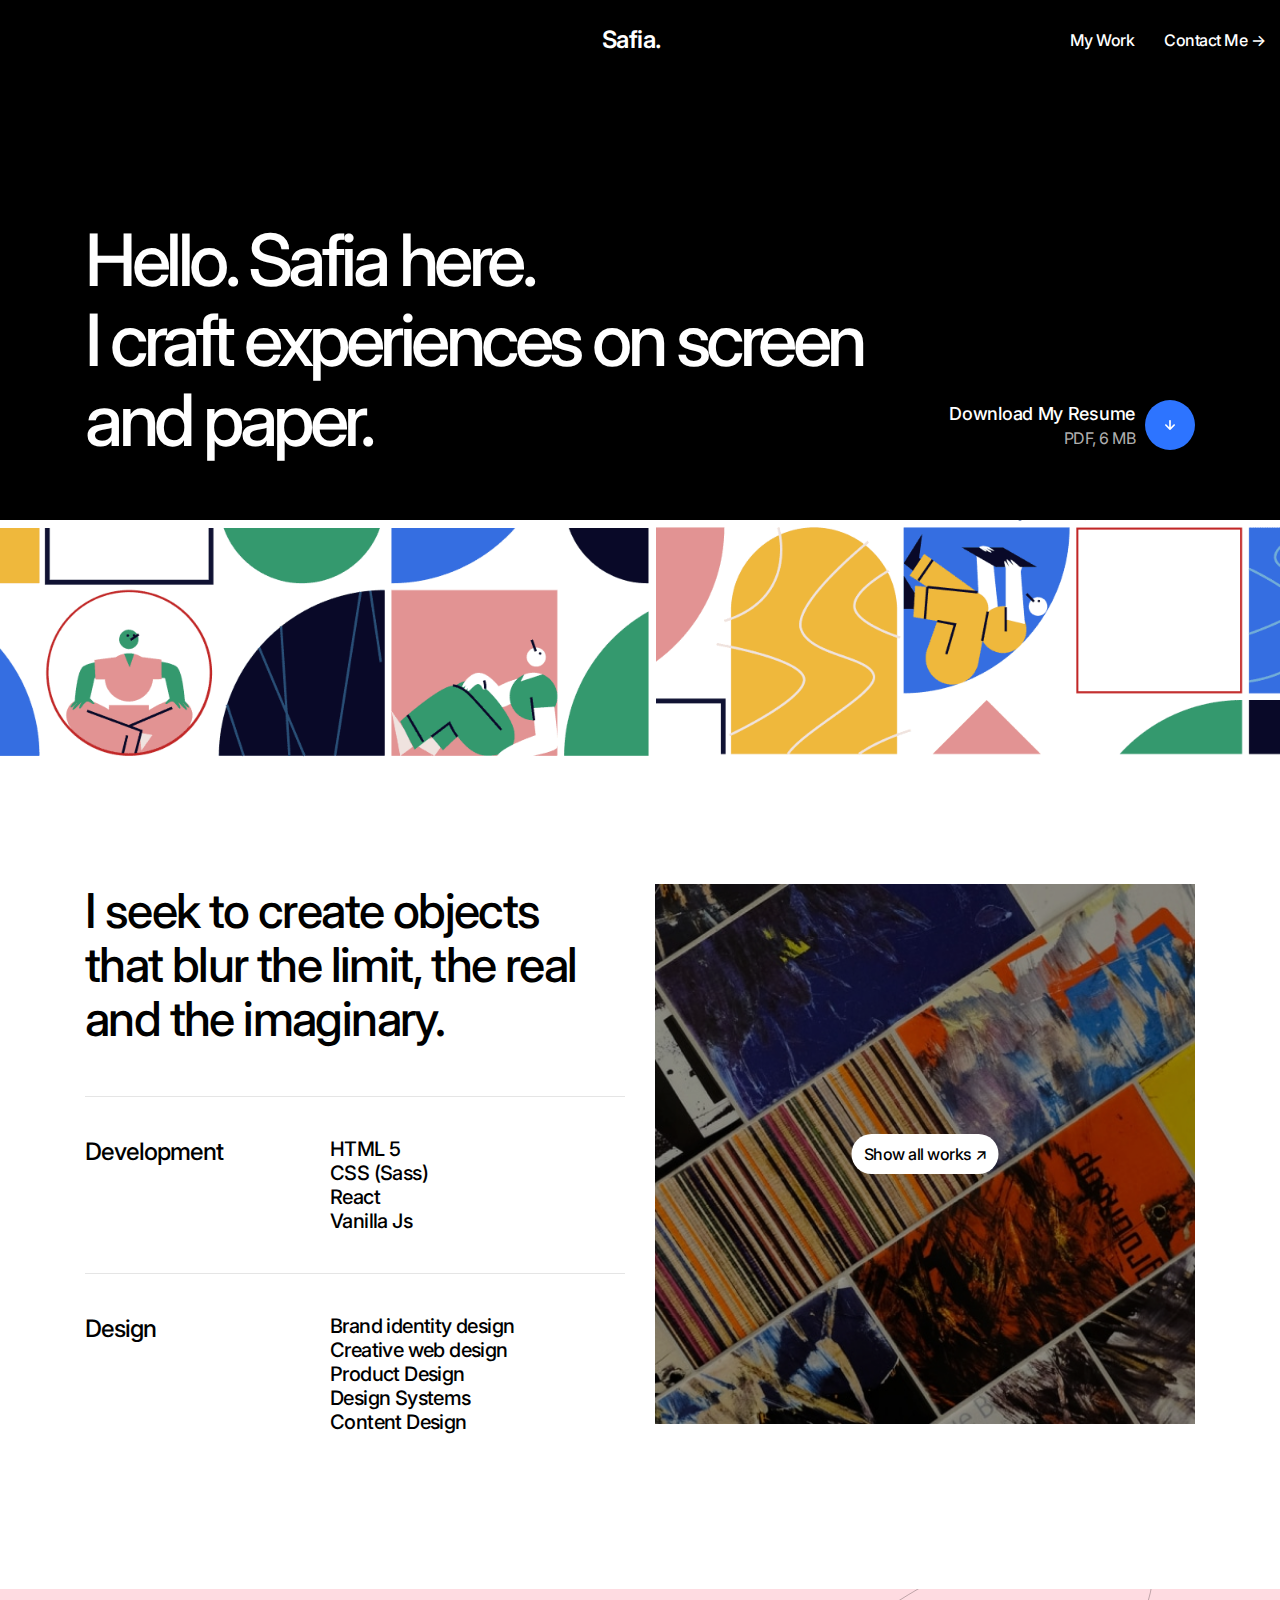
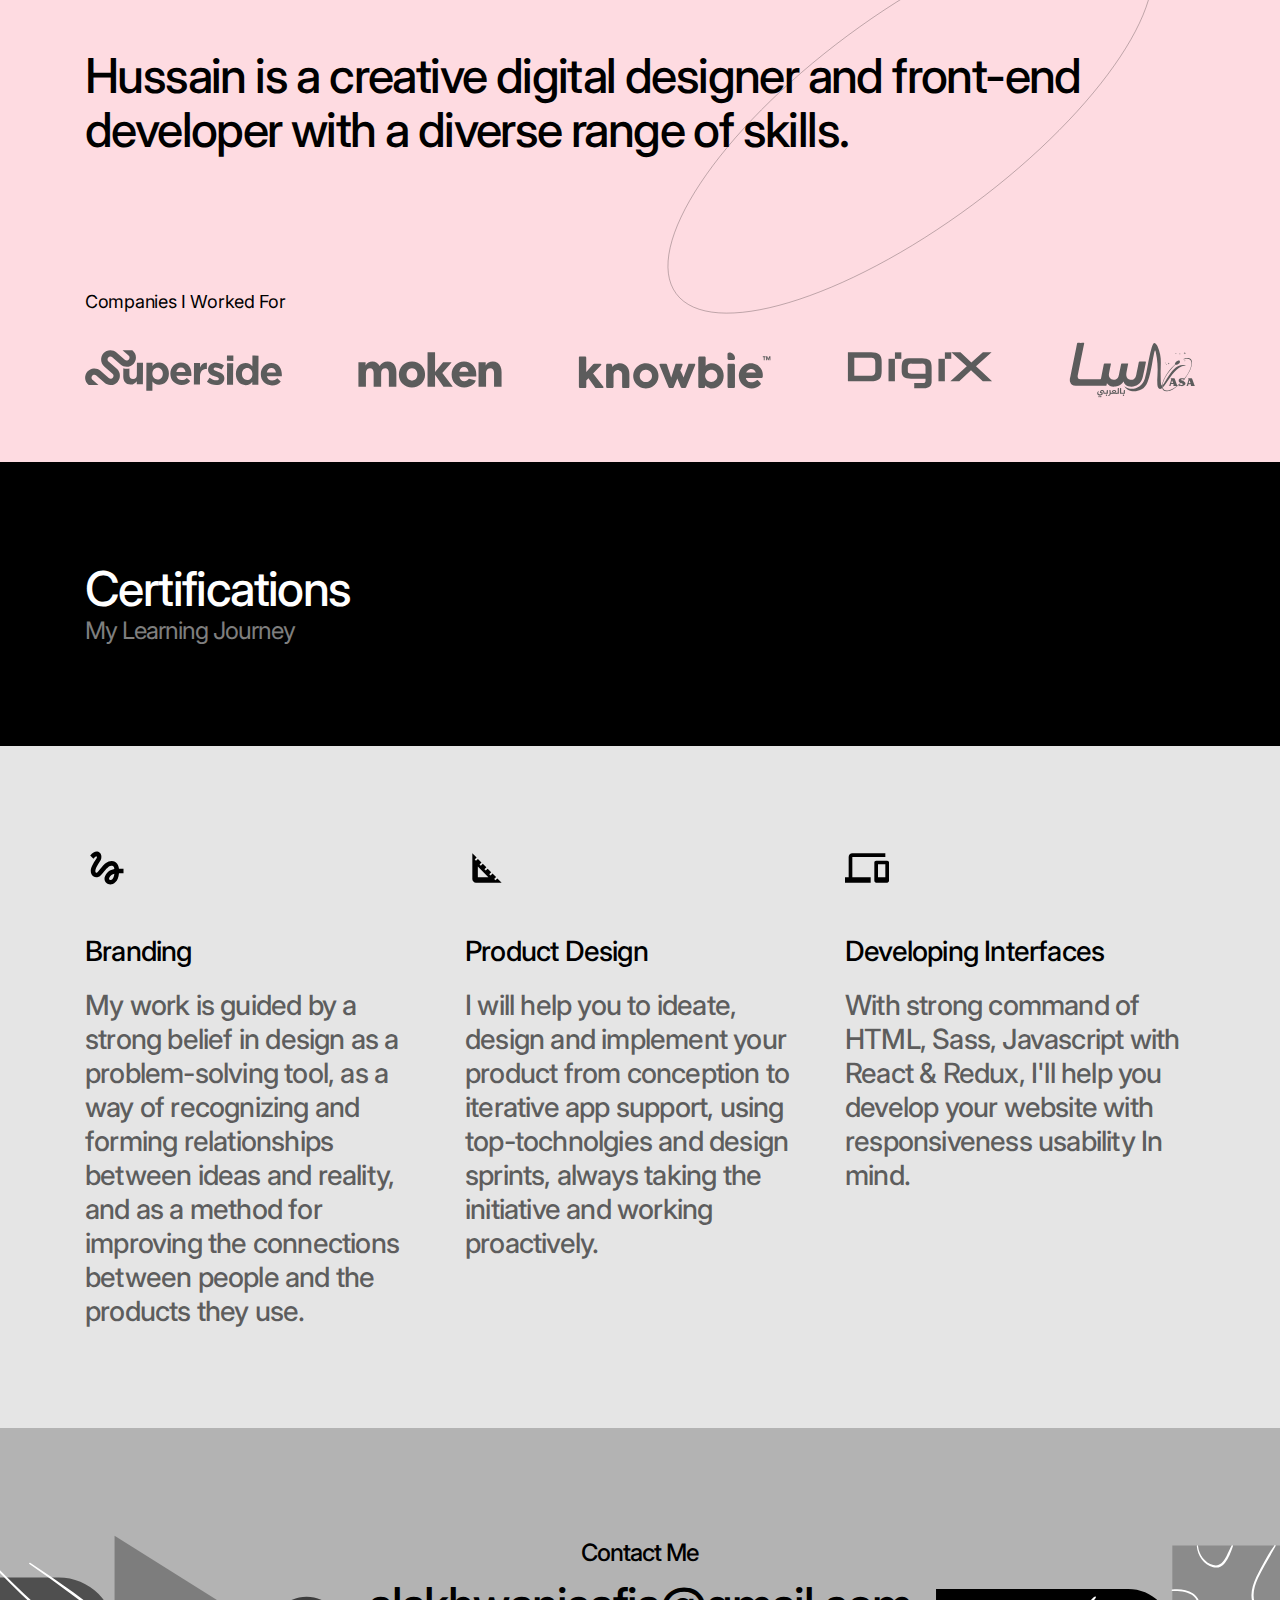
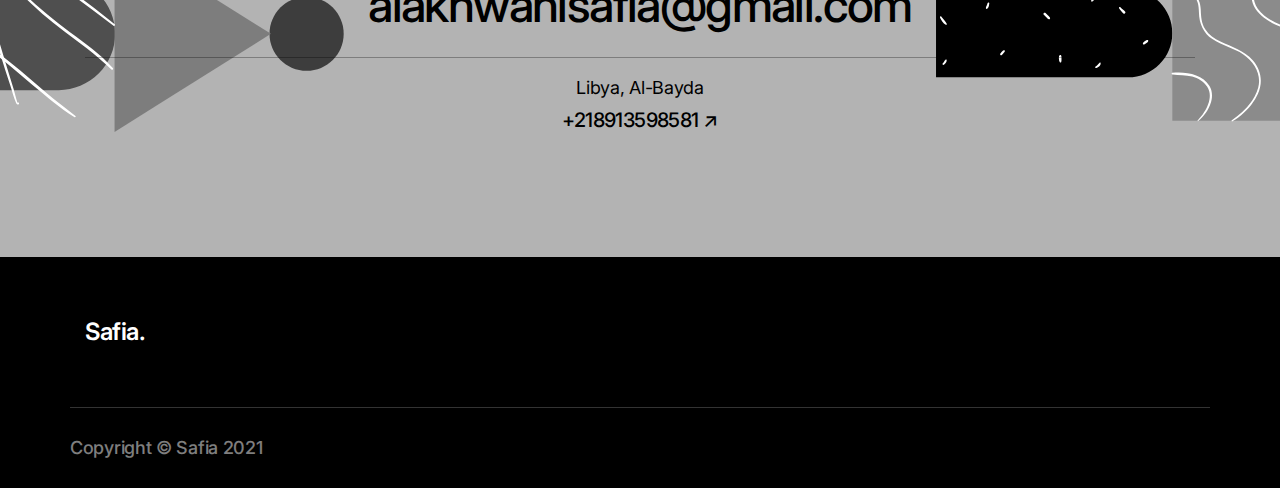
<file: index.html>
<!DOCTYPE html>
<html>
	<head>
		<meta charset="utf-8" >
		<meta http-equiv="Content-Language" content="en">
		<title>Landing</title>
		<meta name="viewport" content="width=device-width, initial-scale=1">
		<link href="css/all.css" rel="stylesheet" />
		<link href="css/index.css" rel="stylesheet" />
		<link rel="apple-touch-icon-precomposed" sizes="57x57" href="i/apple-touch-icon-57x57.png" />
		<link rel="apple-touch-icon-precomposed" sizes="114x114" href="i/apple-touch-icon-114x114.png" />
		<link rel="apple-touch-icon-precomposed" sizes="72x72" href="i/apple-touch-icon-72x72.png" />
		<link rel="apple-touch-icon-precomposed" sizes="144x144" href="i/apple-touch-icon-144x144.png" />
		<link rel="apple-touch-icon-precomposed" sizes="60x60" href="i/apple-touch-icon-60x60.png" />
		<link rel="apple-touch-icon-precomposed" sizes="120x120" href="i/apple-touch-icon-120x120.png" />
		<link rel="apple-touch-icon-precomposed" sizes="76x76" href="i/apple-touch-icon-76x76.png" />
		<link rel="apple-touch-icon-precomposed" sizes="152x152" href="i/apple-touch-icon-152x152.png" />
		<link rel="icon" type="image/png" href="i/favicon-196x196.png" sizes="196x196" />
		<link rel="icon" type="image/png" href="i/favicon-96x96.png" sizes="96x96" />
		<link rel="icon" type="image/png" href="i/favicon-32x32.png" sizes="32x32" />
		<link rel="icon" type="image/png" href="i/favicon-16x16.png" sizes="16x16" />
		<link rel="icon" type="image/png" href="i/favicon-128.png" sizes="128x128" />
		<meta name="application-name" content="&nbsp;"/>
		<meta name="msapplication-TileColor" content="#FFFFFF" />
		<meta name="msapplication-TileImage" content="mstile-144x144.png" />
		<meta name="msapplication-square70x70logo" content="mstile-70x70.png" />
		<meta name="msapplication-square150x150logo" content="mstile-150x150.png" />
		<meta name="msapplication-wide310x150logo" content="mstile-310x150.png" />
		<meta name="msapplication-square310x310logo" content="mstile-310x310.png" />
		<link rel="preconnect" href="https://fonts.gstatic.com">
		<link href="https://fonts.googleapis.com/css2?family=Inter:wght@100;200;300;400;500;600;700;800;900&display=swap" rel="stylesheet">
		<script src="js/jquery.min.js"></script>
	</head>
	<body class="index">
		<svg id="customSvgLibrary" xmlns="http://www.w3.org/2000/svg" style="display:none">
			<symbol id="arrow-down" viewBox="0 0 20 20"><path d="M14.7583 9.40833C14.6809 9.33023 14.5887 9.26823 14.4871 9.22592C14.3856 9.18362 14.2767 9.16183 14.1667 9.16183C14.0566 9.16183 13.9477 9.18362 13.8462 9.22592C13.7446 9.26823 13.6525 9.33023 13.575 9.40833L10.8333 12.1583V5.83333C10.8333 5.61232 10.7455 5.40036 10.5892 5.24408C10.433 5.0878 10.221 5 9.99999 5C9.77898 5 9.56702 5.0878 9.41074 5.24408C9.25446 5.40036 9.16666 5.61232 9.16666 5.83333V12.1583L6.42499 9.40833C6.26807 9.25141 6.05524 9.16326 5.83333 9.16326C5.61141 9.16326 5.39858 9.25141 5.24166 9.40833C5.08474 9.56525 4.99658 9.77808 4.99658 10C4.99658 10.2219 5.08474 10.4347 5.24166 10.5917L9.40833 14.7583C9.48758 14.8342 9.58103 14.8937 9.68333 14.9333C9.78308 14.9774 9.89093 15.0002 9.99999 15.0002C10.1091 15.0002 10.2169 14.9774 10.3167 14.9333C10.419 14.8937 10.5124 14.8342 10.5917 14.7583L14.7583 10.5917C14.8364 10.5142 14.8984 10.422 14.9407 10.3205C14.983 10.2189 15.0048 10.11 15.0048 10C15.0048 9.88999 14.983 9.78107 14.9407 9.67952C14.8984 9.57797 14.8364 9.4858 14.7583 9.40833V9.40833Z" fill="white"/></symbol>	
			<symbol id="setup" viewBox="0 0 24 24"><path d="M20 8.18V3C20 2.73478 19.8947 2.48043 19.7071 2.29289C19.5196 2.10536 19.2653 2 19 2C18.7348 2 18.4805 2.10536 18.2929 2.29289C18.1054 2.48043 18 2.73478 18 3V8.18C17.4209 8.3902 16.9205 8.77363 16.5669 9.27816C16.2133 9.7827 16.0236 10.3839 16.0236 11C16.0236 11.6161 16.2133 12.2173 16.5669 12.7218C16.9205 13.2264 17.4209 13.6098 18 13.82V21C18 21.2652 18.1054 21.5196 18.2929 21.7071C18.4805 21.8946 18.7348 22 19 22C19.2653 22 19.5196 21.8946 19.7071 21.7071C19.8947 21.5196 20 21.2652 20 21V13.82C20.5792 13.6098 21.0796 13.2264 21.4332 12.7218C21.7868 12.2173 21.9765 11.6161 21.9765 11C21.9765 10.3839 21.7868 9.7827 21.4332 9.27816C21.0796 8.77363 20.5792 8.3902 20 8.18ZM19 12C18.8023 12 18.6089 11.9414 18.4445 11.8315C18.28 11.7216 18.1518 11.5654 18.0762 11.3827C18.0005 11.2 17.9807 10.9989 18.0193 10.8049C18.0578 10.6109 18.1531 10.4327 18.2929 10.2929C18.4328 10.153 18.611 10.0578 18.8049 10.0192C18.9989 9.98063 19.2 10.0004 19.3827 10.0761C19.5654 10.1518 19.7216 10.28 19.8315 10.4444C19.9414 10.6089 20 10.8022 20 11C20 11.2652 19.8947 11.5196 19.7071 11.7071C19.5196 11.8946 19.2653 12 19 12ZM13 14.18V3C13 2.73478 12.8947 2.48043 12.7071 2.29289C12.5196 2.10536 12.2653 2 12 2C11.7348 2 11.4805 2.10536 11.2929 2.29289C11.1054 2.48043 11 2.73478 11 3V14.18C10.4209 14.3902 9.9205 14.7736 9.56688 15.2782C9.21326 15.7827 9.02356 16.3839 9.02356 17C9.02356 17.6161 9.21326 18.2173 9.56688 18.7218C9.9205 19.2264 10.4209 19.6098 11 19.82V21C11 21.2652 11.1054 21.5196 11.2929 21.7071C11.4805 21.8946 11.7348 22 12 22C12.2653 22 12.5196 21.8946 12.7071 21.7071C12.8947 21.5196 13 21.2652 13 21V19.82C13.5792 19.6098 14.0796 19.2264 14.4332 18.7218C14.7868 18.2173 14.9765 17.6161 14.9765 17C14.9765 16.3839 14.7868 15.7827 14.4332 15.2782C14.0796 14.7736 13.5792 14.3902 13 14.18ZM12 18C11.8023 18 11.6089 17.9414 11.4445 17.8315C11.28 17.7216 11.1518 17.5654 11.0762 17.3827C11.0005 17.2 10.9807 16.9989 11.0193 16.8049C11.0578 16.6109 11.1531 16.4327 11.2929 16.2929C11.4328 16.153 11.611 16.0578 11.8049 16.0192C11.9989 15.9806 12.2 16.0004 12.3827 16.0761C12.5654 16.1518 12.7216 16.28 12.8315 16.4444C12.9414 16.6089 13 16.8022 13 17C13 17.2652 12.8947 17.5196 12.7071 17.7071C12.5196 17.8946 12.2653 18 12 18ZM6.00004 6.18V3C6.00004 2.73478 5.89468 2.48043 5.70714 2.29289C5.51961 2.10536 5.26525 2 5.00004 2C4.73482 2 4.48047 2.10536 4.29293 2.29289C4.10539 2.48043 4.00004 2.73478 4.00004 3V6.18C3.42088 6.3902 2.9205 6.77363 2.56688 7.27817C2.21326 7.7827 2.02356 8.38388 2.02356 9C2.02356 9.61612 2.21326 10.2173 2.56688 10.7218C2.9205 11.2264 3.42088 11.6098 4.00004 11.82V21C4.00004 21.2652 4.10539 21.5196 4.29293 21.7071C4.48047 21.8946 4.73482 22 5.00004 22C5.26525 22 5.51961 21.8946 5.70714 21.7071C5.89468 21.5196 6.00004 21.2652 6.00004 21V11.82C6.57919 11.6098 7.07958 11.2264 7.43319 10.7218C7.78681 10.2173 7.97651 9.61612 7.97651 9C7.97651 8.38388 7.78681 7.7827 7.43319 7.27817C7.07958 6.77363 6.57919 6.3902 6.00004 6.18ZM5.00004 10C4.80225 10 4.60892 9.94135 4.44447 9.83147C4.28002 9.72159 4.15184 9.56541 4.07616 9.38268C4.00047 9.19996 3.98067 8.99889 4.01925 8.80491C4.05784 8.61093 4.15308 8.43275 4.29293 8.29289C4.43278 8.15304 4.61097 8.0578 4.80495 8.01921C4.99893 7.98063 5.19999 8.00043 5.38272 8.07612C5.56545 8.15181 5.72162 8.27998 5.83151 8.44443C5.94139 8.60888 6.00004 8.80222 6.00004 9C6.00004 9.26522 5.89468 9.51957 5.70714 9.70711C5.51961 9.89464 5.26525 10 5.00004 10Z" fill="black"/></symbol>	
			<symbol id="eye" viewBox="0 0 24 24"><path d="M21.9199 11.6C19.8999 6.91 16.0999 4 11.9999 4C7.89994 4 4.09994 6.91 2.07994 11.6C2.02488 11.7262 1.99646 11.8623 1.99646 12C1.99646 12.1377 2.02488 12.2738 2.07994 12.4C4.09994 17.09 7.89994 20 11.9999 20C16.0999 20 19.8999 17.09 21.9199 12.4C21.975 12.2738 22.0034 12.1377 22.0034 12C22.0034 11.8623 21.975 11.7262 21.9199 11.6ZM11.9999 18C8.82994 18 5.82994 15.71 4.09994 12C5.82994 8.29 8.82994 6 11.9999 6C15.1699 6 18.1699 8.29 19.8999 12C18.1699 15.71 15.1699 18 11.9999 18ZM11.9999 8C11.2088 8 10.4355 8.2346 9.77766 8.67412C9.11987 9.11365 8.60718 9.73836 8.30443 10.4693C8.00168 11.2002 7.92246 12.0044 8.0768 12.7804C8.23114 13.5563 8.61211 14.269 9.17152 14.8284C9.73093 15.3878 10.4437 15.7688 11.2196 15.9231C11.9955 16.0775 12.7998 15.9983 13.5307 15.6955C14.2616 15.3928 14.8863 14.8801 15.3258 14.2223C15.7653 13.5645 15.9999 12.7911 15.9999 12C15.9999 10.9391 15.5785 9.92172 14.8284 9.17157C14.0782 8.42143 13.0608 8 11.9999 8ZM11.9999 14C11.6044 14 11.2177 13.8827 10.8888 13.6629C10.5599 13.4432 10.3036 13.1308 10.1522 12.7654C10.0008 12.3999 9.9612 11.9978 10.0384 11.6098C10.1155 11.2219 10.306 10.8655 10.5857 10.5858C10.8654 10.3061 11.2218 10.1156 11.6098 10.0384C11.9977 9.96126 12.3999 10.0009 12.7653 10.1522C13.1308 10.3036 13.4431 10.56 13.6629 10.8889C13.8826 11.2178 13.9999 11.6044 13.9999 12C13.9999 12.5304 13.7892 13.0391 13.4142 13.4142C13.0391 13.7893 12.5304 14 11.9999 14Z" fill="black"/></symbol>	
			<symbol id="clock" viewBox="0 0 24 24"><path d="M15.098 12.634L13 11.423V7C13 6.73478 12.8946 6.48043 12.7071 6.29289C12.5196 6.10536 12.2652 6 12 6C11.7348 6 11.4804 6.10536 11.2929 6.29289C11.1054 6.48043 11 6.73478 11 7V12C11 12.1755 11.0462 12.348 11.134 12.5C11.2218 12.652 11.348 12.7782 11.5 12.866L14.098 14.366C14.2118 14.4327 14.3376 14.4762 14.4683 14.4941C14.5989 14.512 14.7319 14.5038 14.8594 14.4701C14.9869 14.4364 15.1064 14.3778 15.2112 14.2977C15.3159 14.2176 15.4038 14.1175 15.4698 14.0033C15.5357 13.8891 15.5784 13.763 15.5954 13.6322C15.6124 13.5014 15.6034 13.3686 15.5688 13.2413C15.5343 13.114 15.4749 12.9949 15.3941 12.8906C15.3133 12.7864 15.2127 12.6992 15.098 12.634ZM12 2C10.0222 2 8.08879 2.58649 6.4443 3.6853C4.79981 4.78412 3.51809 6.3459 2.76121 8.17317C2.00433 10.0004 1.8063 12.0111 2.19215 13.9509C2.578 15.8907 3.53041 17.6725 4.92894 19.0711C6.32746 20.4696 8.10929 21.422 10.0491 21.8079C11.9889 22.1937 13.9996 21.9957 15.8268 21.2388C17.6541 20.4819 19.2159 19.2002 20.3147 17.5557C21.4135 15.9112 22 13.9778 22 12C21.9971 9.34873 20.9426 6.80688 19.0679 4.93215C17.1931 3.05742 14.6513 2.00291 12 2ZM12 20C10.4178 20 8.87104 19.5308 7.55544 18.6518C6.23985 17.7727 5.21447 16.5233 4.60897 15.0615C4.00347 13.5997 3.84504 11.9911 4.15372 10.4393C4.4624 8.88743 5.22433 7.46197 6.34315 6.34315C7.46197 5.22433 8.88743 4.4624 10.4393 4.15372C11.9911 3.84504 13.5997 4.00346 15.0615 4.60896C16.5233 5.21447 17.7727 6.23984 18.6518 7.55544C19.5308 8.87103 20 10.4177 20 12C19.9974 14.1209 19.1537 16.1542 17.6539 17.6539C16.1542 19.1536 14.1209 19.9974 12 20Z" fill="black"/></symbol>	
			<symbol id="fb" viewBox="0 0 18 18"><path fill-rule="evenodd" clip-rule="evenodd" d="M17.3333 9.00033C17.3333 4.39866 13.6016 0.666992 8.99996 0.666992C4.39829 0.666992 0.666626 4.39866 0.666626 9.00033C0.666626 13.602 4.39829 17.3337 8.99996 17.3337C9.04891 17.3337 9.09762 17.3326 9.14644 17.3318V10.8446H7.35608V8.75809H9.14644V7.22268C9.14644 5.44198 10.2335 4.47279 11.8219 4.47279C12.5826 4.47279 13.2364 4.5295 13.427 4.5548V6.41587H12.3317C11.4676 6.41587 11.3002 6.82658 11.3002 7.42918V8.75809H13.3665L13.0972 10.8446H11.3002V17.0117C14.7834 16.0131 17.3333 12.8041 17.3333 9.00033Z" fill=""/></symbol>	
			<symbol id="ig" viewBox="0 0 18 18"><path fill-rule="evenodd" clip-rule="evenodd" d="M10.0733 0.667096C11.3923 0.670688 11.7151 0.683581 12.4422 0.718091C13.328 0.757138 13.9338 0.900352 14.4645 1.10551C15.0181 1.31384 15.5229 1.64275 15.9398 2.06603C16.3665 2.48282 16.6921 2.9842 16.9038 3.54421C17.109 4.07178 17.2523 4.68063 17.2913 5.56624C17.3248 6.32817 17.332 6.64512 17.3334 8.14518L17.3335 9.45689C17.3321 11.3078 17.3211 11.611 17.2848 12.4364C17.2458 13.322 17.1024 13.9277 16.8973 14.4585C16.4642 15.5785 15.5784 16.4641 14.458 16.8972C13.9305 17.1023 13.3215 17.2455 12.4357 17.2846C11.5466 17.3238 11.2633 17.3334 8.99994 17.3334L8.76489 17.3334C6.71554 17.3327 6.42138 17.3224 5.56416 17.2846C4.67825 17.2455 4.07259 17.1023 3.54172 16.8972C2.98809 16.6888 2.48331 16.3599 2.06643 15.9366C1.64306 15.5198 1.31422 15.0185 1.10254 14.4585C0.89734 13.9309 0.753971 13.322 0.714916 12.4364C0.682836 11.7062 0.670498 11.3847 0.667114 10.039L0.667219 7.93139C0.670811 6.61262 0.683707 6.28993 0.718224 5.56294C0.757278 4.67733 0.90052 4.07178 1.10572 3.54103C1.31422 2.98751 1.64306 2.48282 2.06643 2.06603C2.48331 1.63944 2.98478 1.31384 3.54503 1.1022C4.07258 0.897172 4.68156 0.753831 5.56734 0.714785C6.29767 0.68271 6.61924 0.670375 7.96529 0.666992L10.0733 0.667096ZM9.87873 2.1807H8.14178C6.69373 2.18353 6.3913 2.19557 5.64227 2.22883C4.83141 2.2647 4.38846 2.40142 4.09536 2.51539C3.73382 2.64881 3.40815 2.86045 3.13795 3.13721C2.85783 3.4043 2.64614 3.73308 2.51257 4.09455C2.39858 4.38759 2.26183 4.82715 2.22608 5.64116C2.1898 6.4521 2.17883 6.74105 2.1774 8.5448V9.4708C2.17883 11.2742 2.1898 11.5606 2.22608 12.3746C2.26183 13.1853 2.39858 13.6282 2.51257 13.9212C2.64614 14.2826 2.85782 14.6082 3.13464 14.8784C3.40166 15.1552 3.73064 15.3668 4.09205 15.5004C4.38515 15.6144 4.8248 15.7511 5.63896 15.7868C6.38529 15.8202 6.68962 15.8321 8.13837 15.835H9.8743C11.3224 15.8321 11.6247 15.8202 12.3738 15.7868C13.1847 15.7511 13.6276 15.6144 13.9207 15.5004C14.6469 15.2203 15.2233 14.644 15.5035 13.9179C15.6175 13.6249 15.7542 13.1853 15.7901 12.3713C15.8248 11.5899 15.8364 11.2972 15.8385 9.67994V8.3356C15.8364 6.71775 15.8248 6.4226 15.7901 5.64116C15.7542 4.83033 15.6175 4.38759 15.5035 4.09455C15.3699 3.73308 15.1582 3.40748 14.8814 3.13721C14.6144 2.86045 14.2854 2.64881 13.924 2.51539C13.6309 2.40142 13.1912 2.2647 12.3771 2.22883C11.6307 2.19557 11.3288 2.18353 9.87873 2.1807ZM9.00312 4.71968C11.3675 4.71968 13.2856 6.63742 13.2856 9.00134C13.2856 11.3653 11.3675 13.283 9.00312 13.283C6.63886 13.283 4.72061 11.3653 4.72061 9.00134C4.72061 6.63742 6.63886 4.71968 9.00312 4.71968ZM9.00312 6.22393C7.46931 6.22393 6.22516 7.4677 6.22516 9.00134C6.22516 10.535 7.46931 11.7787 9.00312 11.7787C10.5371 11.7787 11.7811 10.535 11.7811 9.00134C11.7811 7.4677 10.5371 6.22393 9.00312 6.22393ZM13.455 3.55082C14.0072 3.55082 14.4548 3.99827 14.4548 4.55039C14.4548 5.10239 14.0072 5.54996 13.455 5.54996C12.9028 5.54996 12.4552 5.10239 12.4552 4.55039C12.4552 3.99827 12.9028 3.55082 13.455 3.55082Z" fill=""/></symbol>	
			<symbol id="twitter" viewBox="0 0 18 14"><path fill-rule="evenodd" clip-rule="evenodd" d="M17.3333 1.91147C16.7135 2.17916 16.0531 2.3566 15.3645 2.44275C16.0729 2.02634 16.6135 1.37198 16.8677 0.583264C16.2073 0.970957 15.4781 1.2448 14.701 1.39762C14.0739 0.740187 13.1802 0.333008 12.2052 0.333008C10.3135 0.333008 8.79058 1.8448 8.79058 3.69814C8.79058 3.9648 8.8135 4.22121 8.86975 4.46531C6.02913 4.3289 3.51558 2.98839 1.82704 0.946341C1.53225 1.44993 1.35933 2.02634 1.35933 2.64685C1.35933 3.81198 1.96871 4.8448 2.87704 5.44275C2.32808 5.43249 1.78954 5.27557 1.33329 5.02839C1.33329 5.03865 1.33329 5.05198 1.33329 5.06531C1.33329 6.70019 2.51767 8.05814 4.07079 8.37096C3.79267 8.44583 3.48954 8.48172 3.17496 8.48172C2.95621 8.48172 2.73538 8.46942 2.52808 8.42429C2.97079 9.7566 4.22704 10.7361 5.72079 10.7679C4.55829 11.6633 3.08225 12.2028 1.48433 12.2028C1.20413 12.2028 0.935376 12.1904 0.666626 12.1566C2.18017 13.1176 3.97392 13.6663 5.90829 13.6663C12.1958 13.6663 15.6333 8.53814 15.6333 4.09301C15.6333 3.94429 15.6281 3.8007 15.6208 3.65814C16.2989 3.18429 16.8687 2.59249 17.3333 1.91147Z" fill=""/></symbol>	
			<symbol id="arrow-left" viewBox="0 0 24 24"><path d="M16.9999 11.0002H9.4099L12.7099 7.71019C12.8982 7.52188 13.004 7.26649 13.004 7.00019C13.004 6.73388 12.8982 6.47849 12.7099 6.29019C12.5216 6.10188 12.2662 5.99609 11.9999 5.99609C11.7336 5.99609 11.4782 6.10188 11.2899 6.29019L6.2899 11.2902C6.19886 11.3853 6.12749 11.4974 6.0799 11.6202C5.97988 11.8636 5.97988 12.1367 6.0799 12.3802C6.12749 12.5029 6.19886 12.6151 6.2899 12.7102L11.2899 17.7102C11.3829 17.8039 11.4935 17.8783 11.6153 17.9291C11.7372 17.9798 11.8679 18.006 11.9999 18.006C12.1319 18.006 12.2626 17.9798 12.3845 17.9291C12.5063 17.8783 12.6169 17.8039 12.7099 17.7102C12.8036 17.6172 12.878 17.5066 12.9288 17.3848C12.9796 17.2629 13.0057 17.1322 13.0057 17.0002C13.0057 16.8682 12.9796 16.7375 12.9288 16.6156C12.878 16.4937 12.8036 16.3831 12.7099 16.2902L9.4099 13.0002H16.9999C17.2651 13.0002 17.5195 12.8948 17.707 12.7073C17.8945 12.5198 17.9999 12.2654 17.9999 12.0002C17.9999 11.735 17.8945 11.4806 17.707 11.2931C17.5195 11.1055 17.2651 11.0002 16.9999 11.0002Z" fill=""/></symbol>	
			<symbol id="arrow-right" viewBox="0 0 24 24"><path d="M17.92 11.6202C17.8724 11.4974 17.801 11.3853 17.71 11.2902L12.71 6.29019C12.6168 6.19695 12.5061 6.12299 12.3842 6.07253C12.2624 6.02207 12.1319 5.99609 12 5.99609C11.7337 5.99609 11.4783 6.10188 11.29 6.29019C11.1968 6.38342 11.1228 6.49411 11.0723 6.61594C11.0219 6.73776 10.9959 6.86833 10.9959 7.00019C10.9959 7.26649 11.1017 7.52188 11.29 7.71019L14.59 11.0002H7C6.73478 11.0002 6.48043 11.1055 6.29289 11.2931C6.10536 11.4806 6 11.735 6 12.0002C6 12.2654 6.10536 12.5198 6.29289 12.7073C6.48043 12.8948 6.73478 13.0002 7 13.0002H14.59L11.29 16.2902C11.1963 16.3831 11.1219 16.4937 11.0711 16.6156C11.0203 16.7375 10.9942 16.8682 10.9942 17.0002C10.9942 17.1322 11.0203 17.2629 11.0711 17.3848C11.1219 17.5066 11.1963 17.6172 11.29 17.7102C11.383 17.8039 11.4936 17.8783 11.6154 17.9291C11.7373 17.9798 11.868 18.006 12 18.006C12.132 18.006 12.2627 17.9798 12.3846 17.9291C12.5064 17.8783 12.617 17.8039 12.71 17.7102L17.71 12.7102C17.801 12.6151 17.8724 12.5029 17.92 12.3802C18.02 12.1367 18.02 11.8636 17.92 11.6202Z" fill=""/></symbol>	
			<symbol id="flash" viewBox="0 0 20 20"><path d="M17.0834 7.49967H10.4167L11.2501 0.833008L2.91675 12.4997H9.58342L8.75008 19.1663L17.0834 7.49967Z" fill=""/></symbol>	
			<symbol id="heart" viewBox="0 0 20 20"><path d="M16.8001 4.16648C15.9167 3.28082 14.7457 2.74026 13.4987 2.64245C12.2516 2.54465 11.0107 2.89603 10.0001 3.63315C8.93978 2.84451 7.62006 2.48691 6.30667 2.63234C4.99327 2.77778 3.78377 3.41546 2.92171 4.41697C2.05966 5.41847 1.60909 6.70941 1.66073 8.02982C1.71238 9.35024 2.26242 10.602 3.20007 11.5331L8.37507 16.7165C8.80842 17.143 9.39206 17.382 10.0001 17.382C10.6081 17.382 11.1917 17.143 11.6251 16.7165L16.8001 11.5331C17.7731 10.5542 18.3192 9.23004 18.3192 7.84981C18.3192 6.46958 17.7731 5.14542 16.8001 4.16648V4.16648ZM15.6251 10.3831L10.4501 15.5581C10.3912 15.6176 10.3211 15.6648 10.2439 15.697C10.1666 15.7292 10.0838 15.7458 10.0001 15.7458C9.91638 15.7458 9.83352 15.7292 9.75628 15.697C9.67904 15.6648 9.60896 15.6176 9.55007 15.5581L4.37507 10.3581C3.72153 9.6901 3.35558 8.7927 3.35558 7.85815C3.35558 6.92359 3.72153 6.02619 4.37507 5.35815C5.04103 4.70064 5.93921 4.33195 6.87507 4.33195C7.81092 4.33195 8.7091 4.70064 9.37507 5.35815C9.45254 5.43625 9.5447 5.49825 9.64625 5.54056C9.7478 5.58286 9.85672 5.60464 9.96673 5.60464C10.0767 5.60464 10.1857 5.58286 10.2872 5.54056C10.3888 5.49825 10.4809 5.43625 10.5584 5.35815C11.2244 4.70064 12.1225 4.33195 13.0584 4.33195C13.9943 4.33195 14.8924 4.70064 15.5584 5.35815C16.2209 6.01744 16.5989 6.90997 16.6114 7.84455C16.6238 8.77913 16.2698 9.68142 15.6251 10.3581V10.3831Z" fill=""/></symbol>	
			<symbol id="camera" viewBox="0 0 20 20"><path d="M15.8334 5.41701H14.7667L14.5001 4.58368C14.3272 4.0947 14.0065 3.6716 13.5825 3.37298C13.1585 3.07436 12.652 2.91501 12.1334 2.91701H7.86675C7.34304 2.91799 6.83286 3.08341 6.40822 3.38993C5.98358 3.69645 5.66592 4.12859 5.50008 4.62534L5.23341 5.45868H4.16675C3.50371 5.45868 2.86782 5.72207 2.39898 6.19091C1.93014 6.65975 1.66675 7.29564 1.66675 7.95868V14.6253C1.66675 15.2884 1.93014 15.9243 2.39898 16.3931C2.86782 16.862 3.50371 17.1253 4.16675 17.1253H15.8334C16.4965 17.1253 17.1323 16.862 17.6012 16.3931C18.07 15.9243 18.3334 15.2884 18.3334 14.6253V7.95868C18.3389 7.62688 18.2784 7.29731 18.1552 6.98917C18.032 6.68103 17.8488 6.40049 17.6161 6.16391C17.3834 5.92734 17.1059 5.73945 16.7998 5.61122C16.4938 5.48298 16.1653 5.41696 15.8334 5.41701V5.41701ZM16.6667 14.5837C16.6667 14.8047 16.579 15.0167 16.4227 15.1729C16.2664 15.3292 16.0544 15.417 15.8334 15.417H4.16675C3.94573 15.417 3.73377 15.3292 3.57749 15.1729C3.42121 15.0167 3.33341 14.8047 3.33341 14.5837V7.91701C3.33341 7.696 3.42121 7.48404 3.57749 7.32776C3.73377 7.17148 3.94573 7.08368 4.16675 7.08368H5.83341C6.01514 7.09316 6.19497 7.04291 6.34544 6.94058C6.49592 6.83826 6.60877 6.6895 6.66675 6.51701L7.11675 5.15034C7.17265 4.98483 7.27916 4.84107 7.42122 4.73938C7.56328 4.63769 7.73371 4.58323 7.90841 4.58368H12.1751C12.3498 4.58323 12.5202 4.63769 12.6623 4.73938C12.8043 4.84107 12.9108 4.98483 12.9667 5.15034L13.4167 6.51701C13.4702 6.67597 13.5704 6.81509 13.7042 6.91619C13.838 7.01729 13.9992 7.07566 14.1667 7.08368H15.8334C16.0544 7.08368 16.2664 7.17148 16.4227 7.32776C16.579 7.48404 16.6667 7.696 16.6667 7.91701V14.5837ZM10.0001 7.08368C9.34081 7.08368 8.69634 7.27917 8.14818 7.64545C7.60002 8.01172 7.17277 8.53231 6.92048 9.1414C6.66819 9.75049 6.60218 10.4207 6.7308 11.0673C6.85941 11.7139 7.17688 12.3079 7.64306 12.774C8.10923 13.2402 8.70318 13.5577 9.34978 13.6863C9.99638 13.8149 10.6666 13.7489 11.2757 13.4966C11.8848 13.2443 12.4054 12.8171 12.7716 12.2689C13.1379 11.7207 13.3334 11.0763 13.3334 10.417C13.3334 9.53296 12.9822 8.68511 12.3571 8.05999C11.732 7.43487 10.8841 7.08368 10.0001 7.08368V7.08368ZM10.0001 12.0837C9.67045 12.0837 9.34821 11.9859 9.07413 11.8028C8.80005 11.6197 8.58643 11.3594 8.46028 11.0548C8.33414 10.7503 8.30113 10.4152 8.36544 10.0919C8.42975 9.76856 8.58848 9.47159 8.82157 9.2385C9.05466 9.00541 9.35163 8.84668 9.67493 8.78237C9.99823 8.71806 10.3333 8.75107 10.6379 8.87721C10.9424 9.00336 11.2027 9.21698 11.3859 9.49106C11.569 9.76514 11.6667 10.0874 11.6667 10.417C11.6667 10.859 11.4912 11.283 11.1786 11.5955C10.866 11.9081 10.4421 12.0837 10.0001 12.0837Z" fill=""/></symbol>	
			<symbol id="play-solid" viewBox="0 0 18 18"><path d="M14.8112 10.7065C16.0948 9.93093 16.0948 8.06952 14.8112 7.29402C14.3667 7.02546 14.0159 6.81457 13.9048 6.75026L6.65981 2.59526C6.5578 2.53635 6.24838 2.35117 5.8464 2.10941C4.51216 1.30697 2.80955 2.26467 2.81012 3.82162C2.8103 4.32914 2.81093 4.7223 2.81231 4.84526V13.1553C2.81093 13.2782 2.8103 13.6714 2.81012 14.1789C2.80955 15.7358 4.51216 16.6935 5.8464 15.8911C6.24838 15.6494 6.5578 15.4642 6.65981 15.4053L13.9048 11.2503C14.0159 11.1859 14.3667 10.975 14.8112 10.7065Z" fill=""/></symbol>	
			<symbol id="cross" viewBox="0 0 24 24"><path d="M17.6564 16.2427L13.4138 12L17.6564 7.7574C17.8439 7.56986 17.9493 7.31551 17.9493 7.05029C17.9493 6.78508 17.8439 6.53072 17.6564 6.34319C17.4689 6.15565 17.2145 6.05029 16.9493 6.05029C16.6841 6.05029 16.4297 6.15565 16.2422 6.34319L11.9996 10.5858L7.75691 6.34319C7.56938 6.15565 7.31502 6.05029 7.04981 6.05029C6.78459 6.05029 6.53023 6.15565 6.3427 6.34319C6.15516 6.53072 6.04981 6.78508 6.04981 7.05029C6.04981 7.31551 6.15516 7.56986 6.3427 7.7574L10.5853 12L6.3427 16.2427C6.15516 16.4302 6.0498 16.6846 6.0498 16.9498C6.0498 17.215 6.15516 17.4694 6.3427 17.6569C6.53023 17.8444 6.78459 17.9498 7.0498 17.9498C7.31502 17.9498 7.56938 17.8444 7.75691 17.6569L11.9996 13.4143L16.2422 17.6569C16.4297 17.8444 16.6841 17.9498 16.9493 17.9498C17.2145 17.9498 17.4689 17.8444 17.6564 17.6569C17.8439 17.4694 17.9493 17.215 17.9493 16.9498C17.9493 16.6846 17.8439 16.4302 17.6564 16.2427Z" fill="black"/></symbol>	
		</svg> 	
			<nav class="nav dark py-3">
				<div class="container-fluid">
					<div class="row justify-content-between align-items-center py-2">
						<div class="d-none d-lg-block col-lg-5"></div>
						<div class="col-5 col-sm-1 col-xxl-2"><div class="d-flex justify-content-xxl-center"><a class="logo text-white" href="index.html">Safia.</a></div></div>
						<div class="col-2 d-sm-none"><div class="hamburger"></div></div>
						<div class="mobile-menu col-sm-9 col-lg-5 pt-2 pt-sm-0">
							<div class="d-flex justify-content-end d-sm-none"><div class="close"></div></div>
							<div class="d-sm-flex justify-content-center justify-content-sm-end">
								<a class="caption-3 text-white me-sm-5 pb-5 pb-sm-0" href="portfolio.html">My Work</a>
								<a class="caption-3 text-white" href="mailto:huissenalkrimi@gmail.com">Contact Me →</a>
							</div>
						</div>
					</div>
				</div>
			</nav>
			<div class="block-1 bg-black text-white pt-5 pb-6">
				<div class="container pt-6 pt-2">
					<div class="row align-items-end pt-2 pb-2">
						<div class="col-12 col-md-7 col-lg-8 col-xl-9 col-xxl-7 mb-3 mb-md-0">
							<h1 class="pt-6">Hello. Safia here. <br/>I craft experiences on screen and paper.</h1>
						</div>
						<div class="col-12 col-md-5 col-lg-4 col-xl-3 col-xxl-5 pb-2">
							<div class="d-flex justify-content-md-end align-items-center">
								<div class="me-2 text-md-end">
									<a class="d-block caption-2 medium text-white pb-1" href="f">Download My Resume</a>
									<a class="d-block caption-3 grey-light-5" href="i/Hussain_Resume.pdf">PDF, 6 MB</a>
								</div>
								<a href="i/f" class="btn rounded accent medium-r download-btn">
									<svg width="20" height="20">
										<use xmlns:xlink="http://www.w3.org/1999/xlink" xlink:href="#arrow-down"></use>
									</svg>							
								</a>
							</div>
						</div>
					</div>
				</div>
			</div>
			<div class="block-2 overflow-hidden">
				<img class="w-full" src="i/arte-block-1-img.png" srcset="i/arte-block-1-img@2x.png 2x" alt="" /> 
			</div>
			<div class="block-3 mt-7 pt-5 mb-7 pb-5">
				<div class="container pt-3 pb-2">
					<div class="row align-items-start">
						<div class="col-lg-6 col-xl-6 col-xxl-7">
							<h3 class="col-xxl-10 mb-6">I seek to create objects that blur the limit, the real and the imaginary.</h3>
							<div class="col-xxl-10 d-flex flex-column flex-sm-row justify-content-center align-items-start mb-5 pt-5 pb-2 border-top-dark-2">
								<div class="col-sm-6 col-lg-5 col-xxl-6 pt-2 lead medium">Development</div>
								<ul class="col-sm-6 col-lg-7 col-xxl-6 pt-2">
									<li class="caption-1 medium">HTML 5</li>
									<li class="caption-1 medium">CSS (Sass)</li>
									<li class="caption-1 medium">React</li>
									<li class="caption-1 medium">Vanilla Js</li> 
								</ul>
							</div>
							<div class="col-xxl-10 d-flex flex-column flex-sm-row justify-content-center align-items-start mb-5 pt-5 pb-2 border-top-dark-2">
								<div class="col-sm-6 col-lg-5 col-xxl-6 pt-2 lead medium">Design</div>
								<ul class="col-sm-6 col-lg-7 col-xxl-6 pt-2">
									<li class="caption-1 medium">Brand identity design</li>
									<li class="caption-1 medium">Creative web design</li>
									<li class="caption-1 medium">Product Design</li>
									<li class="caption-1 medium">Design Systems</li>
									<li class="caption-1 medium">Content Design</li> 
								</ul>
							</div>						
						</div>
						<div class="col-lg-6 col-xl-6 col-xxl-5 img-container">
							<a href="portfolio.html">
								<div class="img-block d-flex"><img class="w-full" src="i/arte-block-2-img.jpg" srcset="i/arte-block-2-img@2x.jpg 2x" alt="" /></div>
								<a href="portfolio.html" class="btn white small">Show all works ↗</a>
							</a>
						</div>
					</div>
				</div>
			</div>
			<div class="block-4 pt-5 pb-6"> 
				<div class="container pt-5">
					<h3 class="col-xxl-10 pb-7 mb-6">Hussain is a creative digital designer and front-end developer with a diverse range of skills.</h3>
					<div class="pt-2 pb-5 caption-2">Companies I Worked For</div>
					<div class="pb-2 d-flex flex-wrap justify-content-between align-items-center">
					<a href="https://www.superside.com/"><img class="" src="i/superside.svg" srcset="i/superside.svg" alt="" /> </a>
					<a href="https://mokenstartups.com/#/"><img class="" src="i/moken.svg" srcset="i/moken.svg" alt="" /> </a>
					<a href="https://www.getknowbie.com/"><img class="" src="i/knowbie.svg" srcset="i/knowbie.svg" alt="" /> </a>
					<a href="https://www.digix.ly/"><img class="" src="i/digix.svg" srcset="i/digix.svg" alt="" /> </a>
					<a href="https://nasainarabic.net/main"><img class="" src="i/Nasa.svg" srcset="i/Nasa.svg" alt="" /> </a>

					</div>
				</div>
			</div>
			<div class="block-5 bg-black text-white pt-6 pb-6">
				<div class="container pt-6 pb-6">
					<div class="row justify-content-between align-items-stretch">
						<div class="col-lg-6 col-xl-4 col-xxl-3 mb-5 mb-lg-0">
							<div class="d-flex flex-column justify-content-between align-items-start h-full">
								<h3 class="mb-3 mb-lg-0">Certifications</h3>
								<div class="lead grey-light-4">My Learning Journey</div>
							</div>
						</div>
						</div>
					</div>
				</div>
			</div>

			<div class="block-7 bg-grey pt-6 pb-6">
				<div class="container pt-6 pb-6">
					<div class="row justify-content-between align-items-start">
						<div class="col-lg-4 mb-7 mb-lg-0">
							<img src="i/branding.svg" class="mb-5" width="44" height="44">
							<h5 class="pt-2 pb-2">Branding</h5>
							<h5 class="pt-2 grey-dark-4">My work is guided by a strong belief in design as a problem-solving tool, as a way of recognizing and forming relationships between ideas and reality, and as a method for improving the connections between people and the products they use.</h5>
						</div>
						<div class="col-lg-4 mb-7 mb-lg-0">
							<img src="i/product_design.svg" class="mb-5" width="44" height="44">

							<h5 class="pt-2 pb-2">Product Design</h5>
							<h5 class="pt-2 grey-dark-4">I will help you to ideate, design and implement your product from conception to iterative app support, using top-tochnolgies and design sprints, always taking the initiative and working proactively.</h5>
						</div>
						<div class="col-lg-4">
							<img src="i/developing_interfaces.svg" class="mb-5" width="44" height="44">
							<h5 class="pt-2 pb-2">Developing Interfaces</h5>
							<h5 class="pt-2 grey-dark-4"><A></A>With strong command of HTML, Sass, Javascript with React & Redux, I'll help you develop your website with responsiveness usability In mind.</h5>
						</div>					
					</div>
				</div>
			</div>
			
			<div class="contacts pt-7 pb-7">
				<div class="container pt-5 pb-6 text-center">
					<p class="pt-1 pb-2 lead medium">Contact Me</p>
					<h3 class="pb-2 mb-3 color-black"><a href="mailto:alakhwanisafia@gmail.com">alakhwanisafia@gmail.com</a></h3>
					<div class="row justify-content-center">
						<div class="col-xxl-4 text-center">
							<p class="border-top-dark-3 caption-2 pt-4 pb-2">Libya, Al-Bayda</p>
							<a href="tel:+218913598581" class="caption-1 medium">+218913598581 ↗</a>
						</div>
					</div>
				</div>
			</div>
			<div class="footer bg-black pt-6 pb-5">
				<div class="container pt-2">
					<div class="row align-items-start pb-5">
						<div class="mb-6 mb-md-0 col-12 col-md-2 col-lg-1 col-xl-1 col-xxl-4">
							<a class="logo text-white" href="index.html">Safia.</a>
						</div>
					</div>
					<div class="mt-5 pt-5 row justify-content-center justify-content-sm-between align-items-center border-top-light-2">
						<div class="me-2 me-sm-0 px-0 px-sm-auto col-auto caption-2 medium grey-light-4">Copyright © Safia 2021</div>
						<div class="px-0 px-sm-auto col-auto">
							<div class="d-flex justify-content-end align-items-center">							
							</div>
						</div>
					</div>
				</div>
			</div>
		<script src="js/script.min.js"></script>
	</body> 
</html>
</file>
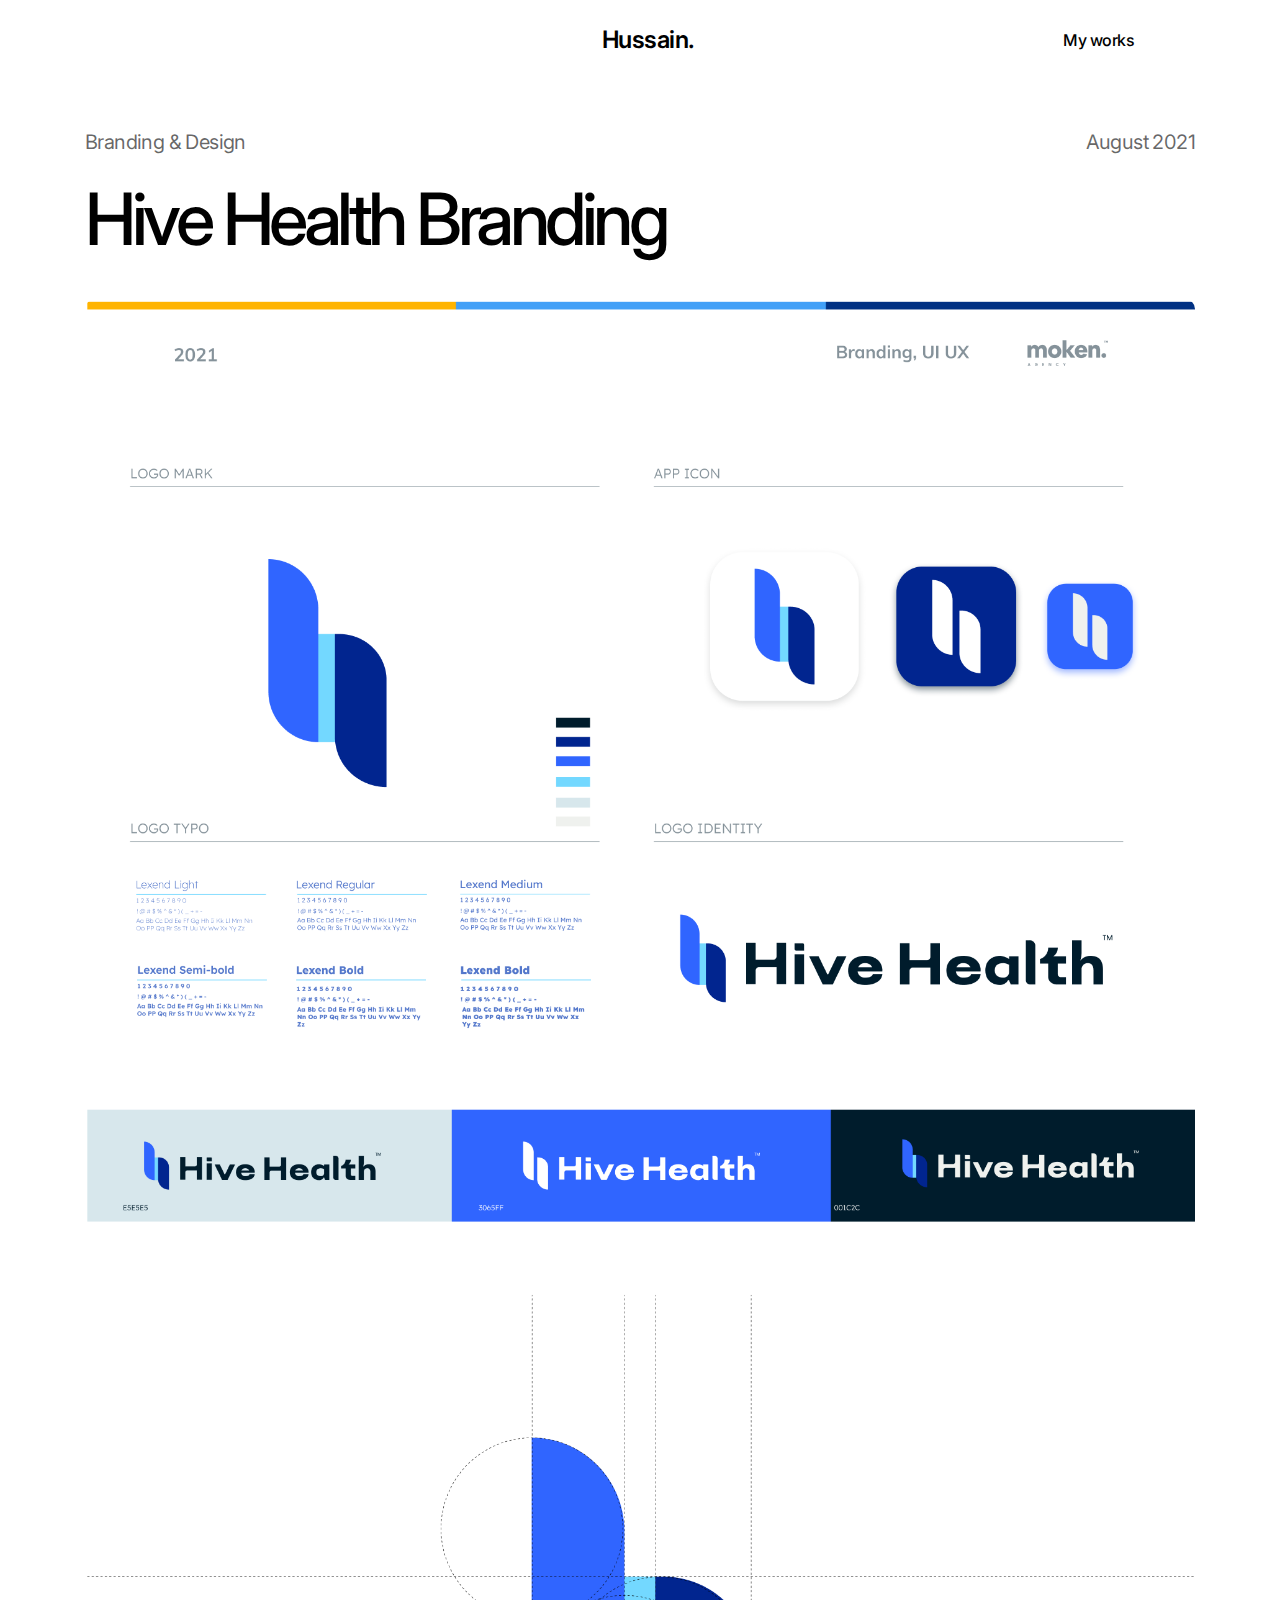
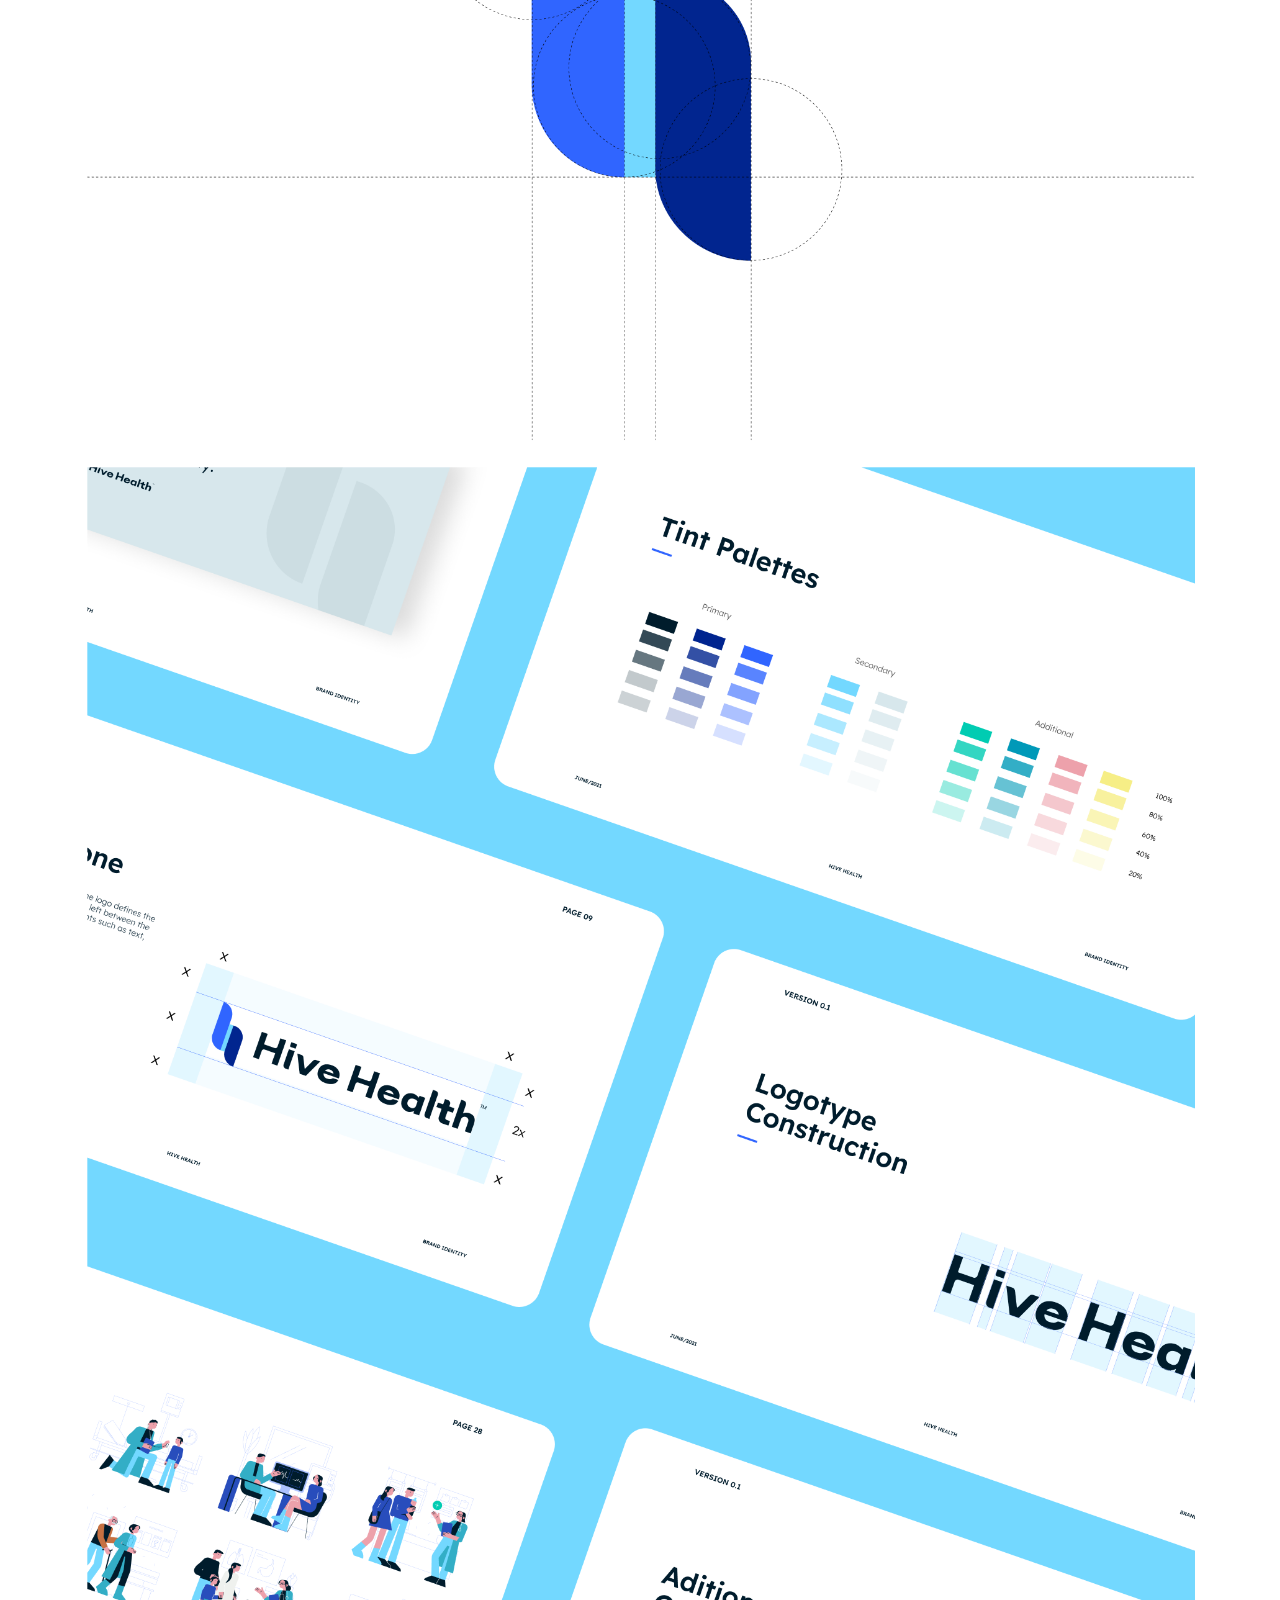
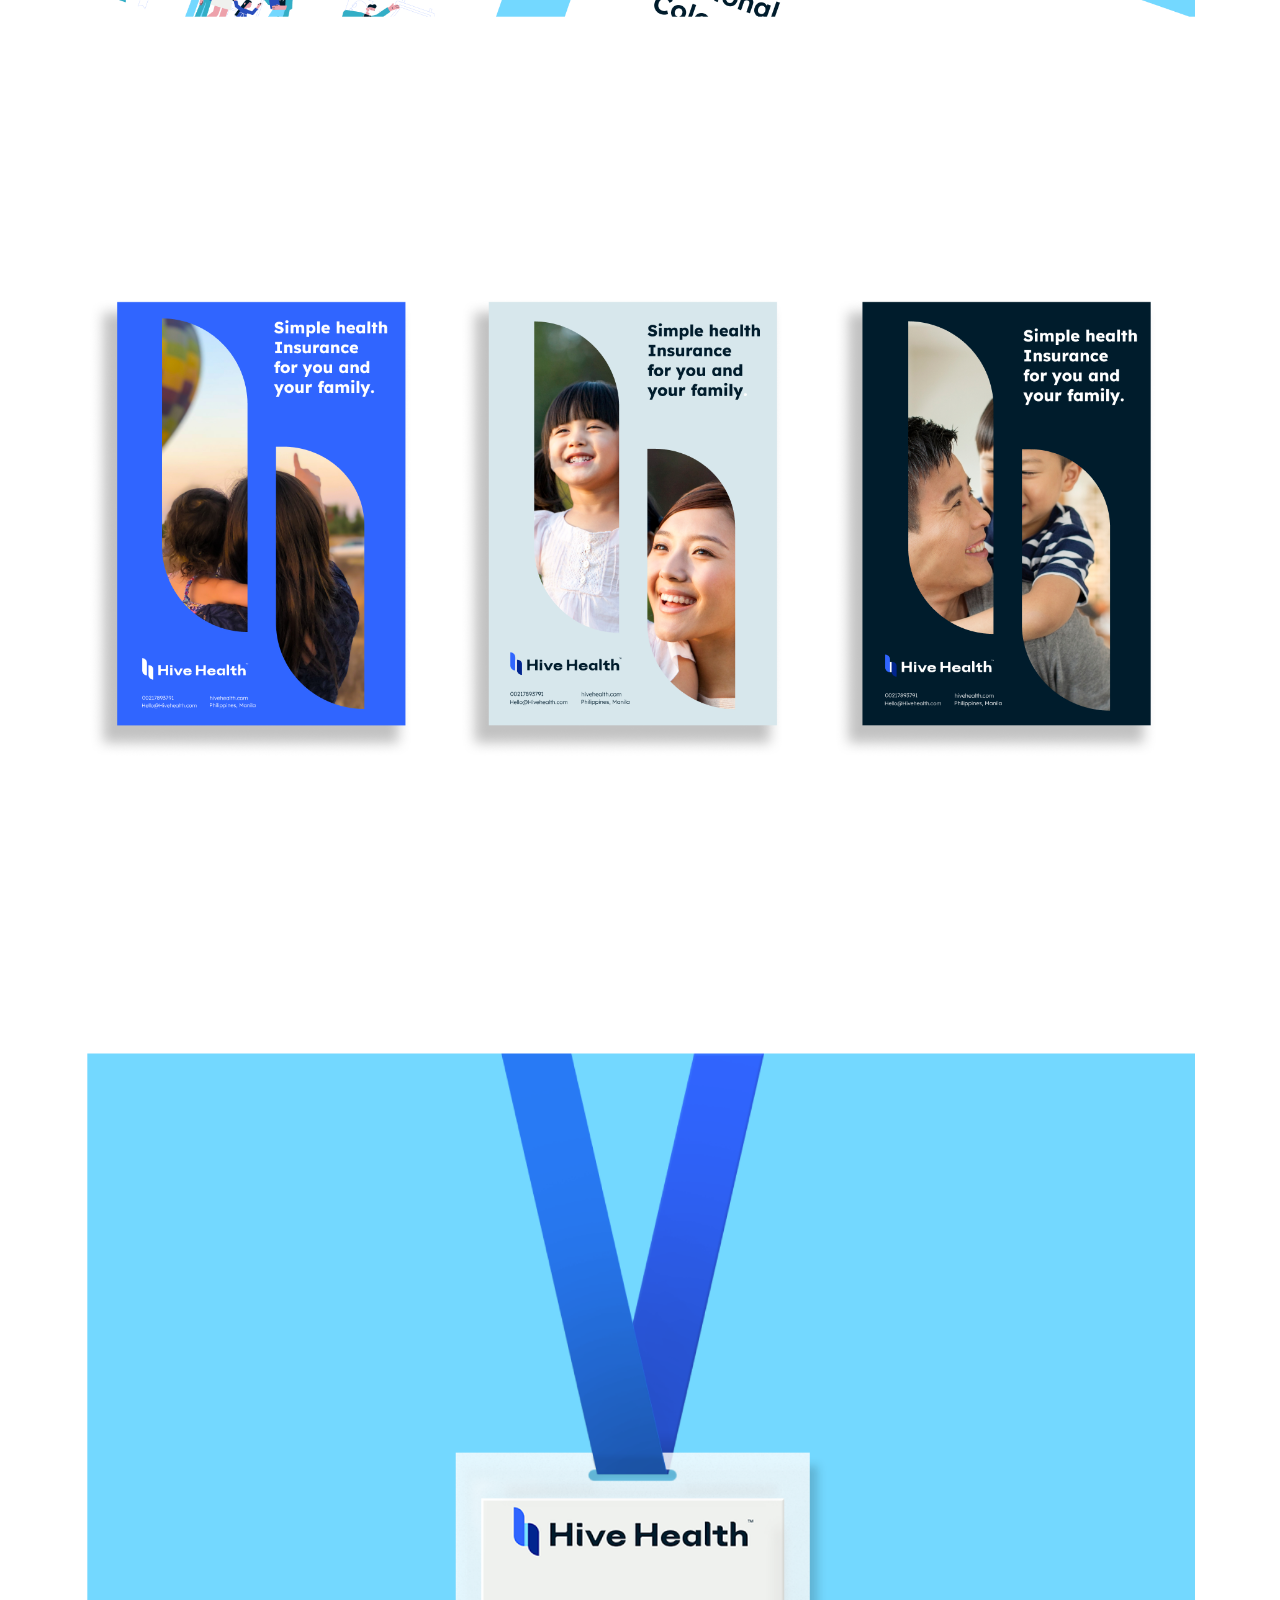
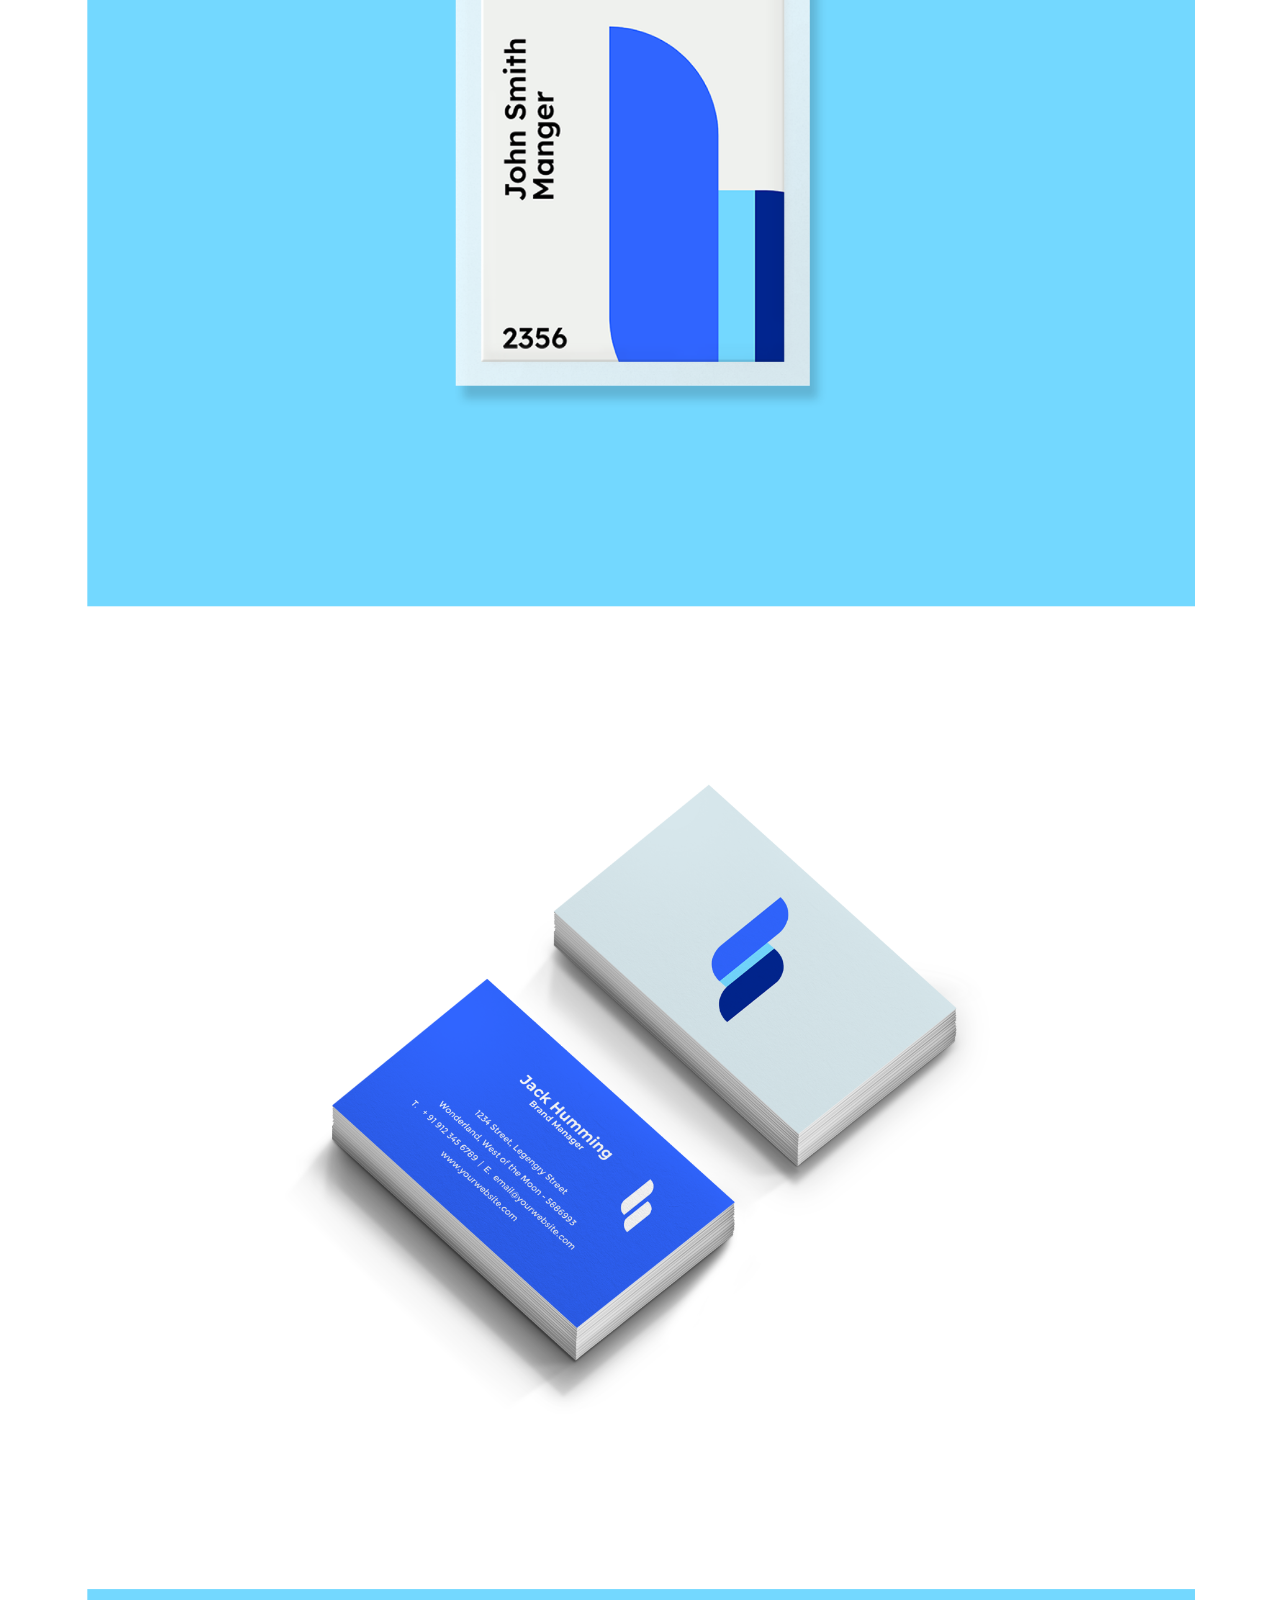
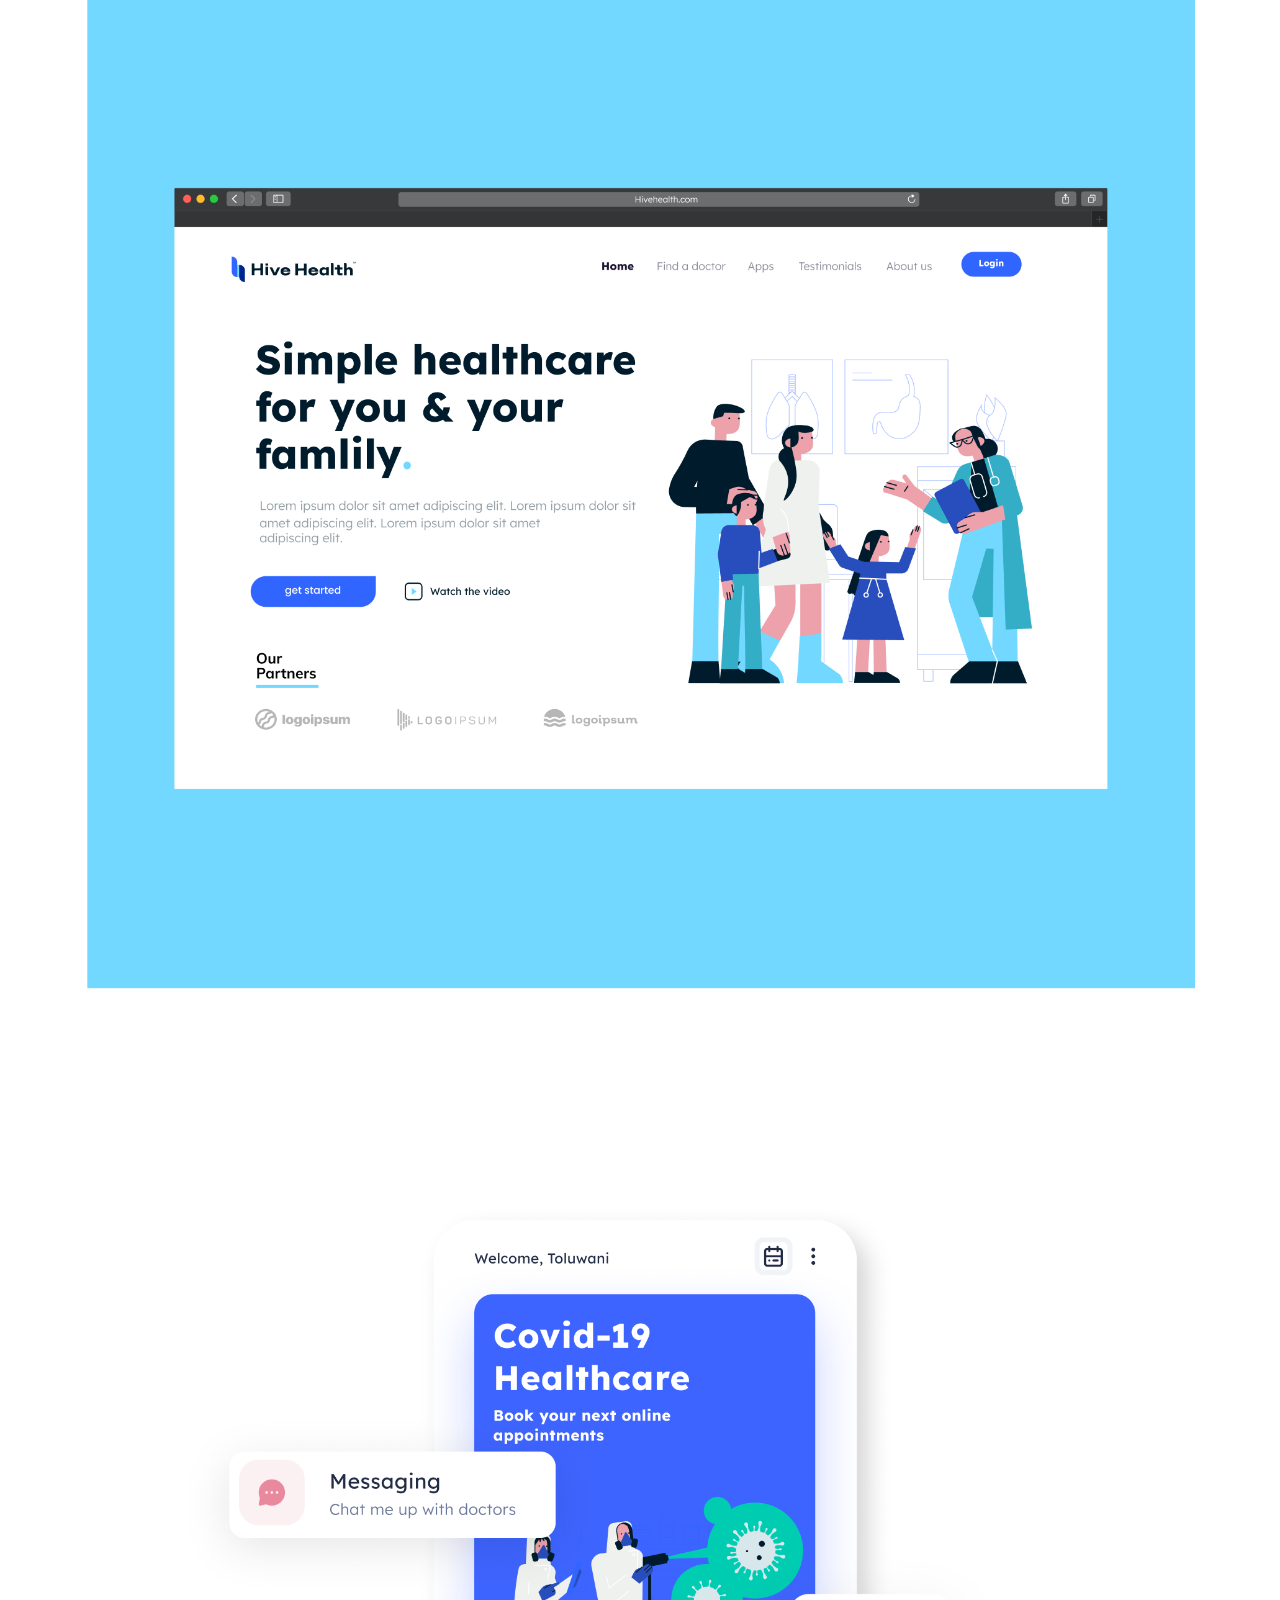
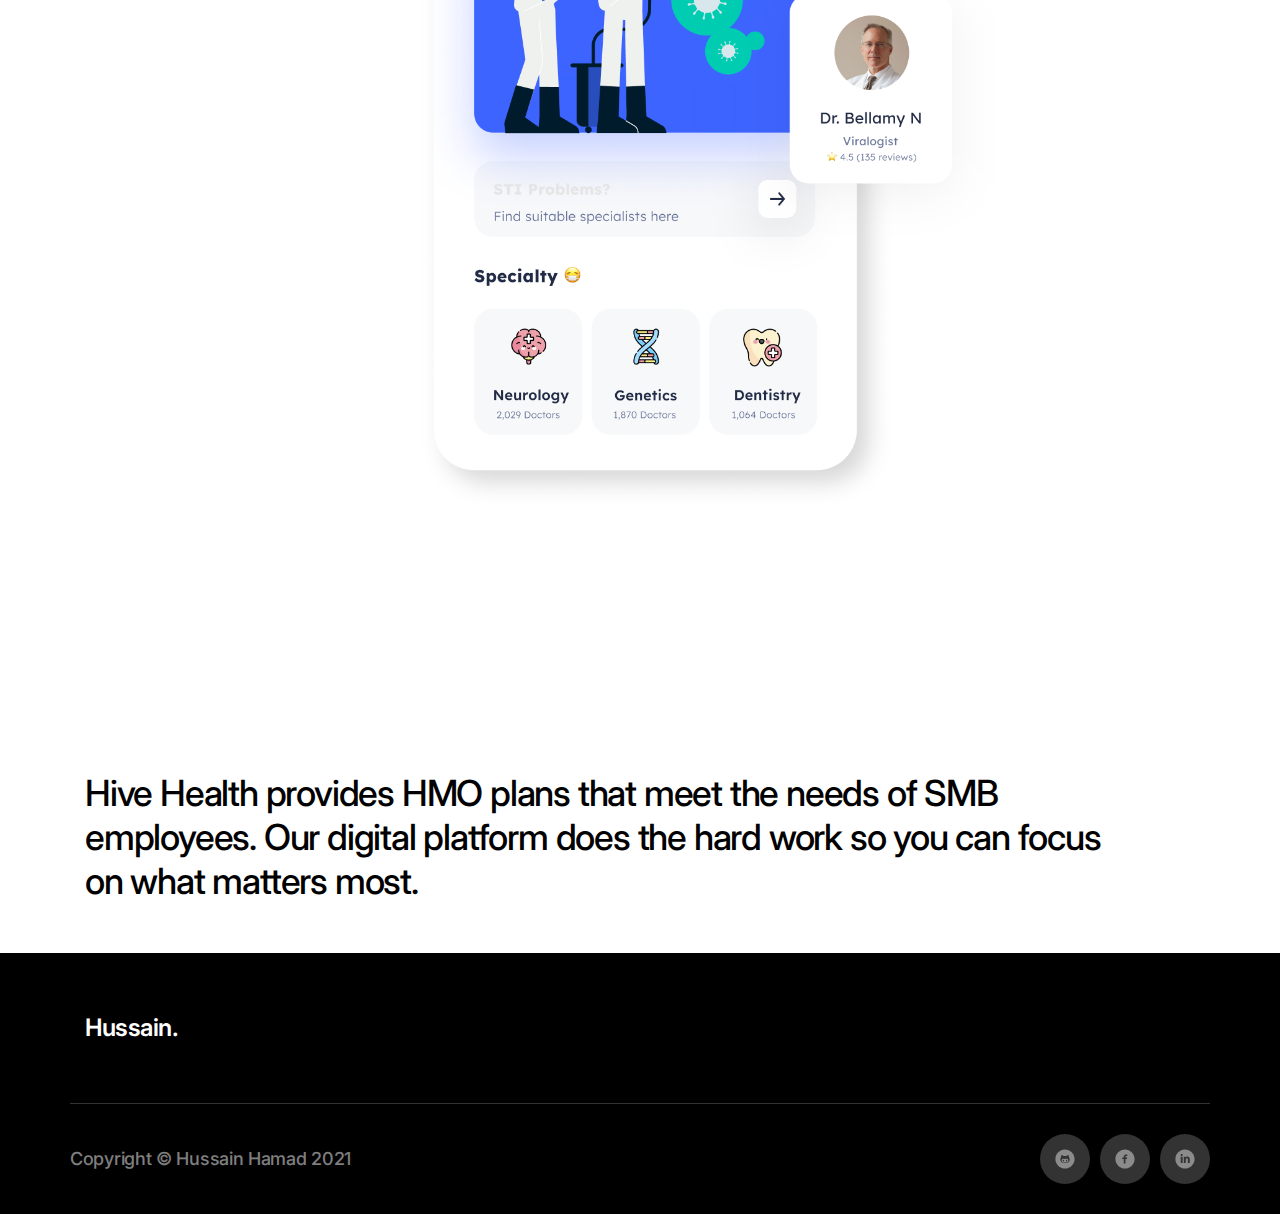
<file: Hive.html>
<!DOCTYPE html>
<html>
	<head>
		<meta charset="utf-8" >
		<meta http-equiv="Content-Language" content="en">
		<title>Case</title>
		<meta name="viewport" content="width=device-width, initial-scale=1">
		<link href="css/all.css" rel="stylesheet" />
		<link href="css/case.css" rel="stylesheet" />
		<link rel="icon" href="i/favicon.png" type="image/x-icon">
		<link rel="preconnect" href="https://fonts.gstatic.com">
		<link href="https://fonts.googleapis.com/css2?family=Inter:wght@100;200;300;400;500;600;700;800;900&display=swap" rel="stylesheet">
		<script src="js/jquery.min.js"></script>
		<script src="js/slick.min.js"></script>
	</head>
	<body class="case">
		<svg id="customSvgLibrary" xmlns="http://www.w3.org/2000/svg" style="display:none">
			<symbol id="arrow-down" viewBox="0 0 20 20"><path d="M14.7583 9.40833C14.6809 9.33023 14.5887 9.26823 14.4871 9.22592C14.3856 9.18362 14.2767 9.16183 14.1667 9.16183C14.0566 9.16183 13.9477 9.18362 13.8462 9.22592C13.7446 9.26823 13.6525 9.33023 13.575 9.40833L10.8333 12.1583V5.83333C10.8333 5.61232 10.7455 5.40036 10.5892 5.24408C10.433 5.0878 10.221 5 9.99999 5C9.77898 5 9.56702 5.0878 9.41074 5.24408C9.25446 5.40036 9.16666 5.61232 9.16666 5.83333V12.1583L6.42499 9.40833C6.26807 9.25141 6.05524 9.16326 5.83333 9.16326C5.61141 9.16326 5.39858 9.25141 5.24166 9.40833C5.08474 9.56525 4.99658 9.77808 4.99658 10C4.99658 10.2219 5.08474 10.4347 5.24166 10.5917L9.40833 14.7583C9.48758 14.8342 9.58103 14.8937 9.68333 14.9333C9.78308 14.9774 9.89093 15.0002 9.99999 15.0002C10.1091 15.0002 10.2169 14.9774 10.3167 14.9333C10.419 14.8937 10.5124 14.8342 10.5917 14.7583L14.7583 10.5917C14.8364 10.5142 14.8984 10.422 14.9407 10.3205C14.983 10.2189 15.0048 10.11 15.0048 10C15.0048 9.88999 14.983 9.78107 14.9407 9.67952C14.8984 9.57797 14.8364 9.4858 14.7583 9.40833V9.40833Z" fill="white"/></symbol>	
			<symbol id="setup" viewBox="0 0 24 24"><path d="M20 8.18V3C20 2.73478 19.8947 2.48043 19.7071 2.29289C19.5196 2.10536 19.2653 2 19 2C18.7348 2 18.4805 2.10536 18.2929 2.29289C18.1054 2.48043 18 2.73478 18 3V8.18C17.4209 8.3902 16.9205 8.77363 16.5669 9.27816C16.2133 9.7827 16.0236 10.3839 16.0236 11C16.0236 11.6161 16.2133 12.2173 16.5669 12.7218C16.9205 13.2264 17.4209 13.6098 18 13.82V21C18 21.2652 18.1054 21.5196 18.2929 21.7071C18.4805 21.8946 18.7348 22 19 22C19.2653 22 19.5196 21.8946 19.7071 21.7071C19.8947 21.5196 20 21.2652 20 21V13.82C20.5792 13.6098 21.0796 13.2264 21.4332 12.7218C21.7868 12.2173 21.9765 11.6161 21.9765 11C21.9765 10.3839 21.7868 9.7827 21.4332 9.27816C21.0796 8.77363 20.5792 8.3902 20 8.18ZM19 12C18.8023 12 18.6089 11.9414 18.4445 11.8315C18.28 11.7216 18.1518 11.5654 18.0762 11.3827C18.0005 11.2 17.9807 10.9989 18.0193 10.8049C18.0578 10.6109 18.1531 10.4327 18.2929 10.2929C18.4328 10.153 18.611 10.0578 18.8049 10.0192C18.9989 9.98063 19.2 10.0004 19.3827 10.0761C19.5654 10.1518 19.7216 10.28 19.8315 10.4444C19.9414 10.6089 20 10.8022 20 11C20 11.2652 19.8947 11.5196 19.7071 11.7071C19.5196 11.8946 19.2653 12 19 12ZM13 14.18V3C13 2.73478 12.8947 2.48043 12.7071 2.29289C12.5196 2.10536 12.2653 2 12 2C11.7348 2 11.4805 2.10536 11.2929 2.29289C11.1054 2.48043 11 2.73478 11 3V14.18C10.4209 14.3902 9.9205 14.7736 9.56688 15.2782C9.21326 15.7827 9.02356 16.3839 9.02356 17C9.02356 17.6161 9.21326 18.2173 9.56688 18.7218C9.9205 19.2264 10.4209 19.6098 11 19.82V21C11 21.2652 11.1054 21.5196 11.2929 21.7071C11.4805 21.8946 11.7348 22 12 22C12.2653 22 12.5196 21.8946 12.7071 21.7071C12.8947 21.5196 13 21.2652 13 21V19.82C13.5792 19.6098 14.0796 19.2264 14.4332 18.7218C14.7868 18.2173 14.9765 17.6161 14.9765 17C14.9765 16.3839 14.7868 15.7827 14.4332 15.2782C14.0796 14.7736 13.5792 14.3902 13 14.18ZM12 18C11.8023 18 11.6089 17.9414 11.4445 17.8315C11.28 17.7216 11.1518 17.5654 11.0762 17.3827C11.0005 17.2 10.9807 16.9989 11.0193 16.8049C11.0578 16.6109 11.1531 16.4327 11.2929 16.2929C11.4328 16.153 11.611 16.0578 11.8049 16.0192C11.9989 15.9806 12.2 16.0004 12.3827 16.0761C12.5654 16.1518 12.7216 16.28 12.8315 16.4444C12.9414 16.6089 13 16.8022 13 17C13 17.2652 12.8947 17.5196 12.7071 17.7071C12.5196 17.8946 12.2653 18 12 18ZM6.00004 6.18V3C6.00004 2.73478 5.89468 2.48043 5.70714 2.29289C5.51961 2.10536 5.26525 2 5.00004 2C4.73482 2 4.48047 2.10536 4.29293 2.29289C4.10539 2.48043 4.00004 2.73478 4.00004 3V6.18C3.42088 6.3902 2.9205 6.77363 2.56688 7.27817C2.21326 7.7827 2.02356 8.38388 2.02356 9C2.02356 9.61612 2.21326 10.2173 2.56688 10.7218C2.9205 11.2264 3.42088 11.6098 4.00004 11.82V21C4.00004 21.2652 4.10539 21.5196 4.29293 21.7071C4.48047 21.8946 4.73482 22 5.00004 22C5.26525 22 5.51961 21.8946 5.70714 21.7071C5.89468 21.5196 6.00004 21.2652 6.00004 21V11.82C6.57919 11.6098 7.07958 11.2264 7.43319 10.7218C7.78681 10.2173 7.97651 9.61612 7.97651 9C7.97651 8.38388 7.78681 7.7827 7.43319 7.27817C7.07958 6.77363 6.57919 6.3902 6.00004 6.18ZM5.00004 10C4.80225 10 4.60892 9.94135 4.44447 9.83147C4.28002 9.72159 4.15184 9.56541 4.07616 9.38268C4.00047 9.19996 3.98067 8.99889 4.01925 8.80491C4.05784 8.61093 4.15308 8.43275 4.29293 8.29289C4.43278 8.15304 4.61097 8.0578 4.80495 8.01921C4.99893 7.98063 5.19999 8.00043 5.38272 8.07612C5.56545 8.15181 5.72162 8.27998 5.83151 8.44443C5.94139 8.60888 6.00004 8.80222 6.00004 9C6.00004 9.26522 5.89468 9.51957 5.70714 9.70711C5.51961 9.89464 5.26525 10 5.00004 10Z" fill="black"/></symbol>	
			<symbol id="eye" viewBox="0 0 24 24"><path d="M21.9199 11.6C19.8999 6.91 16.0999 4 11.9999 4C7.89994 4 4.09994 6.91 2.07994 11.6C2.02488 11.7262 1.99646 11.8623 1.99646 12C1.99646 12.1377 2.02488 12.2738 2.07994 12.4C4.09994 17.09 7.89994 20 11.9999 20C16.0999 20 19.8999 17.09 21.9199 12.4C21.975 12.2738 22.0034 12.1377 22.0034 12C22.0034 11.8623 21.975 11.7262 21.9199 11.6ZM11.9999 18C8.82994 18 5.82994 15.71 4.09994 12C5.82994 8.29 8.82994 6 11.9999 6C15.1699 6 18.1699 8.29 19.8999 12C18.1699 15.71 15.1699 18 11.9999 18ZM11.9999 8C11.2088 8 10.4355 8.2346 9.77766 8.67412C9.11987 9.11365 8.60718 9.73836 8.30443 10.4693C8.00168 11.2002 7.92246 12.0044 8.0768 12.7804C8.23114 13.5563 8.61211 14.269 9.17152 14.8284C9.73093 15.3878 10.4437 15.7688 11.2196 15.9231C11.9955 16.0775 12.7998 15.9983 13.5307 15.6955C14.2616 15.3928 14.8863 14.8801 15.3258 14.2223C15.7653 13.5645 15.9999 12.7911 15.9999 12C15.9999 10.9391 15.5785 9.92172 14.8284 9.17157C14.0782 8.42143 13.0608 8 11.9999 8ZM11.9999 14C11.6044 14 11.2177 13.8827 10.8888 13.6629C10.5599 13.4432 10.3036 13.1308 10.1522 12.7654C10.0008 12.3999 9.9612 11.9978 10.0384 11.6098C10.1155 11.2219 10.306 10.8655 10.5857 10.5858C10.8654 10.3061 11.2218 10.1156 11.6098 10.0384C11.9977 9.96126 12.3999 10.0009 12.7653 10.1522C13.1308 10.3036 13.4431 10.56 13.6629 10.8889C13.8826 11.2178 13.9999 11.6044 13.9999 12C13.9999 12.5304 13.7892 13.0391 13.4142 13.4142C13.0391 13.7893 12.5304 14 11.9999 14Z" fill="black"/></symbol>	
			<symbol id="clock" viewBox="0 0 24 24"><path d="M15.098 12.634L13 11.423V7C13 6.73478 12.8946 6.48043 12.7071 6.29289C12.5196 6.10536 12.2652 6 12 6C11.7348 6 11.4804 6.10536 11.2929 6.29289C11.1054 6.48043 11 6.73478 11 7V12C11 12.1755 11.0462 12.348 11.134 12.5C11.2218 12.652 11.348 12.7782 11.5 12.866L14.098 14.366C14.2118 14.4327 14.3376 14.4762 14.4683 14.4941C14.5989 14.512 14.7319 14.5038 14.8594 14.4701C14.9869 14.4364 15.1064 14.3778 15.2112 14.2977C15.3159 14.2176 15.4038 14.1175 15.4698 14.0033C15.5357 13.8891 15.5784 13.763 15.5954 13.6322C15.6124 13.5014 15.6034 13.3686 15.5688 13.2413C15.5343 13.114 15.4749 12.9949 15.3941 12.8906C15.3133 12.7864 15.2127 12.6992 15.098 12.634ZM12 2C10.0222 2 8.08879 2.58649 6.4443 3.6853C4.79981 4.78412 3.51809 6.3459 2.76121 8.17317C2.00433 10.0004 1.8063 12.0111 2.19215 13.9509C2.578 15.8907 3.53041 17.6725 4.92894 19.0711C6.32746 20.4696 8.10929 21.422 10.0491 21.8079C11.9889 22.1937 13.9996 21.9957 15.8268 21.2388C17.6541 20.4819 19.2159 19.2002 20.3147 17.5557C21.4135 15.9112 22 13.9778 22 12C21.9971 9.34873 20.9426 6.80688 19.0679 4.93215C17.1931 3.05742 14.6513 2.00291 12 2ZM12 20C10.4178 20 8.87104 19.5308 7.55544 18.6518C6.23985 17.7727 5.21447 16.5233 4.60897 15.0615C4.00347 13.5997 3.84504 11.9911 4.15372 10.4393C4.4624 8.88743 5.22433 7.46197 6.34315 6.34315C7.46197 5.22433 8.88743 4.4624 10.4393 4.15372C11.9911 3.84504 13.5997 4.00346 15.0615 4.60896C16.5233 5.21447 17.7727 6.23984 18.6518 7.55544C19.5308 8.87103 20 10.4177 20 12C19.9974 14.1209 19.1537 16.1542 17.6539 17.6539C16.1542 19.1536 14.1209 19.9974 12 20Z" fill="black"/></symbol>	
			<symbol id="fb" viewBox="0 0 18 18"><path fill-rule="evenodd" clip-rule="evenodd" d="M17.3333 9.00033C17.3333 4.39866 13.6016 0.666992 8.99996 0.666992C4.39829 0.666992 0.666626 4.39866 0.666626 9.00033C0.666626 13.602 4.39829 17.3337 8.99996 17.3337C9.04891 17.3337 9.09762 17.3326 9.14644 17.3318V10.8446H7.35608V8.75809H9.14644V7.22268C9.14644 5.44198 10.2335 4.47279 11.8219 4.47279C12.5826 4.47279 13.2364 4.5295 13.427 4.5548V6.41587H12.3317C11.4676 6.41587 11.3002 6.82658 11.3002 7.42918V8.75809H13.3665L13.0972 10.8446H11.3002V17.0117C14.7834 16.0131 17.3333 12.8041 17.3333 9.00033Z" fill=""/></symbol>	
			<symbol id="ig" viewBox="0 0 18 18"><path fill-rule="evenodd" clip-rule="evenodd" d="M10.0733 0.667096C11.3923 0.670688 11.7151 0.683581 12.4422 0.718091C13.328 0.757138 13.9338 0.900352 14.4645 1.10551C15.0181 1.31384 15.5229 1.64275 15.9398 2.06603C16.3665 2.48282 16.6921 2.9842 16.9038 3.54421C17.109 4.07178 17.2523 4.68063 17.2913 5.56624C17.3248 6.32817 17.332 6.64512 17.3334 8.14518L17.3335 9.45689C17.3321 11.3078 17.3211 11.611 17.2848 12.4364C17.2458 13.322 17.1024 13.9277 16.8973 14.4585C16.4642 15.5785 15.5784 16.4641 14.458 16.8972C13.9305 17.1023 13.3215 17.2455 12.4357 17.2846C11.5466 17.3238 11.2633 17.3334 8.99994 17.3334L8.76489 17.3334C6.71554 17.3327 6.42138 17.3224 5.56416 17.2846C4.67825 17.2455 4.07259 17.1023 3.54172 16.8972C2.98809 16.6888 2.48331 16.3599 2.06643 15.9366C1.64306 15.5198 1.31422 15.0185 1.10254 14.4585C0.89734 13.9309 0.753971 13.322 0.714916 12.4364C0.682836 11.7062 0.670498 11.3847 0.667114 10.039L0.667219 7.93139C0.670811 6.61262 0.683707 6.28993 0.718224 5.56294C0.757278 4.67733 0.90052 4.07178 1.10572 3.54103C1.31422 2.98751 1.64306 2.48282 2.06643 2.06603C2.48331 1.63944 2.98478 1.31384 3.54503 1.1022C4.07258 0.897172 4.68156 0.753831 5.56734 0.714785C6.29767 0.68271 6.61924 0.670375 7.96529 0.666992L10.0733 0.667096ZM9.87873 2.1807H8.14178C6.69373 2.18353 6.3913 2.19557 5.64227 2.22883C4.83141 2.2647 4.38846 2.40142 4.09536 2.51539C3.73382 2.64881 3.40815 2.86045 3.13795 3.13721C2.85783 3.4043 2.64614 3.73308 2.51257 4.09455C2.39858 4.38759 2.26183 4.82715 2.22608 5.64116C2.1898 6.4521 2.17883 6.74105 2.1774 8.5448V9.4708C2.17883 11.2742 2.1898 11.5606 2.22608 12.3746C2.26183 13.1853 2.39858 13.6282 2.51257 13.9212C2.64614 14.2826 2.85782 14.6082 3.13464 14.8784C3.40166 15.1552 3.73064 15.3668 4.09205 15.5004C4.38515 15.6144 4.8248 15.7511 5.63896 15.7868C6.38529 15.8202 6.68962 15.8321 8.13837 15.835H9.8743C11.3224 15.8321 11.6247 15.8202 12.3738 15.7868C13.1847 15.7511 13.6276 15.6144 13.9207 15.5004C14.6469 15.2203 15.2233 14.644 15.5035 13.9179C15.6175 13.6249 15.7542 13.1853 15.7901 12.3713C15.8248 11.5899 15.8364 11.2972 15.8385 9.67994V8.3356C15.8364 6.71775 15.8248 6.4226 15.7901 5.64116C15.7542 4.83033 15.6175 4.38759 15.5035 4.09455C15.3699 3.73308 15.1582 3.40748 14.8814 3.13721C14.6144 2.86045 14.2854 2.64881 13.924 2.51539C13.6309 2.40142 13.1912 2.2647 12.3771 2.22883C11.6307 2.19557 11.3288 2.18353 9.87873 2.1807ZM9.00312 4.71968C11.3675 4.71968 13.2856 6.63742 13.2856 9.00134C13.2856 11.3653 11.3675 13.283 9.00312 13.283C6.63886 13.283 4.72061 11.3653 4.72061 9.00134C4.72061 6.63742 6.63886 4.71968 9.00312 4.71968ZM9.00312 6.22393C7.46931 6.22393 6.22516 7.4677 6.22516 9.00134C6.22516 10.535 7.46931 11.7787 9.00312 11.7787C10.5371 11.7787 11.7811 10.535 11.7811 9.00134C11.7811 7.4677 10.5371 6.22393 9.00312 6.22393ZM13.455 3.55082C14.0072 3.55082 14.4548 3.99827 14.4548 4.55039C14.4548 5.10239 14.0072 5.54996 13.455 5.54996C12.9028 5.54996 12.4552 5.10239 12.4552 4.55039C12.4552 3.99827 12.9028 3.55082 13.455 3.55082Z" fill=""/></symbol>	
			<symbol id="twitter" viewBox="0 0 18 14"><path fill-rule="evenodd" clip-rule="evenodd" d="M17.3333 1.91147C16.7135 2.17916 16.0531 2.3566 15.3645 2.44275C16.0729 2.02634 16.6135 1.37198 16.8677 0.583264C16.2073 0.970957 15.4781 1.2448 14.701 1.39762C14.0739 0.740187 13.1802 0.333008 12.2052 0.333008C10.3135 0.333008 8.79058 1.8448 8.79058 3.69814C8.79058 3.9648 8.8135 4.22121 8.86975 4.46531C6.02913 4.3289 3.51558 2.98839 1.82704 0.946341C1.53225 1.44993 1.35933 2.02634 1.35933 2.64685C1.35933 3.81198 1.96871 4.8448 2.87704 5.44275C2.32808 5.43249 1.78954 5.27557 1.33329 5.02839C1.33329 5.03865 1.33329 5.05198 1.33329 5.06531C1.33329 6.70019 2.51767 8.05814 4.07079 8.37096C3.79267 8.44583 3.48954 8.48172 3.17496 8.48172C2.95621 8.48172 2.73538 8.46942 2.52808 8.42429C2.97079 9.7566 4.22704 10.7361 5.72079 10.7679C4.55829 11.6633 3.08225 12.2028 1.48433 12.2028C1.20413 12.2028 0.935376 12.1904 0.666626 12.1566C2.18017 13.1176 3.97392 13.6663 5.90829 13.6663C12.1958 13.6663 15.6333 8.53814 15.6333 4.09301C15.6333 3.94429 15.6281 3.8007 15.6208 3.65814C16.2989 3.18429 16.8687 2.59249 17.3333 1.91147Z" fill=""/></symbol>	
			<symbol id="arrow-left" viewBox="0 0 24 24"><path d="M16.9999 11.0002H9.4099L12.7099 7.71019C12.8982 7.52188 13.004 7.26649 13.004 7.00019C13.004 6.73388 12.8982 6.47849 12.7099 6.29019C12.5216 6.10188 12.2662 5.99609 11.9999 5.99609C11.7336 5.99609 11.4782 6.10188 11.2899 6.29019L6.2899 11.2902C6.19886 11.3853 6.12749 11.4974 6.0799 11.6202C5.97988 11.8636 5.97988 12.1367 6.0799 12.3802C6.12749 12.5029 6.19886 12.6151 6.2899 12.7102L11.2899 17.7102C11.3829 17.8039 11.4935 17.8783 11.6153 17.9291C11.7372 17.9798 11.8679 18.006 11.9999 18.006C12.1319 18.006 12.2626 17.9798 12.3845 17.9291C12.5063 17.8783 12.6169 17.8039 12.7099 17.7102C12.8036 17.6172 12.878 17.5066 12.9288 17.3848C12.9796 17.2629 13.0057 17.1322 13.0057 17.0002C13.0057 16.8682 12.9796 16.7375 12.9288 16.6156C12.878 16.4937 12.8036 16.3831 12.7099 16.2902L9.4099 13.0002H16.9999C17.2651 13.0002 17.5195 12.8948 17.707 12.7073C17.8945 12.5198 17.9999 12.2654 17.9999 12.0002C17.9999 11.735 17.8945 11.4806 17.707 11.2931C17.5195 11.1055 17.2651 11.0002 16.9999 11.0002Z" fill=""/></symbol>	
			<symbol id="arrow-right" viewBox="0 0 24 24"><path d="M17.92 11.6202C17.8724 11.4974 17.801 11.3853 17.71 11.2902L12.71 6.29019C12.6168 6.19695 12.5061 6.12299 12.3842 6.07253C12.2624 6.02207 12.1319 5.99609 12 5.99609C11.7337 5.99609 11.4783 6.10188 11.29 6.29019C11.1968 6.38342 11.1228 6.49411 11.0723 6.61594C11.0219 6.73776 10.9959 6.86833 10.9959 7.00019C10.9959 7.26649 11.1017 7.52188 11.29 7.71019L14.59 11.0002H7C6.73478 11.0002 6.48043 11.1055 6.29289 11.2931C6.10536 11.4806 6 11.735 6 12.0002C6 12.2654 6.10536 12.5198 6.29289 12.7073C6.48043 12.8948 6.73478 13.0002 7 13.0002H14.59L11.29 16.2902C11.1963 16.3831 11.1219 16.4937 11.0711 16.6156C11.0203 16.7375 10.9942 16.8682 10.9942 17.0002C10.9942 17.1322 11.0203 17.2629 11.0711 17.3848C11.1219 17.5066 11.1963 17.6172 11.29 17.7102C11.383 17.8039 11.4936 17.8783 11.6154 17.9291C11.7373 17.9798 11.868 18.006 12 18.006C12.132 18.006 12.2627 17.9798 12.3846 17.9291C12.5064 17.8783 12.617 17.8039 12.71 17.7102L17.71 12.7102C17.801 12.6151 17.8724 12.5029 17.92 12.3802C18.02 12.1367 18.02 11.8636 17.92 11.6202Z" fill=""/></symbol>	
			<symbol id="flash" viewBox="0 0 20 20"><path d="M17.0834 7.49967H10.4167L11.2501 0.833008L2.91675 12.4997H9.58342L8.75008 19.1663L17.0834 7.49967Z" fill=""/></symbol>	
			<symbol id="heart" viewBox="0 0 20 20"><path d="M16.8001 4.16648C15.9167 3.28082 14.7457 2.74026 13.4987 2.64245C12.2516 2.54465 11.0107 2.89603 10.0001 3.63315C8.93978 2.84451 7.62006 2.48691 6.30667 2.63234C4.99327 2.77778 3.78377 3.41546 2.92171 4.41697C2.05966 5.41847 1.60909 6.70941 1.66073 8.02982C1.71238 9.35024 2.26242 10.602 3.20007 11.5331L8.37507 16.7165C8.80842 17.143 9.39206 17.382 10.0001 17.382C10.6081 17.382 11.1917 17.143 11.6251 16.7165L16.8001 11.5331C17.7731 10.5542 18.3192 9.23004 18.3192 7.84981C18.3192 6.46958 17.7731 5.14542 16.8001 4.16648V4.16648ZM15.6251 10.3831L10.4501 15.5581C10.3912 15.6176 10.3211 15.6648 10.2439 15.697C10.1666 15.7292 10.0838 15.7458 10.0001 15.7458C9.91638 15.7458 9.83352 15.7292 9.75628 15.697C9.67904 15.6648 9.60896 15.6176 9.55007 15.5581L4.37507 10.3581C3.72153 9.6901 3.35558 8.7927 3.35558 7.85815C3.35558 6.92359 3.72153 6.02619 4.37507 5.35815C5.04103 4.70064 5.93921 4.33195 6.87507 4.33195C7.81092 4.33195 8.7091 4.70064 9.37507 5.35815C9.45254 5.43625 9.5447 5.49825 9.64625 5.54056C9.7478 5.58286 9.85672 5.60464 9.96673 5.60464C10.0767 5.60464 10.1857 5.58286 10.2872 5.54056C10.3888 5.49825 10.4809 5.43625 10.5584 5.35815C11.2244 4.70064 12.1225 4.33195 13.0584 4.33195C13.9943 4.33195 14.8924 4.70064 15.5584 5.35815C16.2209 6.01744 16.5989 6.90997 16.6114 7.84455C16.6238 8.77913 16.2698 9.68142 15.6251 10.3581V10.3831Z" fill=""/></symbol>	
			<symbol id="camera" viewBox="0 0 20 20"><path d="M15.8334 5.41701H14.7667L14.5001 4.58368C14.3272 4.0947 14.0065 3.6716 13.5825 3.37298C13.1585 3.07436 12.652 2.91501 12.1334 2.91701H7.86675C7.34304 2.91799 6.83286 3.08341 6.40822 3.38993C5.98358 3.69645 5.66592 4.12859 5.50008 4.62534L5.23341 5.45868H4.16675C3.50371 5.45868 2.86782 5.72207 2.39898 6.19091C1.93014 6.65975 1.66675 7.29564 1.66675 7.95868V14.6253C1.66675 15.2884 1.93014 15.9243 2.39898 16.3931C2.86782 16.862 3.50371 17.1253 4.16675 17.1253H15.8334C16.4965 17.1253 17.1323 16.862 17.6012 16.3931C18.07 15.9243 18.3334 15.2884 18.3334 14.6253V7.95868C18.3389 7.62688 18.2784 7.29731 18.1552 6.98917C18.032 6.68103 17.8488 6.40049 17.6161 6.16391C17.3834 5.92734 17.1059 5.73945 16.7998 5.61122C16.4938 5.48298 16.1653 5.41696 15.8334 5.41701V5.41701ZM16.6667 14.5837C16.6667 14.8047 16.579 15.0167 16.4227 15.1729C16.2664 15.3292 16.0544 15.417 15.8334 15.417H4.16675C3.94573 15.417 3.73377 15.3292 3.57749 15.1729C3.42121 15.0167 3.33341 14.8047 3.33341 14.5837V7.91701C3.33341 7.696 3.42121 7.48404 3.57749 7.32776C3.73377 7.17148 3.94573 7.08368 4.16675 7.08368H5.83341C6.01514 7.09316 6.19497 7.04291 6.34544 6.94058C6.49592 6.83826 6.60877 6.6895 6.66675 6.51701L7.11675 5.15034C7.17265 4.98483 7.27916 4.84107 7.42122 4.73938C7.56328 4.63769 7.73371 4.58323 7.90841 4.58368H12.1751C12.3498 4.58323 12.5202 4.63769 12.6623 4.73938C12.8043 4.84107 12.9108 4.98483 12.9667 5.15034L13.4167 6.51701C13.4702 6.67597 13.5704 6.81509 13.7042 6.91619C13.838 7.01729 13.9992 7.07566 14.1667 7.08368H15.8334C16.0544 7.08368 16.2664 7.17148 16.4227 7.32776C16.579 7.48404 16.6667 7.696 16.6667 7.91701V14.5837ZM10.0001 7.08368C9.34081 7.08368 8.69634 7.27917 8.14818 7.64545C7.60002 8.01172 7.17277 8.53231 6.92048 9.1414C6.66819 9.75049 6.60218 10.4207 6.7308 11.0673C6.85941 11.7139 7.17688 12.3079 7.64306 12.774C8.10923 13.2402 8.70318 13.5577 9.34978 13.6863C9.99638 13.8149 10.6666 13.7489 11.2757 13.4966C11.8848 13.2443 12.4054 12.8171 12.7716 12.2689C13.1379 11.7207 13.3334 11.0763 13.3334 10.417C13.3334 9.53296 12.9822 8.68511 12.3571 8.05999C11.732 7.43487 10.8841 7.08368 10.0001 7.08368V7.08368ZM10.0001 12.0837C9.67045 12.0837 9.34821 11.9859 9.07413 11.8028C8.80005 11.6197 8.58643 11.3594 8.46028 11.0548C8.33414 10.7503 8.30113 10.4152 8.36544 10.0919C8.42975 9.76856 8.58848 9.47159 8.82157 9.2385C9.05466 9.00541 9.35163 8.84668 9.67493 8.78237C9.99823 8.71806 10.3333 8.75107 10.6379 8.87721C10.9424 9.00336 11.2027 9.21698 11.3859 9.49106C11.569 9.76514 11.6667 10.0874 11.6667 10.417C11.6667 10.859 11.4912 11.283 11.1786 11.5955C10.866 11.9081 10.4421 12.0837 10.0001 12.0837Z" fill=""/></symbol>	
			<symbol id="play-solid" viewBox="0 0 18 18"><path d="M14.8112 10.7065C16.0948 9.93093 16.0948 8.06952 14.8112 7.29402C14.3667 7.02546 14.0159 6.81457 13.9048 6.75026L6.65981 2.59526C6.5578 2.53635 6.24838 2.35117 5.8464 2.10941C4.51216 1.30697 2.80955 2.26467 2.81012 3.82162C2.8103 4.32914 2.81093 4.7223 2.81231 4.84526V13.1553C2.81093 13.2782 2.8103 13.6714 2.81012 14.1789C2.80955 15.7358 4.51216 16.6935 5.8464 15.8911C6.24838 15.6494 6.5578 15.4642 6.65981 15.4053L13.9048 11.2503C14.0159 11.1859 14.3667 10.975 14.8112 10.7065Z" fill=""/></symbol>	
			<symbol id="cross" viewBox="0 0 24 24"><path d="M17.6564 16.2427L13.4138 12L17.6564 7.7574C17.8439 7.56986 17.9493 7.31551 17.9493 7.05029C17.9493 6.78508 17.8439 6.53072 17.6564 6.34319C17.4689 6.15565 17.2145 6.05029 16.9493 6.05029C16.6841 6.05029 16.4297 6.15565 16.2422 6.34319L11.9996 10.5858L7.75691 6.34319C7.56938 6.15565 7.31502 6.05029 7.04981 6.05029C6.78459 6.05029 6.53023 6.15565 6.3427 6.34319C6.15516 6.53072 6.04981 6.78508 6.04981 7.05029C6.04981 7.31551 6.15516 7.56986 6.3427 7.7574L10.5853 12L6.3427 16.2427C6.15516 16.4302 6.0498 16.6846 6.0498 16.9498C6.0498 17.215 6.15516 17.4694 6.3427 17.6569C6.53023 17.8444 6.78459 17.9498 7.0498 17.9498C7.31502 17.9498 7.56938 17.8444 7.75691 17.6569L11.9996 13.4143L16.2422 17.6569C16.4297 17.8444 16.6841 17.9498 16.9493 17.9498C17.2145 17.9498 17.4689 17.8444 17.6564 17.6569C17.8439 17.4694 17.9493 17.215 17.9493 16.9498C17.9493 16.6846 17.8439 16.4302 17.6564 16.2427Z" fill="black"/></symbol>	
		</svg> 	 	
		<nav class="nav py-3">
			<div class="container-fluid">
				<div class="row justify-content-between align-items-center py-2">
					<div class="d-none d-lg-block col-lg-5"></div>
					<div class="col-5 col-sm-1 col-xxl-2"><div class="d-flex justify-content-xxl-center"><a class="logo" href="index.html">Hussain.</a></div></div>
					<div class="col-2 d-sm-none"><div class="hamburger"></div></div>
					<div class="mobile-menu col-sm-9 col-lg-5 pt-2 pt-sm-0">
						<div class="d-flex justify-content-end d-sm-none"><div class="close"></div></div>
						<div class="d-sm-flex justify-content-center justify-content-sm-end">
							<a class="caption-3 me-sm-5 pb-5 pb-sm-0" href="portfolio.html">My works</a>
							<a class="caption-3 text-white" href="mailto:huissenalkrimi@gmail.com">Contact Me →</a>
						</div>
					</div>
				</div>
			</div>
		</nav>
		<div class="block-12 pt-6 pb-6">
			<div class="container">
				<div class="row mb-4 pb-1">
					<div class="col-7 col-sm-6">
						<a href="portfolio.html" class="caption-1 grey-dark-4">Branding & Design</a>
					</div>
					<div class="col-5 col-sm-6 text-end">
						<a href="portfolio.html" class="caption-1 grey-dark-4">August 2021</a>
					</div>
				</div>
				<h1 class="mb-5 pb-2 col-xl-9 col-xxl-8">Hive Health Branding</h1>

				<img class="br-10 mb-6 w-full" src="i/Hive_full.png" srcset="i/Hive_full.png" alt="" />
				<h4 class="col-xl-11 col-xxl-10">Hive Health provides HMO plans that meet the needs of SMB employees. Our digital platform does the hard work so you can focus on what matters most. </h4>
			</div>
		</div>

			<div class="footer bg-black pt-6 pb-5">
				<div class="container pt-2">
					<div class="row align-items-start pb-5">
						<div class="mb-6 mb-md-0 col-12 col-md-2 col-lg-1 col-xl-1 col-xxl-4">
							<a class="logo text-white" href="index.html">Hussain.</a>
						</div>

					</div>
					<div class="mt-5 pt-5 row justify-content-center justify-content-sm-between align-items-center border-top-light-2">
						<div class="me-2 me-sm-0 px-0 px-sm-auto col-auto caption-2 medium grey-light-4">Copyright © Hussain Hamad 2021</div>
						<div class="px-0 px-sm-auto col-auto">
							<div class="d-flex justify-content-end align-items-center">
								<a href="https://github.com/hussain98s" class="me-1 me-sm-2 btn rounded medium-r social d-flex justify-content-center align-items-center">
									<img src = "i/github.svg" alt="LinkedIn"/>							
								</a>
								<a href="https://www.facebook.com/hosen.alkrimi.7/" class="me-1 me-sm-2 btn rounded medium-r social d-flex justify-content-center align-items-center">
									<img src = "i/facebook.svg" alt="LinkedIn"/>								
								</a>
								<a href="https://www.linkedin.com/in/hussainalkrimi/" class="btn rounded medium-r social d-flex justify-content-center align-items-center">
								
								<img src = "i/linkding.svg" alt="LinkedIn"/>
														
								</a>							
							</div>
						</div>
					</div>
				</div>
			</div>
		<script src="js/script.min.js"></script>
	</body>
</html>
</file>
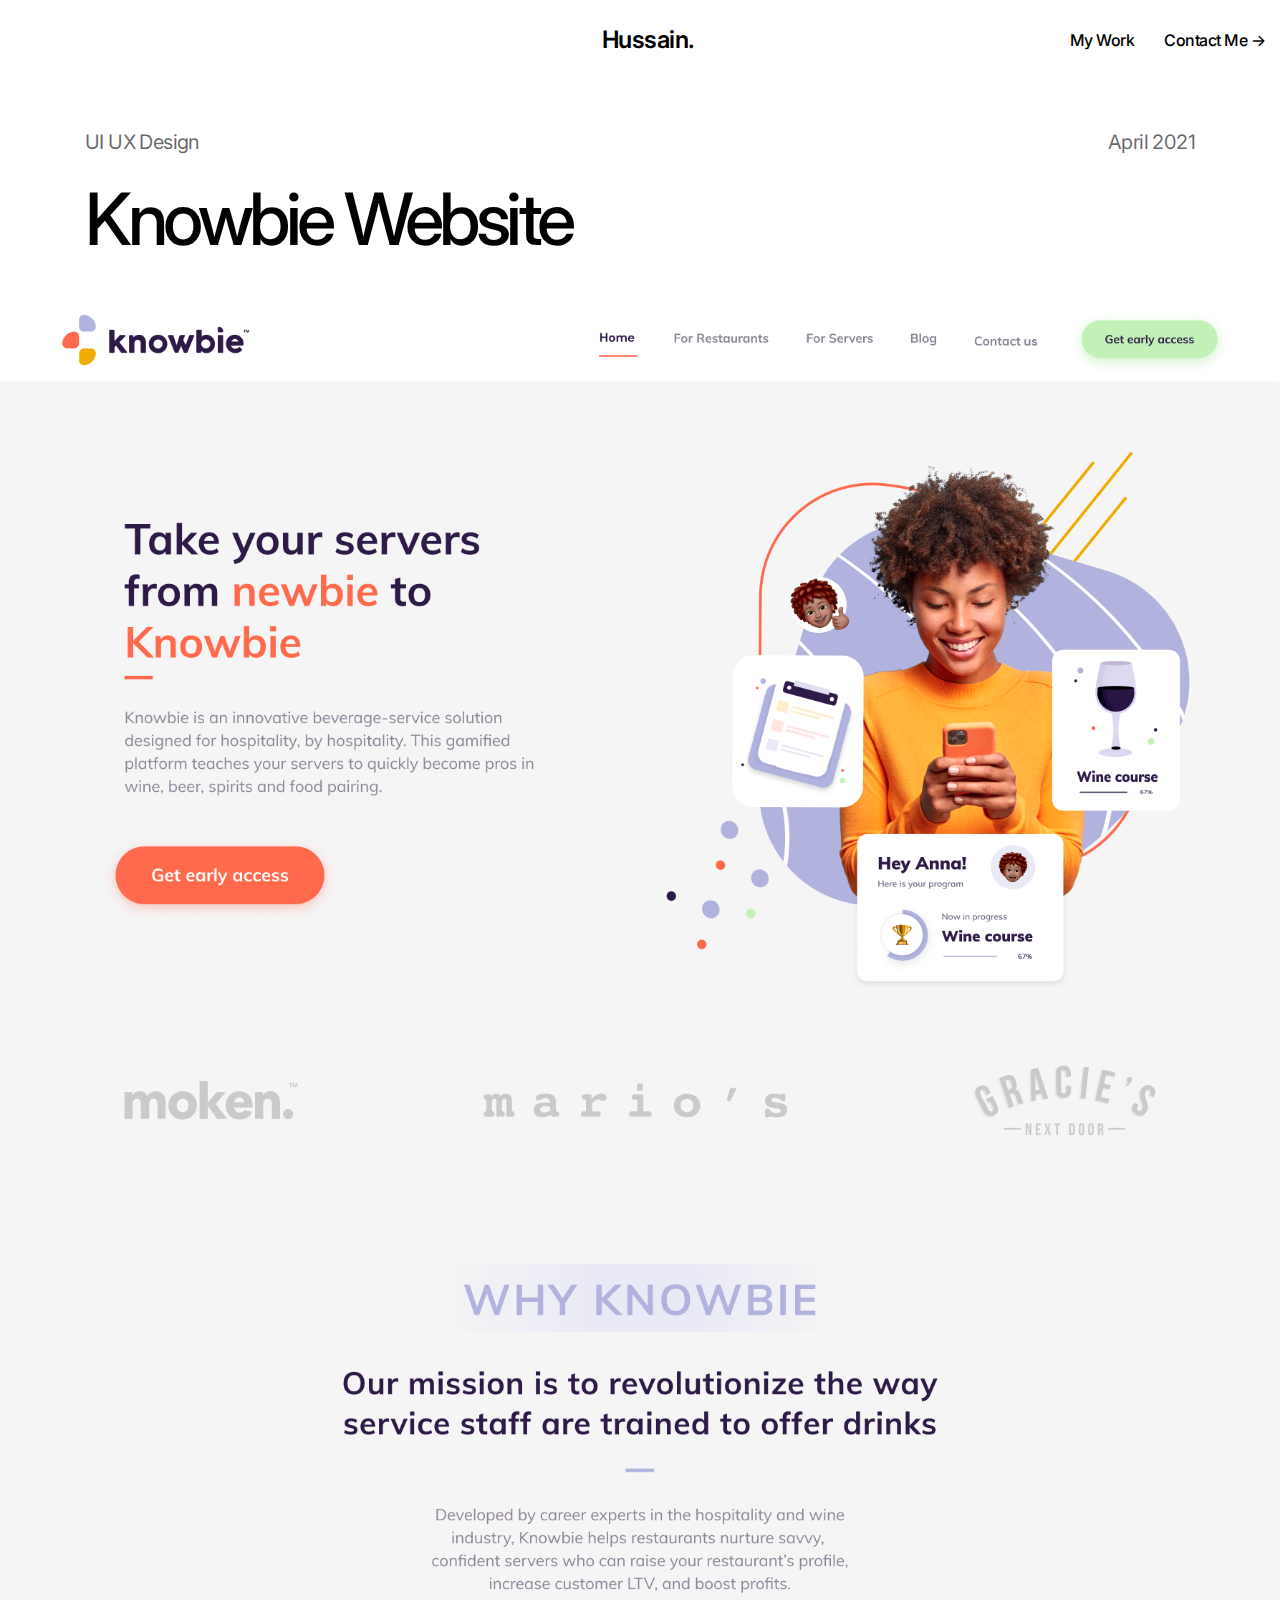
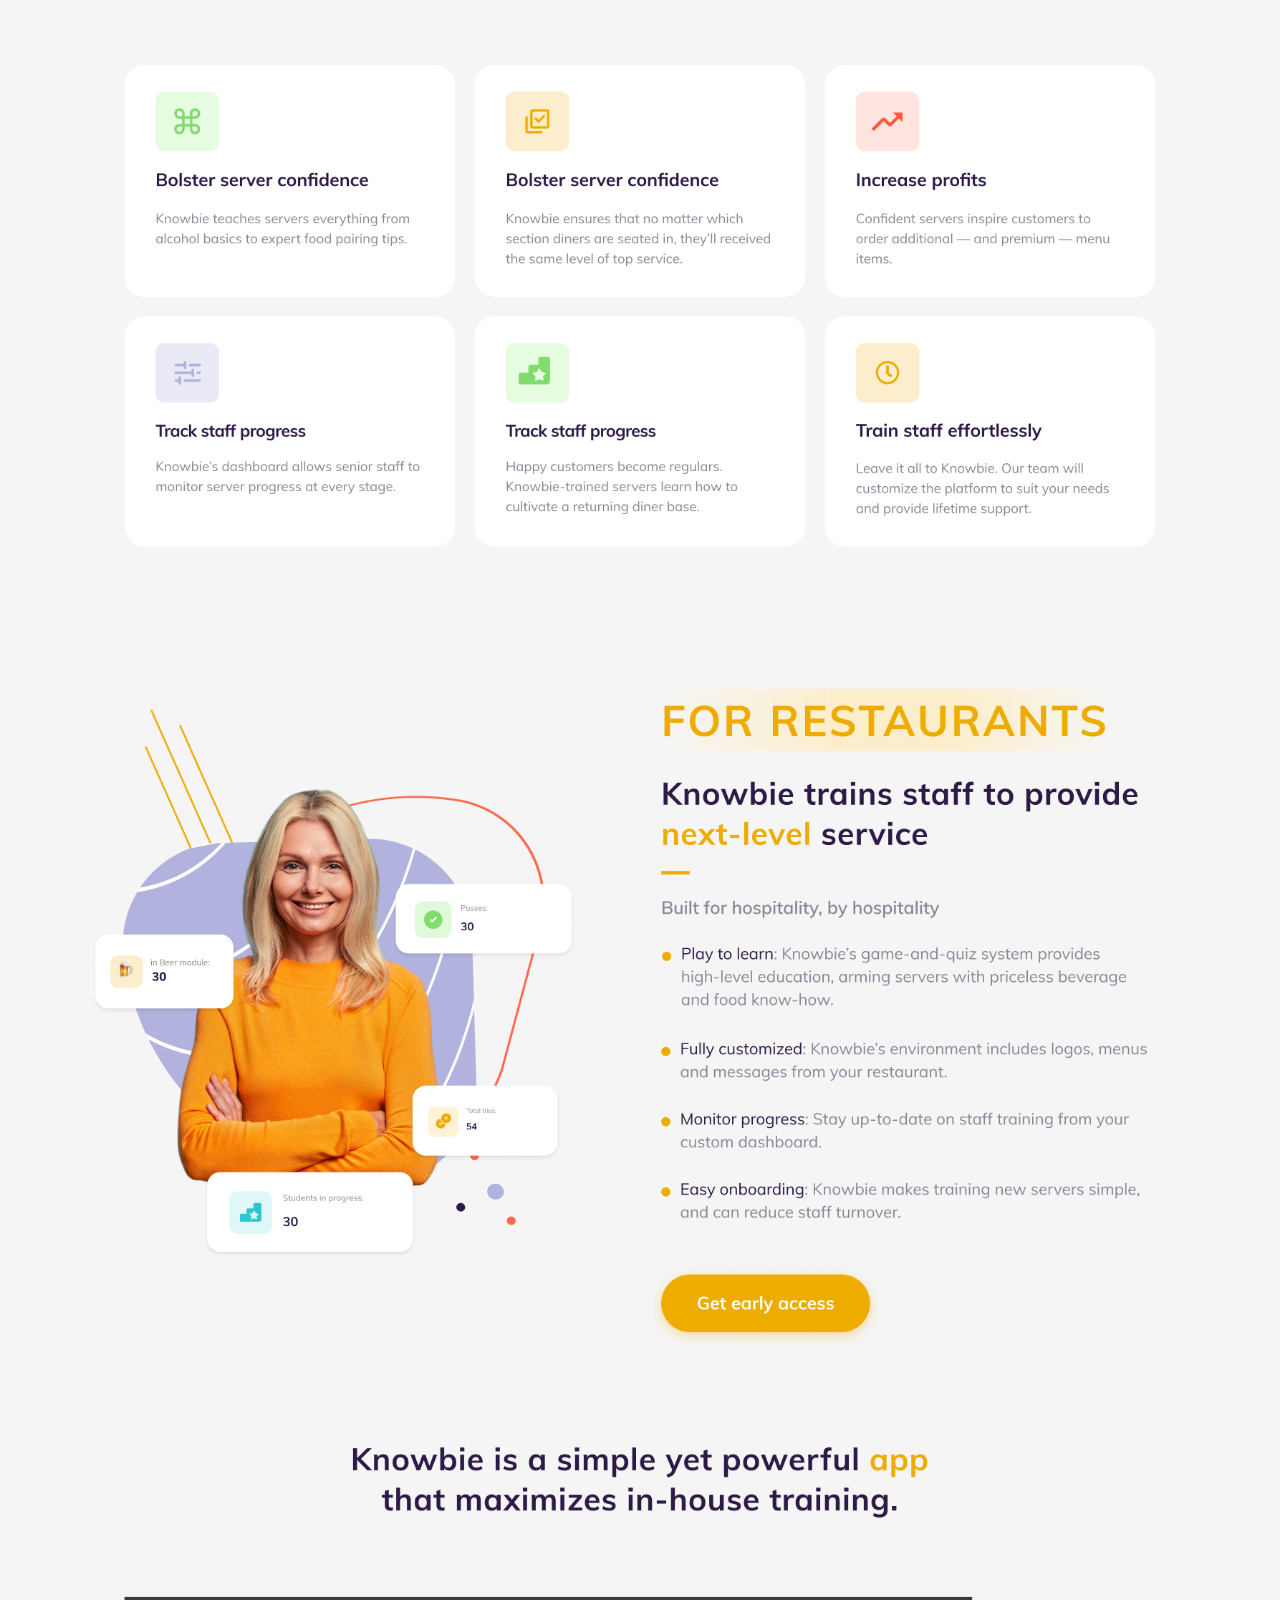
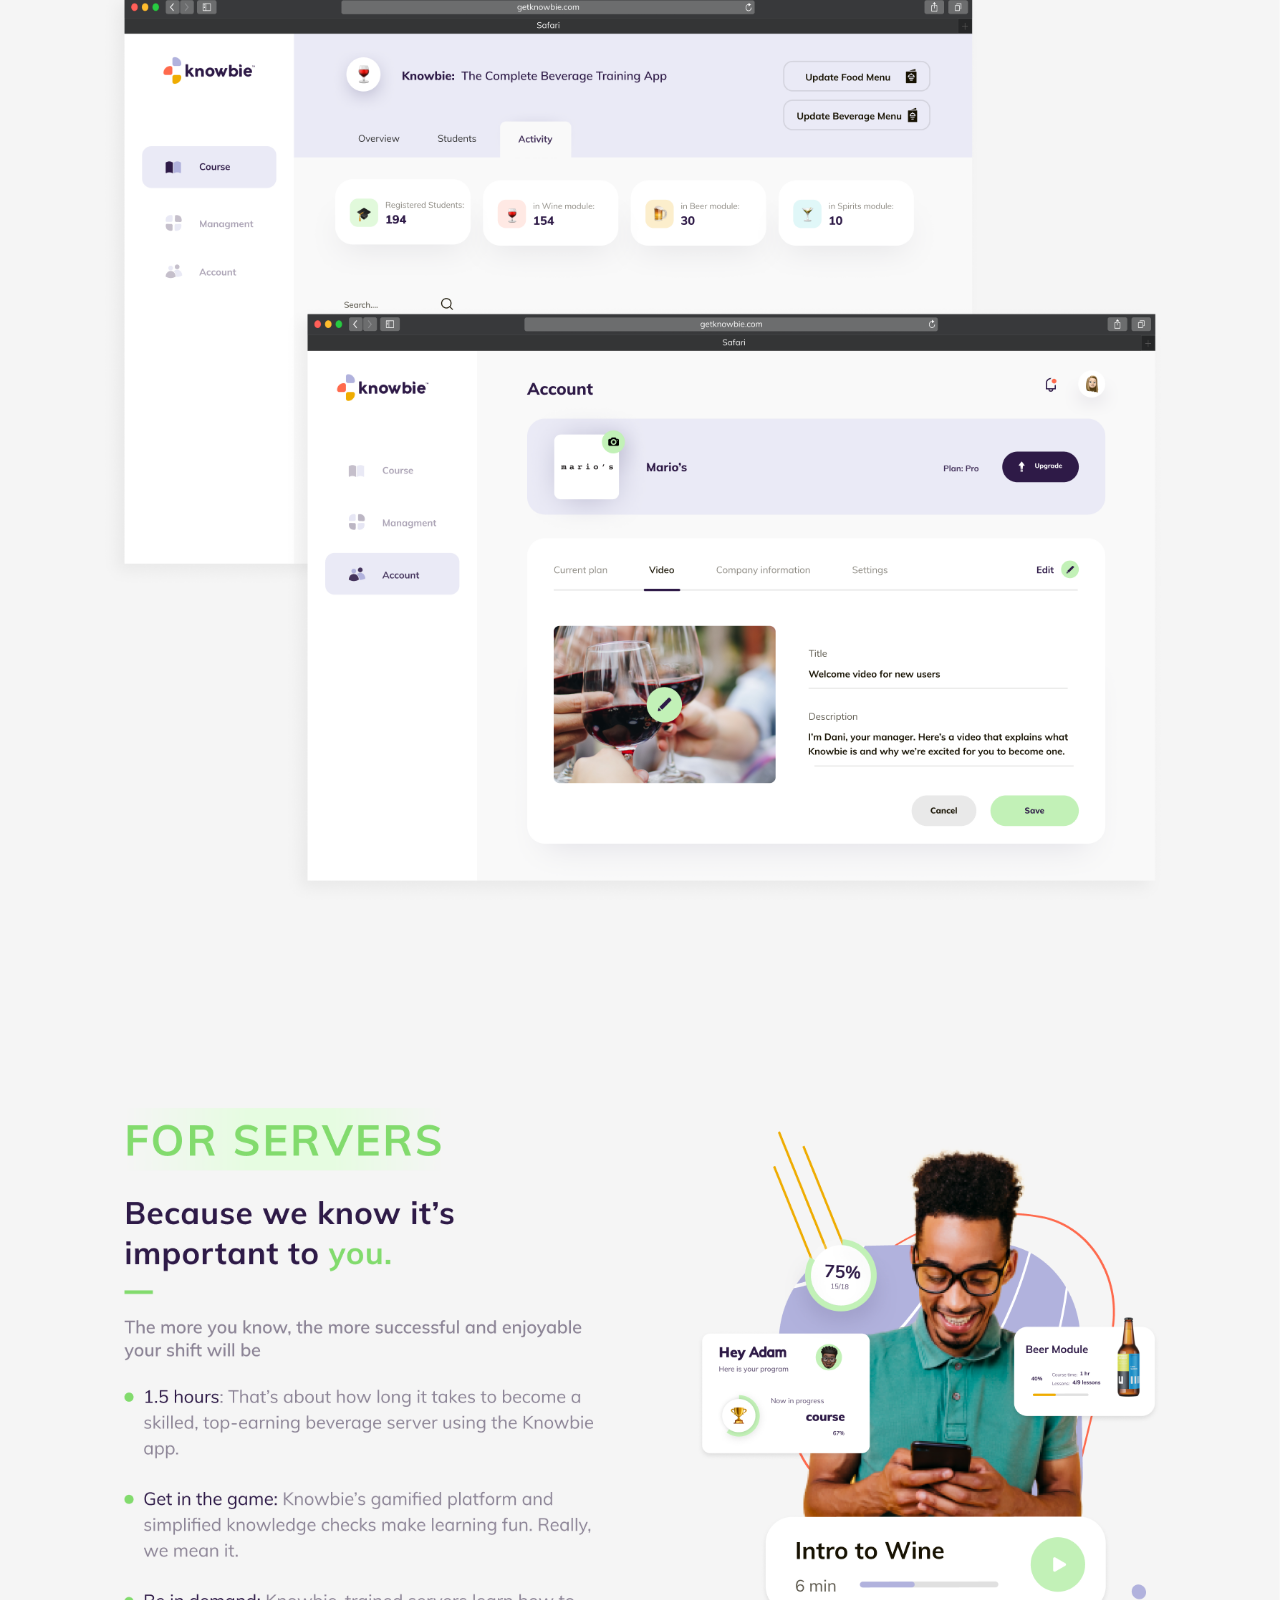
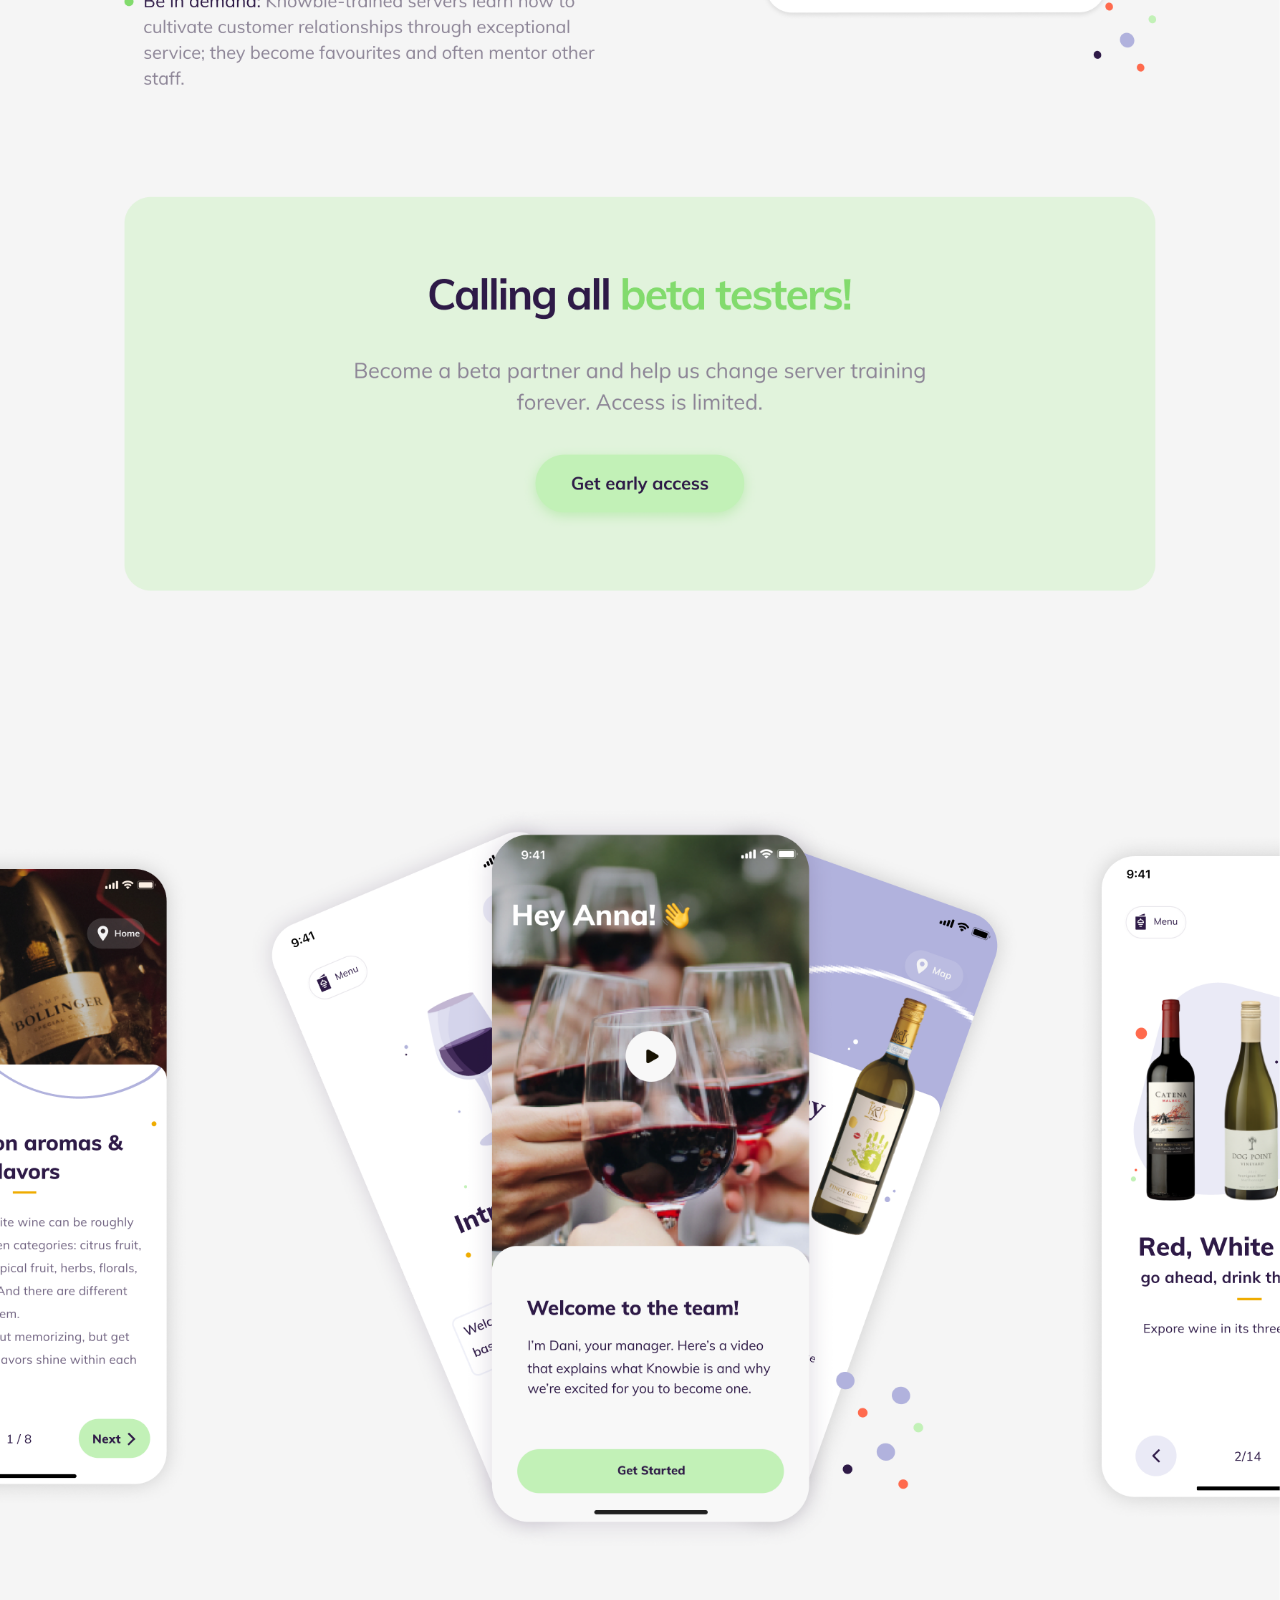
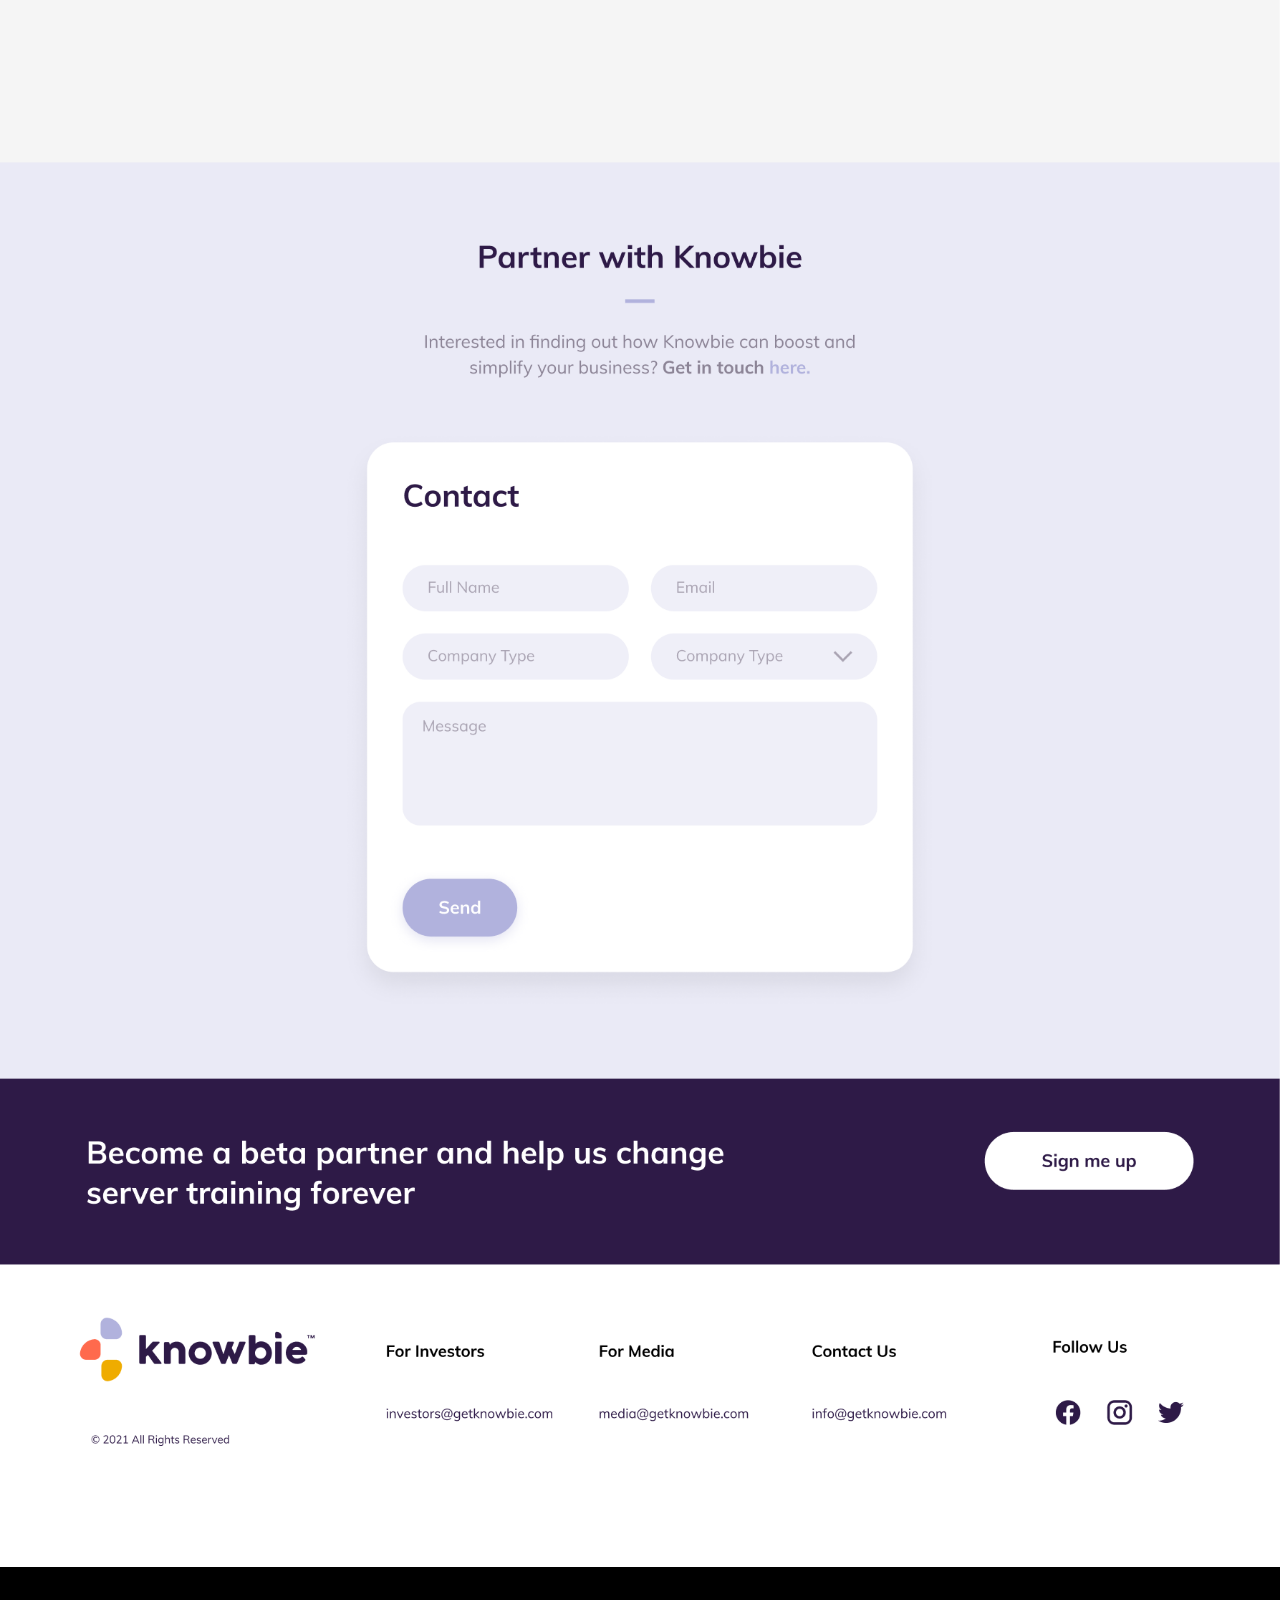
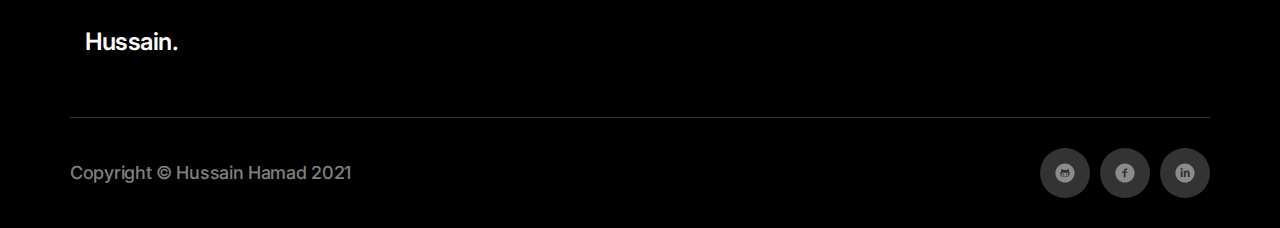
<file: Knowbie_Website.html>
<!DOCTYPE html>
<html>
	<head>
		<meta charset="utf-8" >
		<meta http-equiv="Content-Language" content="en">
		<title>Case</title>
		<meta name="viewport" content="width=device-width, initial-scale=1">
		<link href="css/all.css" rel="stylesheet" />
		<link href="css/case.css" rel="stylesheet" />
		<link rel="apple-touch-icon-precomposed" sizes="57x57" href="i/apple-touch-icon-57x57.png" />
		<link rel="apple-touch-icon-precomposed" sizes="114x114" href="i/apple-touch-icon-114x114.png" />
		<link rel="apple-touch-icon-precomposed" sizes="72x72" href="i/apple-touch-icon-72x72.png" />
		<link rel="apple-touch-icon-precomposed" sizes="144x144" href="i/apple-touch-icon-144x144.png" />
		<link rel="apple-touch-icon-precomposed" sizes="60x60" href="i/apple-touch-icon-60x60.png" />
		<link rel="apple-touch-icon-precomposed" sizes="120x120" href="i/apple-touch-icon-120x120.png" />
		<link rel="apple-touch-icon-precomposed" sizes="76x76" href="i/apple-touch-icon-76x76.png" />
		<link rel="apple-touch-icon-precomposed" sizes="152x152" href="i/apple-touch-icon-152x152.png" />
		<link rel="icon" type="image/png" href="i/favicon-196x196.png" sizes="196x196" />
		<link rel="icon" type="image/png" href="i/favicon-96x96.png" sizes="96x96" />
		<link rel="icon" type="image/png" href="i/favicon-32x32.png" sizes="32x32" />
		<link rel="icon" type="image/png" href="i/favicon-16x16.png" sizes="16x16" />
		<link rel="icon" type="image/png" href="i/favicon-128.png" sizes="128x128" />
		<meta name="application-name" content="&nbsp;"/>
		<meta name="msapplication-TileColor" content="#FFFFFF" />
		<meta name="msapplication-TileImage" content="mstile-144x144.png" />
		<meta name="msapplication-square70x70logo" content="mstile-70x70.png" />
		<meta name="msapplication-square150x150logo" content="mstile-150x150.png" />
		<meta name="msapplication-wide310x150logo" content="mstile-310x150.png" />
		<meta name="msapplication-square310x310logo" content="mstile-310x310.png" />		<link rel="preconnect" href="https://fonts.gstatic.com">
		<link href="https://fonts.googleapis.com/css2?family=Inter:wght@100;200;300;400;500;600;700;800;900&display=swap" rel="stylesheet">
		<script src="js/jquery.min.js"></script>
		<script src="js/slick.min.js"></script>
	</head>
	<body class="case">
		<svg id="customSvgLibrary" xmlns="http://www.w3.org/2000/svg" style="display:none">
			<!-- Используемые иконки -->
			<symbol id="arrow-down" viewBox="0 0 20 20"><path d="M14.7583 9.40833C14.6809 9.33023 14.5887 9.26823 14.4871 9.22592C14.3856 9.18362 14.2767 9.16183 14.1667 9.16183C14.0566 9.16183 13.9477 9.18362 13.8462 9.22592C13.7446 9.26823 13.6525 9.33023 13.575 9.40833L10.8333 12.1583V5.83333C10.8333 5.61232 10.7455 5.40036 10.5892 5.24408C10.433 5.0878 10.221 5 9.99999 5C9.77898 5 9.56702 5.0878 9.41074 5.24408C9.25446 5.40036 9.16666 5.61232 9.16666 5.83333V12.1583L6.42499 9.40833C6.26807 9.25141 6.05524 9.16326 5.83333 9.16326C5.61141 9.16326 5.39858 9.25141 5.24166 9.40833C5.08474 9.56525 4.99658 9.77808 4.99658 10C4.99658 10.2219 5.08474 10.4347 5.24166 10.5917L9.40833 14.7583C9.48758 14.8342 9.58103 14.8937 9.68333 14.9333C9.78308 14.9774 9.89093 15.0002 9.99999 15.0002C10.1091 15.0002 10.2169 14.9774 10.3167 14.9333C10.419 14.8937 10.5124 14.8342 10.5917 14.7583L14.7583 10.5917C14.8364 10.5142 14.8984 10.422 14.9407 10.3205C14.983 10.2189 15.0048 10.11 15.0048 10C15.0048 9.88999 14.983 9.78107 14.9407 9.67952C14.8984 9.57797 14.8364 9.4858 14.7583 9.40833V9.40833Z" fill="white"/></symbol>	
			<symbol id="setup" viewBox="0 0 24 24"><path d="M20 8.18V3C20 2.73478 19.8947 2.48043 19.7071 2.29289C19.5196 2.10536 19.2653 2 19 2C18.7348 2 18.4805 2.10536 18.2929 2.29289C18.1054 2.48043 18 2.73478 18 3V8.18C17.4209 8.3902 16.9205 8.77363 16.5669 9.27816C16.2133 9.7827 16.0236 10.3839 16.0236 11C16.0236 11.6161 16.2133 12.2173 16.5669 12.7218C16.9205 13.2264 17.4209 13.6098 18 13.82V21C18 21.2652 18.1054 21.5196 18.2929 21.7071C18.4805 21.8946 18.7348 22 19 22C19.2653 22 19.5196 21.8946 19.7071 21.7071C19.8947 21.5196 20 21.2652 20 21V13.82C20.5792 13.6098 21.0796 13.2264 21.4332 12.7218C21.7868 12.2173 21.9765 11.6161 21.9765 11C21.9765 10.3839 21.7868 9.7827 21.4332 9.27816C21.0796 8.77363 20.5792 8.3902 20 8.18ZM19 12C18.8023 12 18.6089 11.9414 18.4445 11.8315C18.28 11.7216 18.1518 11.5654 18.0762 11.3827C18.0005 11.2 17.9807 10.9989 18.0193 10.8049C18.0578 10.6109 18.1531 10.4327 18.2929 10.2929C18.4328 10.153 18.611 10.0578 18.8049 10.0192C18.9989 9.98063 19.2 10.0004 19.3827 10.0761C19.5654 10.1518 19.7216 10.28 19.8315 10.4444C19.9414 10.6089 20 10.8022 20 11C20 11.2652 19.8947 11.5196 19.7071 11.7071C19.5196 11.8946 19.2653 12 19 12ZM13 14.18V3C13 2.73478 12.8947 2.48043 12.7071 2.29289C12.5196 2.10536 12.2653 2 12 2C11.7348 2 11.4805 2.10536 11.2929 2.29289C11.1054 2.48043 11 2.73478 11 3V14.18C10.4209 14.3902 9.9205 14.7736 9.56688 15.2782C9.21326 15.7827 9.02356 16.3839 9.02356 17C9.02356 17.6161 9.21326 18.2173 9.56688 18.7218C9.9205 19.2264 10.4209 19.6098 11 19.82V21C11 21.2652 11.1054 21.5196 11.2929 21.7071C11.4805 21.8946 11.7348 22 12 22C12.2653 22 12.5196 21.8946 12.7071 21.7071C12.8947 21.5196 13 21.2652 13 21V19.82C13.5792 19.6098 14.0796 19.2264 14.4332 18.7218C14.7868 18.2173 14.9765 17.6161 14.9765 17C14.9765 16.3839 14.7868 15.7827 14.4332 15.2782C14.0796 14.7736 13.5792 14.3902 13 14.18ZM12 18C11.8023 18 11.6089 17.9414 11.4445 17.8315C11.28 17.7216 11.1518 17.5654 11.0762 17.3827C11.0005 17.2 10.9807 16.9989 11.0193 16.8049C11.0578 16.6109 11.1531 16.4327 11.2929 16.2929C11.4328 16.153 11.611 16.0578 11.8049 16.0192C11.9989 15.9806 12.2 16.0004 12.3827 16.0761C12.5654 16.1518 12.7216 16.28 12.8315 16.4444C12.9414 16.6089 13 16.8022 13 17C13 17.2652 12.8947 17.5196 12.7071 17.7071C12.5196 17.8946 12.2653 18 12 18ZM6.00004 6.18V3C6.00004 2.73478 5.89468 2.48043 5.70714 2.29289C5.51961 2.10536 5.26525 2 5.00004 2C4.73482 2 4.48047 2.10536 4.29293 2.29289C4.10539 2.48043 4.00004 2.73478 4.00004 3V6.18C3.42088 6.3902 2.9205 6.77363 2.56688 7.27817C2.21326 7.7827 2.02356 8.38388 2.02356 9C2.02356 9.61612 2.21326 10.2173 2.56688 10.7218C2.9205 11.2264 3.42088 11.6098 4.00004 11.82V21C4.00004 21.2652 4.10539 21.5196 4.29293 21.7071C4.48047 21.8946 4.73482 22 5.00004 22C5.26525 22 5.51961 21.8946 5.70714 21.7071C5.89468 21.5196 6.00004 21.2652 6.00004 21V11.82C6.57919 11.6098 7.07958 11.2264 7.43319 10.7218C7.78681 10.2173 7.97651 9.61612 7.97651 9C7.97651 8.38388 7.78681 7.7827 7.43319 7.27817C7.07958 6.77363 6.57919 6.3902 6.00004 6.18ZM5.00004 10C4.80225 10 4.60892 9.94135 4.44447 9.83147C4.28002 9.72159 4.15184 9.56541 4.07616 9.38268C4.00047 9.19996 3.98067 8.99889 4.01925 8.80491C4.05784 8.61093 4.15308 8.43275 4.29293 8.29289C4.43278 8.15304 4.61097 8.0578 4.80495 8.01921C4.99893 7.98063 5.19999 8.00043 5.38272 8.07612C5.56545 8.15181 5.72162 8.27998 5.83151 8.44443C5.94139 8.60888 6.00004 8.80222 6.00004 9C6.00004 9.26522 5.89468 9.51957 5.70714 9.70711C5.51961 9.89464 5.26525 10 5.00004 10Z" fill="black"/></symbol>	
			<symbol id="eye" viewBox="0 0 24 24"><path d="M21.9199 11.6C19.8999 6.91 16.0999 4 11.9999 4C7.89994 4 4.09994 6.91 2.07994 11.6C2.02488 11.7262 1.99646 11.8623 1.99646 12C1.99646 12.1377 2.02488 12.2738 2.07994 12.4C4.09994 17.09 7.89994 20 11.9999 20C16.0999 20 19.8999 17.09 21.9199 12.4C21.975 12.2738 22.0034 12.1377 22.0034 12C22.0034 11.8623 21.975 11.7262 21.9199 11.6ZM11.9999 18C8.82994 18 5.82994 15.71 4.09994 12C5.82994 8.29 8.82994 6 11.9999 6C15.1699 6 18.1699 8.29 19.8999 12C18.1699 15.71 15.1699 18 11.9999 18ZM11.9999 8C11.2088 8 10.4355 8.2346 9.77766 8.67412C9.11987 9.11365 8.60718 9.73836 8.30443 10.4693C8.00168 11.2002 7.92246 12.0044 8.0768 12.7804C8.23114 13.5563 8.61211 14.269 9.17152 14.8284C9.73093 15.3878 10.4437 15.7688 11.2196 15.9231C11.9955 16.0775 12.7998 15.9983 13.5307 15.6955C14.2616 15.3928 14.8863 14.8801 15.3258 14.2223C15.7653 13.5645 15.9999 12.7911 15.9999 12C15.9999 10.9391 15.5785 9.92172 14.8284 9.17157C14.0782 8.42143 13.0608 8 11.9999 8ZM11.9999 14C11.6044 14 11.2177 13.8827 10.8888 13.6629C10.5599 13.4432 10.3036 13.1308 10.1522 12.7654C10.0008 12.3999 9.9612 11.9978 10.0384 11.6098C10.1155 11.2219 10.306 10.8655 10.5857 10.5858C10.8654 10.3061 11.2218 10.1156 11.6098 10.0384C11.9977 9.96126 12.3999 10.0009 12.7653 10.1522C13.1308 10.3036 13.4431 10.56 13.6629 10.8889C13.8826 11.2178 13.9999 11.6044 13.9999 12C13.9999 12.5304 13.7892 13.0391 13.4142 13.4142C13.0391 13.7893 12.5304 14 11.9999 14Z" fill="black"/></symbol>	
			<symbol id="clock" viewBox="0 0 24 24"><path d="M15.098 12.634L13 11.423V7C13 6.73478 12.8946 6.48043 12.7071 6.29289C12.5196 6.10536 12.2652 6 12 6C11.7348 6 11.4804 6.10536 11.2929 6.29289C11.1054 6.48043 11 6.73478 11 7V12C11 12.1755 11.0462 12.348 11.134 12.5C11.2218 12.652 11.348 12.7782 11.5 12.866L14.098 14.366C14.2118 14.4327 14.3376 14.4762 14.4683 14.4941C14.5989 14.512 14.7319 14.5038 14.8594 14.4701C14.9869 14.4364 15.1064 14.3778 15.2112 14.2977C15.3159 14.2176 15.4038 14.1175 15.4698 14.0033C15.5357 13.8891 15.5784 13.763 15.5954 13.6322C15.6124 13.5014 15.6034 13.3686 15.5688 13.2413C15.5343 13.114 15.4749 12.9949 15.3941 12.8906C15.3133 12.7864 15.2127 12.6992 15.098 12.634ZM12 2C10.0222 2 8.08879 2.58649 6.4443 3.6853C4.79981 4.78412 3.51809 6.3459 2.76121 8.17317C2.00433 10.0004 1.8063 12.0111 2.19215 13.9509C2.578 15.8907 3.53041 17.6725 4.92894 19.0711C6.32746 20.4696 8.10929 21.422 10.0491 21.8079C11.9889 22.1937 13.9996 21.9957 15.8268 21.2388C17.6541 20.4819 19.2159 19.2002 20.3147 17.5557C21.4135 15.9112 22 13.9778 22 12C21.9971 9.34873 20.9426 6.80688 19.0679 4.93215C17.1931 3.05742 14.6513 2.00291 12 2ZM12 20C10.4178 20 8.87104 19.5308 7.55544 18.6518C6.23985 17.7727 5.21447 16.5233 4.60897 15.0615C4.00347 13.5997 3.84504 11.9911 4.15372 10.4393C4.4624 8.88743 5.22433 7.46197 6.34315 6.34315C7.46197 5.22433 8.88743 4.4624 10.4393 4.15372C11.9911 3.84504 13.5997 4.00346 15.0615 4.60896C16.5233 5.21447 17.7727 6.23984 18.6518 7.55544C19.5308 8.87103 20 10.4177 20 12C19.9974 14.1209 19.1537 16.1542 17.6539 17.6539C16.1542 19.1536 14.1209 19.9974 12 20Z" fill="black"/></symbol>	
			<symbol id="fb" viewBox="0 0 18 18"><path fill-rule="evenodd" clip-rule="evenodd" d="M17.3333 9.00033C17.3333 4.39866 13.6016 0.666992 8.99996 0.666992C4.39829 0.666992 0.666626 4.39866 0.666626 9.00033C0.666626 13.602 4.39829 17.3337 8.99996 17.3337C9.04891 17.3337 9.09762 17.3326 9.14644 17.3318V10.8446H7.35608V8.75809H9.14644V7.22268C9.14644 5.44198 10.2335 4.47279 11.8219 4.47279C12.5826 4.47279 13.2364 4.5295 13.427 4.5548V6.41587H12.3317C11.4676 6.41587 11.3002 6.82658 11.3002 7.42918V8.75809H13.3665L13.0972 10.8446H11.3002V17.0117C14.7834 16.0131 17.3333 12.8041 17.3333 9.00033Z" fill=""/></symbol>	
			<symbol id="ig" viewBox="0 0 18 18"><path fill-rule="evenodd" clip-rule="evenodd" d="M10.0733 0.667096C11.3923 0.670688 11.7151 0.683581 12.4422 0.718091C13.328 0.757138 13.9338 0.900352 14.4645 1.10551C15.0181 1.31384 15.5229 1.64275 15.9398 2.06603C16.3665 2.48282 16.6921 2.9842 16.9038 3.54421C17.109 4.07178 17.2523 4.68063 17.2913 5.56624C17.3248 6.32817 17.332 6.64512 17.3334 8.14518L17.3335 9.45689C17.3321 11.3078 17.3211 11.611 17.2848 12.4364C17.2458 13.322 17.1024 13.9277 16.8973 14.4585C16.4642 15.5785 15.5784 16.4641 14.458 16.8972C13.9305 17.1023 13.3215 17.2455 12.4357 17.2846C11.5466 17.3238 11.2633 17.3334 8.99994 17.3334L8.76489 17.3334C6.71554 17.3327 6.42138 17.3224 5.56416 17.2846C4.67825 17.2455 4.07259 17.1023 3.54172 16.8972C2.98809 16.6888 2.48331 16.3599 2.06643 15.9366C1.64306 15.5198 1.31422 15.0185 1.10254 14.4585C0.89734 13.9309 0.753971 13.322 0.714916 12.4364C0.682836 11.7062 0.670498 11.3847 0.667114 10.039L0.667219 7.93139C0.670811 6.61262 0.683707 6.28993 0.718224 5.56294C0.757278 4.67733 0.90052 4.07178 1.10572 3.54103C1.31422 2.98751 1.64306 2.48282 2.06643 2.06603C2.48331 1.63944 2.98478 1.31384 3.54503 1.1022C4.07258 0.897172 4.68156 0.753831 5.56734 0.714785C6.29767 0.68271 6.61924 0.670375 7.96529 0.666992L10.0733 0.667096ZM9.87873 2.1807H8.14178C6.69373 2.18353 6.3913 2.19557 5.64227 2.22883C4.83141 2.2647 4.38846 2.40142 4.09536 2.51539C3.73382 2.64881 3.40815 2.86045 3.13795 3.13721C2.85783 3.4043 2.64614 3.73308 2.51257 4.09455C2.39858 4.38759 2.26183 4.82715 2.22608 5.64116C2.1898 6.4521 2.17883 6.74105 2.1774 8.5448V9.4708C2.17883 11.2742 2.1898 11.5606 2.22608 12.3746C2.26183 13.1853 2.39858 13.6282 2.51257 13.9212C2.64614 14.2826 2.85782 14.6082 3.13464 14.8784C3.40166 15.1552 3.73064 15.3668 4.09205 15.5004C4.38515 15.6144 4.8248 15.7511 5.63896 15.7868C6.38529 15.8202 6.68962 15.8321 8.13837 15.835H9.8743C11.3224 15.8321 11.6247 15.8202 12.3738 15.7868C13.1847 15.7511 13.6276 15.6144 13.9207 15.5004C14.6469 15.2203 15.2233 14.644 15.5035 13.9179C15.6175 13.6249 15.7542 13.1853 15.7901 12.3713C15.8248 11.5899 15.8364 11.2972 15.8385 9.67994V8.3356C15.8364 6.71775 15.8248 6.4226 15.7901 5.64116C15.7542 4.83033 15.6175 4.38759 15.5035 4.09455C15.3699 3.73308 15.1582 3.40748 14.8814 3.13721C14.6144 2.86045 14.2854 2.64881 13.924 2.51539C13.6309 2.40142 13.1912 2.2647 12.3771 2.22883C11.6307 2.19557 11.3288 2.18353 9.87873 2.1807ZM9.00312 4.71968C11.3675 4.71968 13.2856 6.63742 13.2856 9.00134C13.2856 11.3653 11.3675 13.283 9.00312 13.283C6.63886 13.283 4.72061 11.3653 4.72061 9.00134C4.72061 6.63742 6.63886 4.71968 9.00312 4.71968ZM9.00312 6.22393C7.46931 6.22393 6.22516 7.4677 6.22516 9.00134C6.22516 10.535 7.46931 11.7787 9.00312 11.7787C10.5371 11.7787 11.7811 10.535 11.7811 9.00134C11.7811 7.4677 10.5371 6.22393 9.00312 6.22393ZM13.455 3.55082C14.0072 3.55082 14.4548 3.99827 14.4548 4.55039C14.4548 5.10239 14.0072 5.54996 13.455 5.54996C12.9028 5.54996 12.4552 5.10239 12.4552 4.55039C12.4552 3.99827 12.9028 3.55082 13.455 3.55082Z" fill=""/></symbol>	
			<symbol id="twitter" viewBox="0 0 18 14"><path fill-rule="evenodd" clip-rule="evenodd" d="M17.3333 1.91147C16.7135 2.17916 16.0531 2.3566 15.3645 2.44275C16.0729 2.02634 16.6135 1.37198 16.8677 0.583264C16.2073 0.970957 15.4781 1.2448 14.701 1.39762C14.0739 0.740187 13.1802 0.333008 12.2052 0.333008C10.3135 0.333008 8.79058 1.8448 8.79058 3.69814C8.79058 3.9648 8.8135 4.22121 8.86975 4.46531C6.02913 4.3289 3.51558 2.98839 1.82704 0.946341C1.53225 1.44993 1.35933 2.02634 1.35933 2.64685C1.35933 3.81198 1.96871 4.8448 2.87704 5.44275C2.32808 5.43249 1.78954 5.27557 1.33329 5.02839C1.33329 5.03865 1.33329 5.05198 1.33329 5.06531C1.33329 6.70019 2.51767 8.05814 4.07079 8.37096C3.79267 8.44583 3.48954 8.48172 3.17496 8.48172C2.95621 8.48172 2.73538 8.46942 2.52808 8.42429C2.97079 9.7566 4.22704 10.7361 5.72079 10.7679C4.55829 11.6633 3.08225 12.2028 1.48433 12.2028C1.20413 12.2028 0.935376 12.1904 0.666626 12.1566C2.18017 13.1176 3.97392 13.6663 5.90829 13.6663C12.1958 13.6663 15.6333 8.53814 15.6333 4.09301C15.6333 3.94429 15.6281 3.8007 15.6208 3.65814C16.2989 3.18429 16.8687 2.59249 17.3333 1.91147Z" fill=""/></symbol>	
			<symbol id="arrow-left" viewBox="0 0 24 24"><path d="M16.9999 11.0002H9.4099L12.7099 7.71019C12.8982 7.52188 13.004 7.26649 13.004 7.00019C13.004 6.73388 12.8982 6.47849 12.7099 6.29019C12.5216 6.10188 12.2662 5.99609 11.9999 5.99609C11.7336 5.99609 11.4782 6.10188 11.2899 6.29019L6.2899 11.2902C6.19886 11.3853 6.12749 11.4974 6.0799 11.6202C5.97988 11.8636 5.97988 12.1367 6.0799 12.3802C6.12749 12.5029 6.19886 12.6151 6.2899 12.7102L11.2899 17.7102C11.3829 17.8039 11.4935 17.8783 11.6153 17.9291C11.7372 17.9798 11.8679 18.006 11.9999 18.006C12.1319 18.006 12.2626 17.9798 12.3845 17.9291C12.5063 17.8783 12.6169 17.8039 12.7099 17.7102C12.8036 17.6172 12.878 17.5066 12.9288 17.3848C12.9796 17.2629 13.0057 17.1322 13.0057 17.0002C13.0057 16.8682 12.9796 16.7375 12.9288 16.6156C12.878 16.4937 12.8036 16.3831 12.7099 16.2902L9.4099 13.0002H16.9999C17.2651 13.0002 17.5195 12.8948 17.707 12.7073C17.8945 12.5198 17.9999 12.2654 17.9999 12.0002C17.9999 11.735 17.8945 11.4806 17.707 11.2931C17.5195 11.1055 17.2651 11.0002 16.9999 11.0002Z" fill=""/></symbol>	
			<symbol id="arrow-right" viewBox="0 0 24 24"><path d="M17.92 11.6202C17.8724 11.4974 17.801 11.3853 17.71 11.2902L12.71 6.29019C12.6168 6.19695 12.5061 6.12299 12.3842 6.07253C12.2624 6.02207 12.1319 5.99609 12 5.99609C11.7337 5.99609 11.4783 6.10188 11.29 6.29019C11.1968 6.38342 11.1228 6.49411 11.0723 6.61594C11.0219 6.73776 10.9959 6.86833 10.9959 7.00019C10.9959 7.26649 11.1017 7.52188 11.29 7.71019L14.59 11.0002H7C6.73478 11.0002 6.48043 11.1055 6.29289 11.2931C6.10536 11.4806 6 11.735 6 12.0002C6 12.2654 6.10536 12.5198 6.29289 12.7073C6.48043 12.8948 6.73478 13.0002 7 13.0002H14.59L11.29 16.2902C11.1963 16.3831 11.1219 16.4937 11.0711 16.6156C11.0203 16.7375 10.9942 16.8682 10.9942 17.0002C10.9942 17.1322 11.0203 17.2629 11.0711 17.3848C11.1219 17.5066 11.1963 17.6172 11.29 17.7102C11.383 17.8039 11.4936 17.8783 11.6154 17.9291C11.7373 17.9798 11.868 18.006 12 18.006C12.132 18.006 12.2627 17.9798 12.3846 17.9291C12.5064 17.8783 12.617 17.8039 12.71 17.7102L17.71 12.7102C17.801 12.6151 17.8724 12.5029 17.92 12.3802C18.02 12.1367 18.02 11.8636 17.92 11.6202Z" fill=""/></symbol>	
			<symbol id="flash" viewBox="0 0 20 20"><path d="M17.0834 7.49967H10.4167L11.2501 0.833008L2.91675 12.4997H9.58342L8.75008 19.1663L17.0834 7.49967Z" fill=""/></symbol>	
			<symbol id="heart" viewBox="0 0 20 20"><path d="M16.8001 4.16648C15.9167 3.28082 14.7457 2.74026 13.4987 2.64245C12.2516 2.54465 11.0107 2.89603 10.0001 3.63315C8.93978 2.84451 7.62006 2.48691 6.30667 2.63234C4.99327 2.77778 3.78377 3.41546 2.92171 4.41697C2.05966 5.41847 1.60909 6.70941 1.66073 8.02982C1.71238 9.35024 2.26242 10.602 3.20007 11.5331L8.37507 16.7165C8.80842 17.143 9.39206 17.382 10.0001 17.382C10.6081 17.382 11.1917 17.143 11.6251 16.7165L16.8001 11.5331C17.7731 10.5542 18.3192 9.23004 18.3192 7.84981C18.3192 6.46958 17.7731 5.14542 16.8001 4.16648V4.16648ZM15.6251 10.3831L10.4501 15.5581C10.3912 15.6176 10.3211 15.6648 10.2439 15.697C10.1666 15.7292 10.0838 15.7458 10.0001 15.7458C9.91638 15.7458 9.83352 15.7292 9.75628 15.697C9.67904 15.6648 9.60896 15.6176 9.55007 15.5581L4.37507 10.3581C3.72153 9.6901 3.35558 8.7927 3.35558 7.85815C3.35558 6.92359 3.72153 6.02619 4.37507 5.35815C5.04103 4.70064 5.93921 4.33195 6.87507 4.33195C7.81092 4.33195 8.7091 4.70064 9.37507 5.35815C9.45254 5.43625 9.5447 5.49825 9.64625 5.54056C9.7478 5.58286 9.85672 5.60464 9.96673 5.60464C10.0767 5.60464 10.1857 5.58286 10.2872 5.54056C10.3888 5.49825 10.4809 5.43625 10.5584 5.35815C11.2244 4.70064 12.1225 4.33195 13.0584 4.33195C13.9943 4.33195 14.8924 4.70064 15.5584 5.35815C16.2209 6.01744 16.5989 6.90997 16.6114 7.84455C16.6238 8.77913 16.2698 9.68142 15.6251 10.3581V10.3831Z" fill=""/></symbol>	
			<symbol id="camera" viewBox="0 0 20 20"><path d="M15.8334 5.41701H14.7667L14.5001 4.58368C14.3272 4.0947 14.0065 3.6716 13.5825 3.37298C13.1585 3.07436 12.652 2.91501 12.1334 2.91701H7.86675C7.34304 2.91799 6.83286 3.08341 6.40822 3.38993C5.98358 3.69645 5.66592 4.12859 5.50008 4.62534L5.23341 5.45868H4.16675C3.50371 5.45868 2.86782 5.72207 2.39898 6.19091C1.93014 6.65975 1.66675 7.29564 1.66675 7.95868V14.6253C1.66675 15.2884 1.93014 15.9243 2.39898 16.3931C2.86782 16.862 3.50371 17.1253 4.16675 17.1253H15.8334C16.4965 17.1253 17.1323 16.862 17.6012 16.3931C18.07 15.9243 18.3334 15.2884 18.3334 14.6253V7.95868C18.3389 7.62688 18.2784 7.29731 18.1552 6.98917C18.032 6.68103 17.8488 6.40049 17.6161 6.16391C17.3834 5.92734 17.1059 5.73945 16.7998 5.61122C16.4938 5.48298 16.1653 5.41696 15.8334 5.41701V5.41701ZM16.6667 14.5837C16.6667 14.8047 16.579 15.0167 16.4227 15.1729C16.2664 15.3292 16.0544 15.417 15.8334 15.417H4.16675C3.94573 15.417 3.73377 15.3292 3.57749 15.1729C3.42121 15.0167 3.33341 14.8047 3.33341 14.5837V7.91701C3.33341 7.696 3.42121 7.48404 3.57749 7.32776C3.73377 7.17148 3.94573 7.08368 4.16675 7.08368H5.83341C6.01514 7.09316 6.19497 7.04291 6.34544 6.94058C6.49592 6.83826 6.60877 6.6895 6.66675 6.51701L7.11675 5.15034C7.17265 4.98483 7.27916 4.84107 7.42122 4.73938C7.56328 4.63769 7.73371 4.58323 7.90841 4.58368H12.1751C12.3498 4.58323 12.5202 4.63769 12.6623 4.73938C12.8043 4.84107 12.9108 4.98483 12.9667 5.15034L13.4167 6.51701C13.4702 6.67597 13.5704 6.81509 13.7042 6.91619C13.838 7.01729 13.9992 7.07566 14.1667 7.08368H15.8334C16.0544 7.08368 16.2664 7.17148 16.4227 7.32776C16.579 7.48404 16.6667 7.696 16.6667 7.91701V14.5837ZM10.0001 7.08368C9.34081 7.08368 8.69634 7.27917 8.14818 7.64545C7.60002 8.01172 7.17277 8.53231 6.92048 9.1414C6.66819 9.75049 6.60218 10.4207 6.7308 11.0673C6.85941 11.7139 7.17688 12.3079 7.64306 12.774C8.10923 13.2402 8.70318 13.5577 9.34978 13.6863C9.99638 13.8149 10.6666 13.7489 11.2757 13.4966C11.8848 13.2443 12.4054 12.8171 12.7716 12.2689C13.1379 11.7207 13.3334 11.0763 13.3334 10.417C13.3334 9.53296 12.9822 8.68511 12.3571 8.05999C11.732 7.43487 10.8841 7.08368 10.0001 7.08368V7.08368ZM10.0001 12.0837C9.67045 12.0837 9.34821 11.9859 9.07413 11.8028C8.80005 11.6197 8.58643 11.3594 8.46028 11.0548C8.33414 10.7503 8.30113 10.4152 8.36544 10.0919C8.42975 9.76856 8.58848 9.47159 8.82157 9.2385C9.05466 9.00541 9.35163 8.84668 9.67493 8.78237C9.99823 8.71806 10.3333 8.75107 10.6379 8.87721C10.9424 9.00336 11.2027 9.21698 11.3859 9.49106C11.569 9.76514 11.6667 10.0874 11.6667 10.417C11.6667 10.859 11.4912 11.283 11.1786 11.5955C10.866 11.9081 10.4421 12.0837 10.0001 12.0837Z" fill=""/></symbol>	
			<symbol id="play-solid" viewBox="0 0 18 18"><path d="M14.8112 10.7065C16.0948 9.93093 16.0948 8.06952 14.8112 7.29402C14.3667 7.02546 14.0159 6.81457 13.9048 6.75026L6.65981 2.59526C6.5578 2.53635 6.24838 2.35117 5.8464 2.10941C4.51216 1.30697 2.80955 2.26467 2.81012 3.82162C2.8103 4.32914 2.81093 4.7223 2.81231 4.84526V13.1553C2.81093 13.2782 2.8103 13.6714 2.81012 14.1789C2.80955 15.7358 4.51216 16.6935 5.8464 15.8911C6.24838 15.6494 6.5578 15.4642 6.65981 15.4053L13.9048 11.2503C14.0159 11.1859 14.3667 10.975 14.8112 10.7065Z" fill=""/></symbol>	
			<symbol id="cross" viewBox="0 0 24 24"><path d="M17.6564 16.2427L13.4138 12L17.6564 7.7574C17.8439 7.56986 17.9493 7.31551 17.9493 7.05029C17.9493 6.78508 17.8439 6.53072 17.6564 6.34319C17.4689 6.15565 17.2145 6.05029 16.9493 6.05029C16.6841 6.05029 16.4297 6.15565 16.2422 6.34319L11.9996 10.5858L7.75691 6.34319C7.56938 6.15565 7.31502 6.05029 7.04981 6.05029C6.78459 6.05029 6.53023 6.15565 6.3427 6.34319C6.15516 6.53072 6.04981 6.78508 6.04981 7.05029C6.04981 7.31551 6.15516 7.56986 6.3427 7.7574L10.5853 12L6.3427 16.2427C6.15516 16.4302 6.0498 16.6846 6.0498 16.9498C6.0498 17.215 6.15516 17.4694 6.3427 17.6569C6.53023 17.8444 6.78459 17.9498 7.0498 17.9498C7.31502 17.9498 7.56938 17.8444 7.75691 17.6569L11.9996 13.4143L16.2422 17.6569C16.4297 17.8444 16.6841 17.9498 16.9493 17.9498C17.2145 17.9498 17.4689 17.8444 17.6564 17.6569C17.8439 17.4694 17.9493 17.215 17.9493 16.9498C17.9493 16.6846 17.8439 16.4302 17.6564 16.2427Z" fill="black"/></symbol>	
		</svg> 	 	
		<nav class="nav py-3">
			<div class="container-fluid">
				<div class="row justify-content-between align-items-center py-2">
					<div class="d-none d-lg-block col-lg-5"></div>
					<div class="col-5 col-sm-1 col-xxl-2"><div class="d-flex justify-content-xxl-center"><a class="logo" href="index.html">Hussain.</a></div></div>
					<div class="col-2 d-sm-none"><div class="hamburger"></div></div>
					<div class="mobile-menu col-sm-9 col-lg-5 pt-2 pt-sm-0">
						<div class="d-flex justify-content-end d-sm-none"><div class="close"></div></div>
						<div class="d-sm-flex justify-content-center justify-content-sm-end">
							<a class="caption-3 me-sm-5 pb-5 pb-sm-0" href="portfolio.html">My Work</a>
							<a class="caption-3 text-black" href="mailto:huissenalkrimi@gmail.com">Contact Me →</a>
						</div>
					</div>
				</div>
			</div>
		</nav>
		<div class="block-12 pt-6 pb-6">
			<div class="container">
				<div class="row mb-4 pb-1">
					<div class="col-7 col-sm-6">
						<a href="portfolio.html" class="caption-1 grey-dark-4">UI UX Design</a>
					</div>
					<div class="col-5 col-sm-6 text-end">
						<a href="portfolio.html" class="caption-1 grey-dark-4">April 2021</a>
					</div>
				</div>
				<h1 class="mb-5 pb-2 col-xl-9 col-xxl-8">Knowbie Website</h1>

			</div>
			<img class="br-10 mb-6 w-full" src="i/knowbie_website_.png" srcset="i/knowbie_website_.png" alt="" />
			<!-- <h4 class="col-xl-11 col-xxl-10">Knowbie is an innovative beverage-service solution designed for hospitality, by hospitality. This gamified platform teaches your servers to quickly become pros in wine, beer, spirits and food pairing. </h4> -->

		</div>

			<div class="footer bg-black pt-6 pb-5">
				<div class="container pt-2">
					<div class="row align-items-start pb-5">
						<div class="mb-6 mb-md-0 col-12 col-md-2 col-lg-1 col-xl-1 col-xxl-4">
							<a class="logo text-white" href="index.html">Hussain.</a>
						</div>

					</div>
					<div class="mt-5 pt-5 row justify-content-center justify-content-sm-between align-items-center border-top-light-2">
						<div class="me-2 me-sm-0 px-0 px-sm-auto col-auto caption-2 medium grey-light-4">Copyright © Hussain Hamad 2021</div>
						<div class="px-0 px-sm-auto col-auto">
							<div class="d-flex justify-content-end align-items-center">
								<a href="https://github.com/hussain98s" class="me-1 me-sm-2 btn rounded medium-r social d-flex justify-content-center align-items-center">
									<img src = "i/github.svg" alt="LinkedIn"/>							
								</a>
								<a href="https://www.facebook.com/hosen.alkrimi.7/" class="me-1 me-sm-2 btn rounded medium-r social d-flex justify-content-center align-items-center">
									<img src = "i/facebook.svg" alt="LinkedIn"/>								
								</a>
								<a href="https://www.linkedin.com/in/hussainalkrimi/" class="btn rounded medium-r social d-flex justify-content-center align-items-center">
								
								<img src = "i/linkding.svg" alt="LinkedIn"/>
														
								</a>							
							</div>
						</div>
					</div>
				</div>
			</div>
		<script src="js/script.min.js"></script>
	</body>
</html>
</file>
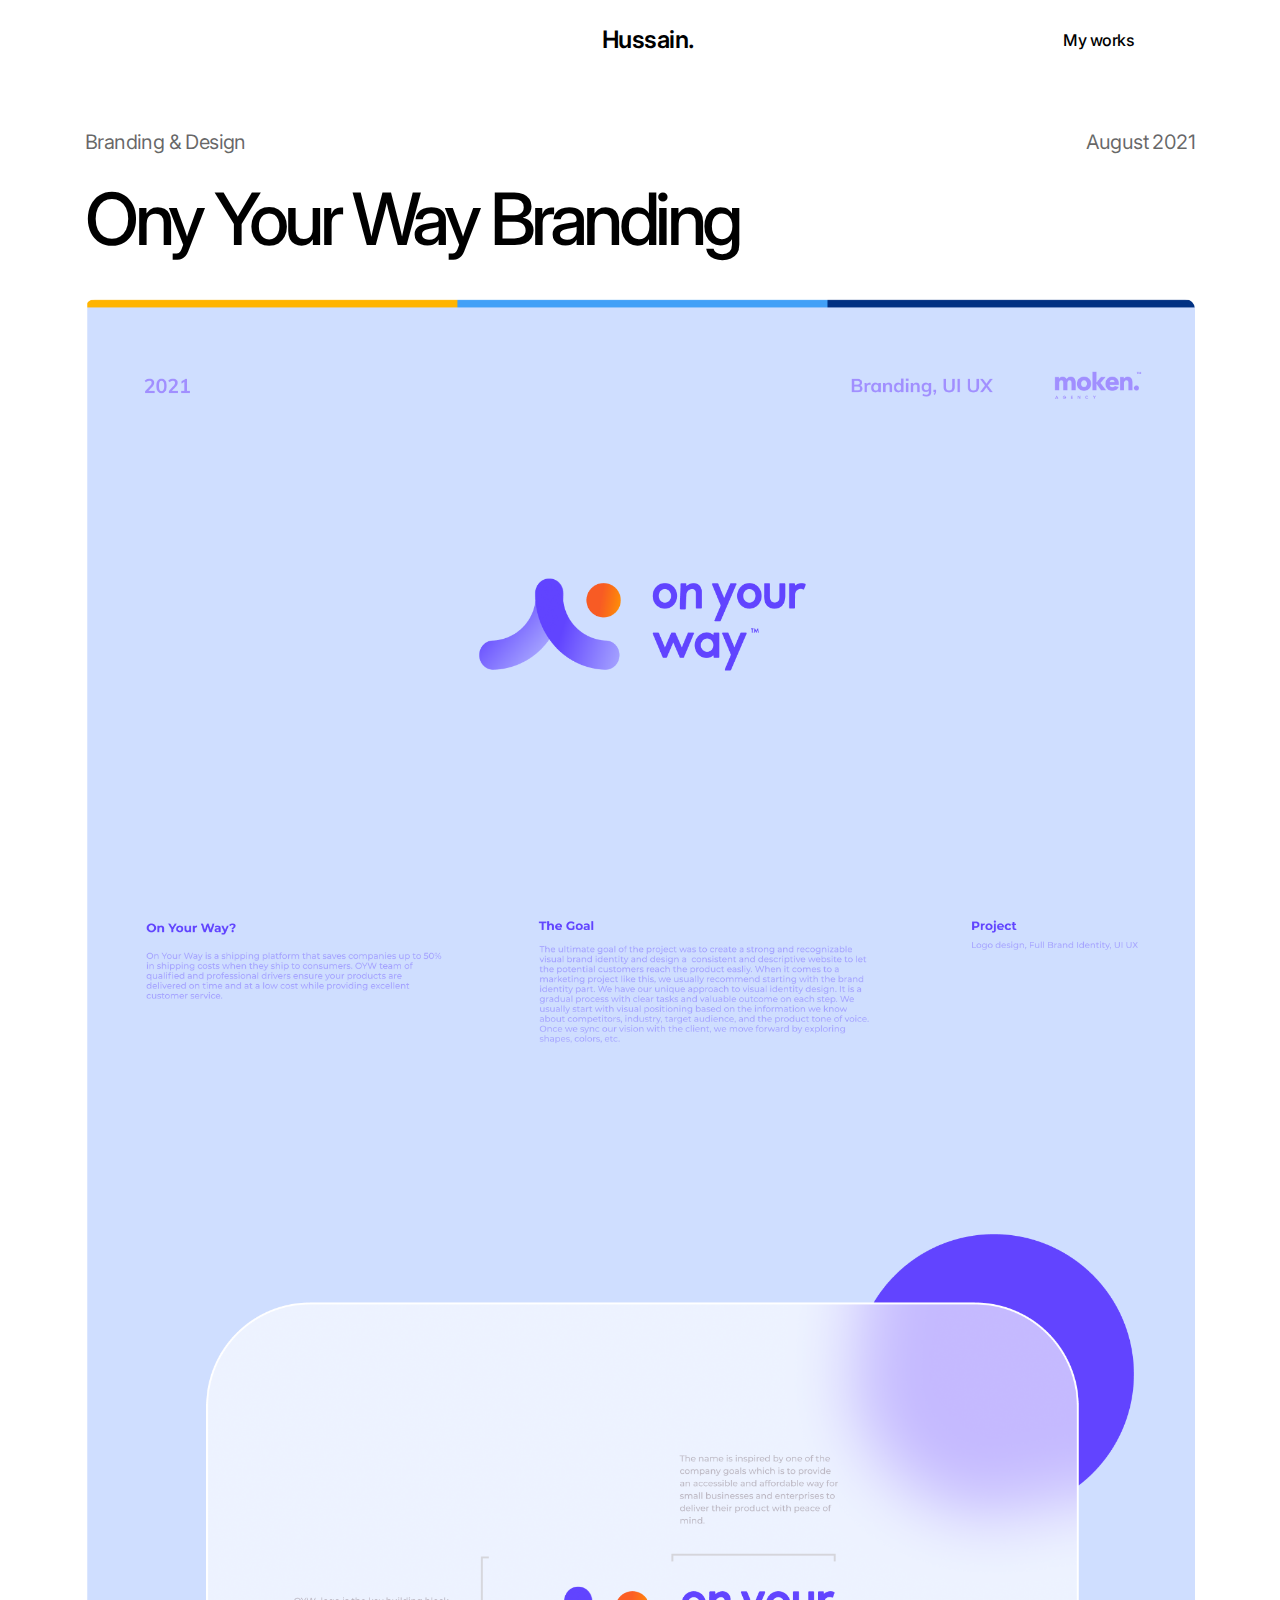
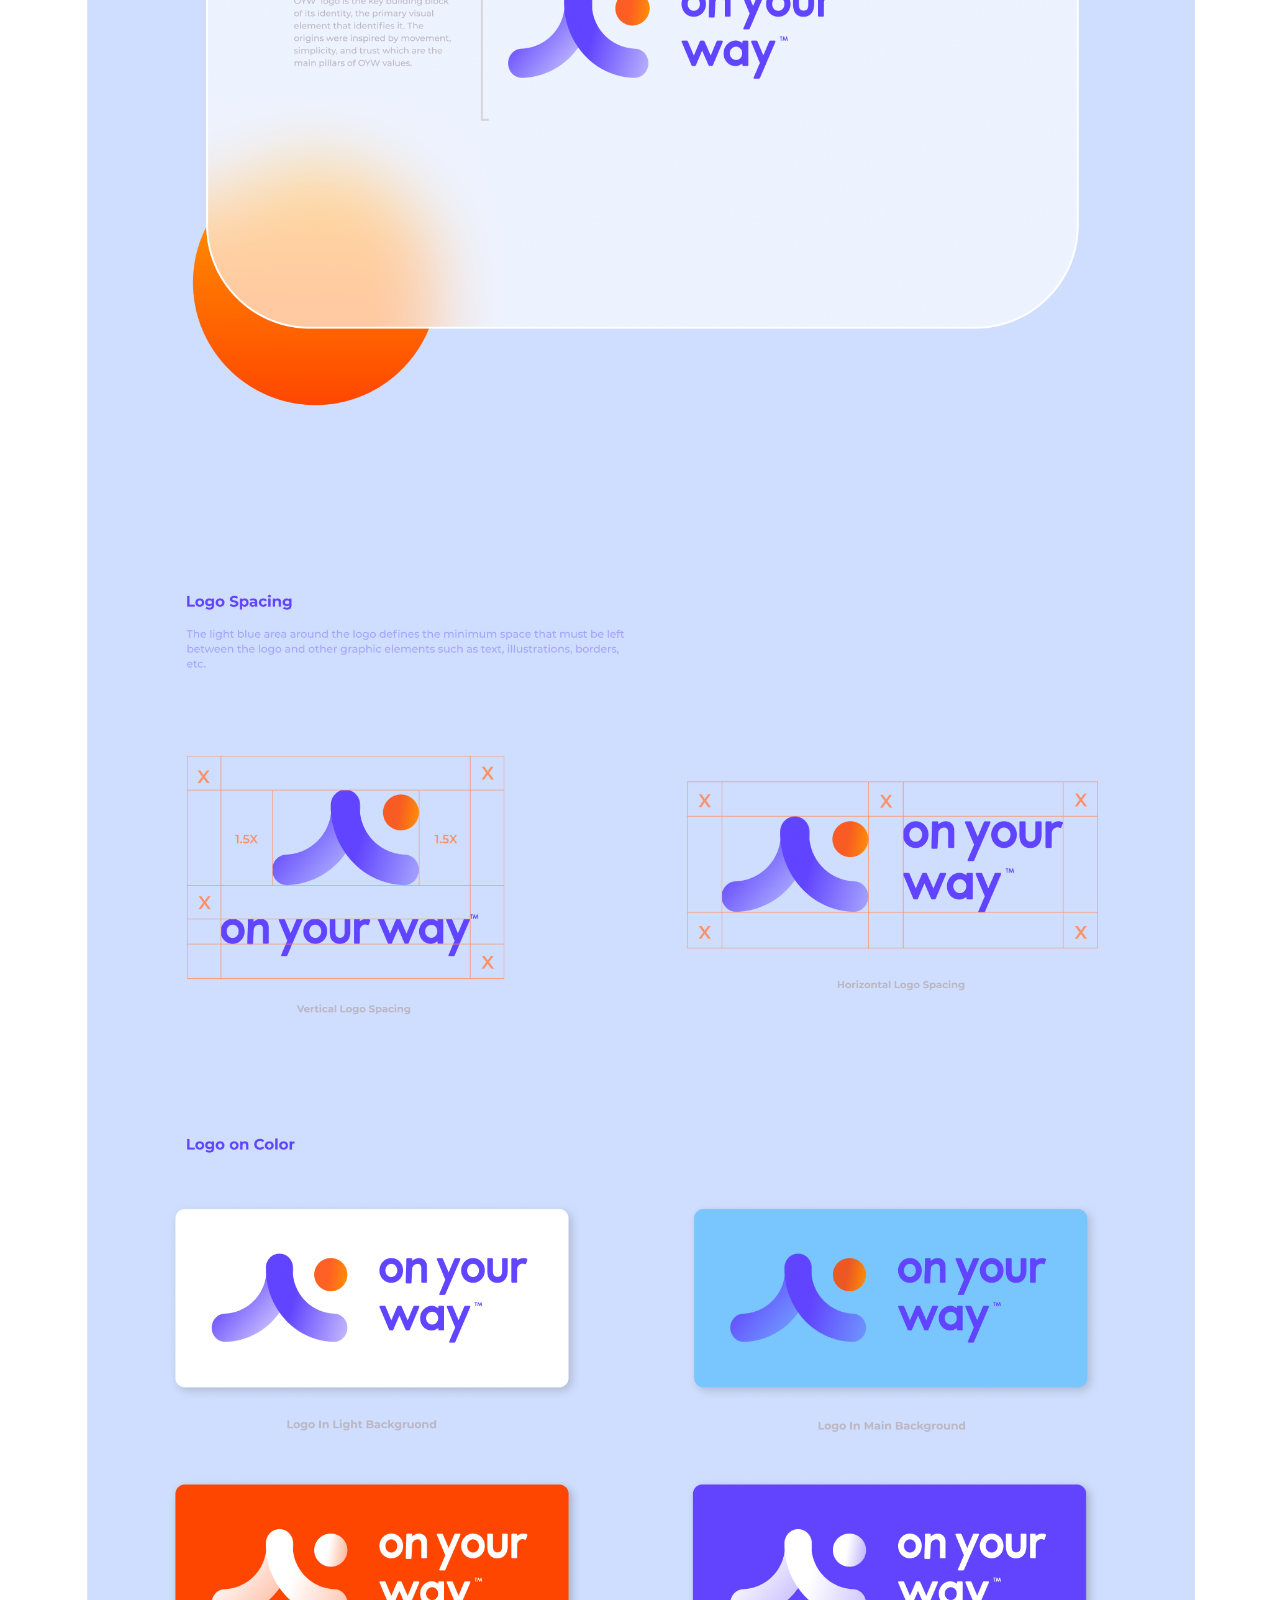
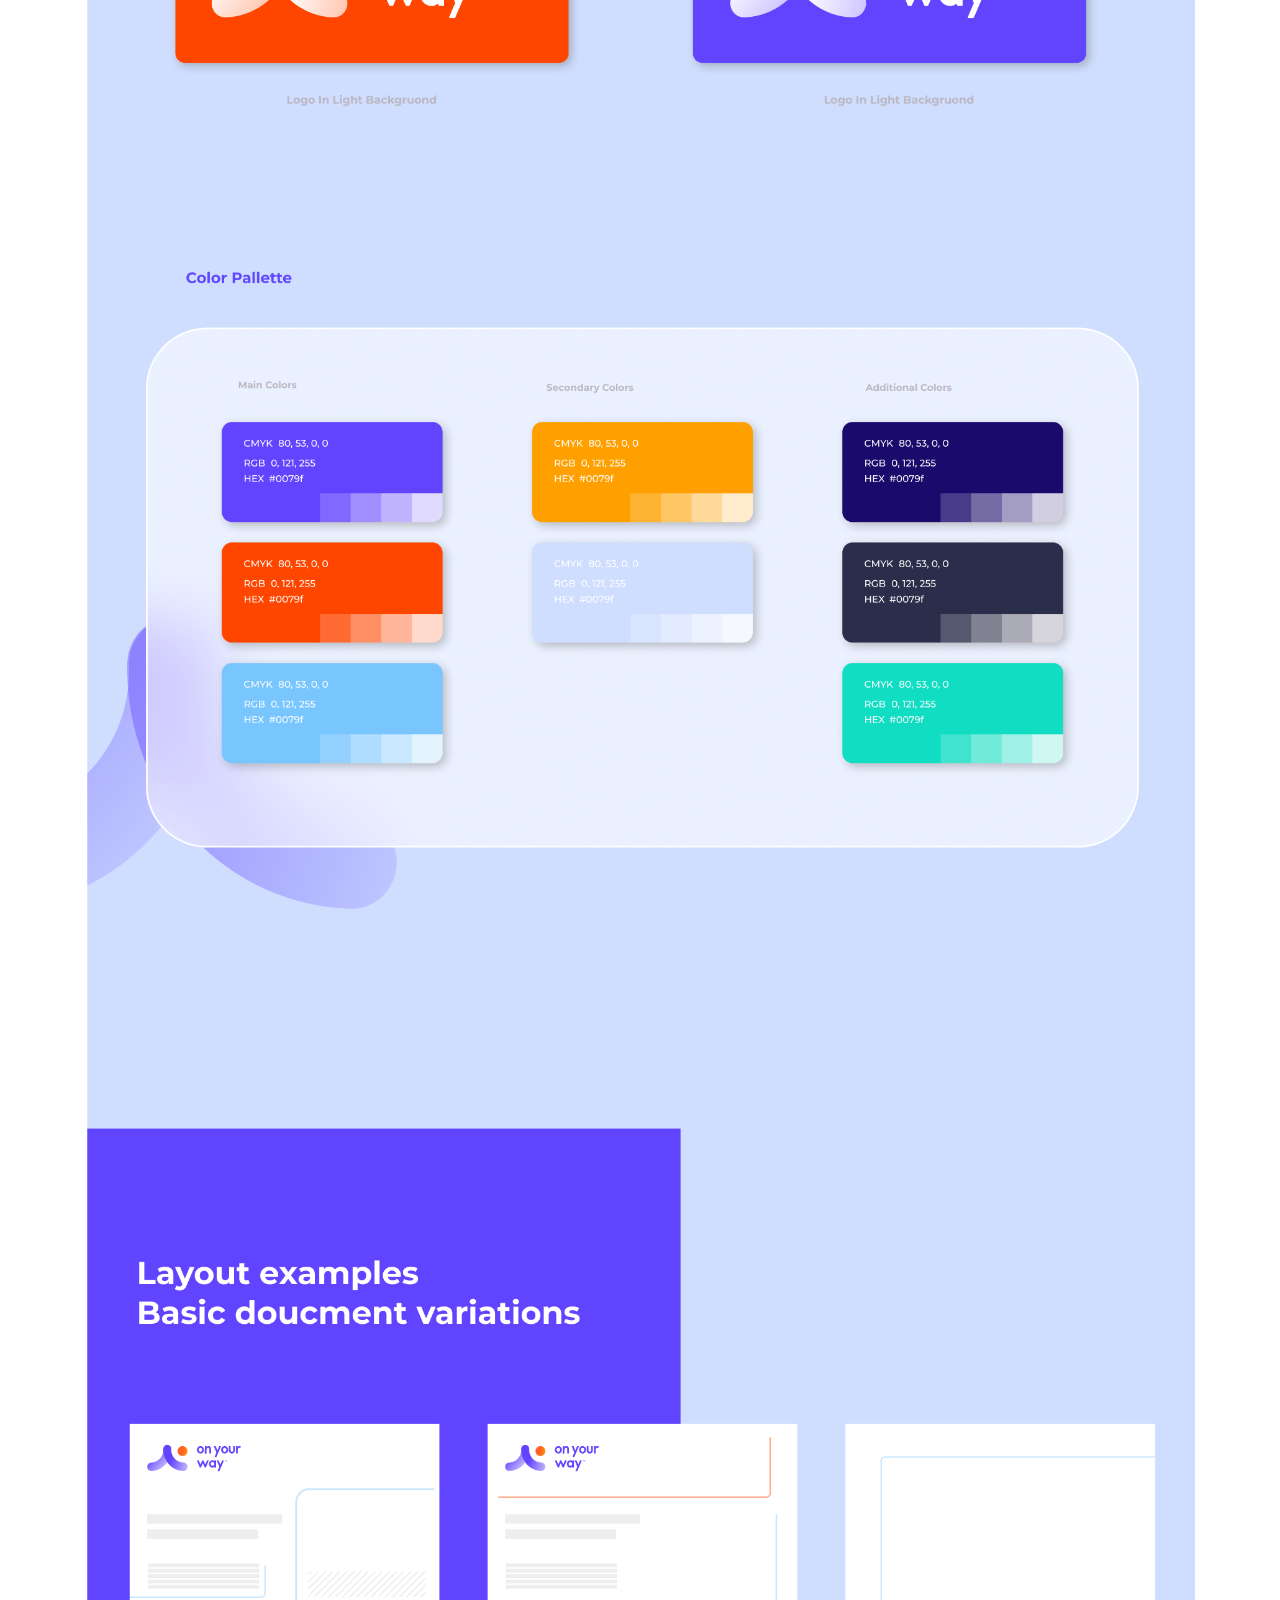
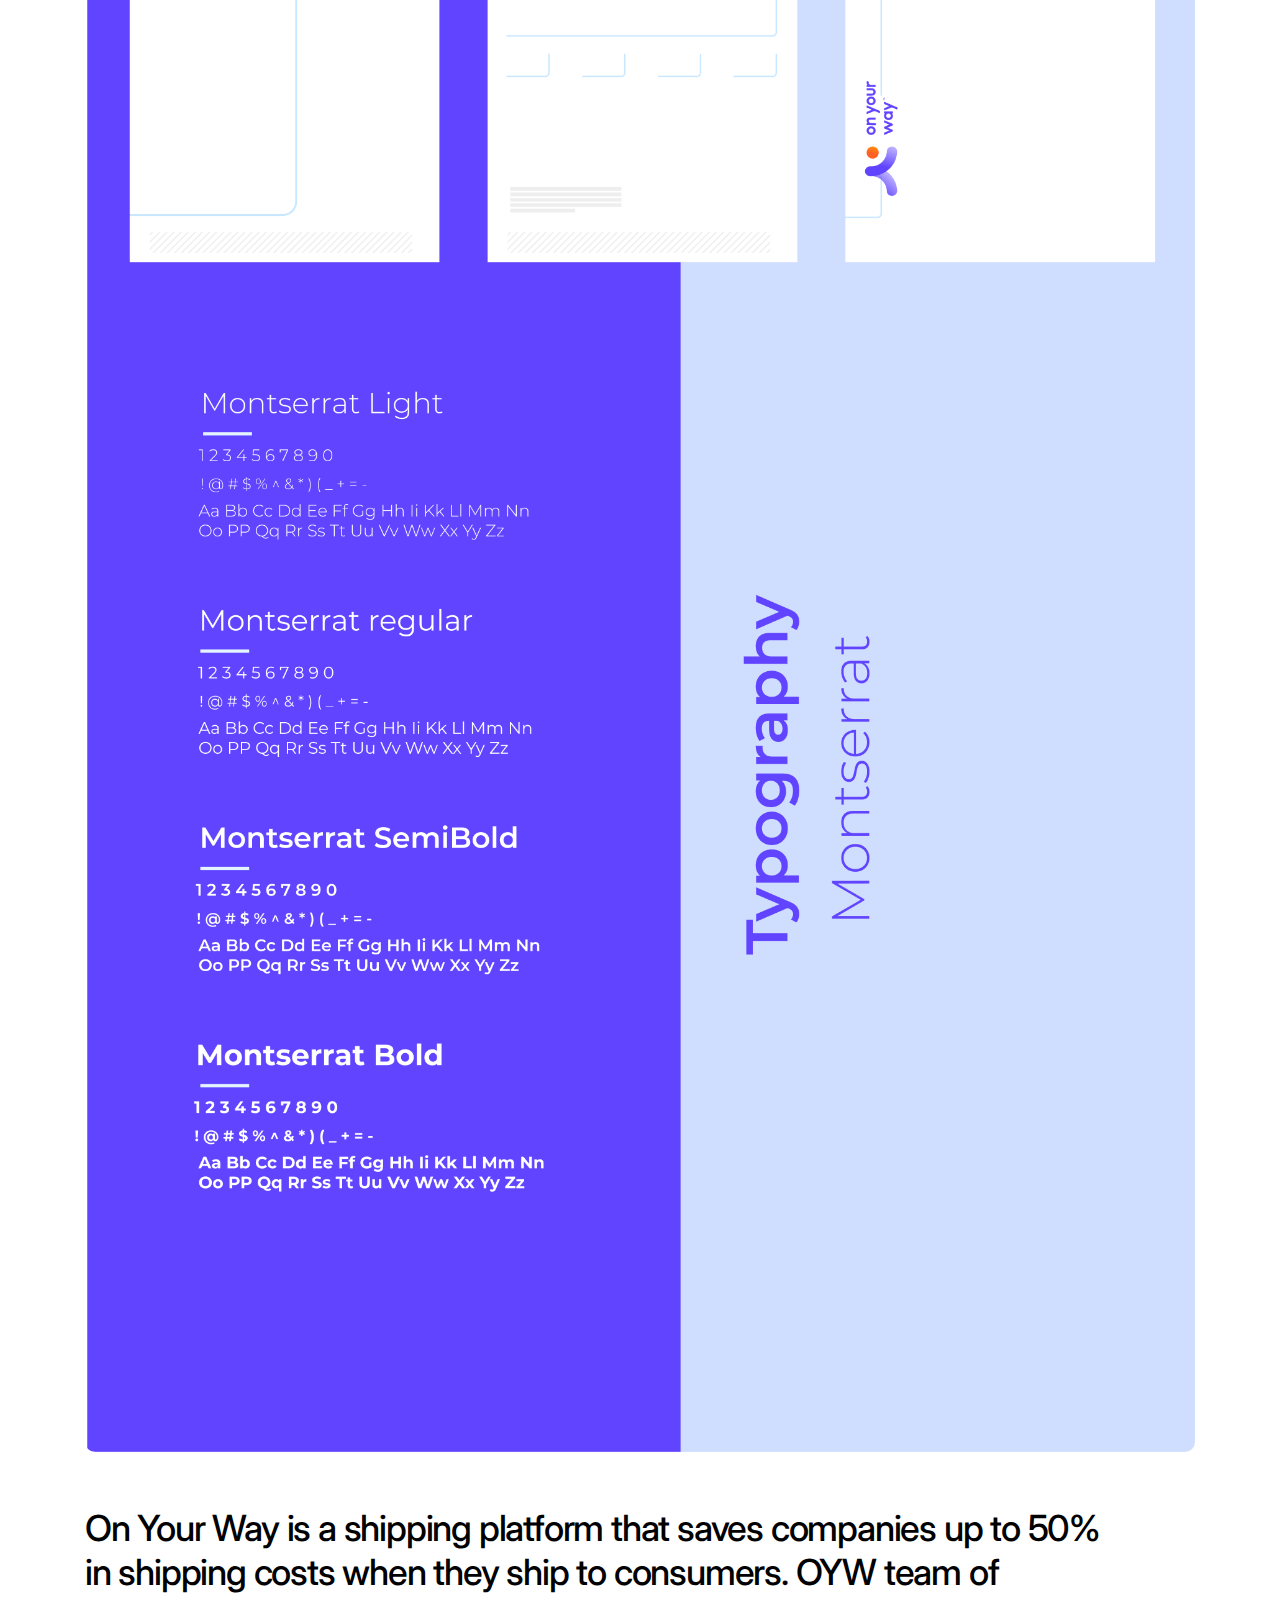
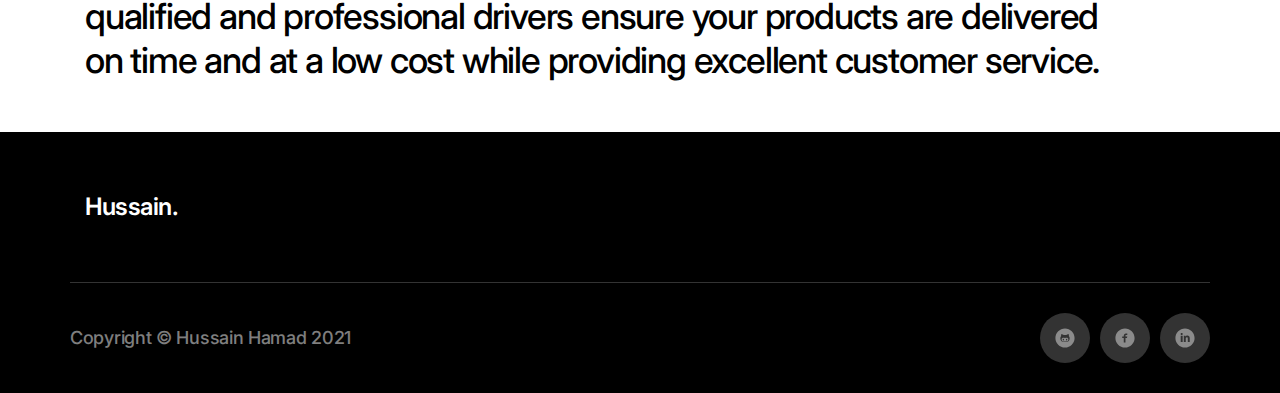
<file: On_Your_Way.html>
<!DOCTYPE html>
<html>
	<head>
		<meta charset="utf-8" >
		<meta http-equiv="Content-Language" content="en">
		<title>Case</title>
		<meta name="viewport" content="width=device-width, initial-scale=1">
		<link href="css/all.css" rel="stylesheet" />
		<link href="css/case.css" rel="stylesheet" />
		<link rel="icon" href="i/favicon.png" type="image/x-icon">
		<link rel="preconnect" href="https://fonts.gstatic.com">
		<link href="https://fonts.googleapis.com/css2?family=Inter:wght@100;200;300;400;500;600;700;800;900&display=swap" rel="stylesheet">
		<script src="js/jquery.min.js"></script>
		<script src="js/slick.min.js"></script>
	</head>
	<body class="case">
		<svg id="customSvgLibrary" xmlns="http://www.w3.org/2000/svg" style="display:none">
			<!-- Используемые иконки -->
			<symbol id="arrow-down" viewBox="0 0 20 20"><path d="M14.7583 9.40833C14.6809 9.33023 14.5887 9.26823 14.4871 9.22592C14.3856 9.18362 14.2767 9.16183 14.1667 9.16183C14.0566 9.16183 13.9477 9.18362 13.8462 9.22592C13.7446 9.26823 13.6525 9.33023 13.575 9.40833L10.8333 12.1583V5.83333C10.8333 5.61232 10.7455 5.40036 10.5892 5.24408C10.433 5.0878 10.221 5 9.99999 5C9.77898 5 9.56702 5.0878 9.41074 5.24408C9.25446 5.40036 9.16666 5.61232 9.16666 5.83333V12.1583L6.42499 9.40833C6.26807 9.25141 6.05524 9.16326 5.83333 9.16326C5.61141 9.16326 5.39858 9.25141 5.24166 9.40833C5.08474 9.56525 4.99658 9.77808 4.99658 10C4.99658 10.2219 5.08474 10.4347 5.24166 10.5917L9.40833 14.7583C9.48758 14.8342 9.58103 14.8937 9.68333 14.9333C9.78308 14.9774 9.89093 15.0002 9.99999 15.0002C10.1091 15.0002 10.2169 14.9774 10.3167 14.9333C10.419 14.8937 10.5124 14.8342 10.5917 14.7583L14.7583 10.5917C14.8364 10.5142 14.8984 10.422 14.9407 10.3205C14.983 10.2189 15.0048 10.11 15.0048 10C15.0048 9.88999 14.983 9.78107 14.9407 9.67952C14.8984 9.57797 14.8364 9.4858 14.7583 9.40833V9.40833Z" fill="white"/></symbol>	
			<symbol id="setup" viewBox="0 0 24 24"><path d="M20 8.18V3C20 2.73478 19.8947 2.48043 19.7071 2.29289C19.5196 2.10536 19.2653 2 19 2C18.7348 2 18.4805 2.10536 18.2929 2.29289C18.1054 2.48043 18 2.73478 18 3V8.18C17.4209 8.3902 16.9205 8.77363 16.5669 9.27816C16.2133 9.7827 16.0236 10.3839 16.0236 11C16.0236 11.6161 16.2133 12.2173 16.5669 12.7218C16.9205 13.2264 17.4209 13.6098 18 13.82V21C18 21.2652 18.1054 21.5196 18.2929 21.7071C18.4805 21.8946 18.7348 22 19 22C19.2653 22 19.5196 21.8946 19.7071 21.7071C19.8947 21.5196 20 21.2652 20 21V13.82C20.5792 13.6098 21.0796 13.2264 21.4332 12.7218C21.7868 12.2173 21.9765 11.6161 21.9765 11C21.9765 10.3839 21.7868 9.7827 21.4332 9.27816C21.0796 8.77363 20.5792 8.3902 20 8.18ZM19 12C18.8023 12 18.6089 11.9414 18.4445 11.8315C18.28 11.7216 18.1518 11.5654 18.0762 11.3827C18.0005 11.2 17.9807 10.9989 18.0193 10.8049C18.0578 10.6109 18.1531 10.4327 18.2929 10.2929C18.4328 10.153 18.611 10.0578 18.8049 10.0192C18.9989 9.98063 19.2 10.0004 19.3827 10.0761C19.5654 10.1518 19.7216 10.28 19.8315 10.4444C19.9414 10.6089 20 10.8022 20 11C20 11.2652 19.8947 11.5196 19.7071 11.7071C19.5196 11.8946 19.2653 12 19 12ZM13 14.18V3C13 2.73478 12.8947 2.48043 12.7071 2.29289C12.5196 2.10536 12.2653 2 12 2C11.7348 2 11.4805 2.10536 11.2929 2.29289C11.1054 2.48043 11 2.73478 11 3V14.18C10.4209 14.3902 9.9205 14.7736 9.56688 15.2782C9.21326 15.7827 9.02356 16.3839 9.02356 17C9.02356 17.6161 9.21326 18.2173 9.56688 18.7218C9.9205 19.2264 10.4209 19.6098 11 19.82V21C11 21.2652 11.1054 21.5196 11.2929 21.7071C11.4805 21.8946 11.7348 22 12 22C12.2653 22 12.5196 21.8946 12.7071 21.7071C12.8947 21.5196 13 21.2652 13 21V19.82C13.5792 19.6098 14.0796 19.2264 14.4332 18.7218C14.7868 18.2173 14.9765 17.6161 14.9765 17C14.9765 16.3839 14.7868 15.7827 14.4332 15.2782C14.0796 14.7736 13.5792 14.3902 13 14.18ZM12 18C11.8023 18 11.6089 17.9414 11.4445 17.8315C11.28 17.7216 11.1518 17.5654 11.0762 17.3827C11.0005 17.2 10.9807 16.9989 11.0193 16.8049C11.0578 16.6109 11.1531 16.4327 11.2929 16.2929C11.4328 16.153 11.611 16.0578 11.8049 16.0192C11.9989 15.9806 12.2 16.0004 12.3827 16.0761C12.5654 16.1518 12.7216 16.28 12.8315 16.4444C12.9414 16.6089 13 16.8022 13 17C13 17.2652 12.8947 17.5196 12.7071 17.7071C12.5196 17.8946 12.2653 18 12 18ZM6.00004 6.18V3C6.00004 2.73478 5.89468 2.48043 5.70714 2.29289C5.51961 2.10536 5.26525 2 5.00004 2C4.73482 2 4.48047 2.10536 4.29293 2.29289C4.10539 2.48043 4.00004 2.73478 4.00004 3V6.18C3.42088 6.3902 2.9205 6.77363 2.56688 7.27817C2.21326 7.7827 2.02356 8.38388 2.02356 9C2.02356 9.61612 2.21326 10.2173 2.56688 10.7218C2.9205 11.2264 3.42088 11.6098 4.00004 11.82V21C4.00004 21.2652 4.10539 21.5196 4.29293 21.7071C4.48047 21.8946 4.73482 22 5.00004 22C5.26525 22 5.51961 21.8946 5.70714 21.7071C5.89468 21.5196 6.00004 21.2652 6.00004 21V11.82C6.57919 11.6098 7.07958 11.2264 7.43319 10.7218C7.78681 10.2173 7.97651 9.61612 7.97651 9C7.97651 8.38388 7.78681 7.7827 7.43319 7.27817C7.07958 6.77363 6.57919 6.3902 6.00004 6.18ZM5.00004 10C4.80225 10 4.60892 9.94135 4.44447 9.83147C4.28002 9.72159 4.15184 9.56541 4.07616 9.38268C4.00047 9.19996 3.98067 8.99889 4.01925 8.80491C4.05784 8.61093 4.15308 8.43275 4.29293 8.29289C4.43278 8.15304 4.61097 8.0578 4.80495 8.01921C4.99893 7.98063 5.19999 8.00043 5.38272 8.07612C5.56545 8.15181 5.72162 8.27998 5.83151 8.44443C5.94139 8.60888 6.00004 8.80222 6.00004 9C6.00004 9.26522 5.89468 9.51957 5.70714 9.70711C5.51961 9.89464 5.26525 10 5.00004 10Z" fill="black"/></symbol>	
			<symbol id="eye" viewBox="0 0 24 24"><path d="M21.9199 11.6C19.8999 6.91 16.0999 4 11.9999 4C7.89994 4 4.09994 6.91 2.07994 11.6C2.02488 11.7262 1.99646 11.8623 1.99646 12C1.99646 12.1377 2.02488 12.2738 2.07994 12.4C4.09994 17.09 7.89994 20 11.9999 20C16.0999 20 19.8999 17.09 21.9199 12.4C21.975 12.2738 22.0034 12.1377 22.0034 12C22.0034 11.8623 21.975 11.7262 21.9199 11.6ZM11.9999 18C8.82994 18 5.82994 15.71 4.09994 12C5.82994 8.29 8.82994 6 11.9999 6C15.1699 6 18.1699 8.29 19.8999 12C18.1699 15.71 15.1699 18 11.9999 18ZM11.9999 8C11.2088 8 10.4355 8.2346 9.77766 8.67412C9.11987 9.11365 8.60718 9.73836 8.30443 10.4693C8.00168 11.2002 7.92246 12.0044 8.0768 12.7804C8.23114 13.5563 8.61211 14.269 9.17152 14.8284C9.73093 15.3878 10.4437 15.7688 11.2196 15.9231C11.9955 16.0775 12.7998 15.9983 13.5307 15.6955C14.2616 15.3928 14.8863 14.8801 15.3258 14.2223C15.7653 13.5645 15.9999 12.7911 15.9999 12C15.9999 10.9391 15.5785 9.92172 14.8284 9.17157C14.0782 8.42143 13.0608 8 11.9999 8ZM11.9999 14C11.6044 14 11.2177 13.8827 10.8888 13.6629C10.5599 13.4432 10.3036 13.1308 10.1522 12.7654C10.0008 12.3999 9.9612 11.9978 10.0384 11.6098C10.1155 11.2219 10.306 10.8655 10.5857 10.5858C10.8654 10.3061 11.2218 10.1156 11.6098 10.0384C11.9977 9.96126 12.3999 10.0009 12.7653 10.1522C13.1308 10.3036 13.4431 10.56 13.6629 10.8889C13.8826 11.2178 13.9999 11.6044 13.9999 12C13.9999 12.5304 13.7892 13.0391 13.4142 13.4142C13.0391 13.7893 12.5304 14 11.9999 14Z" fill="black"/></symbol>	
			<symbol id="clock" viewBox="0 0 24 24"><path d="M15.098 12.634L13 11.423V7C13 6.73478 12.8946 6.48043 12.7071 6.29289C12.5196 6.10536 12.2652 6 12 6C11.7348 6 11.4804 6.10536 11.2929 6.29289C11.1054 6.48043 11 6.73478 11 7V12C11 12.1755 11.0462 12.348 11.134 12.5C11.2218 12.652 11.348 12.7782 11.5 12.866L14.098 14.366C14.2118 14.4327 14.3376 14.4762 14.4683 14.4941C14.5989 14.512 14.7319 14.5038 14.8594 14.4701C14.9869 14.4364 15.1064 14.3778 15.2112 14.2977C15.3159 14.2176 15.4038 14.1175 15.4698 14.0033C15.5357 13.8891 15.5784 13.763 15.5954 13.6322C15.6124 13.5014 15.6034 13.3686 15.5688 13.2413C15.5343 13.114 15.4749 12.9949 15.3941 12.8906C15.3133 12.7864 15.2127 12.6992 15.098 12.634ZM12 2C10.0222 2 8.08879 2.58649 6.4443 3.6853C4.79981 4.78412 3.51809 6.3459 2.76121 8.17317C2.00433 10.0004 1.8063 12.0111 2.19215 13.9509C2.578 15.8907 3.53041 17.6725 4.92894 19.0711C6.32746 20.4696 8.10929 21.422 10.0491 21.8079C11.9889 22.1937 13.9996 21.9957 15.8268 21.2388C17.6541 20.4819 19.2159 19.2002 20.3147 17.5557C21.4135 15.9112 22 13.9778 22 12C21.9971 9.34873 20.9426 6.80688 19.0679 4.93215C17.1931 3.05742 14.6513 2.00291 12 2ZM12 20C10.4178 20 8.87104 19.5308 7.55544 18.6518C6.23985 17.7727 5.21447 16.5233 4.60897 15.0615C4.00347 13.5997 3.84504 11.9911 4.15372 10.4393C4.4624 8.88743 5.22433 7.46197 6.34315 6.34315C7.46197 5.22433 8.88743 4.4624 10.4393 4.15372C11.9911 3.84504 13.5997 4.00346 15.0615 4.60896C16.5233 5.21447 17.7727 6.23984 18.6518 7.55544C19.5308 8.87103 20 10.4177 20 12C19.9974 14.1209 19.1537 16.1542 17.6539 17.6539C16.1542 19.1536 14.1209 19.9974 12 20Z" fill="black"/></symbol>	
			<symbol id="fb" viewBox="0 0 18 18"><path fill-rule="evenodd" clip-rule="evenodd" d="M17.3333 9.00033C17.3333 4.39866 13.6016 0.666992 8.99996 0.666992C4.39829 0.666992 0.666626 4.39866 0.666626 9.00033C0.666626 13.602 4.39829 17.3337 8.99996 17.3337C9.04891 17.3337 9.09762 17.3326 9.14644 17.3318V10.8446H7.35608V8.75809H9.14644V7.22268C9.14644 5.44198 10.2335 4.47279 11.8219 4.47279C12.5826 4.47279 13.2364 4.5295 13.427 4.5548V6.41587H12.3317C11.4676 6.41587 11.3002 6.82658 11.3002 7.42918V8.75809H13.3665L13.0972 10.8446H11.3002V17.0117C14.7834 16.0131 17.3333 12.8041 17.3333 9.00033Z" fill=""/></symbol>	
			<symbol id="ig" viewBox="0 0 18 18"><path fill-rule="evenodd" clip-rule="evenodd" d="M10.0733 0.667096C11.3923 0.670688 11.7151 0.683581 12.4422 0.718091C13.328 0.757138 13.9338 0.900352 14.4645 1.10551C15.0181 1.31384 15.5229 1.64275 15.9398 2.06603C16.3665 2.48282 16.6921 2.9842 16.9038 3.54421C17.109 4.07178 17.2523 4.68063 17.2913 5.56624C17.3248 6.32817 17.332 6.64512 17.3334 8.14518L17.3335 9.45689C17.3321 11.3078 17.3211 11.611 17.2848 12.4364C17.2458 13.322 17.1024 13.9277 16.8973 14.4585C16.4642 15.5785 15.5784 16.4641 14.458 16.8972C13.9305 17.1023 13.3215 17.2455 12.4357 17.2846C11.5466 17.3238 11.2633 17.3334 8.99994 17.3334L8.76489 17.3334C6.71554 17.3327 6.42138 17.3224 5.56416 17.2846C4.67825 17.2455 4.07259 17.1023 3.54172 16.8972C2.98809 16.6888 2.48331 16.3599 2.06643 15.9366C1.64306 15.5198 1.31422 15.0185 1.10254 14.4585C0.89734 13.9309 0.753971 13.322 0.714916 12.4364C0.682836 11.7062 0.670498 11.3847 0.667114 10.039L0.667219 7.93139C0.670811 6.61262 0.683707 6.28993 0.718224 5.56294C0.757278 4.67733 0.90052 4.07178 1.10572 3.54103C1.31422 2.98751 1.64306 2.48282 2.06643 2.06603C2.48331 1.63944 2.98478 1.31384 3.54503 1.1022C4.07258 0.897172 4.68156 0.753831 5.56734 0.714785C6.29767 0.68271 6.61924 0.670375 7.96529 0.666992L10.0733 0.667096ZM9.87873 2.1807H8.14178C6.69373 2.18353 6.3913 2.19557 5.64227 2.22883C4.83141 2.2647 4.38846 2.40142 4.09536 2.51539C3.73382 2.64881 3.40815 2.86045 3.13795 3.13721C2.85783 3.4043 2.64614 3.73308 2.51257 4.09455C2.39858 4.38759 2.26183 4.82715 2.22608 5.64116C2.1898 6.4521 2.17883 6.74105 2.1774 8.5448V9.4708C2.17883 11.2742 2.1898 11.5606 2.22608 12.3746C2.26183 13.1853 2.39858 13.6282 2.51257 13.9212C2.64614 14.2826 2.85782 14.6082 3.13464 14.8784C3.40166 15.1552 3.73064 15.3668 4.09205 15.5004C4.38515 15.6144 4.8248 15.7511 5.63896 15.7868C6.38529 15.8202 6.68962 15.8321 8.13837 15.835H9.8743C11.3224 15.8321 11.6247 15.8202 12.3738 15.7868C13.1847 15.7511 13.6276 15.6144 13.9207 15.5004C14.6469 15.2203 15.2233 14.644 15.5035 13.9179C15.6175 13.6249 15.7542 13.1853 15.7901 12.3713C15.8248 11.5899 15.8364 11.2972 15.8385 9.67994V8.3356C15.8364 6.71775 15.8248 6.4226 15.7901 5.64116C15.7542 4.83033 15.6175 4.38759 15.5035 4.09455C15.3699 3.73308 15.1582 3.40748 14.8814 3.13721C14.6144 2.86045 14.2854 2.64881 13.924 2.51539C13.6309 2.40142 13.1912 2.2647 12.3771 2.22883C11.6307 2.19557 11.3288 2.18353 9.87873 2.1807ZM9.00312 4.71968C11.3675 4.71968 13.2856 6.63742 13.2856 9.00134C13.2856 11.3653 11.3675 13.283 9.00312 13.283C6.63886 13.283 4.72061 11.3653 4.72061 9.00134C4.72061 6.63742 6.63886 4.71968 9.00312 4.71968ZM9.00312 6.22393C7.46931 6.22393 6.22516 7.4677 6.22516 9.00134C6.22516 10.535 7.46931 11.7787 9.00312 11.7787C10.5371 11.7787 11.7811 10.535 11.7811 9.00134C11.7811 7.4677 10.5371 6.22393 9.00312 6.22393ZM13.455 3.55082C14.0072 3.55082 14.4548 3.99827 14.4548 4.55039C14.4548 5.10239 14.0072 5.54996 13.455 5.54996C12.9028 5.54996 12.4552 5.10239 12.4552 4.55039C12.4552 3.99827 12.9028 3.55082 13.455 3.55082Z" fill=""/></symbol>	
			<symbol id="twitter" viewBox="0 0 18 14"><path fill-rule="evenodd" clip-rule="evenodd" d="M17.3333 1.91147C16.7135 2.17916 16.0531 2.3566 15.3645 2.44275C16.0729 2.02634 16.6135 1.37198 16.8677 0.583264C16.2073 0.970957 15.4781 1.2448 14.701 1.39762C14.0739 0.740187 13.1802 0.333008 12.2052 0.333008C10.3135 0.333008 8.79058 1.8448 8.79058 3.69814C8.79058 3.9648 8.8135 4.22121 8.86975 4.46531C6.02913 4.3289 3.51558 2.98839 1.82704 0.946341C1.53225 1.44993 1.35933 2.02634 1.35933 2.64685C1.35933 3.81198 1.96871 4.8448 2.87704 5.44275C2.32808 5.43249 1.78954 5.27557 1.33329 5.02839C1.33329 5.03865 1.33329 5.05198 1.33329 5.06531C1.33329 6.70019 2.51767 8.05814 4.07079 8.37096C3.79267 8.44583 3.48954 8.48172 3.17496 8.48172C2.95621 8.48172 2.73538 8.46942 2.52808 8.42429C2.97079 9.7566 4.22704 10.7361 5.72079 10.7679C4.55829 11.6633 3.08225 12.2028 1.48433 12.2028C1.20413 12.2028 0.935376 12.1904 0.666626 12.1566C2.18017 13.1176 3.97392 13.6663 5.90829 13.6663C12.1958 13.6663 15.6333 8.53814 15.6333 4.09301C15.6333 3.94429 15.6281 3.8007 15.6208 3.65814C16.2989 3.18429 16.8687 2.59249 17.3333 1.91147Z" fill=""/></symbol>	
			<symbol id="arrow-left" viewBox="0 0 24 24"><path d="M16.9999 11.0002H9.4099L12.7099 7.71019C12.8982 7.52188 13.004 7.26649 13.004 7.00019C13.004 6.73388 12.8982 6.47849 12.7099 6.29019C12.5216 6.10188 12.2662 5.99609 11.9999 5.99609C11.7336 5.99609 11.4782 6.10188 11.2899 6.29019L6.2899 11.2902C6.19886 11.3853 6.12749 11.4974 6.0799 11.6202C5.97988 11.8636 5.97988 12.1367 6.0799 12.3802C6.12749 12.5029 6.19886 12.6151 6.2899 12.7102L11.2899 17.7102C11.3829 17.8039 11.4935 17.8783 11.6153 17.9291C11.7372 17.9798 11.8679 18.006 11.9999 18.006C12.1319 18.006 12.2626 17.9798 12.3845 17.9291C12.5063 17.8783 12.6169 17.8039 12.7099 17.7102C12.8036 17.6172 12.878 17.5066 12.9288 17.3848C12.9796 17.2629 13.0057 17.1322 13.0057 17.0002C13.0057 16.8682 12.9796 16.7375 12.9288 16.6156C12.878 16.4937 12.8036 16.3831 12.7099 16.2902L9.4099 13.0002H16.9999C17.2651 13.0002 17.5195 12.8948 17.707 12.7073C17.8945 12.5198 17.9999 12.2654 17.9999 12.0002C17.9999 11.735 17.8945 11.4806 17.707 11.2931C17.5195 11.1055 17.2651 11.0002 16.9999 11.0002Z" fill=""/></symbol>	
			<symbol id="arrow-right" viewBox="0 0 24 24"><path d="M17.92 11.6202C17.8724 11.4974 17.801 11.3853 17.71 11.2902L12.71 6.29019C12.6168 6.19695 12.5061 6.12299 12.3842 6.07253C12.2624 6.02207 12.1319 5.99609 12 5.99609C11.7337 5.99609 11.4783 6.10188 11.29 6.29019C11.1968 6.38342 11.1228 6.49411 11.0723 6.61594C11.0219 6.73776 10.9959 6.86833 10.9959 7.00019C10.9959 7.26649 11.1017 7.52188 11.29 7.71019L14.59 11.0002H7C6.73478 11.0002 6.48043 11.1055 6.29289 11.2931C6.10536 11.4806 6 11.735 6 12.0002C6 12.2654 6.10536 12.5198 6.29289 12.7073C6.48043 12.8948 6.73478 13.0002 7 13.0002H14.59L11.29 16.2902C11.1963 16.3831 11.1219 16.4937 11.0711 16.6156C11.0203 16.7375 10.9942 16.8682 10.9942 17.0002C10.9942 17.1322 11.0203 17.2629 11.0711 17.3848C11.1219 17.5066 11.1963 17.6172 11.29 17.7102C11.383 17.8039 11.4936 17.8783 11.6154 17.9291C11.7373 17.9798 11.868 18.006 12 18.006C12.132 18.006 12.2627 17.9798 12.3846 17.9291C12.5064 17.8783 12.617 17.8039 12.71 17.7102L17.71 12.7102C17.801 12.6151 17.8724 12.5029 17.92 12.3802C18.02 12.1367 18.02 11.8636 17.92 11.6202Z" fill=""/></symbol>	
			<symbol id="flash" viewBox="0 0 20 20"><path d="M17.0834 7.49967H10.4167L11.2501 0.833008L2.91675 12.4997H9.58342L8.75008 19.1663L17.0834 7.49967Z" fill=""/></symbol>	
			<symbol id="heart" viewBox="0 0 20 20"><path d="M16.8001 4.16648C15.9167 3.28082 14.7457 2.74026 13.4987 2.64245C12.2516 2.54465 11.0107 2.89603 10.0001 3.63315C8.93978 2.84451 7.62006 2.48691 6.30667 2.63234C4.99327 2.77778 3.78377 3.41546 2.92171 4.41697C2.05966 5.41847 1.60909 6.70941 1.66073 8.02982C1.71238 9.35024 2.26242 10.602 3.20007 11.5331L8.37507 16.7165C8.80842 17.143 9.39206 17.382 10.0001 17.382C10.6081 17.382 11.1917 17.143 11.6251 16.7165L16.8001 11.5331C17.7731 10.5542 18.3192 9.23004 18.3192 7.84981C18.3192 6.46958 17.7731 5.14542 16.8001 4.16648V4.16648ZM15.6251 10.3831L10.4501 15.5581C10.3912 15.6176 10.3211 15.6648 10.2439 15.697C10.1666 15.7292 10.0838 15.7458 10.0001 15.7458C9.91638 15.7458 9.83352 15.7292 9.75628 15.697C9.67904 15.6648 9.60896 15.6176 9.55007 15.5581L4.37507 10.3581C3.72153 9.6901 3.35558 8.7927 3.35558 7.85815C3.35558 6.92359 3.72153 6.02619 4.37507 5.35815C5.04103 4.70064 5.93921 4.33195 6.87507 4.33195C7.81092 4.33195 8.7091 4.70064 9.37507 5.35815C9.45254 5.43625 9.5447 5.49825 9.64625 5.54056C9.7478 5.58286 9.85672 5.60464 9.96673 5.60464C10.0767 5.60464 10.1857 5.58286 10.2872 5.54056C10.3888 5.49825 10.4809 5.43625 10.5584 5.35815C11.2244 4.70064 12.1225 4.33195 13.0584 4.33195C13.9943 4.33195 14.8924 4.70064 15.5584 5.35815C16.2209 6.01744 16.5989 6.90997 16.6114 7.84455C16.6238 8.77913 16.2698 9.68142 15.6251 10.3581V10.3831Z" fill=""/></symbol>	
			<symbol id="camera" viewBox="0 0 20 20"><path d="M15.8334 5.41701H14.7667L14.5001 4.58368C14.3272 4.0947 14.0065 3.6716 13.5825 3.37298C13.1585 3.07436 12.652 2.91501 12.1334 2.91701H7.86675C7.34304 2.91799 6.83286 3.08341 6.40822 3.38993C5.98358 3.69645 5.66592 4.12859 5.50008 4.62534L5.23341 5.45868H4.16675C3.50371 5.45868 2.86782 5.72207 2.39898 6.19091C1.93014 6.65975 1.66675 7.29564 1.66675 7.95868V14.6253C1.66675 15.2884 1.93014 15.9243 2.39898 16.3931C2.86782 16.862 3.50371 17.1253 4.16675 17.1253H15.8334C16.4965 17.1253 17.1323 16.862 17.6012 16.3931C18.07 15.9243 18.3334 15.2884 18.3334 14.6253V7.95868C18.3389 7.62688 18.2784 7.29731 18.1552 6.98917C18.032 6.68103 17.8488 6.40049 17.6161 6.16391C17.3834 5.92734 17.1059 5.73945 16.7998 5.61122C16.4938 5.48298 16.1653 5.41696 15.8334 5.41701V5.41701ZM16.6667 14.5837C16.6667 14.8047 16.579 15.0167 16.4227 15.1729C16.2664 15.3292 16.0544 15.417 15.8334 15.417H4.16675C3.94573 15.417 3.73377 15.3292 3.57749 15.1729C3.42121 15.0167 3.33341 14.8047 3.33341 14.5837V7.91701C3.33341 7.696 3.42121 7.48404 3.57749 7.32776C3.73377 7.17148 3.94573 7.08368 4.16675 7.08368H5.83341C6.01514 7.09316 6.19497 7.04291 6.34544 6.94058C6.49592 6.83826 6.60877 6.6895 6.66675 6.51701L7.11675 5.15034C7.17265 4.98483 7.27916 4.84107 7.42122 4.73938C7.56328 4.63769 7.73371 4.58323 7.90841 4.58368H12.1751C12.3498 4.58323 12.5202 4.63769 12.6623 4.73938C12.8043 4.84107 12.9108 4.98483 12.9667 5.15034L13.4167 6.51701C13.4702 6.67597 13.5704 6.81509 13.7042 6.91619C13.838 7.01729 13.9992 7.07566 14.1667 7.08368H15.8334C16.0544 7.08368 16.2664 7.17148 16.4227 7.32776C16.579 7.48404 16.6667 7.696 16.6667 7.91701V14.5837ZM10.0001 7.08368C9.34081 7.08368 8.69634 7.27917 8.14818 7.64545C7.60002 8.01172 7.17277 8.53231 6.92048 9.1414C6.66819 9.75049 6.60218 10.4207 6.7308 11.0673C6.85941 11.7139 7.17688 12.3079 7.64306 12.774C8.10923 13.2402 8.70318 13.5577 9.34978 13.6863C9.99638 13.8149 10.6666 13.7489 11.2757 13.4966C11.8848 13.2443 12.4054 12.8171 12.7716 12.2689C13.1379 11.7207 13.3334 11.0763 13.3334 10.417C13.3334 9.53296 12.9822 8.68511 12.3571 8.05999C11.732 7.43487 10.8841 7.08368 10.0001 7.08368V7.08368ZM10.0001 12.0837C9.67045 12.0837 9.34821 11.9859 9.07413 11.8028C8.80005 11.6197 8.58643 11.3594 8.46028 11.0548C8.33414 10.7503 8.30113 10.4152 8.36544 10.0919C8.42975 9.76856 8.58848 9.47159 8.82157 9.2385C9.05466 9.00541 9.35163 8.84668 9.67493 8.78237C9.99823 8.71806 10.3333 8.75107 10.6379 8.87721C10.9424 9.00336 11.2027 9.21698 11.3859 9.49106C11.569 9.76514 11.6667 10.0874 11.6667 10.417C11.6667 10.859 11.4912 11.283 11.1786 11.5955C10.866 11.9081 10.4421 12.0837 10.0001 12.0837Z" fill=""/></symbol>	
			<symbol id="play-solid" viewBox="0 0 18 18"><path d="M14.8112 10.7065C16.0948 9.93093 16.0948 8.06952 14.8112 7.29402C14.3667 7.02546 14.0159 6.81457 13.9048 6.75026L6.65981 2.59526C6.5578 2.53635 6.24838 2.35117 5.8464 2.10941C4.51216 1.30697 2.80955 2.26467 2.81012 3.82162C2.8103 4.32914 2.81093 4.7223 2.81231 4.84526V13.1553C2.81093 13.2782 2.8103 13.6714 2.81012 14.1789C2.80955 15.7358 4.51216 16.6935 5.8464 15.8911C6.24838 15.6494 6.5578 15.4642 6.65981 15.4053L13.9048 11.2503C14.0159 11.1859 14.3667 10.975 14.8112 10.7065Z" fill=""/></symbol>	
			<symbol id="cross" viewBox="0 0 24 24"><path d="M17.6564 16.2427L13.4138 12L17.6564 7.7574C17.8439 7.56986 17.9493 7.31551 17.9493 7.05029C17.9493 6.78508 17.8439 6.53072 17.6564 6.34319C17.4689 6.15565 17.2145 6.05029 16.9493 6.05029C16.6841 6.05029 16.4297 6.15565 16.2422 6.34319L11.9996 10.5858L7.75691 6.34319C7.56938 6.15565 7.31502 6.05029 7.04981 6.05029C6.78459 6.05029 6.53023 6.15565 6.3427 6.34319C6.15516 6.53072 6.04981 6.78508 6.04981 7.05029C6.04981 7.31551 6.15516 7.56986 6.3427 7.7574L10.5853 12L6.3427 16.2427C6.15516 16.4302 6.0498 16.6846 6.0498 16.9498C6.0498 17.215 6.15516 17.4694 6.3427 17.6569C6.53023 17.8444 6.78459 17.9498 7.0498 17.9498C7.31502 17.9498 7.56938 17.8444 7.75691 17.6569L11.9996 13.4143L16.2422 17.6569C16.4297 17.8444 16.6841 17.9498 16.9493 17.9498C17.2145 17.9498 17.4689 17.8444 17.6564 17.6569C17.8439 17.4694 17.9493 17.215 17.9493 16.9498C17.9493 16.6846 17.8439 16.4302 17.6564 16.2427Z" fill="black"/></symbol>	
		</svg> 	 	
		<nav class="nav py-3">
			<div class="container-fluid">
				<div class="row justify-content-between align-items-center py-2">
					<div class="d-none d-lg-block col-lg-5"></div>
					<div class="col-5 col-sm-1 col-xxl-2"><div class="d-flex justify-content-xxl-center"><a class="logo" href="index.html">Hussain.</a></div></div>
					<div class="col-2 d-sm-none"><div class="hamburger"></div></div>
					<div class="mobile-menu col-sm-9 col-lg-5 pt-2 pt-sm-0">
						<div class="d-flex justify-content-end d-sm-none"><div class="close"></div></div>
						<div class="d-sm-flex justify-content-center justify-content-sm-end">
							<!-- <a class="caption-3 mt-5 mt-sm-0 me-sm-5 pb-5 pb-sm-0" href="https://www.youtube.com/watch?v=glQboYwNVzs">Showreel</a> -->
							<a class="caption-3 me-sm-5 pb-5 pb-sm-0" href="portfolio.html">My works</a>
								<a class="caption-3 text-white" href="mailto:huissenalkrimi@gmail.com">Contact Me →</a>
						</div>
					</div>
				</div>
			</div>
		</nav>
		<div class="block-12 pt-6 pb-6">
			<div class="container">
				<div class="row mb-4 pb-1">
					<div class="col-7 col-sm-6">
						<a href="portfolio.html" class="caption-1 grey-dark-4">Branding & Design</a>
					</div>
					<div class="col-5 col-sm-6 text-end">
						<a href="portfolio.html" class="caption-1 grey-dark-4">August 2021</a>
					</div>
				</div>
				<h1 class="mb-5 pb-2 col-xl-9 col-xxl-8">Ony Your Way Branding</h1>
				<!-- <div class="row pb-4 mb-4 align-items-end">
					<div class="col-lg-6">
						<div class="d-flex flex-wrap justify-content-start align-items-center">
							<a href="about.html" class="me-4 mb-3 mb-sm-0 d-flex justify-content-start align-items-center">
								<img class="person-photo" src="i/person-1.jpg" srcset="i/person-1@2x.jpg 2x" alt="" />
								<div class="caption-3 medium">Devon Lane</div>
							</a>
							<a href="about.html" class="me-4 mb-3 mb-sm-0 d-flex justify-content-start align-items-center">
								<img class="person-photo" src="i/person-2.jpg" srcset="i/person-2@2x.jpg 2x" alt="" />
								<div class="caption-3 medium">Leslie Alexander</div>
							</a>
							<a href="about.html" class="d-flex justify-content-start align-items-center">
								<img class="person-photo" src="i/person-3.jpg" srcset="i/person-3@2x.jpg 2x" alt="" />
								<div class="caption-3 medium">Kristin Watson</div>
							</a>							
						</div>
					</div>
					<div class="mt-5 mt-lg-0 col-lg-6">
						<div class="d-flex justify-content-lg-end">
							<a href="portfolio.html" class="col-auto me-2 ps-2 pe-2 d-flex justify-content-center align-items-center caption-4 medium bg-grey hashtag">Branding</a>
							<a href="portfolio.html" class="col-auto ps-2 pe-2 d-flex justify-content-center align-items-center caption-4 medium bg-grey hashtag">Design</a>
						</div>
					</div>
				</div> -->
				<img class="br-10 mb-6 w-full" src="i/Yourway_full.png" srcset="i/Yourway_full.png" alt="" />
				<h4 class="col-xl-11 col-xxl-10">On Your Way is a shipping platform that saves companies up to 50% in shipping costs when they ship to consumers. OYW team of qualified and professional drivers ensure your products are delivered on time and at a low cost while providing excellent customer service.</h4>
			</div>
		</div>
		
	 	<!-- <div class="block-13 pt-6 pb-6">
			<div class="container">
				<div class="row">
					<div class="mb-7 mb-lg-0 col-lg-6">
						<div class="mb-4 d-flex justify-content-start align-items-center">
							<div class="me-4 d-flex justify-content-center align-items-center body-21 number">1</div>
							<h5 class="">The client</h5>
						</div>
						<p class="col-xxl-10 mb-5 mb-lg-6 body-21">We wants to digitalise the way properties are managed. Away from Excel sheets and extensive paper work to a time saving. Through an intuitive user interface, property owners can manage their properties.</p>
						<img class="br-10 w-full" src="i/case-stage-1.jpg" srcset="i/case-stage-1@2x.jpg 2x" alt="" />
					</div>
					<div class="col-lg-6">
						<div class="mb-4 d-flex justify-content-start align-items-center">
							<div class="me-4 d-flex justify-content-center align-items-center body-21 number">2</div>
							<h5 class="">Our mission</h5>
						</div>
						<p class="col-xxl-10 mb-5 mb-lg-6 body-21">Also, you’re probably thinking so much that you’re missing out of life. Did you notice the sunshine this morning when you woke up? Or the raindrops? Did you notice the smell of your coffee? </p>
						<img class="br-10 w-full" src="i/case-stage-2.jpg" srcset="i/case-stage-2@2x.jpg 2x" alt="" />
					</div>
				</div>
			</div>
		</div> -->
	
		<!-- <div class="block-14 pt-6 pb-7">
			<div class="container text-center">
				<h3 class="pb-6">Project in numbers</h3>
				<div class="mb-4 row justify-content-between align-items-start">
					<div class="col-6 col-sm-3 mb-5 mb-sm-0 text-center">
						<p class="mb-3 lead medium">Wireframes</p>
						<h2 class="">345</h2>
					</div>
					<div class="col-6 col-sm-3 mb-5 mb-sm-0 text-center">
						<p class="mb-3 lead medium">User interviews</p>
						<h2 class="">124</h2>
					</div>
					<div class="col-6 col-sm-3 text-center">
						<p class="mb-3 lead medium">Design sprints</p>
						<h2 class="">172</h2>
					</div>
					<div class="col-6 col-sm-3 text-center">
						<p class="mb-3 lead medium">Cups of coffee</p>
						<h2 class="">238</h2>
					</div>							
				</div>
			</div>
		</div> -->
		
		<!-- <div class="block-15 pb-6">
			<div class="container-fluid px-0 pb-6">
				<div class="slider-3">
					<div class="me-2 me-sm-5">
						<a href="case.html"><div class="shadow br-10"><img class="br-10 mb-5 w-full" src="i/project-1.jpg" srcset="i/project-1@2x.jpg 2x" alt="" /></div></a>
					</div>
					<div class="me-2 me-sm-5">
						<a href="case.html"><div class="shadow br-10"><img class="br-10 mb-5 w-full" src="i/project-2.jpg" srcset="i/project-2@2x.jpg 2x" alt="" /></div></a>
					</div>
					<div class="me-2 me-sm-5">
						<a href="case.html"><div class="shadow br-10"><img class="br-10 mb-5 w-full" src="i/project-3.jpg" srcset="i/project-3@2x.jpg 2x" alt="" /></div></a>
					</div>
				</div>
 				<div class="d-flex justify-content-center">
					<div class="d-flex flex-wrap justify-content-between align-items-center slider-text-block">
						<div class="col-12 col-md-10 col-lg-10 slide-text">
							<a href="case.html" class="mb-1 lead medium">Design process</a>
							<p class="body-17 grey-dark-4">Imperfections are what make the world beautiful</p>
						</div>
						<div class="col-12 col-md-2 col-lg-2 slick-arrows">
							<div class="slick-arrow prev">
								<svg width="24" height="24">
									<use xmlns:xlink="http://www.w3.org/1999/xlink" xlink:href="#arrow-left"></use>
								</svg>									
							</div>							
							<div class="slick-arrow next">
								<svg width="24" height="24">
									<use xmlns:xlink="http://www.w3.org/1999/xlink" xlink:href="#arrow-right"></use>
								</svg>									
							</div>
						</div>						
					</div>
				</div>					
			</div>
		</div> -->
		
		<!-- <div class="block-16 border-top-dark-2 pt-6">
			<div class="container pt-4 pb-4">
				<div class="row flex-wrap justify-content-center">
					<h3 class="col-xl-8 text-center mb-5">You Don’t Need a Compass to Tell You Where You Are</h3>
					<p class="col-xxl-6 caption-1 grey-dark-4 text-center">Peter yanked the curtain back, eager to see the dawn. Grace pulled the covers over her head.</p>
				</div>
			</div>
			<div class="container-fluid px-0 pt-6">
				<div class="slider-4">
					<div class="w-full"><div class="slide-inner h-full" style="background-image: url('i/case-slider-1.jpg');"></div></div>
					<div class="w-full"><div class="slide-inner h-full" style="background-image: url('i/case-slider-2.jpg');"></div></div>
					<div class="w-full"><div class="slide-inner h-full" style="background-image: url('i/case-slider-3.jpg');"></div></div>
				</div>
				<div class="slider-4-menu d-flex justify-content-between align-items-center ps-5 pe-5"> 
					<div class="me-2 me-sm-5 d-flex justify-content-start align-items-center slider-4-menu-item active">
						<svg class="me-2" width="20" height="20">
							<use xmlns:xlink="http://www.w3.org/1999/xlink" xlink:href="#flash"></use>
						</svg>
						<div class="caption-2 medium">Styleguide</div>
					</div>
					<div class="me-2 me-sm-5 d-flex justify-content-start align-items-center slider-4-menu-item">
						<svg class="me-2" width="20" height="20">
							<use xmlns:xlink="http://www.w3.org/1999/xlink" xlink:href="#heart"></use>
						</svg>
						<div class="caption-2 medium">Icons</div>
					</div>
					<div class="d-flex justify-content-start align-items-center slider-4-menu-item">
						<svg class="me-2" width="20" height="20">
							<use xmlns:xlink="http://www.w3.org/1999/xlink" xlink:href="#camera"></use>
						</svg>
						<div class="caption-2 medium">Screens</div>
					</div>						
				</div>
			</div>
		</div> -->
	
		<!-- <div class="block-17 overflow-hidden bg-red pt-7 pb-6">
			<div class="container pt-2 pb-6">
				<div class="row justify-content-between pb-4">
					<div class="col-12 col-sm-9 col-md-7 col-lg-6 col-xl-5">
						<h3 class="mb-6 pt-4 pb-4">Updated interface</h3>
						<h5 class="mb-4">Developing interface</h5>
						<p class="mb-6 pb-2 lead medium grey-dark-4">Also, you’re probably thinking so much that you’re missing out of life. Did you notice the sunshine this morning when you woke up?	</p>
						<h5 class="mb-4">Making style system</h5>
						<p class="lead medium grey-dark-4">We wants to digitalise the way properties are managed. Away from Excel sheets and extensive paper work to a time saving.</p>						
					</div>
					<div class="col-12 col-sm-3 col-md-5 col-lg-6 img-container">
						<img class="" src="i/browser.png" srcset="i/browser@2x.png 2x" alt="" />
					</div>
				</div>
			</div>
		</div>
			
		<div class="block-18 pt-6 pb-7">
			<div class="container pt-6 pb-6">
				<h2 class="mb-6 pb-4 text-center">More our projects</h2>
				<div class="row align-items-stretch pb-3">
					<div class="mb-7 mb-lg-0 col-lg-6">
						<a href="case.html">
							<div class="project-block h-full br-10 bg-black text-white text-center pt-6">
								<p class="mb-5 lead">Fintech</p>
								<div class="d-flex justify-content-center">
									<h2 class="col-11 col-xl-10">Intesa San Paolo Banking -></h2>
								</div>
								<img class="" src="i/phone-light.png" srcset="i/phone-light@2x.png 2x" alt="" />
							</div>
						</a>
					</div>
					<div class="col-lg-6">
						<a href="case.html">
							<div class="project-block h-full br-10 bg-grey text-center pt-6">
								<p class="mb-5 lead">Business management</p>
								<div class="d-flex justify-content-center">
									<h2 class="col-11 col-xl-10">UPS personel terminal terminal -></h2>
								</div>								
								<img class="" src="i/phone-dark.png" srcset="i/phone-dark@2x.png 2x" alt="" />
							</div>
						</a>
					</div>					
				</div>
			</div>
		</div>
		
		<div class="contacts pt-7 pb-7">
			<div class="container pt-5 pb-6 text-center">
				<p class="pt-1 pb-2 lead medium">Contact us</p>
				<h3 class="pb-2 mb-3 color-black"><a href="mailto:ecommerce@gmail.com">arte@craftwork.design</a></h3>
				<div class="row justify-content-center align-items-center mb-5">
					<div class="col-sm-auto px-0 mb-5 mb-sm-0"><a href="contacts.html" class="btn white small">LinkedIn</a></div>
					<div class="col-sm-auto px-0 mb-5 mb-sm-0"><a href="contacts.html" class="btn white small">Dribbble</a></div>
					<div class="col-sm-auto px-0 mb-5 mb-sm-0"><a href="contacts.html" class="btn white small">Behance</a></div>
					<div class="col-sm-auto px-0"><a href="contacts.html" class="btn white small">Facebook</a></div>
				</div>
				<div class="row justify-content-center">
					<div class="col-xxl-4 text-center">
						<p class="border-top-dark-3 caption-2 pt-4 pb-2">2972 Westheimer Rd. Santa Ana, Illinois</p>
						<p class="caption-1 medium">43°57'12.1"N 19°07'58.8"E</p>
					</div>
				</div>
			</div>
		</div>
		 -->
			<div class="footer bg-black pt-6 pb-5">
				<div class="container pt-2">
					<div class="row align-items-start pb-5">
						<div class="mb-6 mb-md-0 col-12 col-md-2 col-lg-1 col-xl-1 col-xxl-4">
							<a class="logo text-white" href="index.html">Hussain.</a>
						</div>
						<!-- <div class="col-12 col-md-10 col-lg-11 col-xxl-8">
							<div class="d-flex flex-wrap align-items-start">
								<div class="mb-4 mb-lg-0 col-6 col-lg-3 col-xxl-3">
									<a href="index.html" class="mb-4 d-block caption-1 medium text-white">Home</a>
									<a href="position.html" class="mb-3 d-block caption-2 medium grey-light-4">Become Affiliate</a>
									<a href="position.html" class="mb-3 d-block caption-2 medium grey-light-4">Go Unlimited</a>
									<a href="portfolio.html" class="d-block caption-2 medium grey-light-4">Services</a>
								</div>
								<div class="mb-4 mb-lg-0 col-6 col-lg-3 col-xxl-3">
									<a href="portfolio.html" class="mb-4 d-block caption-1 medium text-white">Products</a>
									<a href="portfolio.html" class="mb-3 d-block caption-2 medium grey-light-4">Design Systems</a>
									<a href="portfolio.html" class="mb-3 d-block caption-2 medium grey-light-4">Themes & Templates</a>
									<a href="portfolio.html" class="mb-3 d-block caption-2 medium grey-light-4">Mockups</a>
									<a href="portfolio.html" class="mb-3 d-block caption-2 medium grey-light-4">Presentations</a>
									<a href="portfolio.html" class="mb-3 d-block caption-2 medium grey-light-4">Wireframes Kits</a>
									<a href="portfolio.html" class="d-block caption-2 medium grey-light-4">UI Kits</a>
								</div>	
								<div class="mb-4 mb-lg-0 col-6 col-lg-3 col-xxl-3">
									<a href="terms.html" class="mb-4 d-block caption-1 medium text-white">Legals</a>
									<a href="terms.html" class="mb-3 d-block caption-2 medium grey-light-4">License</a>
									<a href="terms.html" class="mb-3 d-block caption-2 medium grey-light-4">Refund Policy</a>
									<a href="about.html" class="mb-3 d-block caption-2 medium grey-light-4">About Us</a>
									<a href="contacts.html" class="mb-3 d-block caption-2 medium grey-light-4">Contacts</a>
								</div>
								<div class="col-6 col-lg-3 col-xxl-3">
									<a href="case.html" class="mb-4 d-block caption-1 medium text-white">Blog</a>
									<a href="case.html" class="mb-3 d-block caption-2 medium grey-light-4">Business Stories</a>
									<a href="case.html" class="mb-3 d-block caption-2 medium grey-light-4">Digital Store</a>
									<a href="case.html" class="mb-3 d-block caption-2 medium grey-light-4">Learning</a>
									<a href="contacts.html" class="mb-3 d-block caption-2 medium grey-light-4">Social Media</a>
								</div>							
							</div>
						</div> -->
					</div>
					<div class="mt-5 pt-5 row justify-content-center justify-content-sm-between align-items-center border-top-light-2">
						<div class="me-2 me-sm-0 px-0 px-sm-auto col-auto caption-2 medium grey-light-4">Copyright © Hussain Hamad 2021</div>
						<div class="px-0 px-sm-auto col-auto">
							<div class="d-flex justify-content-end align-items-center">
								<a href="https://github.com/hussain98s" class="me-1 me-sm-2 btn rounded medium-r social d-flex justify-content-center align-items-center">
									<img src = "i/github.svg" alt="LinkedIn"/>							
								</a>
								<a href="https://www.facebook.com/hosen.alkrimi.7/" class="me-1 me-sm-2 btn rounded medium-r social d-flex justify-content-center align-items-center">
									<img src = "i/facebook.svg" alt="LinkedIn"/>								
								</a>
								<a href="https://www.linkedin.com/in/hussainalkrimi/" class="btn rounded medium-r social d-flex justify-content-center align-items-center">
								
								<img src = "i/linkding.svg" alt="LinkedIn"/>
														
								</a>							
							</div>
						</div>
					</div>
				</div>
			</div>
		<script src="js/script.min.js"></script>
	</body>
</html>
</file>
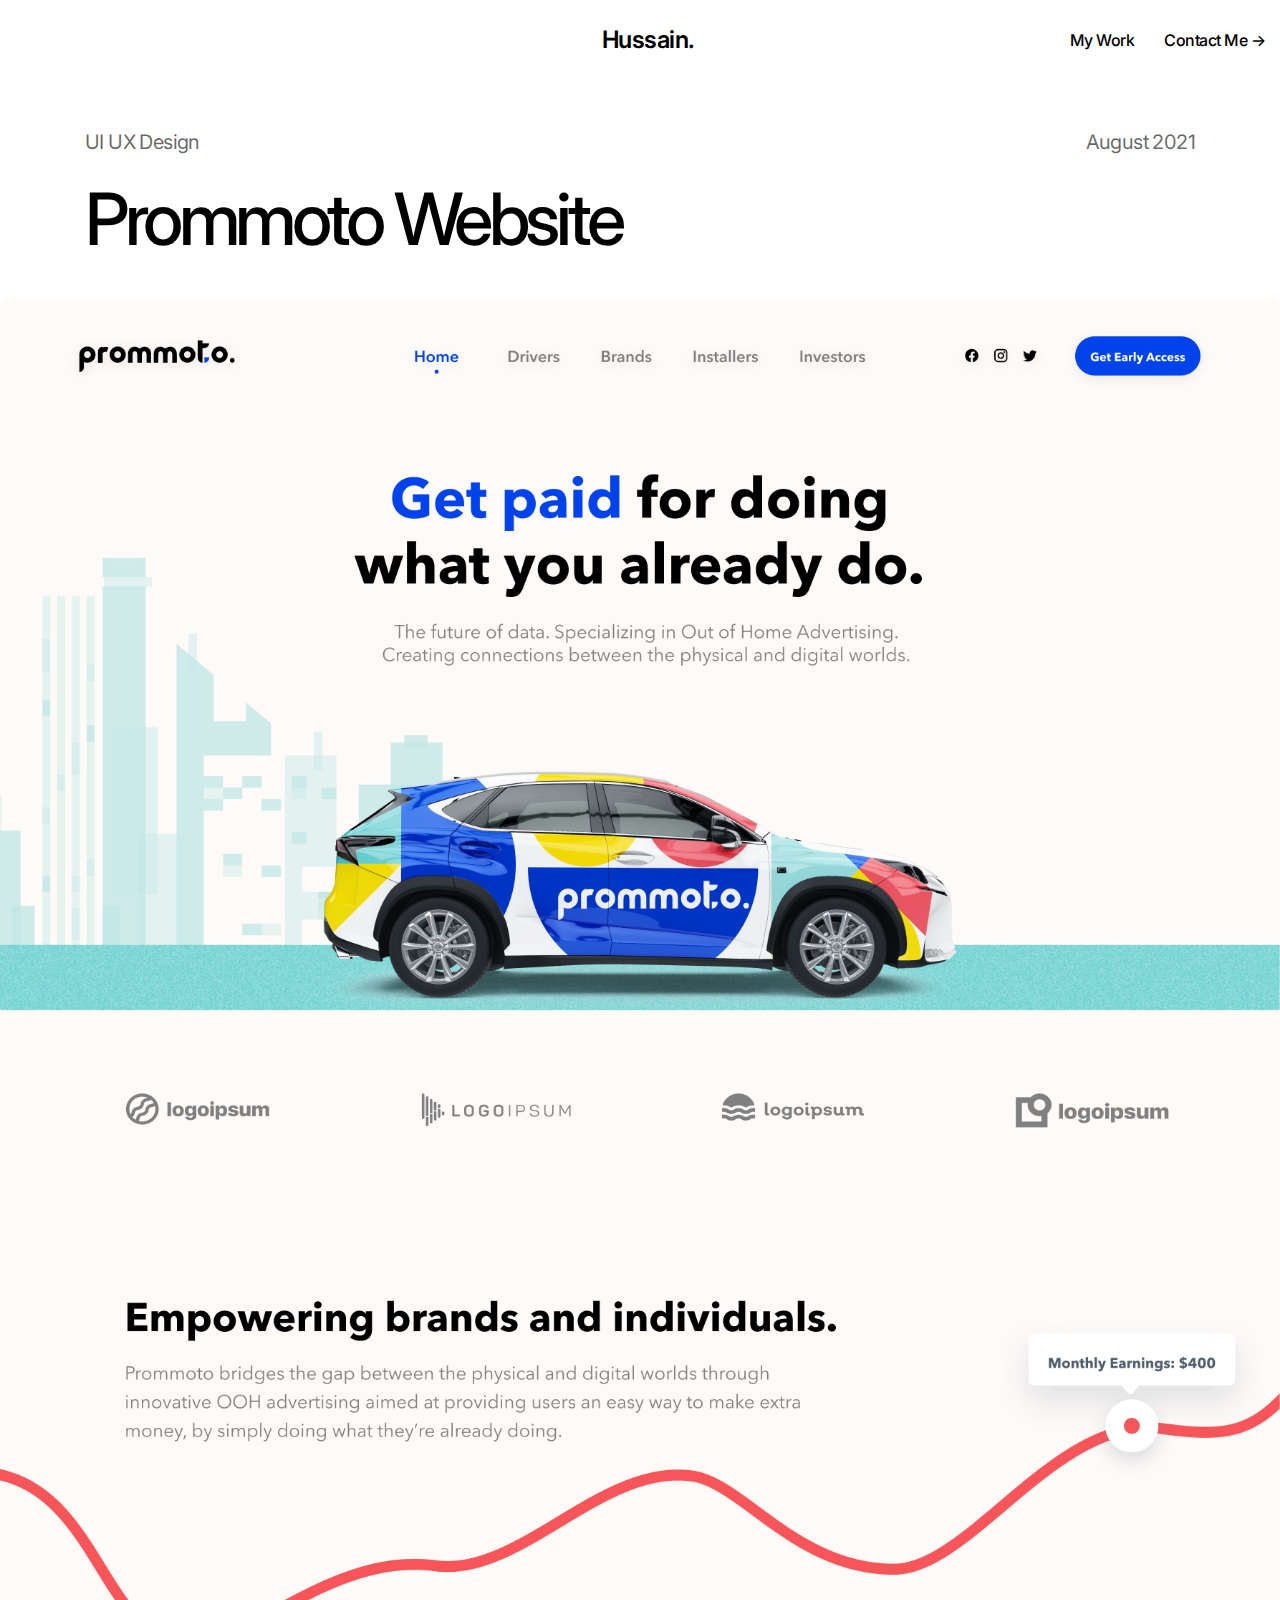
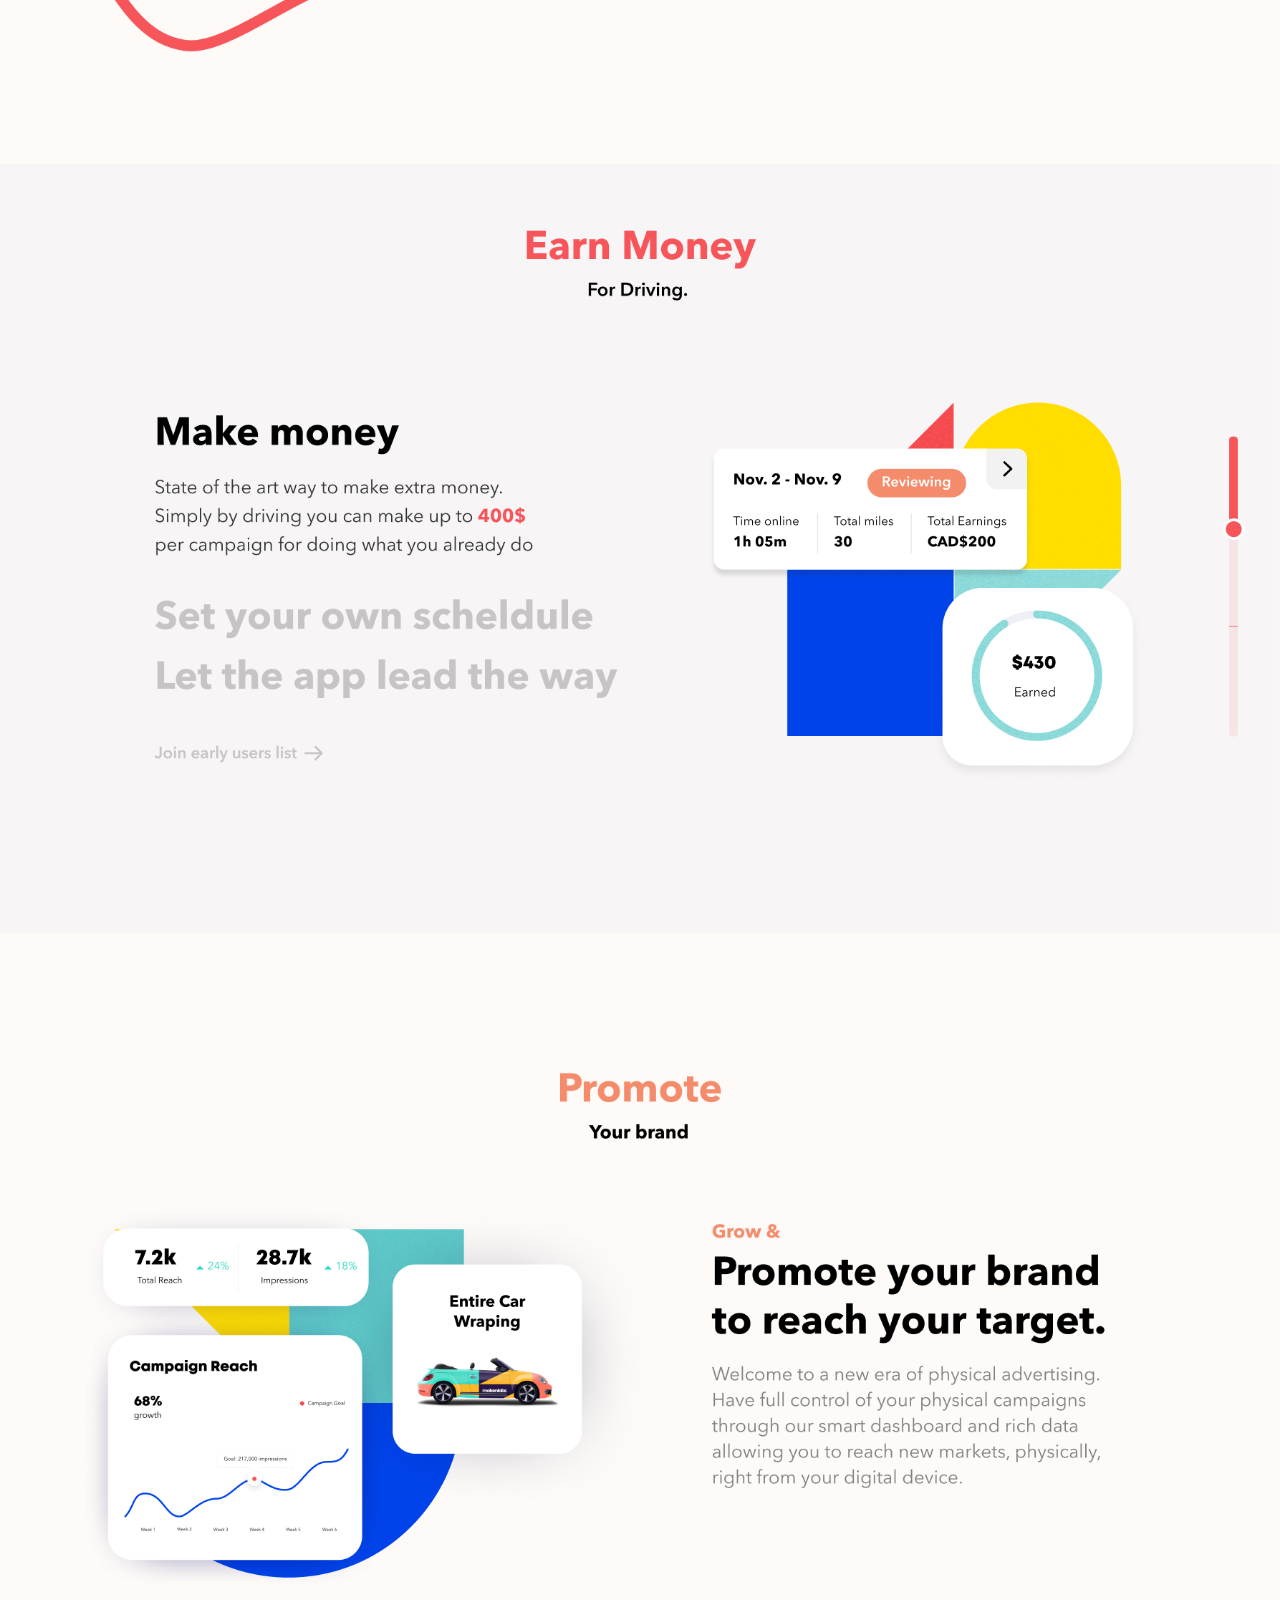
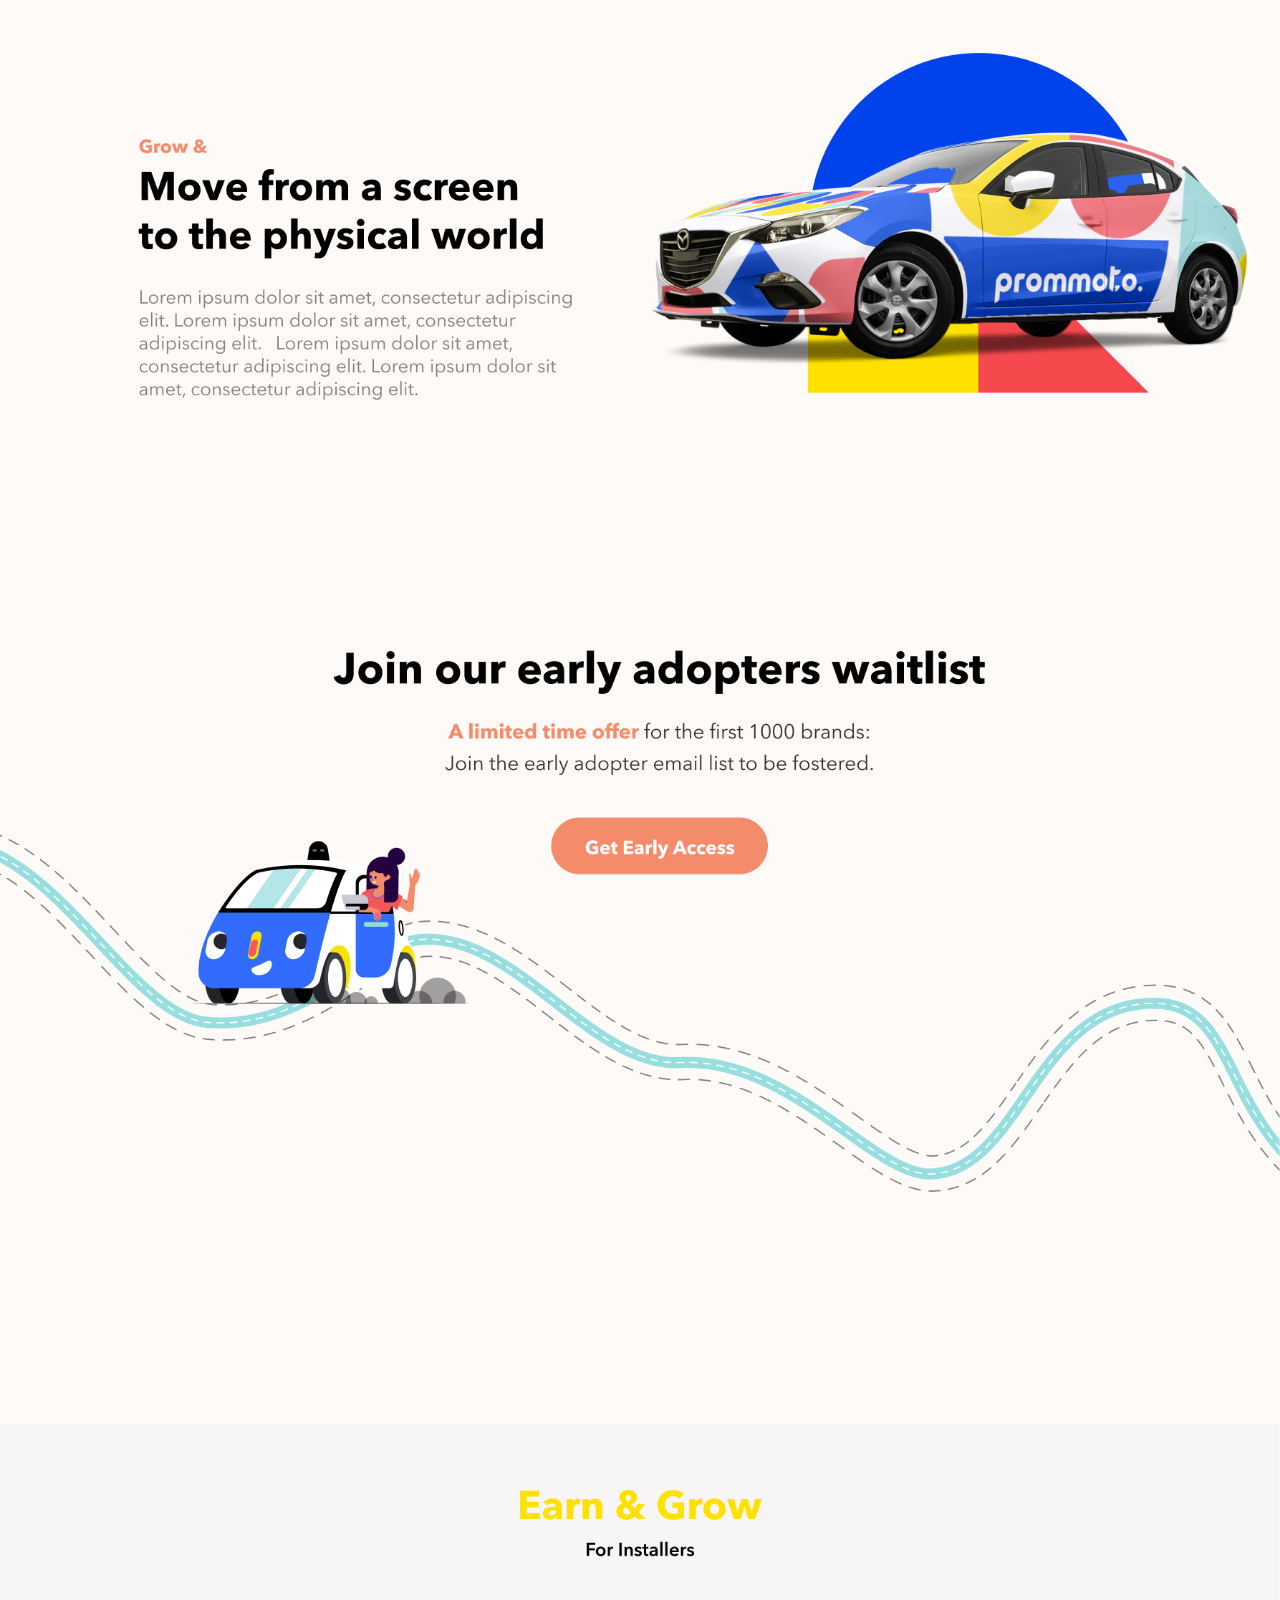
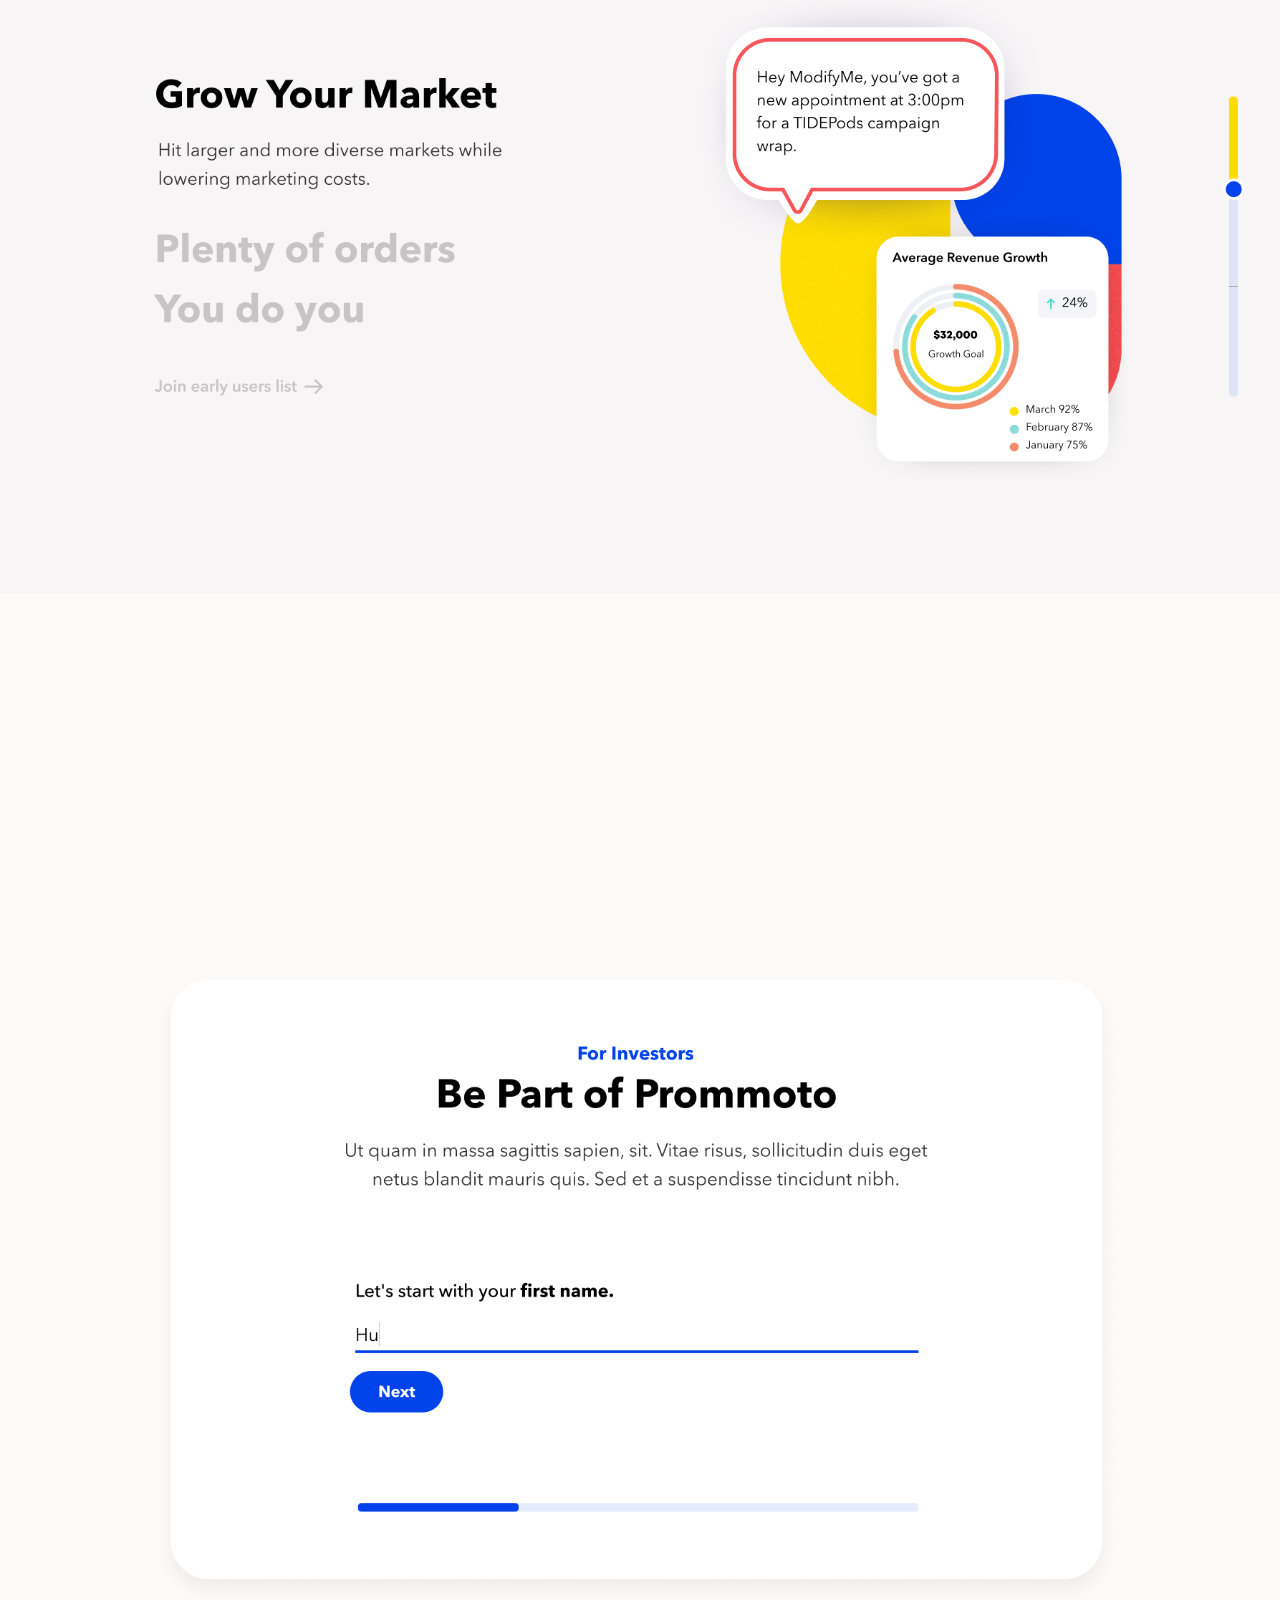
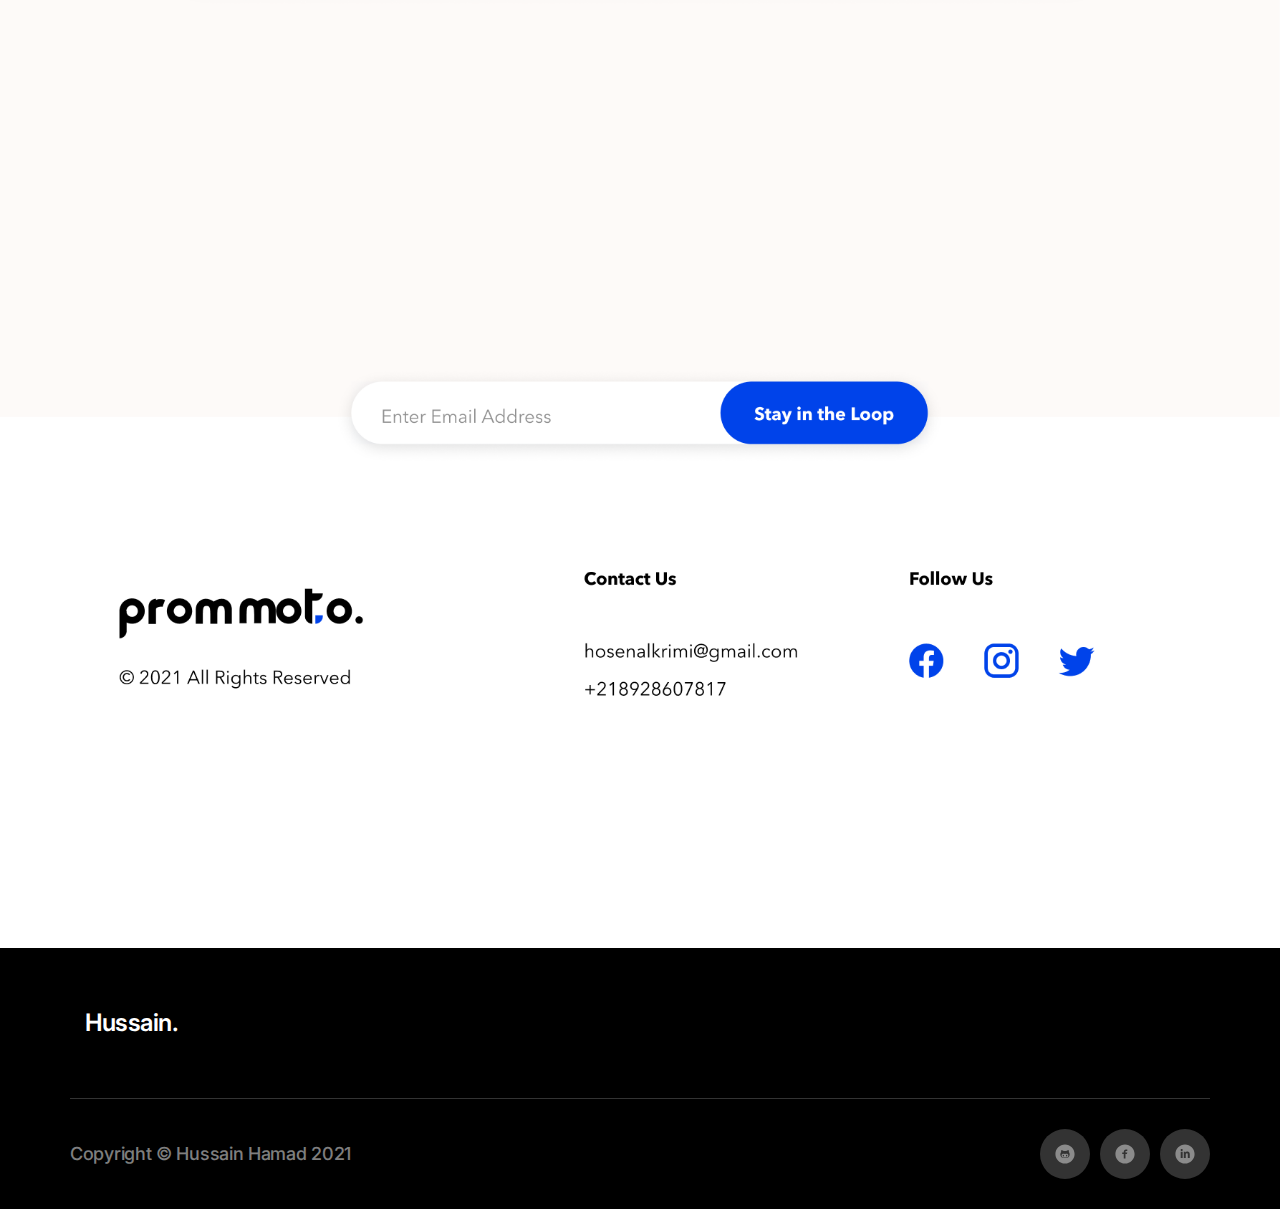
<file: Prommoto.html>
<!DOCTYPE html>
<html>
	<head>
		<meta charset="utf-8" >
		<meta http-equiv="Content-Language" content="en">
		<title>Case</title>
		<meta name="viewport" content="width=device-width, initial-scale=1">
		<link href="css/all.css" rel="stylesheet" />
		<link href="css/case.css" rel="stylesheet" />
		<link rel="apple-touch-icon-precomposed" sizes="57x57" href="i/apple-touch-icon-57x57.png" />
		<link rel="apple-touch-icon-precomposed" sizes="114x114" href="i/apple-touch-icon-114x114.png" />
		<link rel="apple-touch-icon-precomposed" sizes="72x72" href="i/apple-touch-icon-72x72.png" />
		<link rel="apple-touch-icon-precomposed" sizes="144x144" href="i/apple-touch-icon-144x144.png" />
		<link rel="apple-touch-icon-precomposed" sizes="60x60" href="i/apple-touch-icon-60x60.png" />
		<link rel="apple-touch-icon-precomposed" sizes="120x120" href="i/apple-touch-icon-120x120.png" />
		<link rel="apple-touch-icon-precomposed" sizes="76x76" href="i/apple-touch-icon-76x76.png" />
		<link rel="apple-touch-icon-precomposed" sizes="152x152" href="i/apple-touch-icon-152x152.png" />
		<link rel="icon" type="image/png" href="i/favicon-196x196.png" sizes="196x196" />
		<link rel="icon" type="image/png" href="i/favicon-96x96.png" sizes="96x96" />
		<link rel="icon" type="image/png" href="i/favicon-32x32.png" sizes="32x32" />
		<link rel="icon" type="image/png" href="i/favicon-16x16.png" sizes="16x16" />
		<link rel="icon" type="image/png" href="i/favicon-128.png" sizes="128x128" />
		<meta name="application-name" content="&nbsp;"/>
		<meta name="msapplication-TileColor" content="#FFFFFF" />
		<meta name="msapplication-TileImage" content="mstile-144x144.png" />
		<meta name="msapplication-square70x70logo" content="mstile-70x70.png" />
		<meta name="msapplication-square150x150logo" content="mstile-150x150.png" />
		<meta name="msapplication-wide310x150logo" content="mstile-310x150.png" />
		<meta name="msapplication-square310x310logo" content="mstile-310x310.png" />		<link rel="preconnect" href="https://fonts.gstatic.com">
		<link href="https://fonts.googleapis.com/css2?family=Inter:wght@100;200;300;400;500;600;700;800;900&display=swap" rel="stylesheet">
		<script src="js/jquery.min.js"></script>
		<script src="js/slick.min.js"></script>
	</head>
	<body class="case">
		<svg id="customSvgLibrary" xmlns="http://www.w3.org/2000/svg" style="display:none">
			<symbol id="arrow-down" viewBox="0 0 20 20"><path d="M14.7583 9.40833C14.6809 9.33023 14.5887 9.26823 14.4871 9.22592C14.3856 9.18362 14.2767 9.16183 14.1667 9.16183C14.0566 9.16183 13.9477 9.18362 13.8462 9.22592C13.7446 9.26823 13.6525 9.33023 13.575 9.40833L10.8333 12.1583V5.83333C10.8333 5.61232 10.7455 5.40036 10.5892 5.24408C10.433 5.0878 10.221 5 9.99999 5C9.77898 5 9.56702 5.0878 9.41074 5.24408C9.25446 5.40036 9.16666 5.61232 9.16666 5.83333V12.1583L6.42499 9.40833C6.26807 9.25141 6.05524 9.16326 5.83333 9.16326C5.61141 9.16326 5.39858 9.25141 5.24166 9.40833C5.08474 9.56525 4.99658 9.77808 4.99658 10C4.99658 10.2219 5.08474 10.4347 5.24166 10.5917L9.40833 14.7583C9.48758 14.8342 9.58103 14.8937 9.68333 14.9333C9.78308 14.9774 9.89093 15.0002 9.99999 15.0002C10.1091 15.0002 10.2169 14.9774 10.3167 14.9333C10.419 14.8937 10.5124 14.8342 10.5917 14.7583L14.7583 10.5917C14.8364 10.5142 14.8984 10.422 14.9407 10.3205C14.983 10.2189 15.0048 10.11 15.0048 10C15.0048 9.88999 14.983 9.78107 14.9407 9.67952C14.8984 9.57797 14.8364 9.4858 14.7583 9.40833V9.40833Z" fill="white"/></symbol>	
			<symbol id="setup" viewBox="0 0 24 24"><path d="M20 8.18V3C20 2.73478 19.8947 2.48043 19.7071 2.29289C19.5196 2.10536 19.2653 2 19 2C18.7348 2 18.4805 2.10536 18.2929 2.29289C18.1054 2.48043 18 2.73478 18 3V8.18C17.4209 8.3902 16.9205 8.77363 16.5669 9.27816C16.2133 9.7827 16.0236 10.3839 16.0236 11C16.0236 11.6161 16.2133 12.2173 16.5669 12.7218C16.9205 13.2264 17.4209 13.6098 18 13.82V21C18 21.2652 18.1054 21.5196 18.2929 21.7071C18.4805 21.8946 18.7348 22 19 22C19.2653 22 19.5196 21.8946 19.7071 21.7071C19.8947 21.5196 20 21.2652 20 21V13.82C20.5792 13.6098 21.0796 13.2264 21.4332 12.7218C21.7868 12.2173 21.9765 11.6161 21.9765 11C21.9765 10.3839 21.7868 9.7827 21.4332 9.27816C21.0796 8.77363 20.5792 8.3902 20 8.18ZM19 12C18.8023 12 18.6089 11.9414 18.4445 11.8315C18.28 11.7216 18.1518 11.5654 18.0762 11.3827C18.0005 11.2 17.9807 10.9989 18.0193 10.8049C18.0578 10.6109 18.1531 10.4327 18.2929 10.2929C18.4328 10.153 18.611 10.0578 18.8049 10.0192C18.9989 9.98063 19.2 10.0004 19.3827 10.0761C19.5654 10.1518 19.7216 10.28 19.8315 10.4444C19.9414 10.6089 20 10.8022 20 11C20 11.2652 19.8947 11.5196 19.7071 11.7071C19.5196 11.8946 19.2653 12 19 12ZM13 14.18V3C13 2.73478 12.8947 2.48043 12.7071 2.29289C12.5196 2.10536 12.2653 2 12 2C11.7348 2 11.4805 2.10536 11.2929 2.29289C11.1054 2.48043 11 2.73478 11 3V14.18C10.4209 14.3902 9.9205 14.7736 9.56688 15.2782C9.21326 15.7827 9.02356 16.3839 9.02356 17C9.02356 17.6161 9.21326 18.2173 9.56688 18.7218C9.9205 19.2264 10.4209 19.6098 11 19.82V21C11 21.2652 11.1054 21.5196 11.2929 21.7071C11.4805 21.8946 11.7348 22 12 22C12.2653 22 12.5196 21.8946 12.7071 21.7071C12.8947 21.5196 13 21.2652 13 21V19.82C13.5792 19.6098 14.0796 19.2264 14.4332 18.7218C14.7868 18.2173 14.9765 17.6161 14.9765 17C14.9765 16.3839 14.7868 15.7827 14.4332 15.2782C14.0796 14.7736 13.5792 14.3902 13 14.18ZM12 18C11.8023 18 11.6089 17.9414 11.4445 17.8315C11.28 17.7216 11.1518 17.5654 11.0762 17.3827C11.0005 17.2 10.9807 16.9989 11.0193 16.8049C11.0578 16.6109 11.1531 16.4327 11.2929 16.2929C11.4328 16.153 11.611 16.0578 11.8049 16.0192C11.9989 15.9806 12.2 16.0004 12.3827 16.0761C12.5654 16.1518 12.7216 16.28 12.8315 16.4444C12.9414 16.6089 13 16.8022 13 17C13 17.2652 12.8947 17.5196 12.7071 17.7071C12.5196 17.8946 12.2653 18 12 18ZM6.00004 6.18V3C6.00004 2.73478 5.89468 2.48043 5.70714 2.29289C5.51961 2.10536 5.26525 2 5.00004 2C4.73482 2 4.48047 2.10536 4.29293 2.29289C4.10539 2.48043 4.00004 2.73478 4.00004 3V6.18C3.42088 6.3902 2.9205 6.77363 2.56688 7.27817C2.21326 7.7827 2.02356 8.38388 2.02356 9C2.02356 9.61612 2.21326 10.2173 2.56688 10.7218C2.9205 11.2264 3.42088 11.6098 4.00004 11.82V21C4.00004 21.2652 4.10539 21.5196 4.29293 21.7071C4.48047 21.8946 4.73482 22 5.00004 22C5.26525 22 5.51961 21.8946 5.70714 21.7071C5.89468 21.5196 6.00004 21.2652 6.00004 21V11.82C6.57919 11.6098 7.07958 11.2264 7.43319 10.7218C7.78681 10.2173 7.97651 9.61612 7.97651 9C7.97651 8.38388 7.78681 7.7827 7.43319 7.27817C7.07958 6.77363 6.57919 6.3902 6.00004 6.18ZM5.00004 10C4.80225 10 4.60892 9.94135 4.44447 9.83147C4.28002 9.72159 4.15184 9.56541 4.07616 9.38268C4.00047 9.19996 3.98067 8.99889 4.01925 8.80491C4.05784 8.61093 4.15308 8.43275 4.29293 8.29289C4.43278 8.15304 4.61097 8.0578 4.80495 8.01921C4.99893 7.98063 5.19999 8.00043 5.38272 8.07612C5.56545 8.15181 5.72162 8.27998 5.83151 8.44443C5.94139 8.60888 6.00004 8.80222 6.00004 9C6.00004 9.26522 5.89468 9.51957 5.70714 9.70711C5.51961 9.89464 5.26525 10 5.00004 10Z" fill="black"/></symbol>	
			<symbol id="eye" viewBox="0 0 24 24"><path d="M21.9199 11.6C19.8999 6.91 16.0999 4 11.9999 4C7.89994 4 4.09994 6.91 2.07994 11.6C2.02488 11.7262 1.99646 11.8623 1.99646 12C1.99646 12.1377 2.02488 12.2738 2.07994 12.4C4.09994 17.09 7.89994 20 11.9999 20C16.0999 20 19.8999 17.09 21.9199 12.4C21.975 12.2738 22.0034 12.1377 22.0034 12C22.0034 11.8623 21.975 11.7262 21.9199 11.6ZM11.9999 18C8.82994 18 5.82994 15.71 4.09994 12C5.82994 8.29 8.82994 6 11.9999 6C15.1699 6 18.1699 8.29 19.8999 12C18.1699 15.71 15.1699 18 11.9999 18ZM11.9999 8C11.2088 8 10.4355 8.2346 9.77766 8.67412C9.11987 9.11365 8.60718 9.73836 8.30443 10.4693C8.00168 11.2002 7.92246 12.0044 8.0768 12.7804C8.23114 13.5563 8.61211 14.269 9.17152 14.8284C9.73093 15.3878 10.4437 15.7688 11.2196 15.9231C11.9955 16.0775 12.7998 15.9983 13.5307 15.6955C14.2616 15.3928 14.8863 14.8801 15.3258 14.2223C15.7653 13.5645 15.9999 12.7911 15.9999 12C15.9999 10.9391 15.5785 9.92172 14.8284 9.17157C14.0782 8.42143 13.0608 8 11.9999 8ZM11.9999 14C11.6044 14 11.2177 13.8827 10.8888 13.6629C10.5599 13.4432 10.3036 13.1308 10.1522 12.7654C10.0008 12.3999 9.9612 11.9978 10.0384 11.6098C10.1155 11.2219 10.306 10.8655 10.5857 10.5858C10.8654 10.3061 11.2218 10.1156 11.6098 10.0384C11.9977 9.96126 12.3999 10.0009 12.7653 10.1522C13.1308 10.3036 13.4431 10.56 13.6629 10.8889C13.8826 11.2178 13.9999 11.6044 13.9999 12C13.9999 12.5304 13.7892 13.0391 13.4142 13.4142C13.0391 13.7893 12.5304 14 11.9999 14Z" fill="black"/></symbol>	
			<symbol id="clock" viewBox="0 0 24 24"><path d="M15.098 12.634L13 11.423V7C13 6.73478 12.8946 6.48043 12.7071 6.29289C12.5196 6.10536 12.2652 6 12 6C11.7348 6 11.4804 6.10536 11.2929 6.29289C11.1054 6.48043 11 6.73478 11 7V12C11 12.1755 11.0462 12.348 11.134 12.5C11.2218 12.652 11.348 12.7782 11.5 12.866L14.098 14.366C14.2118 14.4327 14.3376 14.4762 14.4683 14.4941C14.5989 14.512 14.7319 14.5038 14.8594 14.4701C14.9869 14.4364 15.1064 14.3778 15.2112 14.2977C15.3159 14.2176 15.4038 14.1175 15.4698 14.0033C15.5357 13.8891 15.5784 13.763 15.5954 13.6322C15.6124 13.5014 15.6034 13.3686 15.5688 13.2413C15.5343 13.114 15.4749 12.9949 15.3941 12.8906C15.3133 12.7864 15.2127 12.6992 15.098 12.634ZM12 2C10.0222 2 8.08879 2.58649 6.4443 3.6853C4.79981 4.78412 3.51809 6.3459 2.76121 8.17317C2.00433 10.0004 1.8063 12.0111 2.19215 13.9509C2.578 15.8907 3.53041 17.6725 4.92894 19.0711C6.32746 20.4696 8.10929 21.422 10.0491 21.8079C11.9889 22.1937 13.9996 21.9957 15.8268 21.2388C17.6541 20.4819 19.2159 19.2002 20.3147 17.5557C21.4135 15.9112 22 13.9778 22 12C21.9971 9.34873 20.9426 6.80688 19.0679 4.93215C17.1931 3.05742 14.6513 2.00291 12 2ZM12 20C10.4178 20 8.87104 19.5308 7.55544 18.6518C6.23985 17.7727 5.21447 16.5233 4.60897 15.0615C4.00347 13.5997 3.84504 11.9911 4.15372 10.4393C4.4624 8.88743 5.22433 7.46197 6.34315 6.34315C7.46197 5.22433 8.88743 4.4624 10.4393 4.15372C11.9911 3.84504 13.5997 4.00346 15.0615 4.60896C16.5233 5.21447 17.7727 6.23984 18.6518 7.55544C19.5308 8.87103 20 10.4177 20 12C19.9974 14.1209 19.1537 16.1542 17.6539 17.6539C16.1542 19.1536 14.1209 19.9974 12 20Z" fill="black"/></symbol>	
			<symbol id="fb" viewBox="0 0 18 18"><path fill-rule="evenodd" clip-rule="evenodd" d="M17.3333 9.00033C17.3333 4.39866 13.6016 0.666992 8.99996 0.666992C4.39829 0.666992 0.666626 4.39866 0.666626 9.00033C0.666626 13.602 4.39829 17.3337 8.99996 17.3337C9.04891 17.3337 9.09762 17.3326 9.14644 17.3318V10.8446H7.35608V8.75809H9.14644V7.22268C9.14644 5.44198 10.2335 4.47279 11.8219 4.47279C12.5826 4.47279 13.2364 4.5295 13.427 4.5548V6.41587H12.3317C11.4676 6.41587 11.3002 6.82658 11.3002 7.42918V8.75809H13.3665L13.0972 10.8446H11.3002V17.0117C14.7834 16.0131 17.3333 12.8041 17.3333 9.00033Z" fill=""/></symbol>	
			<symbol id="ig" viewBox="0 0 18 18"><path fill-rule="evenodd" clip-rule="evenodd" d="M10.0733 0.667096C11.3923 0.670688 11.7151 0.683581 12.4422 0.718091C13.328 0.757138 13.9338 0.900352 14.4645 1.10551C15.0181 1.31384 15.5229 1.64275 15.9398 2.06603C16.3665 2.48282 16.6921 2.9842 16.9038 3.54421C17.109 4.07178 17.2523 4.68063 17.2913 5.56624C17.3248 6.32817 17.332 6.64512 17.3334 8.14518L17.3335 9.45689C17.3321 11.3078 17.3211 11.611 17.2848 12.4364C17.2458 13.322 17.1024 13.9277 16.8973 14.4585C16.4642 15.5785 15.5784 16.4641 14.458 16.8972C13.9305 17.1023 13.3215 17.2455 12.4357 17.2846C11.5466 17.3238 11.2633 17.3334 8.99994 17.3334L8.76489 17.3334C6.71554 17.3327 6.42138 17.3224 5.56416 17.2846C4.67825 17.2455 4.07259 17.1023 3.54172 16.8972C2.98809 16.6888 2.48331 16.3599 2.06643 15.9366C1.64306 15.5198 1.31422 15.0185 1.10254 14.4585C0.89734 13.9309 0.753971 13.322 0.714916 12.4364C0.682836 11.7062 0.670498 11.3847 0.667114 10.039L0.667219 7.93139C0.670811 6.61262 0.683707 6.28993 0.718224 5.56294C0.757278 4.67733 0.90052 4.07178 1.10572 3.54103C1.31422 2.98751 1.64306 2.48282 2.06643 2.06603C2.48331 1.63944 2.98478 1.31384 3.54503 1.1022C4.07258 0.897172 4.68156 0.753831 5.56734 0.714785C6.29767 0.68271 6.61924 0.670375 7.96529 0.666992L10.0733 0.667096ZM9.87873 2.1807H8.14178C6.69373 2.18353 6.3913 2.19557 5.64227 2.22883C4.83141 2.2647 4.38846 2.40142 4.09536 2.51539C3.73382 2.64881 3.40815 2.86045 3.13795 3.13721C2.85783 3.4043 2.64614 3.73308 2.51257 4.09455C2.39858 4.38759 2.26183 4.82715 2.22608 5.64116C2.1898 6.4521 2.17883 6.74105 2.1774 8.5448V9.4708C2.17883 11.2742 2.1898 11.5606 2.22608 12.3746C2.26183 13.1853 2.39858 13.6282 2.51257 13.9212C2.64614 14.2826 2.85782 14.6082 3.13464 14.8784C3.40166 15.1552 3.73064 15.3668 4.09205 15.5004C4.38515 15.6144 4.8248 15.7511 5.63896 15.7868C6.38529 15.8202 6.68962 15.8321 8.13837 15.835H9.8743C11.3224 15.8321 11.6247 15.8202 12.3738 15.7868C13.1847 15.7511 13.6276 15.6144 13.9207 15.5004C14.6469 15.2203 15.2233 14.644 15.5035 13.9179C15.6175 13.6249 15.7542 13.1853 15.7901 12.3713C15.8248 11.5899 15.8364 11.2972 15.8385 9.67994V8.3356C15.8364 6.71775 15.8248 6.4226 15.7901 5.64116C15.7542 4.83033 15.6175 4.38759 15.5035 4.09455C15.3699 3.73308 15.1582 3.40748 14.8814 3.13721C14.6144 2.86045 14.2854 2.64881 13.924 2.51539C13.6309 2.40142 13.1912 2.2647 12.3771 2.22883C11.6307 2.19557 11.3288 2.18353 9.87873 2.1807ZM9.00312 4.71968C11.3675 4.71968 13.2856 6.63742 13.2856 9.00134C13.2856 11.3653 11.3675 13.283 9.00312 13.283C6.63886 13.283 4.72061 11.3653 4.72061 9.00134C4.72061 6.63742 6.63886 4.71968 9.00312 4.71968ZM9.00312 6.22393C7.46931 6.22393 6.22516 7.4677 6.22516 9.00134C6.22516 10.535 7.46931 11.7787 9.00312 11.7787C10.5371 11.7787 11.7811 10.535 11.7811 9.00134C11.7811 7.4677 10.5371 6.22393 9.00312 6.22393ZM13.455 3.55082C14.0072 3.55082 14.4548 3.99827 14.4548 4.55039C14.4548 5.10239 14.0072 5.54996 13.455 5.54996C12.9028 5.54996 12.4552 5.10239 12.4552 4.55039C12.4552 3.99827 12.9028 3.55082 13.455 3.55082Z" fill=""/></symbol>	
			<symbol id="twitter" viewBox="0 0 18 14"><path fill-rule="evenodd" clip-rule="evenodd" d="M17.3333 1.91147C16.7135 2.17916 16.0531 2.3566 15.3645 2.44275C16.0729 2.02634 16.6135 1.37198 16.8677 0.583264C16.2073 0.970957 15.4781 1.2448 14.701 1.39762C14.0739 0.740187 13.1802 0.333008 12.2052 0.333008C10.3135 0.333008 8.79058 1.8448 8.79058 3.69814C8.79058 3.9648 8.8135 4.22121 8.86975 4.46531C6.02913 4.3289 3.51558 2.98839 1.82704 0.946341C1.53225 1.44993 1.35933 2.02634 1.35933 2.64685C1.35933 3.81198 1.96871 4.8448 2.87704 5.44275C2.32808 5.43249 1.78954 5.27557 1.33329 5.02839C1.33329 5.03865 1.33329 5.05198 1.33329 5.06531C1.33329 6.70019 2.51767 8.05814 4.07079 8.37096C3.79267 8.44583 3.48954 8.48172 3.17496 8.48172C2.95621 8.48172 2.73538 8.46942 2.52808 8.42429C2.97079 9.7566 4.22704 10.7361 5.72079 10.7679C4.55829 11.6633 3.08225 12.2028 1.48433 12.2028C1.20413 12.2028 0.935376 12.1904 0.666626 12.1566C2.18017 13.1176 3.97392 13.6663 5.90829 13.6663C12.1958 13.6663 15.6333 8.53814 15.6333 4.09301C15.6333 3.94429 15.6281 3.8007 15.6208 3.65814C16.2989 3.18429 16.8687 2.59249 17.3333 1.91147Z" fill=""/></symbol>	
			<symbol id="arrow-left" viewBox="0 0 24 24"><path d="M16.9999 11.0002H9.4099L12.7099 7.71019C12.8982 7.52188 13.004 7.26649 13.004 7.00019C13.004 6.73388 12.8982 6.47849 12.7099 6.29019C12.5216 6.10188 12.2662 5.99609 11.9999 5.99609C11.7336 5.99609 11.4782 6.10188 11.2899 6.29019L6.2899 11.2902C6.19886 11.3853 6.12749 11.4974 6.0799 11.6202C5.97988 11.8636 5.97988 12.1367 6.0799 12.3802C6.12749 12.5029 6.19886 12.6151 6.2899 12.7102L11.2899 17.7102C11.3829 17.8039 11.4935 17.8783 11.6153 17.9291C11.7372 17.9798 11.8679 18.006 11.9999 18.006C12.1319 18.006 12.2626 17.9798 12.3845 17.9291C12.5063 17.8783 12.6169 17.8039 12.7099 17.7102C12.8036 17.6172 12.878 17.5066 12.9288 17.3848C12.9796 17.2629 13.0057 17.1322 13.0057 17.0002C13.0057 16.8682 12.9796 16.7375 12.9288 16.6156C12.878 16.4937 12.8036 16.3831 12.7099 16.2902L9.4099 13.0002H16.9999C17.2651 13.0002 17.5195 12.8948 17.707 12.7073C17.8945 12.5198 17.9999 12.2654 17.9999 12.0002C17.9999 11.735 17.8945 11.4806 17.707 11.2931C17.5195 11.1055 17.2651 11.0002 16.9999 11.0002Z" fill=""/></symbol>	
			<symbol id="arrow-right" viewBox="0 0 24 24"><path d="M17.92 11.6202C17.8724 11.4974 17.801 11.3853 17.71 11.2902L12.71 6.29019C12.6168 6.19695 12.5061 6.12299 12.3842 6.07253C12.2624 6.02207 12.1319 5.99609 12 5.99609C11.7337 5.99609 11.4783 6.10188 11.29 6.29019C11.1968 6.38342 11.1228 6.49411 11.0723 6.61594C11.0219 6.73776 10.9959 6.86833 10.9959 7.00019C10.9959 7.26649 11.1017 7.52188 11.29 7.71019L14.59 11.0002H7C6.73478 11.0002 6.48043 11.1055 6.29289 11.2931C6.10536 11.4806 6 11.735 6 12.0002C6 12.2654 6.10536 12.5198 6.29289 12.7073C6.48043 12.8948 6.73478 13.0002 7 13.0002H14.59L11.29 16.2902C11.1963 16.3831 11.1219 16.4937 11.0711 16.6156C11.0203 16.7375 10.9942 16.8682 10.9942 17.0002C10.9942 17.1322 11.0203 17.2629 11.0711 17.3848C11.1219 17.5066 11.1963 17.6172 11.29 17.7102C11.383 17.8039 11.4936 17.8783 11.6154 17.9291C11.7373 17.9798 11.868 18.006 12 18.006C12.132 18.006 12.2627 17.9798 12.3846 17.9291C12.5064 17.8783 12.617 17.8039 12.71 17.7102L17.71 12.7102C17.801 12.6151 17.8724 12.5029 17.92 12.3802C18.02 12.1367 18.02 11.8636 17.92 11.6202Z" fill=""/></symbol>	
			<symbol id="flash" viewBox="0 0 20 20"><path d="M17.0834 7.49967H10.4167L11.2501 0.833008L2.91675 12.4997H9.58342L8.75008 19.1663L17.0834 7.49967Z" fill=""/></symbol>	
			<symbol id="heart" viewBox="0 0 20 20"><path d="M16.8001 4.16648C15.9167 3.28082 14.7457 2.74026 13.4987 2.64245C12.2516 2.54465 11.0107 2.89603 10.0001 3.63315C8.93978 2.84451 7.62006 2.48691 6.30667 2.63234C4.99327 2.77778 3.78377 3.41546 2.92171 4.41697C2.05966 5.41847 1.60909 6.70941 1.66073 8.02982C1.71238 9.35024 2.26242 10.602 3.20007 11.5331L8.37507 16.7165C8.80842 17.143 9.39206 17.382 10.0001 17.382C10.6081 17.382 11.1917 17.143 11.6251 16.7165L16.8001 11.5331C17.7731 10.5542 18.3192 9.23004 18.3192 7.84981C18.3192 6.46958 17.7731 5.14542 16.8001 4.16648V4.16648ZM15.6251 10.3831L10.4501 15.5581C10.3912 15.6176 10.3211 15.6648 10.2439 15.697C10.1666 15.7292 10.0838 15.7458 10.0001 15.7458C9.91638 15.7458 9.83352 15.7292 9.75628 15.697C9.67904 15.6648 9.60896 15.6176 9.55007 15.5581L4.37507 10.3581C3.72153 9.6901 3.35558 8.7927 3.35558 7.85815C3.35558 6.92359 3.72153 6.02619 4.37507 5.35815C5.04103 4.70064 5.93921 4.33195 6.87507 4.33195C7.81092 4.33195 8.7091 4.70064 9.37507 5.35815C9.45254 5.43625 9.5447 5.49825 9.64625 5.54056C9.7478 5.58286 9.85672 5.60464 9.96673 5.60464C10.0767 5.60464 10.1857 5.58286 10.2872 5.54056C10.3888 5.49825 10.4809 5.43625 10.5584 5.35815C11.2244 4.70064 12.1225 4.33195 13.0584 4.33195C13.9943 4.33195 14.8924 4.70064 15.5584 5.35815C16.2209 6.01744 16.5989 6.90997 16.6114 7.84455C16.6238 8.77913 16.2698 9.68142 15.6251 10.3581V10.3831Z" fill=""/></symbol>	
			<symbol id="camera" viewBox="0 0 20 20"><path d="M15.8334 5.41701H14.7667L14.5001 4.58368C14.3272 4.0947 14.0065 3.6716 13.5825 3.37298C13.1585 3.07436 12.652 2.91501 12.1334 2.91701H7.86675C7.34304 2.91799 6.83286 3.08341 6.40822 3.38993C5.98358 3.69645 5.66592 4.12859 5.50008 4.62534L5.23341 5.45868H4.16675C3.50371 5.45868 2.86782 5.72207 2.39898 6.19091C1.93014 6.65975 1.66675 7.29564 1.66675 7.95868V14.6253C1.66675 15.2884 1.93014 15.9243 2.39898 16.3931C2.86782 16.862 3.50371 17.1253 4.16675 17.1253H15.8334C16.4965 17.1253 17.1323 16.862 17.6012 16.3931C18.07 15.9243 18.3334 15.2884 18.3334 14.6253V7.95868C18.3389 7.62688 18.2784 7.29731 18.1552 6.98917C18.032 6.68103 17.8488 6.40049 17.6161 6.16391C17.3834 5.92734 17.1059 5.73945 16.7998 5.61122C16.4938 5.48298 16.1653 5.41696 15.8334 5.41701V5.41701ZM16.6667 14.5837C16.6667 14.8047 16.579 15.0167 16.4227 15.1729C16.2664 15.3292 16.0544 15.417 15.8334 15.417H4.16675C3.94573 15.417 3.73377 15.3292 3.57749 15.1729C3.42121 15.0167 3.33341 14.8047 3.33341 14.5837V7.91701C3.33341 7.696 3.42121 7.48404 3.57749 7.32776C3.73377 7.17148 3.94573 7.08368 4.16675 7.08368H5.83341C6.01514 7.09316 6.19497 7.04291 6.34544 6.94058C6.49592 6.83826 6.60877 6.6895 6.66675 6.51701L7.11675 5.15034C7.17265 4.98483 7.27916 4.84107 7.42122 4.73938C7.56328 4.63769 7.73371 4.58323 7.90841 4.58368H12.1751C12.3498 4.58323 12.5202 4.63769 12.6623 4.73938C12.8043 4.84107 12.9108 4.98483 12.9667 5.15034L13.4167 6.51701C13.4702 6.67597 13.5704 6.81509 13.7042 6.91619C13.838 7.01729 13.9992 7.07566 14.1667 7.08368H15.8334C16.0544 7.08368 16.2664 7.17148 16.4227 7.32776C16.579 7.48404 16.6667 7.696 16.6667 7.91701V14.5837ZM10.0001 7.08368C9.34081 7.08368 8.69634 7.27917 8.14818 7.64545C7.60002 8.01172 7.17277 8.53231 6.92048 9.1414C6.66819 9.75049 6.60218 10.4207 6.7308 11.0673C6.85941 11.7139 7.17688 12.3079 7.64306 12.774C8.10923 13.2402 8.70318 13.5577 9.34978 13.6863C9.99638 13.8149 10.6666 13.7489 11.2757 13.4966C11.8848 13.2443 12.4054 12.8171 12.7716 12.2689C13.1379 11.7207 13.3334 11.0763 13.3334 10.417C13.3334 9.53296 12.9822 8.68511 12.3571 8.05999C11.732 7.43487 10.8841 7.08368 10.0001 7.08368V7.08368ZM10.0001 12.0837C9.67045 12.0837 9.34821 11.9859 9.07413 11.8028C8.80005 11.6197 8.58643 11.3594 8.46028 11.0548C8.33414 10.7503 8.30113 10.4152 8.36544 10.0919C8.42975 9.76856 8.58848 9.47159 8.82157 9.2385C9.05466 9.00541 9.35163 8.84668 9.67493 8.78237C9.99823 8.71806 10.3333 8.75107 10.6379 8.87721C10.9424 9.00336 11.2027 9.21698 11.3859 9.49106C11.569 9.76514 11.6667 10.0874 11.6667 10.417C11.6667 10.859 11.4912 11.283 11.1786 11.5955C10.866 11.9081 10.4421 12.0837 10.0001 12.0837Z" fill=""/></symbol>	
			<symbol id="play-solid" viewBox="0 0 18 18"><path d="M14.8112 10.7065C16.0948 9.93093 16.0948 8.06952 14.8112 7.29402C14.3667 7.02546 14.0159 6.81457 13.9048 6.75026L6.65981 2.59526C6.5578 2.53635 6.24838 2.35117 5.8464 2.10941C4.51216 1.30697 2.80955 2.26467 2.81012 3.82162C2.8103 4.32914 2.81093 4.7223 2.81231 4.84526V13.1553C2.81093 13.2782 2.8103 13.6714 2.81012 14.1789C2.80955 15.7358 4.51216 16.6935 5.8464 15.8911C6.24838 15.6494 6.5578 15.4642 6.65981 15.4053L13.9048 11.2503C14.0159 11.1859 14.3667 10.975 14.8112 10.7065Z" fill=""/></symbol>	
			<symbol id="cross" viewBox="0 0 24 24"><path d="M17.6564 16.2427L13.4138 12L17.6564 7.7574C17.8439 7.56986 17.9493 7.31551 17.9493 7.05029C17.9493 6.78508 17.8439 6.53072 17.6564 6.34319C17.4689 6.15565 17.2145 6.05029 16.9493 6.05029C16.6841 6.05029 16.4297 6.15565 16.2422 6.34319L11.9996 10.5858L7.75691 6.34319C7.56938 6.15565 7.31502 6.05029 7.04981 6.05029C6.78459 6.05029 6.53023 6.15565 6.3427 6.34319C6.15516 6.53072 6.04981 6.78508 6.04981 7.05029C6.04981 7.31551 6.15516 7.56986 6.3427 7.7574L10.5853 12L6.3427 16.2427C6.15516 16.4302 6.0498 16.6846 6.0498 16.9498C6.0498 17.215 6.15516 17.4694 6.3427 17.6569C6.53023 17.8444 6.78459 17.9498 7.0498 17.9498C7.31502 17.9498 7.56938 17.8444 7.75691 17.6569L11.9996 13.4143L16.2422 17.6569C16.4297 17.8444 16.6841 17.9498 16.9493 17.9498C17.2145 17.9498 17.4689 17.8444 17.6564 17.6569C17.8439 17.4694 17.9493 17.215 17.9493 16.9498C17.9493 16.6846 17.8439 16.4302 17.6564 16.2427Z" fill="black"/></symbol>	
		</svg> 	 	
		<nav class="nav py-3">
			<div class="container-fluid">
				<div class="row justify-content-between align-items-center py-2">
					<div class="d-none d-lg-block col-lg-5"></div>
					<div class="col-5 col-sm-1 col-xxl-2"><div class="d-flex justify-content-xxl-center"><a class="logo" href="index.html">Hussain.</a></div></div>
					<div class="col-2 d-sm-none"><div class="hamburger"></div></div>
					<div class="mobile-menu col-sm-9 col-lg-5 pt-2 pt-sm-0">
						<div class="d-flex justify-content-end d-sm-none"><div class="close"></div></div>
						<div class="d-sm-flex justify-content-center justify-content-sm-end">
							<a class="caption-3 me-sm-5 pb-5 pb-sm-0" href="portfolio.html">My Work</a>
							<a class="caption-3 text-black" href="mailto:huissenalkrimi@gmail.com">Contact Me →</a>
						</div>
					</div>
				</div>
			</div>
		</nav>
		<div class="block-12 pt-6 pb-6">
			<div class="container">
				<div class="row mb-4 pb-1">
					<div class="col-7 col-sm-6">
						<a href="portfolio.html" class="caption-1 grey-dark-4">UI UX Design</a>
					</div>
					<div class="col-5 col-sm-6 text-end">
						<a href="portfolio.html" class="caption-1 grey-dark-4">August 2021</a>
					</div>
				</div>
				<h1 class="mb-5 pb-2 col-xl-9 col-xxl-8">Prommoto Website</h1>

			</div>
			<img class="br-10 mb-6 w-full" src="i/prommoto_website.png" srcset="i/prommoto_website.png" alt="" />

		</div>

			<div class="footer bg-black pt-6 pb-5">
				<div class="container pt-2">
					<div class="row align-items-start pb-5">
						<div class="mb-6 mb-md-0 col-12 col-md-2 col-lg-1 col-xl-1 col-xxl-4">
							<a class="logo text-white" href="index.html">Hussain.</a>
						</div>

					</div>
					<div class="mt-5 pt-5 row justify-content-center justify-content-sm-between align-items-center border-top-light-2">
						<div class="me-2 me-sm-0 px-0 px-sm-auto col-auto caption-2 medium grey-light-4">Copyright © Hussain Hamad 2021</div>
						<div class="px-0 px-sm-auto col-auto">
							<div class="d-flex justify-content-end align-items-center">
								<a href="https://github.com/hussain98s" class="me-1 me-sm-2 btn rounded medium-r social d-flex justify-content-center align-items-center">
									<img src = "i/github.svg" alt="LinkedIn"/>							
								</a>
								<a href="https://www.facebook.com/hosen.alkrimi.7/" class="me-1 me-sm-2 btn rounded medium-r social d-flex justify-content-center align-items-center">
									<img src = "i/facebook.svg" alt="LinkedIn"/>								
								</a>
								<a href="https://www.linkedin.com/in/hussainalkrimi/" class="btn rounded medium-r social d-flex justify-content-center align-items-center">
								
								<img src = "i/linkding.svg" alt="LinkedIn"/>
														
								</a>							
							</div>
						</div>
					</div>
				</div>
			</div>
		<script src="js/script.min.js"></script>
	</body>
</html>
</file>
<file: css/index.css>
@charset "UTF-8";
/* Variables */
/* Main page styles */
.block-3 .img-container {
  position: relative;
  cursor: pointer; }
  .block-3 .img-container .img-block {
    position: relative; }
    .block-3 .img-container .img-block:after {
      content: '';
      position: absolute;
      background: rgba(0, 0, 0, 0.3);
      height: 100%;
      width: 100%;
      top: 0;
      right: 0;
      bottom: 0;
      left: 0;
      -webkit-transition: all 0.3s;
      -o-transition: all 0.3s;
      transition: all 0.3s; }
  .block-3 .img-container .btn {
    position: absolute;
    top: 50%;
    left: 50%;
    -webkit-transform: translateX(-50%) translateY(-50%);
    -ms-transform: translateX(-50%) translateY(-50%);
    transform: translateX(-50%) translateY(-50%); }
  .block-3 .img-container:hover .img-block:after {
    background: rgba(0, 0, 0, 0); }
  .block-3 .img-container:hover .btn {
    background: black;
    color: white; }

.block-4 {
  background: #000000 url("../i/red-bg.svg") no-repeat 50% 50%;
  background-size: cover; }
  @media (max-width: 992px) {
    .block-4 img {
      margin-right: 70px;
      margin-bottom: 20px; }
      .block-4 img:nth-of-type(3n) {
        margin-right: 0; } }
  @media (max-width: 768px) {
    .block-4 img {
      margin-right: 50px; } }
  @media (max-width: 576px) {
    .block-4 img {
      margin-right: 20px; }
      .block-4 img:nth-of-type(3n) {
        margin-right: 20px; }
      .block-4 img:nth-of-type(2n) {
        margin-right: 0px; } }

.block-5 .line {
  width: 300px;
  height: 1px;
  background: rgba(255, 255, 255, 0.3); }

.block-6 {
  overflow: hidden; }
  .block-6 .slider-1 .slick-list {
    overflow: visible;
    cursor: move; }
  .block-6 .slider-1 .slick-slide {
    margin-right: 28px; }

.block-8 .slider-2-menu a {
  color: rgba(0, 0, 0, 0.3);
  cursor: pointer;
  -webkit-transition: all 0.2s;
  -o-transition: all 0.2s;
  transition: all 0.2s; }
  .block-8 .slider-2-menu a h4 {
    line-height: 44px; }
  .block-8 .slider-2-menu a.active, .block-8 .slider-2-menu a:hover {
    color: #000000; }
    .block-8 .slider-2-menu a.active:after, .block-8 .slider-2-menu a:hover:after {
      content: "→";
      font-weight: 500;
      font-size: 36px;
      line-height: 44px;
      letter-spacing: -1.2px;
      margin-left: 5px; }

.block-8 .slider-2 .slick-slide .shadow {
  height: 420px;
  background-size: cover;
  background-repeat: no-repeat;
  background-position: 50% 50%; }

@media (max-width: 1199.98px) {
  .block-8 .slider-2 .slick-slide .shadow {
    height: 362px; } }

@media (max-width: 991.98px) {
  .block-8 .slider-2 .slick-slide .shadow {
    height: 302px; } }

@media (max-width: 767.98px) {
  .block-8 .slider-2 .slick-slide .shadow {
    height: 223px; } }

@media (max-width: 576.98px) {
  .block-8 .slider-2 .slick-slide .shadow {
    height: calc((100vw - 30px) / 2.28); } }

@media (max-width: 992px) {
  .block-9 .pseudo-table {
    position: relative; }
    .block-9 .pseudo-table:after {
      content: "";
      display: block;
      position: absolute;
      top: 0;
      right: 0;
      bottom: 0;
      width: 40px;
      background: -webkit-gradient(linear, left top, right top, from(rgba(255, 255, 255, 0)), color-stop(78%, white));
      background: -webkit-linear-gradient(left, rgba(255, 255, 255, 0) 0%, white 78%);
      background: -o-linear-gradient(left, rgba(255, 255, 255, 0) 0%, white 78%);
      background: linear-gradient(to right, rgba(255, 255, 255, 0) 0%, white 78%); }
    .block-9 .pseudo-table .overflow {
      overflow: auto; }
    .block-9 .pseudo-table .inner {
      min-width: 960px; } }

.block-10 img {
  max-width: 100%; }
</file>
<file: css/case.css>
/* Variables */
/* Case page styles */
.block-12 .person-photo {
  border-radius: 50%;
  height: 36px;
  width: 36px;
  margin-right: 12px; }

.block-13 .number {
  height: 40px;
  width: 40px;
  border-radius: 50%;
  border: 1px solid rgba(0, 0, 0, 0.1); }

.block-15 .slider-text-block {
  width: 920px; }
  .block-15 .slider-text-block .slick-arrows {
    position: relative;
    height: 60px; }
  .block-15 .slider-text-block .slick-arrow {
    height: 24px;
    width: 24px;
    position: absolute;
    cursor: pointer;
    -webkit-transition: all 0.3s;
    -o-transition: all 0.3s;
    transition: all 0.3s;
    display: block; }
    .block-15 .slider-text-block .slick-arrow.next {
      right: 18px;
      bottom: 20px; }
    .block-15 .slider-text-block .slick-arrow.prev {
      right: 68px;
      bottom: 20px; }
    .block-15 .slider-text-block .slick-arrow svg {
      fill: rgba(0, 0, 0, 0.6); }
    .block-15 .slider-text-block .slick-arrow:hover:before {
      content: '';
      height: 60px;
      width: 60px;
      border-radius: 50px;
      border: 1px solid rgba(0, 0, 0, 0.05);
      position: absolute;
      top: -18px;
      right: -18px; }
    .block-15 .slider-text-block .slick-arrow:hover svg {
      fill: #000000; }

@media (max-width: 991.98px) {
  .block-15 .slider-text-block {
    width: 86.82vw; } }

@media (max-width: 576.98px) {
  .block-15 .slider-text-block .slick-arrows {
    display: -webkit-box;
    display: -ms-flexbox;
    display: flex; }
  .block-15 .slider-text-block .slick-arrow {
    margin-top: 20px;
    height: 60px;
    width: 60px;
    display: -webkit-box;
    display: -ms-flexbox;
    display: flex;
    -webkit-box-pack: center;
    -ms-flex-pack: center;
    justify-content: center;
    -webkit-box-align: center;
    -ms-flex-align: center;
    align-items: center;
    position: relative; }
    .block-15 .slider-text-block .slick-arrow.next {
      right: auto;
      bottom: auto; }
    .block-15 .slider-text-block .slick-arrow.prev {
      margin-right: 20px;
      right: auto;
      bottom: auto; }
    .block-15 .slider-text-block .slick-arrow:hover:before {
      content: '';
      top: 0px;
      right: 0px; } }

.block-16 {
  overflow: hidden; }
  .block-16 .container-fluid {
    position: relative; }
  .block-16 .slider-4 .slick-slide {
    height: calc(100vw / 2.66); }
    .block-16 .slider-4 .slick-slide .slide-inner {
      background-size: cover;
      background-position: 50% 50%;
      background-repeat: no-repeat; }
  .block-16 .slider-4-menu {
    position: absolute;
    bottom: 70px;
    left: 50%;
    -webkit-transform: translateX(-50%);
    -ms-transform: translateX(-50%);
    transform: translateX(-50%);
    background: #ffffff;
    height: 50px;
    border-radius: 66px;
    border: 1px solid rgba(0, 0, 0, 0.1); }
    .block-16 .slider-4-menu .slider-4-menu-item {
      color: rgba(0, 0, 0, 0.3);
      cursor: pointer;
      -webkit-transition: all 0.2s;
      -o-transition: all 0.2s;
      transition: all 0.2s; }
      .block-16 .slider-4-menu .slider-4-menu-item svg {
        fill: rgba(0, 0, 0, 0.3); }
      .block-16 .slider-4-menu .slider-4-menu-item.active {
        color: #2D74FF; }
        .block-16 .slider-4-menu .slider-4-menu-item.active svg {
          fill: #2D74FF; }
  @media (max-width: 992px) {
    .block-16 .slider-4 .slick-slide {
      height: calc(100vw / 1.8); } }
  @media (max-width: 576px) {
    .block-16 .slider-4 .slick-slide {
      height: 100vw; }
    .block-16 .slider-4-menu {
      bottom: 30px; }
      .block-16 .slider-4-menu .slider-4-menu-item .caption-2 {
        display: none;
        -webkit-transition: all 0.2s;
        -o-transition: all 0.2s;
        transition: all 0.2s; }
      .block-16 .slider-4-menu .slider-4-menu-item.active .caption-2 {
        display: block; } }

.block-17 {
  position: relative; }
  .block-17 img {
    position: absolute;
    top: 83px; }
  @media (max-width: 576px) {
    .block-17 .img-container {
      position: relative;
      top: 0;
      height: 100vw; } }

.block-18 .project-block {
  position: relative;
  padding-bottom: 360px; }
  .block-18 .project-block img {
    position: absolute;
    bottom: 0;
    left: 50%;
    -webkit-transform: translateX(-50%);
    -ms-transform: translateX(-50%);
    transform: translateX(-50%); }
</file>
<file: css/all.css>
/* Variables */
/*!
 * Bootstrap Grid v5.0.0-beta2 (https://getbootstrap.com/)
 * Copyright 2011-2021 The Bootstrap Authors
 * Copyright 2011-2021 Twitter, Inc.
 * Licensed under MIT (https://github.com/twbs/bootstrap/blob/main/LICENSE)
 */
.container,
.container-fluid,
.container-sm,
.container-md,
.container-lg,
.container-xl,
.container-xxl {
  width: 100%;
  padding-right: var(--bs-gutter-x, 0.9375rem);
  padding-left: var(--bs-gutter-x, 0.9375rem);
  margin-right: auto;
  margin-left: auto; }

@media (min-width: 576px) {
  .container, .container-sm {
    max-width: 540px; } }

@media (min-width: 768px) {
  .container, .container-sm, .container-md {
    max-width: 720px; } }

@media (min-width: 992px) {
  .container, .container-sm, .container-md, .container-lg {
    max-width: 960px; } }

@media (min-width: 1200px) {
  .container, .container-sm, .container-md, .container-lg, .container-xl {
    max-width: 1140px; } }

@media (min-width: 1400px) {
  .container, .container-sm, .container-md, .container-lg, .container-xl, .container-xxl {
    max-width: 1320px; } }

.row {
  --bs-gutter-x: 1.875rem;
  --bs-gutter-y: 0;
  display: -webkit-box;
  display: -ms-flexbox;
  display: flex;
  -ms-flex-wrap: wrap;
  flex-wrap: wrap;
  margin-top: calc(var(--bs-gutter-y) * -1);
  margin-right: calc(var(--bs-gutter-x) / -2);
  margin-left: calc(var(--bs-gutter-x) / -2); }
  .row > * {
    -webkit-box-sizing: border-box;
    box-sizing: border-box;
    -ms-flex-negative: 0;
    flex-shrink: 0;
    width: 100%;
    max-width: 100%;
    padding-right: calc(var(--bs-gutter-x) / 2);
    padding-left: calc(var(--bs-gutter-x) / 2);
    margin-top: var(--bs-gutter-y); }

.col {
  -webkit-box-flex: 1;
  -ms-flex: 1 0 0%;
  flex: 1 0 0%; }

.row-cols-auto > * {
  -webkit-box-flex: 0;
  -ms-flex: 0 0 auto;
  flex: 0 0 auto;
  width: auto; }

.row-cols-1 > * {
  -webkit-box-flex: 0;
  -ms-flex: 0 0 auto;
  flex: 0 0 auto;
  width: 100%; }

.row-cols-2 > * {
  -webkit-box-flex: 0;
  -ms-flex: 0 0 auto;
  flex: 0 0 auto;
  width: 50%; }

.row-cols-3 > * {
  -webkit-box-flex: 0;
  -ms-flex: 0 0 auto;
  flex: 0 0 auto;
  width: 33.33333%; }

.row-cols-4 > * {
  -webkit-box-flex: 0;
  -ms-flex: 0 0 auto;
  flex: 0 0 auto;
  width: 25%; }

.row-cols-5 > * {
  -webkit-box-flex: 0;
  -ms-flex: 0 0 auto;
  flex: 0 0 auto;
  width: 20%; }

.row-cols-6 > * {
  -webkit-box-flex: 0;
  -ms-flex: 0 0 auto;
  flex: 0 0 auto;
  width: 16.66667%; }

.col-auto {
  -webkit-box-flex: 0;
  -ms-flex: 0 0 auto;
  flex: 0 0 auto;
  width: auto; }

.col-1 {
  -webkit-box-flex: 0;
  -ms-flex: 0 0 auto;
  flex: 0 0 auto;
  width: 8.33333%; }

.col-2 {
  -webkit-box-flex: 0;
  -ms-flex: 0 0 auto;
  flex: 0 0 auto;
  width: 16.66667%; }

.col-3 {
  -webkit-box-flex: 0;
  -ms-flex: 0 0 auto;
  flex: 0 0 auto;
  width: 25%; }

.col-4 {
  -webkit-box-flex: 0;
  -ms-flex: 0 0 auto;
  flex: 0 0 auto;
  width: 33.33333%; }

.col-5 {
  -webkit-box-flex: 0;
  -ms-flex: 0 0 auto;
  flex: 0 0 auto;
  width: 41.66667%; }

.col-6 {
  -webkit-box-flex: 0;
  -ms-flex: 0 0 auto;
  flex: 0 0 auto;
  width: 50%; }

.col-7 {
  -webkit-box-flex: 0;
  -ms-flex: 0 0 auto;
  flex: 0 0 auto;
  width: 58.33333%; }

.col-8 {
  -webkit-box-flex: 0;
  -ms-flex: 0 0 auto;
  flex: 0 0 auto;
  width: 66.66667%; }

.col-9 {
  -webkit-box-flex: 0;
  -ms-flex: 0 0 auto;
  flex: 0 0 auto;
  width: 75%; }

.col-10 {
  -webkit-box-flex: 0;
  -ms-flex: 0 0 auto;
  flex: 0 0 auto;
  width: 83.33333%; }

.col-11 {
  -webkit-box-flex: 0;
  -ms-flex: 0 0 auto;
  flex: 0 0 auto;
  width: 91.66667%; }

.col-12 {
  -webkit-box-flex: 0;
  -ms-flex: 0 0 auto;
  flex: 0 0 auto;
  width: 100%; }

.offset-1 {
  margin-left: 8.33333%; }

.offset-2 {
  margin-left: 16.66667%; }

.offset-3 {
  margin-left: 25%; }

.offset-4 {
  margin-left: 33.33333%; }

.offset-5 {
  margin-left: 41.66667%; }

.offset-6 {
  margin-left: 50%; }

.offset-7 {
  margin-left: 58.33333%; }

.offset-8 {
  margin-left: 66.66667%; }

.offset-9 {
  margin-left: 75%; }

.offset-10 {
  margin-left: 83.33333%; }

.offset-11 {
  margin-left: 91.66667%; }

.g-0,
.gx-0 {
  --bs-gutter-x: 0; }

.g-0,
.gy-0 {
  --bs-gutter-y: 0; }

.g-1,
.gx-1 {
  --bs-gutter-x: 0.3125rem; }

.g-1,
.gy-1 {
  --bs-gutter-y: 0.3125rem; }

.g-2,
.gx-2 {
  --bs-gutter-x: 0.625rem; }

.g-2,
.gy-2 {
  --bs-gutter-y: 0.625rem; }

.g-3,
.gx-3 {
  --bs-gutter-x: 0.9375rem; }

.g-3,
.gy-3 {
  --bs-gutter-y: 0.9375rem; }

.g-4,
.gx-4 {
  --bs-gutter-x: 1.25rem; }

.g-4,
.gy-4 {
  --bs-gutter-y: 1.25rem; }

.g-5,
.gx-5 {
  --bs-gutter-x: 1.875rem; }

.g-5,
.gy-5 {
  --bs-gutter-y: 1.875rem; }

.g-6,
.gx-6 {
  --bs-gutter-x: 3.125rem; }

.g-6,
.gy-6 {
  --bs-gutter-y: 3.125rem; }

.g-7,
.gx-7 {
  --bs-gutter-x: 4.6875rem; }

.g-7,
.gy-7 {
  --bs-gutter-y: 4.6875rem; }

.g-8,
.gx-8 {
  --bs-gutter-x: 6.25rem; }

.g-8,
.gy-8 {
  --bs-gutter-y: 6.25rem; }

@media (min-width: 576px) {
  .col-sm {
    -webkit-box-flex: 1;
    -ms-flex: 1 0 0%;
    flex: 1 0 0%; }
  .row-cols-sm-auto > * {
    -webkit-box-flex: 0;
    -ms-flex: 0 0 auto;
    flex: 0 0 auto;
    width: auto; }
  .row-cols-sm-1 > * {
    -webkit-box-flex: 0;
    -ms-flex: 0 0 auto;
    flex: 0 0 auto;
    width: 100%; }
  .row-cols-sm-2 > * {
    -webkit-box-flex: 0;
    -ms-flex: 0 0 auto;
    flex: 0 0 auto;
    width: 50%; }
  .row-cols-sm-3 > * {
    -webkit-box-flex: 0;
    -ms-flex: 0 0 auto;
    flex: 0 0 auto;
    width: 33.33333%; }
  .row-cols-sm-4 > * {
    -webkit-box-flex: 0;
    -ms-flex: 0 0 auto;
    flex: 0 0 auto;
    width: 25%; }
  .row-cols-sm-5 > * {
    -webkit-box-flex: 0;
    -ms-flex: 0 0 auto;
    flex: 0 0 auto;
    width: 20%; }
  .row-cols-sm-6 > * {
    -webkit-box-flex: 0;
    -ms-flex: 0 0 auto;
    flex: 0 0 auto;
    width: 16.66667%; }
  .col-sm-auto {
    -webkit-box-flex: 0;
    -ms-flex: 0 0 auto;
    flex: 0 0 auto;
    width: auto; }
  .col-sm-1 {
    -webkit-box-flex: 0;
    -ms-flex: 0 0 auto;
    flex: 0 0 auto;
    width: 8.33333%; }
  .col-sm-2 {
    -webkit-box-flex: 0;
    -ms-flex: 0 0 auto;
    flex: 0 0 auto;
    width: 16.66667%; }
  .col-sm-3 {
    -webkit-box-flex: 0;
    -ms-flex: 0 0 auto;
    flex: 0 0 auto;
    width: 25%; }
  .col-sm-4 {
    -webkit-box-flex: 0;
    -ms-flex: 0 0 auto;
    flex: 0 0 auto;
    width: 33.33333%; }
  .col-sm-5 {
    -webkit-box-flex: 0;
    -ms-flex: 0 0 auto;
    flex: 0 0 auto;
    width: 41.66667%; }
  .col-sm-6 {
    -webkit-box-flex: 0;
    -ms-flex: 0 0 auto;
    flex: 0 0 auto;
    width: 50%; }
  .col-sm-7 {
    -webkit-box-flex: 0;
    -ms-flex: 0 0 auto;
    flex: 0 0 auto;
    width: 58.33333%; }
  .col-sm-8 {
    -webkit-box-flex: 0;
    -ms-flex: 0 0 auto;
    flex: 0 0 auto;
    width: 66.66667%; }
  .col-sm-9 {
    -webkit-box-flex: 0;
    -ms-flex: 0 0 auto;
    flex: 0 0 auto;
    width: 75%; }
  .col-sm-10 {
    -webkit-box-flex: 0;
    -ms-flex: 0 0 auto;
    flex: 0 0 auto;
    width: 83.33333%; }
  .col-sm-11 {
    -webkit-box-flex: 0;
    -ms-flex: 0 0 auto;
    flex: 0 0 auto;
    width: 91.66667%; }
  .col-sm-12 {
    -webkit-box-flex: 0;
    -ms-flex: 0 0 auto;
    flex: 0 0 auto;
    width: 100%; }
  .offset-sm-0 {
    margin-left: 0; }
  .offset-sm-1 {
    margin-left: 8.33333%; }
  .offset-sm-2 {
    margin-left: 16.66667%; }
  .offset-sm-3 {
    margin-left: 25%; }
  .offset-sm-4 {
    margin-left: 33.33333%; }
  .offset-sm-5 {
    margin-left: 41.66667%; }
  .offset-sm-6 {
    margin-left: 50%; }
  .offset-sm-7 {
    margin-left: 58.33333%; }
  .offset-sm-8 {
    margin-left: 66.66667%; }
  .offset-sm-9 {
    margin-left: 75%; }
  .offset-sm-10 {
    margin-left: 83.33333%; }
  .offset-sm-11 {
    margin-left: 91.66667%; }
  .g-sm-0,
  .gx-sm-0 {
    --bs-gutter-x: 0; }
  .g-sm-0,
  .gy-sm-0 {
    --bs-gutter-y: 0; }
  .g-sm-1,
  .gx-sm-1 {
    --bs-gutter-x: 0.3125rem; }
  .g-sm-1,
  .gy-sm-1 {
    --bs-gutter-y: 0.3125rem; }
  .g-sm-2,
  .gx-sm-2 {
    --bs-gutter-x: 0.625rem; }
  .g-sm-2,
  .gy-sm-2 {
    --bs-gutter-y: 0.625rem; }
  .g-sm-3,
  .gx-sm-3 {
    --bs-gutter-x: 0.9375rem; }
  .g-sm-3,
  .gy-sm-3 {
    --bs-gutter-y: 0.9375rem; }
  .g-sm-4,
  .gx-sm-4 {
    --bs-gutter-x: 1.25rem; }
  .g-sm-4,
  .gy-sm-4 {
    --bs-gutter-y: 1.25rem; }
  .g-sm-5,
  .gx-sm-5 {
    --bs-gutter-x: 1.875rem; }
  .g-sm-5,
  .gy-sm-5 {
    --bs-gutter-y: 1.875rem; }
  .g-sm-6,
  .gx-sm-6 {
    --bs-gutter-x: 3.125rem; }
  .g-sm-6,
  .gy-sm-6 {
    --bs-gutter-y: 3.125rem; }
  .g-sm-7,
  .gx-sm-7 {
    --bs-gutter-x: 4.6875rem; }
  .g-sm-7,
  .gy-sm-7 {
    --bs-gutter-y: 4.6875rem; }
  .g-sm-8,
  .gx-sm-8 {
    --bs-gutter-x: 6.25rem; }
  .g-sm-8,
  .gy-sm-8 {
    --bs-gutter-y: 6.25rem; } }

@media (min-width: 768px) {
  .col-md {
    -webkit-box-flex: 1;
    -ms-flex: 1 0 0%;
    flex: 1 0 0%; }
  .row-cols-md-auto > * {
    -webkit-box-flex: 0;
    -ms-flex: 0 0 auto;
    flex: 0 0 auto;
    width: auto; }
  .row-cols-md-1 > * {
    -webkit-box-flex: 0;
    -ms-flex: 0 0 auto;
    flex: 0 0 auto;
    width: 100%; }
  .row-cols-md-2 > * {
    -webkit-box-flex: 0;
    -ms-flex: 0 0 auto;
    flex: 0 0 auto;
    width: 50%; }
  .row-cols-md-3 > * {
    -webkit-box-flex: 0;
    -ms-flex: 0 0 auto;
    flex: 0 0 auto;
    width: 33.33333%; }
  .row-cols-md-4 > * {
    -webkit-box-flex: 0;
    -ms-flex: 0 0 auto;
    flex: 0 0 auto;
    width: 25%; }
  .row-cols-md-5 > * {
    -webkit-box-flex: 0;
    -ms-flex: 0 0 auto;
    flex: 0 0 auto;
    width: 20%; }
  .row-cols-md-6 > * {
    -webkit-box-flex: 0;
    -ms-flex: 0 0 auto;
    flex: 0 0 auto;
    width: 16.66667%; }
  .col-md-auto {
    -webkit-box-flex: 0;
    -ms-flex: 0 0 auto;
    flex: 0 0 auto;
    width: auto; }
  .col-md-1 {
    -webkit-box-flex: 0;
    -ms-flex: 0 0 auto;
    flex: 0 0 auto;
    width: 8.33333%; }
  .col-md-2 {
    -webkit-box-flex: 0;
    -ms-flex: 0 0 auto;
    flex: 0 0 auto;
    width: 16.66667%; }
  .col-md-3 {
    -webkit-box-flex: 0;
    -ms-flex: 0 0 auto;
    flex: 0 0 auto;
    width: 25%; }
  .col-md-4 {
    -webkit-box-flex: 0;
    -ms-flex: 0 0 auto;
    flex: 0 0 auto;
    width: 33.33333%; }
  .col-md-5 {
    -webkit-box-flex: 0;
    -ms-flex: 0 0 auto;
    flex: 0 0 auto;
    width: 41.66667%; }
  .col-md-6 {
    -webkit-box-flex: 0;
    -ms-flex: 0 0 auto;
    flex: 0 0 auto;
    width: 50%; }
  .col-md-7 {
    -webkit-box-flex: 0;
    -ms-flex: 0 0 auto;
    flex: 0 0 auto;
    width: 58.33333%; }
  .col-md-8 {
    -webkit-box-flex: 0;
    -ms-flex: 0 0 auto;
    flex: 0 0 auto;
    width: 66.66667%; }
  .col-md-9 {
    -webkit-box-flex: 0;
    -ms-flex: 0 0 auto;
    flex: 0 0 auto;
    width: 75%; }
  .col-md-10 {
    -webkit-box-flex: 0;
    -ms-flex: 0 0 auto;
    flex: 0 0 auto;
    width: 83.33333%; }
  .col-md-11 {
    -webkit-box-flex: 0;
    -ms-flex: 0 0 auto;
    flex: 0 0 auto;
    width: 91.66667%; }
  .col-md-12 {
    -webkit-box-flex: 0;
    -ms-flex: 0 0 auto;
    flex: 0 0 auto;
    width: 100%; }
  .offset-md-0 {
    margin-left: 0; }
  .offset-md-1 {
    margin-left: 8.33333%; }
  .offset-md-2 {
    margin-left: 16.66667%; }
  .offset-md-3 {
    margin-left: 25%; }
  .offset-md-4 {
    margin-left: 33.33333%; }
  .offset-md-5 {
    margin-left: 41.66667%; }
  .offset-md-6 {
    margin-left: 50%; }
  .offset-md-7 {
    margin-left: 58.33333%; }
  .offset-md-8 {
    margin-left: 66.66667%; }
  .offset-md-9 {
    margin-left: 75%; }
  .offset-md-10 {
    margin-left: 83.33333%; }
  .offset-md-11 {
    margin-left: 91.66667%; }
  .g-md-0,
  .gx-md-0 {
    --bs-gutter-x: 0; }
  .g-md-0,
  .gy-md-0 {
    --bs-gutter-y: 0; }
  .g-md-1,
  .gx-md-1 {
    --bs-gutter-x: 0.3125rem; }
  .g-md-1,
  .gy-md-1 {
    --bs-gutter-y: 0.3125rem; }
  .g-md-2,
  .gx-md-2 {
    --bs-gutter-x: 0.625rem; }
  .g-md-2,
  .gy-md-2 {
    --bs-gutter-y: 0.625rem; }
  .g-md-3,
  .gx-md-3 {
    --bs-gutter-x: 0.9375rem; }
  .g-md-3,
  .gy-md-3 {
    --bs-gutter-y: 0.9375rem; }
  .g-md-4,
  .gx-md-4 {
    --bs-gutter-x: 1.25rem; }
  .g-md-4,
  .gy-md-4 {
    --bs-gutter-y: 1.25rem; }
  .g-md-5,
  .gx-md-5 {
    --bs-gutter-x: 1.875rem; }
  .g-md-5,
  .gy-md-5 {
    --bs-gutter-y: 1.875rem; }
  .g-md-6,
  .gx-md-6 {
    --bs-gutter-x: 3.125rem; }
  .g-md-6,
  .gy-md-6 {
    --bs-gutter-y: 3.125rem; }
  .g-md-7,
  .gx-md-7 {
    --bs-gutter-x: 4.6875rem; }
  .g-md-7,
  .gy-md-7 {
    --bs-gutter-y: 4.6875rem; }
  .g-md-8,
  .gx-md-8 {
    --bs-gutter-x: 6.25rem; }
  .g-md-8,
  .gy-md-8 {
    --bs-gutter-y: 6.25rem; } }

@media (min-width: 992px) {
  .col-lg {
    -webkit-box-flex: 1;
    -ms-flex: 1 0 0%;
    flex: 1 0 0%; }
  .row-cols-lg-auto > * {
    -webkit-box-flex: 0;
    -ms-flex: 0 0 auto;
    flex: 0 0 auto;
    width: auto; }
  .row-cols-lg-1 > * {
    -webkit-box-flex: 0;
    -ms-flex: 0 0 auto;
    flex: 0 0 auto;
    width: 100%; }
  .row-cols-lg-2 > * {
    -webkit-box-flex: 0;
    -ms-flex: 0 0 auto;
    flex: 0 0 auto;
    width: 50%; }
  .row-cols-lg-3 > * {
    -webkit-box-flex: 0;
    -ms-flex: 0 0 auto;
    flex: 0 0 auto;
    width: 33.33333%; }
  .row-cols-lg-4 > * {
    -webkit-box-flex: 0;
    -ms-flex: 0 0 auto;
    flex: 0 0 auto;
    width: 25%; }
  .row-cols-lg-5 > * {
    -webkit-box-flex: 0;
    -ms-flex: 0 0 auto;
    flex: 0 0 auto;
    width: 20%; }
  .row-cols-lg-6 > * {
    -webkit-box-flex: 0;
    -ms-flex: 0 0 auto;
    flex: 0 0 auto;
    width: 16.66667%; }
  .col-lg-auto {
    -webkit-box-flex: 0;
    -ms-flex: 0 0 auto;
    flex: 0 0 auto;
    width: auto; }
  .col-lg-1 {
    -webkit-box-flex: 0;
    -ms-flex: 0 0 auto;
    flex: 0 0 auto;
    width: 8.33333%; }
  .col-lg-2 {
    -webkit-box-flex: 0;
    -ms-flex: 0 0 auto;
    flex: 0 0 auto;
    width: 16.66667%; }
  .col-lg-3 {
    -webkit-box-flex: 0;
    -ms-flex: 0 0 auto;
    flex: 0 0 auto;
    width: 25%; }
  .col-lg-4 {
    -webkit-box-flex: 0;
    -ms-flex: 0 0 auto;
    flex: 0 0 auto;
    width: 33.33333%; }
  .col-lg-5 {
    -webkit-box-flex: 0;
    -ms-flex: 0 0 auto;
    flex: 0 0 auto;
    width: 41.66667%; }
  .col-lg-6 {
    -webkit-box-flex: 0;
    -ms-flex: 0 0 auto;
    flex: 0 0 auto;
    width: 50%; }
  .col-lg-7 {
    -webkit-box-flex: 0;
    -ms-flex: 0 0 auto;
    flex: 0 0 auto;
    width: 58.33333%; }
  .col-lg-8 {
    -webkit-box-flex: 0;
    -ms-flex: 0 0 auto;
    flex: 0 0 auto;
    width: 66.66667%; }
  .col-lg-9 {
    -webkit-box-flex: 0;
    -ms-flex: 0 0 auto;
    flex: 0 0 auto;
    width: 75%; }
  .col-lg-10 {
    -webkit-box-flex: 0;
    -ms-flex: 0 0 auto;
    flex: 0 0 auto;
    width: 83.33333%; }
  .col-lg-11 {
    -webkit-box-flex: 0;
    -ms-flex: 0 0 auto;
    flex: 0 0 auto;
    width: 91.66667%; }
  .col-lg-12 {
    -webkit-box-flex: 0;
    -ms-flex: 0 0 auto;
    flex: 0 0 auto;
    width: 100%; }
  .offset-lg-0 {
    margin-left: 0; }
  .offset-lg-1 {
    margin-left: 8.33333%; }
  .offset-lg-2 {
    margin-left: 16.66667%; }
  .offset-lg-3 {
    margin-left: 25%; }
  .offset-lg-4 {
    margin-left: 33.33333%; }
  .offset-lg-5 {
    margin-left: 41.66667%; }
  .offset-lg-6 {
    margin-left: 50%; }
  .offset-lg-7 {
    margin-left: 58.33333%; }
  .offset-lg-8 {
    margin-left: 66.66667%; }
  .offset-lg-9 {
    margin-left: 75%; }
  .offset-lg-10 {
    margin-left: 83.33333%; }
  .offset-lg-11 {
    margin-left: 91.66667%; }
  .g-lg-0,
  .gx-lg-0 {
    --bs-gutter-x: 0; }
  .g-lg-0,
  .gy-lg-0 {
    --bs-gutter-y: 0; }
  .g-lg-1,
  .gx-lg-1 {
    --bs-gutter-x: 0.3125rem; }
  .g-lg-1,
  .gy-lg-1 {
    --bs-gutter-y: 0.3125rem; }
  .g-lg-2,
  .gx-lg-2 {
    --bs-gutter-x: 0.625rem; }
  .g-lg-2,
  .gy-lg-2 {
    --bs-gutter-y: 0.625rem; }
  .g-lg-3,
  .gx-lg-3 {
    --bs-gutter-x: 0.9375rem; }
  .g-lg-3,
  .gy-lg-3 {
    --bs-gutter-y: 0.9375rem; }
  .g-lg-4,
  .gx-lg-4 {
    --bs-gutter-x: 1.25rem; }
  .g-lg-4,
  .gy-lg-4 {
    --bs-gutter-y: 1.25rem; }
  .g-lg-5,
  .gx-lg-5 {
    --bs-gutter-x: 1.875rem; }
  .g-lg-5,
  .gy-lg-5 {
    --bs-gutter-y: 1.875rem; }
  .g-lg-6,
  .gx-lg-6 {
    --bs-gutter-x: 3.125rem; }
  .g-lg-6,
  .gy-lg-6 {
    --bs-gutter-y: 3.125rem; }
  .g-lg-7,
  .gx-lg-7 {
    --bs-gutter-x: 4.6875rem; }
  .g-lg-7,
  .gy-lg-7 {
    --bs-gutter-y: 4.6875rem; }
  .g-lg-8,
  .gx-lg-8 {
    --bs-gutter-x: 6.25rem; }
  .g-lg-8,
  .gy-lg-8 {
    --bs-gutter-y: 6.25rem; } }

@media (min-width: 1200px) {
  .col-xl {
    -webkit-box-flex: 1;
    -ms-flex: 1 0 0%;
    flex: 1 0 0%; }
  .row-cols-xl-auto > * {
    -webkit-box-flex: 0;
    -ms-flex: 0 0 auto;
    flex: 0 0 auto;
    width: auto; }
  .row-cols-xl-1 > * {
    -webkit-box-flex: 0;
    -ms-flex: 0 0 auto;
    flex: 0 0 auto;
    width: 100%; }
  .row-cols-xl-2 > * {
    -webkit-box-flex: 0;
    -ms-flex: 0 0 auto;
    flex: 0 0 auto;
    width: 50%; }
  .row-cols-xl-3 > * {
    -webkit-box-flex: 0;
    -ms-flex: 0 0 auto;
    flex: 0 0 auto;
    width: 33.33333%; }
  .row-cols-xl-4 > * {
    -webkit-box-flex: 0;
    -ms-flex: 0 0 auto;
    flex: 0 0 auto;
    width: 25%; }
  .row-cols-xl-5 > * {
    -webkit-box-flex: 0;
    -ms-flex: 0 0 auto;
    flex: 0 0 auto;
    width: 20%; }
  .row-cols-xl-6 > * {
    -webkit-box-flex: 0;
    -ms-flex: 0 0 auto;
    flex: 0 0 auto;
    width: 16.66667%; }
  .col-xl-auto {
    -webkit-box-flex: 0;
    -ms-flex: 0 0 auto;
    flex: 0 0 auto;
    width: auto; }
  .col-xl-1 {
    -webkit-box-flex: 0;
    -ms-flex: 0 0 auto;
    flex: 0 0 auto;
    width: 8.33333%; }
  .col-xl-2 {
    -webkit-box-flex: 0;
    -ms-flex: 0 0 auto;
    flex: 0 0 auto;
    width: 16.66667%; }
  .col-xl-3 {
    -webkit-box-flex: 0;
    -ms-flex: 0 0 auto;
    flex: 0 0 auto;
    width: 25%; }
  .col-xl-4 {
    -webkit-box-flex: 0;
    -ms-flex: 0 0 auto;
    flex: 0 0 auto;
    width: 33.33333%; }
  .col-xl-5 {
    -webkit-box-flex: 0;
    -ms-flex: 0 0 auto;
    flex: 0 0 auto;
    width: 41.66667%; }
  .col-xl-6 {
    -webkit-box-flex: 0;
    -ms-flex: 0 0 auto;
    flex: 0 0 auto;
    width: 50%; }
  .col-xl-7 {
    -webkit-box-flex: 0;
    -ms-flex: 0 0 auto;
    flex: 0 0 auto;
    width: 58.33333%; }
  .col-xl-8 {
    -webkit-box-flex: 0;
    -ms-flex: 0 0 auto;
    flex: 0 0 auto;
    width: 66.66667%; }
  .col-xl-9 {
    -webkit-box-flex: 0;
    -ms-flex: 0 0 auto;
    flex: 0 0 auto;
    width: 75%; }
  .col-xl-10 {
    -webkit-box-flex: 0;
    -ms-flex: 0 0 auto;
    flex: 0 0 auto;
    width: 83.33333%; }
  .col-xl-11 {
    -webkit-box-flex: 0;
    -ms-flex: 0 0 auto;
    flex: 0 0 auto;
    width: 91.66667%; }
  .col-xl-12 {
    -webkit-box-flex: 0;
    -ms-flex: 0 0 auto;
    flex: 0 0 auto;
    width: 100%; }
  .offset-xl-0 {
    margin-left: 0; }
  .offset-xl-1 {
    margin-left: 8.33333%; }
  .offset-xl-2 {
    margin-left: 16.66667%; }
  .offset-xl-3 {
    margin-left: 25%; }
  .offset-xl-4 {
    margin-left: 33.33333%; }
  .offset-xl-5 {
    margin-left: 41.66667%; }
  .offset-xl-6 {
    margin-left: 50%; }
  .offset-xl-7 {
    margin-left: 58.33333%; }
  .offset-xl-8 {
    margin-left: 66.66667%; }
  .offset-xl-9 {
    margin-left: 75%; }
  .offset-xl-10 {
    margin-left: 83.33333%; }
  .offset-xl-11 {
    margin-left: 91.66667%; }
  .g-xl-0,
  .gx-xl-0 {
    --bs-gutter-x: 0; }
  .g-xl-0,
  .gy-xl-0 {
    --bs-gutter-y: 0; }
  .g-xl-1,
  .gx-xl-1 {
    --bs-gutter-x: 0.3125rem; }
  .g-xl-1,
  .gy-xl-1 {
    --bs-gutter-y: 0.3125rem; }
  .g-xl-2,
  .gx-xl-2 {
    --bs-gutter-x: 0.625rem; }
  .g-xl-2,
  .gy-xl-2 {
    --bs-gutter-y: 0.625rem; }
  .g-xl-3,
  .gx-xl-3 {
    --bs-gutter-x: 0.9375rem; }
  .g-xl-3,
  .gy-xl-3 {
    --bs-gutter-y: 0.9375rem; }
  .g-xl-4,
  .gx-xl-4 {
    --bs-gutter-x: 1.25rem; }
  .g-xl-4,
  .gy-xl-4 {
    --bs-gutter-y: 1.25rem; }
  .g-xl-5,
  .gx-xl-5 {
    --bs-gutter-x: 1.875rem; }
  .g-xl-5,
  .gy-xl-5 {
    --bs-gutter-y: 1.875rem; }
  .g-xl-6,
  .gx-xl-6 {
    --bs-gutter-x: 3.125rem; }
  .g-xl-6,
  .gy-xl-6 {
    --bs-gutter-y: 3.125rem; }
  .g-xl-7,
  .gx-xl-7 {
    --bs-gutter-x: 4.6875rem; }
  .g-xl-7,
  .gy-xl-7 {
    --bs-gutter-y: 4.6875rem; }
  .g-xl-8,
  .gx-xl-8 {
    --bs-gutter-x: 6.25rem; }
  .g-xl-8,
  .gy-xl-8 {
    --bs-gutter-y: 6.25rem; } }

@media (min-width: 1400px) {
  .col-xxl {
    -webkit-box-flex: 1;
    -ms-flex: 1 0 0%;
    flex: 1 0 0%; }
  .row-cols-xxl-auto > * {
    -webkit-box-flex: 0;
    -ms-flex: 0 0 auto;
    flex: 0 0 auto;
    width: auto; }
  .row-cols-xxl-1 > * {
    -webkit-box-flex: 0;
    -ms-flex: 0 0 auto;
    flex: 0 0 auto;
    width: 100%; }
  .row-cols-xxl-2 > * {
    -webkit-box-flex: 0;
    -ms-flex: 0 0 auto;
    flex: 0 0 auto;
    width: 50%; }
  .row-cols-xxl-3 > * {
    -webkit-box-flex: 0;
    -ms-flex: 0 0 auto;
    flex: 0 0 auto;
    width: 33.33333%; }
  .row-cols-xxl-4 > * {
    -webkit-box-flex: 0;
    -ms-flex: 0 0 auto;
    flex: 0 0 auto;
    width: 25%; }
  .row-cols-xxl-5 > * {
    -webkit-box-flex: 0;
    -ms-flex: 0 0 auto;
    flex: 0 0 auto;
    width: 20%; }
  .row-cols-xxl-6 > * {
    -webkit-box-flex: 0;
    -ms-flex: 0 0 auto;
    flex: 0 0 auto;
    width: 16.66667%; }
  .col-xxl-auto {
    -webkit-box-flex: 0;
    -ms-flex: 0 0 auto;
    flex: 0 0 auto;
    width: auto; }
  .col-xxl-1 {
    -webkit-box-flex: 0;
    -ms-flex: 0 0 auto;
    flex: 0 0 auto;
    width: 8.33333%; }
  .col-xxl-2 {
    -webkit-box-flex: 0;
    -ms-flex: 0 0 auto;
    flex: 0 0 auto;
    width: 16.66667%; }
  .col-xxl-3 {
    -webkit-box-flex: 0;
    -ms-flex: 0 0 auto;
    flex: 0 0 auto;
    width: 25%; }
  .col-xxl-4 {
    -webkit-box-flex: 0;
    -ms-flex: 0 0 auto;
    flex: 0 0 auto;
    width: 33.33333%; }
  .col-xxl-5 {
    -webkit-box-flex: 0;
    -ms-flex: 0 0 auto;
    flex: 0 0 auto;
    width: 41.66667%; }
  .col-xxl-6 {
    -webkit-box-flex: 0;
    -ms-flex: 0 0 auto;
    flex: 0 0 auto;
    width: 50%; }
  .col-xxl-7 {
    -webkit-box-flex: 0;
    -ms-flex: 0 0 auto;
    flex: 0 0 auto;
    width: 58.33333%; }
  .col-xxl-8 {
    -webkit-box-flex: 0;
    -ms-flex: 0 0 auto;
    flex: 0 0 auto;
    width: 66.66667%; }
  .col-xxl-9 {
    -webkit-box-flex: 0;
    -ms-flex: 0 0 auto;
    flex: 0 0 auto;
    width: 75%; }
  .col-xxl-10 {
    -webkit-box-flex: 0;
    -ms-flex: 0 0 auto;
    flex: 0 0 auto;
    width: 83.33333%; }
  .col-xxl-11 {
    -webkit-box-flex: 0;
    -ms-flex: 0 0 auto;
    flex: 0 0 auto;
    width: 91.66667%; }
  .col-xxl-12 {
    -webkit-box-flex: 0;
    -ms-flex: 0 0 auto;
    flex: 0 0 auto;
    width: 100%; }
  .offset-xxl-0 {
    margin-left: 0; }
  .offset-xxl-1 {
    margin-left: 8.33333%; }
  .offset-xxl-2 {
    margin-left: 16.66667%; }
  .offset-xxl-3 {
    margin-left: 25%; }
  .offset-xxl-4 {
    margin-left: 33.33333%; }
  .offset-xxl-5 {
    margin-left: 41.66667%; }
  .offset-xxl-6 {
    margin-left: 50%; }
  .offset-xxl-7 {
    margin-left: 58.33333%; }
  .offset-xxl-8 {
    margin-left: 66.66667%; }
  .offset-xxl-9 {
    margin-left: 75%; }
  .offset-xxl-10 {
    margin-left: 83.33333%; }
  .offset-xxl-11 {
    margin-left: 91.66667%; }
  .g-xxl-0,
  .gx-xxl-0 {
    --bs-gutter-x: 0; }
  .g-xxl-0,
  .gy-xxl-0 {
    --bs-gutter-y: 0; }
  .g-xxl-1,
  .gx-xxl-1 {
    --bs-gutter-x: 0.3125rem; }
  .g-xxl-1,
  .gy-xxl-1 {
    --bs-gutter-y: 0.3125rem; }
  .g-xxl-2,
  .gx-xxl-2 {
    --bs-gutter-x: 0.625rem; }
  .g-xxl-2,
  .gy-xxl-2 {
    --bs-gutter-y: 0.625rem; }
  .g-xxl-3,
  .gx-xxl-3 {
    --bs-gutter-x: 0.9375rem; }
  .g-xxl-3,
  .gy-xxl-3 {
    --bs-gutter-y: 0.9375rem; }
  .g-xxl-4,
  .gx-xxl-4 {
    --bs-gutter-x: 1.25rem; }
  .g-xxl-4,
  .gy-xxl-4 {
    --bs-gutter-y: 1.25rem; }
  .g-xxl-5,
  .gx-xxl-5 {
    --bs-gutter-x: 1.875rem; }
  .g-xxl-5,
  .gy-xxl-5 {
    --bs-gutter-y: 1.875rem; }
  .g-xxl-6,
  .gx-xxl-6 {
    --bs-gutter-x: 3.125rem; }
  .g-xxl-6,
  .gy-xxl-6 {
    --bs-gutter-y: 3.125rem; }
  .g-xxl-7,
  .gx-xxl-7 {
    --bs-gutter-x: 4.6875rem; }
  .g-xxl-7,
  .gy-xxl-7 {
    --bs-gutter-y: 4.6875rem; }
  .g-xxl-8,
  .gx-xxl-8 {
    --bs-gutter-x: 6.25rem; }
  .g-xxl-8,
  .gy-xxl-8 {
    --bs-gutter-y: 6.25rem; } }

.d-inline {
  display: inline !important; }

.d-inline-block {
  display: inline-block !important; }

.d-block {
  display: block !important; }

.d-grid {
  display: -ms-grid !important;
  display: grid !important; }

.d-table {
  display: table !important; }

.d-table-row {
  display: table-row !important; }

.d-table-cell {
  display: table-cell !important; }

.d-flex {
  display: -webkit-box !important;
  display: -ms-flexbox !important;
  display: flex !important; }

.d-inline-flex {
  display: -webkit-inline-box !important;
  display: -ms-inline-flexbox !important;
  display: inline-flex !important; }

.d-none {
  display: none !important; }

.flex-fill {
  -webkit-box-flex: 1 !important;
  -ms-flex: 1 1 auto !important;
  flex: 1 1 auto !important; }

.flex-row {
  -webkit-box-orient: horizontal !important;
  -webkit-box-direction: normal !important;
  -ms-flex-direction: row !important;
  flex-direction: row !important; }

.flex-column {
  -webkit-box-orient: vertical !important;
  -webkit-box-direction: normal !important;
  -ms-flex-direction: column !important;
  flex-direction: column !important; }

.flex-row-reverse {
  -webkit-box-orient: horizontal !important;
  -webkit-box-direction: reverse !important;
  -ms-flex-direction: row-reverse !important;
  flex-direction: row-reverse !important; }

.flex-column-reverse {
  -webkit-box-orient: vertical !important;
  -webkit-box-direction: reverse !important;
  -ms-flex-direction: column-reverse !important;
  flex-direction: column-reverse !important; }

.flex-grow-0 {
  -webkit-box-flex: 0 !important;
  -ms-flex-positive: 0 !important;
  flex-grow: 0 !important; }

.flex-grow-1 {
  -webkit-box-flex: 1 !important;
  -ms-flex-positive: 1 !important;
  flex-grow: 1 !important; }

.flex-shrink-0 {
  -ms-flex-negative: 0 !important;
  flex-shrink: 0 !important; }

.flex-shrink-1 {
  -ms-flex-negative: 1 !important;
  flex-shrink: 1 !important; }

.flex-wrap {
  -ms-flex-wrap: wrap !important;
  flex-wrap: wrap !important; }

.flex-nowrap {
  -ms-flex-wrap: nowrap !important;
  flex-wrap: nowrap !important; }

.flex-wrap-reverse {
  -ms-flex-wrap: wrap-reverse !important;
  flex-wrap: wrap-reverse !important; }

.justify-content-start {
  -webkit-box-pack: start !important;
  -ms-flex-pack: start !important;
  justify-content: flex-start !important; }

.justify-content-end {
  -webkit-box-pack: end !important;
  -ms-flex-pack: end !important;
  justify-content: flex-end !important; }

.justify-content-center {
  -webkit-box-pack: center !important;
  -ms-flex-pack: center !important;
  justify-content: center !important; }

.justify-content-between {
  -webkit-box-pack: justify !important;
  -ms-flex-pack: justify !important;
  justify-content: space-between !important; }

.justify-content-around {
  -ms-flex-pack: distribute !important;
  justify-content: space-around !important; }

.justify-content-evenly {
  -webkit-box-pack: space-evenly !important;
  -ms-flex-pack: space-evenly !important;
  justify-content: space-evenly !important; }

.align-items-start {
  -webkit-box-align: start !important;
  -ms-flex-align: start !important;
  align-items: flex-start !important; }

.align-items-end {
  -webkit-box-align: end !important;
  -ms-flex-align: end !important;
  align-items: flex-end !important; }

.align-items-center {
  -webkit-box-align: center !important;
  -ms-flex-align: center !important;
  align-items: center !important; }

.align-items-baseline {
  -webkit-box-align: baseline !important;
  -ms-flex-align: baseline !important;
  align-items: baseline !important; }

.align-items-stretch {
  -webkit-box-align: stretch !important;
  -ms-flex-align: stretch !important;
  align-items: stretch !important; }

.align-content-start {
  -ms-flex-line-pack: start !important;
  align-content: flex-start !important; }

.align-content-end {
  -ms-flex-line-pack: end !important;
  align-content: flex-end !important; }

.align-content-center {
  -ms-flex-line-pack: center !important;
  align-content: center !important; }

.align-content-between {
  -ms-flex-line-pack: justify !important;
  align-content: space-between !important; }

.align-content-around {
  -ms-flex-line-pack: distribute !important;
  align-content: space-around !important; }

.align-content-stretch {
  -ms-flex-line-pack: stretch !important;
  align-content: stretch !important; }

.align-self-auto {
  -ms-flex-item-align: auto !important;
  -ms-grid-row-align: auto !important;
  align-self: auto !important; }

.align-self-start {
  -ms-flex-item-align: start !important;
  align-self: flex-start !important; }

.align-self-end {
  -ms-flex-item-align: end !important;
  align-self: flex-end !important; }

.align-self-center {
  -ms-flex-item-align: center !important;
  -ms-grid-row-align: center !important;
  align-self: center !important; }

.align-self-baseline {
  -ms-flex-item-align: baseline !important;
  align-self: baseline !important; }

.align-self-stretch {
  -ms-flex-item-align: stretch !important;
  -ms-grid-row-align: stretch !important;
  align-self: stretch !important; }

.order-first {
  -webkit-box-ordinal-group: 0 !important;
  -ms-flex-order: -1 !important;
  order: -1 !important; }

.order-0 {
  -webkit-box-ordinal-group: 1 !important;
  -ms-flex-order: 0 !important;
  order: 0 !important; }

.order-1 {
  -webkit-box-ordinal-group: 2 !important;
  -ms-flex-order: 1 !important;
  order: 1 !important; }

.order-2 {
  -webkit-box-ordinal-group: 3 !important;
  -ms-flex-order: 2 !important;
  order: 2 !important; }

.order-3 {
  -webkit-box-ordinal-group: 4 !important;
  -ms-flex-order: 3 !important;
  order: 3 !important; }

.order-4 {
  -webkit-box-ordinal-group: 5 !important;
  -ms-flex-order: 4 !important;
  order: 4 !important; }

.order-5 {
  -webkit-box-ordinal-group: 6 !important;
  -ms-flex-order: 5 !important;
  order: 5 !important; }

.order-last {
  -webkit-box-ordinal-group: 7 !important;
  -ms-flex-order: 6 !important;
  order: 6 !important; }

.m-0 {
  margin: 0 !important; }

.m-1 {
  margin: 0.3125rem !important; }

.m-2 {
  margin: 0.625rem !important; }

.m-3 {
  margin: 0.9375rem !important; }

.m-4 {
  margin: 1.25rem !important; }

.m-5 {
  margin: 1.875rem !important; }

.m-6 {
  margin: 3.125rem !important; }

.m-7 {
  margin: 4.6875rem !important; }

.m-8 {
  margin: 6.25rem !important; }

.m-auto {
  margin: auto !important; }

.mx-0 {
  margin-right: 0 !important;
  margin-left: 0 !important; }

.mx-1 {
  margin-right: 0.3125rem !important;
  margin-left: 0.3125rem !important; }

.mx-2 {
  margin-right: 0.625rem !important;
  margin-left: 0.625rem !important; }

.mx-3 {
  margin-right: 0.9375rem !important;
  margin-left: 0.9375rem !important; }

.mx-4 {
  margin-right: 1.25rem !important;
  margin-left: 1.25rem !important; }

.mx-5 {
  margin-right: 1.875rem !important;
  margin-left: 1.875rem !important; }

.mx-6 {
  margin-right: 3.125rem !important;
  margin-left: 3.125rem !important; }

.mx-7 {
  margin-right: 4.6875rem !important;
  margin-left: 4.6875rem !important; }

.mx-8 {
  margin-right: 6.25rem !important;
  margin-left: 6.25rem !important; }

.mx-auto {
  margin-right: auto !important;
  margin-left: auto !important; }

.my-0 {
  margin-top: 0 !important;
  margin-bottom: 0 !important; }

.my-1 {
  margin-top: 0.3125rem !important;
  margin-bottom: 0.3125rem !important; }

.my-2 {
  margin-top: 0.625rem !important;
  margin-bottom: 0.625rem !important; }

.my-3 {
  margin-top: 0.9375rem !important;
  margin-bottom: 0.9375rem !important; }

.my-4 {
  margin-top: 1.25rem !important;
  margin-bottom: 1.25rem !important; }

.my-5 {
  margin-top: 1.875rem !important;
  margin-bottom: 1.875rem !important; }

.my-6 {
  margin-top: 3.125rem !important;
  margin-bottom: 3.125rem !important; }

.my-7 {
  margin-top: 4.6875rem !important;
  margin-bottom: 4.6875rem !important; }

.my-8 {
  margin-top: 6.25rem !important;
  margin-bottom: 6.25rem !important; }

.my-auto {
  margin-top: auto !important;
  margin-bottom: auto !important; }

.mt-0 {
  margin-top: 0 !important; }

.mt-1 {
  margin-top: 0.3125rem !important; }

.mt-2 {
  margin-top: 0.625rem !important; }

.mt-3 {
  margin-top: 0.9375rem !important; }

.mt-4 {
  margin-top: 1.25rem !important; }

.mt-5 {
  margin-top: 1.875rem !important; }

.mt-6 {
  margin-top: 3.125rem !important; }

.mt-7 {
  margin-top: 4.6875rem !important; }

.mt-8 {
  margin-top: 6.25rem !important; }

.mt-auto {
  margin-top: auto !important; }

.me-0 {
  margin-right: 0 !important; }

.me-1 {
  margin-right: 0.3125rem !important; }

.me-2 {
  margin-right: 0.625rem !important; }

.me-3 {
  margin-right: 0.9375rem !important; }

.me-4 {
  margin-right: 1.25rem !important; }

.me-5 {
  margin-right: 1.875rem !important; }

.me-6 {
  margin-right: 3.125rem !important; }

.me-7 {
  margin-right: 4.6875rem !important; }

.me-8 {
  margin-right: 6.25rem !important; }

.me-auto {
  margin-right: auto !important; }

.mb-0 {
  margin-bottom: 0 !important; }

.mb-1 {
  margin-bottom: 0.3125rem !important; }

.mb-2 {
  margin-bottom: 0.625rem !important; }

.mb-3 {
  margin-bottom: 0.9375rem !important; }

.mb-4 {
  margin-bottom: 1.25rem !important; }

.mb-5 {
  margin-bottom: 1.875rem !important; }

.mb-6 {
  margin-bottom: 3.125rem !important; }

.mb-7 {
  margin-bottom: 4.6875rem !important; }

.mb-8 {
  margin-bottom: 6.25rem !important; }

.mb-auto {
  margin-bottom: auto !important; }

.ms-0 {
  margin-left: 0 !important; }

.ms-1 {
  margin-left: 0.3125rem !important; }

.ms-2 {
  margin-left: 0.625rem !important; }

.ms-3 {
  margin-left: 0.9375rem !important; }

.ms-4 {
  margin-left: 1.25rem !important; }

.ms-5 {
  margin-left: 1.875rem !important; }

.ms-6 {
  margin-left: 3.125rem !important; }

.ms-7 {
  margin-left: 4.6875rem !important; }

.ms-8 {
  margin-left: 6.25rem !important; }

.ms-auto {
  margin-left: auto !important; }

.p-0 {
  padding: 0 !important; }

.p-1 {
  padding: 0.3125rem !important; }

.p-2 {
  padding: 0.625rem !important; }

.p-3 {
  padding: 0.9375rem !important; }

.p-4 {
  padding: 1.25rem !important; }

.p-5 {
  padding: 1.875rem !important; }

.p-6 {
  padding: 3.125rem !important; }

.p-7 {
  padding: 4.6875rem !important; }

.p-8 {
  padding: 6.25rem !important; }

.px-0 {
  padding-right: 0 !important;
  padding-left: 0 !important; }

.px-1 {
  padding-right: 0.3125rem !important;
  padding-left: 0.3125rem !important; }

.px-2 {
  padding-right: 0.625rem !important;
  padding-left: 0.625rem !important; }

.px-3 {
  padding-right: 0.9375rem !important;
  padding-left: 0.9375rem !important; }

.px-4 {
  padding-right: 1.25rem !important;
  padding-left: 1.25rem !important; }

.px-5 {
  padding-right: 1.875rem !important;
  padding-left: 1.875rem !important; }

.px-6 {
  padding-right: 3.125rem !important;
  padding-left: 3.125rem !important; }

.px-7 {
  padding-right: 4.6875rem !important;
  padding-left: 4.6875rem !important; }

.px-8 {
  padding-right: 6.25rem !important;
  padding-left: 6.25rem !important; }

.py-0 {
  padding-top: 0 !important;
  padding-bottom: 0 !important; }

.py-1 {
  padding-top: 0.3125rem !important;
  padding-bottom: 0.3125rem !important; }

.py-2 {
  padding-top: 0.625rem !important;
  padding-bottom: 0.625rem !important; }

.py-3 {
  padding-top: 0.9375rem !important;
  padding-bottom: 0.9375rem !important; }

.py-4 {
  padding-top: 1.25rem !important;
  padding-bottom: 1.25rem !important; }

.py-5 {
  padding-top: 1.875rem !important;
  padding-bottom: 1.875rem !important; }

.py-6 {
  padding-top: 3.125rem !important;
  padding-bottom: 3.125rem !important; }

.py-7 {
  padding-top: 4.6875rem !important;
  padding-bottom: 4.6875rem !important; }

.py-8 {
  padding-top: 6.25rem !important;
  padding-bottom: 6.25rem !important; }

.pt-0 {
  padding-top: 0 !important; }

.pt-1 {
  padding-top: 0.3125rem !important; }

.pt-2 {
  padding-top: 0.625rem !important; }

.pt-3 {
  padding-top: 0.9375rem !important; }

.pt-4 {
  padding-top: 1.25rem !important; }

.pt-5 {
  padding-top: 1.875rem !important; }

.pt-6 {
  padding-top: 3.125rem !important; }

.pt-7 {
  padding-top: 4.6875rem !important; }

.pt-8 {
  padding-top: 6.25rem !important; }

.pe-0 {
  padding-right: 0 !important; }

.pe-1 {
  padding-right: 0.3125rem !important; }

.pe-2 {
  padding-right: 0.625rem !important; }

.pe-3 {
  padding-right: 0.9375rem !important; }

.pe-4 {
  padding-right: 1.25rem !important; }

.pe-5 {
  padding-right: 1.875rem !important; }

.pe-6 {
  padding-right: 3.125rem !important; }

.pe-7 {
  padding-right: 4.6875rem !important; }

.pe-8 {
  padding-right: 6.25rem !important; }

.pb-0 {
  padding-bottom: 0 !important; }

.pb-1 {
  padding-bottom: 0.3125rem !important; }

.pb-2 {
  padding-bottom: 0.625rem !important; }

.pb-3 {
  padding-bottom: 0.9375rem !important; }

.pb-4 {
  padding-bottom: 1.25rem !important; }

.pb-5 {
  padding-bottom: 1.875rem !important; }

.pb-6 {
  padding-bottom: 3.125rem !important; }

.pb-7 {
  padding-bottom: 4.6875rem !important; }

.pb-8 {
  padding-bottom: 6.25rem !important; }

.ps-0 {
  padding-left: 0 !important; }

.ps-1 {
  padding-left: 0.3125rem !important; }

.ps-2 {
  padding-left: 0.625rem !important; }

.ps-3 {
  padding-left: 0.9375rem !important; }

.ps-4 {
  padding-left: 1.25rem !important; }

.ps-5 {
  padding-left: 1.875rem !important; }

.ps-6 {
  padding-left: 3.125rem !important; }

.ps-7 {
  padding-left: 4.6875rem !important; }

.ps-8 {
  padding-left: 6.25rem !important; }

.text-start {
  text-align: left !important; }

.text-end {
  text-align: right !important; }

.text-center {
  text-align: center !important; }

@media (min-width: 576px) {
  .d-sm-inline {
    display: inline !important; }
  .d-sm-inline-block {
    display: inline-block !important; }
  .d-sm-block {
    display: block !important; }
  .d-sm-grid {
    display: -ms-grid !important;
    display: grid !important; }
  .d-sm-table {
    display: table !important; }
  .d-sm-table-row {
    display: table-row !important; }
  .d-sm-table-cell {
    display: table-cell !important; }
  .d-sm-flex {
    display: -webkit-box !important;
    display: -ms-flexbox !important;
    display: flex !important; }
  .d-sm-inline-flex {
    display: -webkit-inline-box !important;
    display: -ms-inline-flexbox !important;
    display: inline-flex !important; }
  .d-sm-none {
    display: none !important; }
  .flex-sm-fill {
    -webkit-box-flex: 1 !important;
    -ms-flex: 1 1 auto !important;
    flex: 1 1 auto !important; }
  .flex-sm-row {
    -webkit-box-orient: horizontal !important;
    -webkit-box-direction: normal !important;
    -ms-flex-direction: row !important;
    flex-direction: row !important; }
  .flex-sm-column {
    -webkit-box-orient: vertical !important;
    -webkit-box-direction: normal !important;
    -ms-flex-direction: column !important;
    flex-direction: column !important; }
  .flex-sm-row-reverse {
    -webkit-box-orient: horizontal !important;
    -webkit-box-direction: reverse !important;
    -ms-flex-direction: row-reverse !important;
    flex-direction: row-reverse !important; }
  .flex-sm-column-reverse {
    -webkit-box-orient: vertical !important;
    -webkit-box-direction: reverse !important;
    -ms-flex-direction: column-reverse !important;
    flex-direction: column-reverse !important; }
  .flex-sm-grow-0 {
    -webkit-box-flex: 0 !important;
    -ms-flex-positive: 0 !important;
    flex-grow: 0 !important; }
  .flex-sm-grow-1 {
    -webkit-box-flex: 1 !important;
    -ms-flex-positive: 1 !important;
    flex-grow: 1 !important; }
  .flex-sm-shrink-0 {
    -ms-flex-negative: 0 !important;
    flex-shrink: 0 !important; }
  .flex-sm-shrink-1 {
    -ms-flex-negative: 1 !important;
    flex-shrink: 1 !important; }
  .flex-sm-wrap {
    -ms-flex-wrap: wrap !important;
    flex-wrap: wrap !important; }
  .flex-sm-nowrap {
    -ms-flex-wrap: nowrap !important;
    flex-wrap: nowrap !important; }
  .flex-sm-wrap-reverse {
    -ms-flex-wrap: wrap-reverse !important;
    flex-wrap: wrap-reverse !important; }
  .justify-content-sm-start {
    -webkit-box-pack: start !important;
    -ms-flex-pack: start !important;
    justify-content: flex-start !important; }
  .justify-content-sm-end {
    -webkit-box-pack: end !important;
    -ms-flex-pack: end !important;
    justify-content: flex-end !important; }
  .justify-content-sm-center {
    -webkit-box-pack: center !important;
    -ms-flex-pack: center !important;
    justify-content: center !important; }
  .justify-content-sm-between {
    -webkit-box-pack: justify !important;
    -ms-flex-pack: justify !important;
    justify-content: space-between !important; }
  .justify-content-sm-around {
    -ms-flex-pack: distribute !important;
    justify-content: space-around !important; }
  .justify-content-sm-evenly {
    -webkit-box-pack: space-evenly !important;
    -ms-flex-pack: space-evenly !important;
    justify-content: space-evenly !important; }
  .align-items-sm-start {
    -webkit-box-align: start !important;
    -ms-flex-align: start !important;
    align-items: flex-start !important; }
  .align-items-sm-end {
    -webkit-box-align: end !important;
    -ms-flex-align: end !important;
    align-items: flex-end !important; }
  .align-items-sm-center {
    -webkit-box-align: center !important;
    -ms-flex-align: center !important;
    align-items: center !important; }
  .align-items-sm-baseline {
    -webkit-box-align: baseline !important;
    -ms-flex-align: baseline !important;
    align-items: baseline !important; }
  .align-items-sm-stretch {
    -webkit-box-align: stretch !important;
    -ms-flex-align: stretch !important;
    align-items: stretch !important; }
  .align-content-sm-start {
    -ms-flex-line-pack: start !important;
    align-content: flex-start !important; }
  .align-content-sm-end {
    -ms-flex-line-pack: end !important;
    align-content: flex-end !important; }
  .align-content-sm-center {
    -ms-flex-line-pack: center !important;
    align-content: center !important; }
  .align-content-sm-between {
    -ms-flex-line-pack: justify !important;
    align-content: space-between !important; }
  .align-content-sm-around {
    -ms-flex-line-pack: distribute !important;
    align-content: space-around !important; }
  .align-content-sm-stretch {
    -ms-flex-line-pack: stretch !important;
    align-content: stretch !important; }
  .align-self-sm-auto {
    -ms-flex-item-align: auto !important;
    -ms-grid-row-align: auto !important;
    align-self: auto !important; }
  .align-self-sm-start {
    -ms-flex-item-align: start !important;
    align-self: flex-start !important; }
  .align-self-sm-end {
    -ms-flex-item-align: end !important;
    align-self: flex-end !important; }
  .align-self-sm-center {
    -ms-flex-item-align: center !important;
    -ms-grid-row-align: center !important;
    align-self: center !important; }
  .align-self-sm-baseline {
    -ms-flex-item-align: baseline !important;
    align-self: baseline !important; }
  .align-self-sm-stretch {
    -ms-flex-item-align: stretch !important;
    -ms-grid-row-align: stretch !important;
    align-self: stretch !important; }
  .order-sm-first {
    -webkit-box-ordinal-group: 0 !important;
    -ms-flex-order: -1 !important;
    order: -1 !important; }
  .order-sm-0 {
    -webkit-box-ordinal-group: 1 !important;
    -ms-flex-order: 0 !important;
    order: 0 !important; }
  .order-sm-1 {
    -webkit-box-ordinal-group: 2 !important;
    -ms-flex-order: 1 !important;
    order: 1 !important; }
  .order-sm-2 {
    -webkit-box-ordinal-group: 3 !important;
    -ms-flex-order: 2 !important;
    order: 2 !important; }
  .order-sm-3 {
    -webkit-box-ordinal-group: 4 !important;
    -ms-flex-order: 3 !important;
    order: 3 !important; }
  .order-sm-4 {
    -webkit-box-ordinal-group: 5 !important;
    -ms-flex-order: 4 !important;
    order: 4 !important; }
  .order-sm-5 {
    -webkit-box-ordinal-group: 6 !important;
    -ms-flex-order: 5 !important;
    order: 5 !important; }
  .order-sm-last {
    -webkit-box-ordinal-group: 7 !important;
    -ms-flex-order: 6 !important;
    order: 6 !important; }
  .m-sm-0 {
    margin: 0 !important; }
  .m-sm-1 {
    margin: 0.3125rem !important; }
  .m-sm-2 {
    margin: 0.625rem !important; }
  .m-sm-3 {
    margin: 0.9375rem !important; }
  .m-sm-4 {
    margin: 1.25rem !important; }
  .m-sm-5 {
    margin: 1.875rem !important; }
  .m-sm-6 {
    margin: 3.125rem !important; }
  .m-sm-7 {
    margin: 4.6875rem !important; }
  .m-sm-8 {
    margin: 6.25rem !important; }
  .m-sm-auto {
    margin: auto !important; }
  .mx-sm-0 {
    margin-right: 0 !important;
    margin-left: 0 !important; }
  .mx-sm-1 {
    margin-right: 0.3125rem !important;
    margin-left: 0.3125rem !important; }
  .mx-sm-2 {
    margin-right: 0.625rem !important;
    margin-left: 0.625rem !important; }
  .mx-sm-3 {
    margin-right: 0.9375rem !important;
    margin-left: 0.9375rem !important; }
  .mx-sm-4 {
    margin-right: 1.25rem !important;
    margin-left: 1.25rem !important; }
  .mx-sm-5 {
    margin-right: 1.875rem !important;
    margin-left: 1.875rem !important; }
  .mx-sm-6 {
    margin-right: 3.125rem !important;
    margin-left: 3.125rem !important; }
  .mx-sm-7 {
    margin-right: 4.6875rem !important;
    margin-left: 4.6875rem !important; }
  .mx-sm-8 {
    margin-right: 6.25rem !important;
    margin-left: 6.25rem !important; }
  .mx-sm-auto {
    margin-right: auto !important;
    margin-left: auto !important; }
  .my-sm-0 {
    margin-top: 0 !important;
    margin-bottom: 0 !important; }
  .my-sm-1 {
    margin-top: 0.3125rem !important;
    margin-bottom: 0.3125rem !important; }
  .my-sm-2 {
    margin-top: 0.625rem !important;
    margin-bottom: 0.625rem !important; }
  .my-sm-3 {
    margin-top: 0.9375rem !important;
    margin-bottom: 0.9375rem !important; }
  .my-sm-4 {
    margin-top: 1.25rem !important;
    margin-bottom: 1.25rem !important; }
  .my-sm-5 {
    margin-top: 1.875rem !important;
    margin-bottom: 1.875rem !important; }
  .my-sm-6 {
    margin-top: 3.125rem !important;
    margin-bottom: 3.125rem !important; }
  .my-sm-7 {
    margin-top: 4.6875rem !important;
    margin-bottom: 4.6875rem !important; }
  .my-sm-8 {
    margin-top: 6.25rem !important;
    margin-bottom: 6.25rem !important; }
  .my-sm-auto {
    margin-top: auto !important;
    margin-bottom: auto !important; }
  .mt-sm-0 {
    margin-top: 0 !important; }
  .mt-sm-1 {
    margin-top: 0.3125rem !important; }
  .mt-sm-2 {
    margin-top: 0.625rem !important; }
  .mt-sm-3 {
    margin-top: 0.9375rem !important; }
  .mt-sm-4 {
    margin-top: 1.25rem !important; }
  .mt-sm-5 {
    margin-top: 1.875rem !important; }
  .mt-sm-6 {
    margin-top: 3.125rem !important; }
  .mt-sm-7 {
    margin-top: 4.6875rem !important; }
  .mt-sm-8 {
    margin-top: 6.25rem !important; }
  .mt-sm-auto {
    margin-top: auto !important; }
  .me-sm-0 {
    margin-right: 0 !important; }
  .me-sm-1 {
    margin-right: 0.3125rem !important; }
  .me-sm-2 {
    margin-right: 0.625rem !important; }
  .me-sm-3 {
    margin-right: 0.9375rem !important; }
  .me-sm-4 {
    margin-right: 1.25rem !important; }
  .me-sm-5 {
    margin-right: 1.875rem !important; }
  .me-sm-6 {
    margin-right: 3.125rem !important; }
  .me-sm-7 {
    margin-right: 4.6875rem !important; }
  .me-sm-8 {
    margin-right: 6.25rem !important; }
  .me-sm-auto {
    margin-right: auto !important; }
  .mb-sm-0 {
    margin-bottom: 0 !important; }
  .mb-sm-1 {
    margin-bottom: 0.3125rem !important; }
  .mb-sm-2 {
    margin-bottom: 0.625rem !important; }
  .mb-sm-3 {
    margin-bottom: 0.9375rem !important; }
  .mb-sm-4 {
    margin-bottom: 1.25rem !important; }
  .mb-sm-5 {
    margin-bottom: 1.875rem !important; }
  .mb-sm-6 {
    margin-bottom: 3.125rem !important; }
  .mb-sm-7 {
    margin-bottom: 4.6875rem !important; }
  .mb-sm-8 {
    margin-bottom: 6.25rem !important; }
  .mb-sm-auto {
    margin-bottom: auto !important; }
  .ms-sm-0 {
    margin-left: 0 !important; }
  .ms-sm-1 {
    margin-left: 0.3125rem !important; }
  .ms-sm-2 {
    margin-left: 0.625rem !important; }
  .ms-sm-3 {
    margin-left: 0.9375rem !important; }
  .ms-sm-4 {
    margin-left: 1.25rem !important; }
  .ms-sm-5 {
    margin-left: 1.875rem !important; }
  .ms-sm-6 {
    margin-left: 3.125rem !important; }
  .ms-sm-7 {
    margin-left: 4.6875rem !important; }
  .ms-sm-8 {
    margin-left: 6.25rem !important; }
  .ms-sm-auto {
    margin-left: auto !important; }
  .p-sm-0 {
    padding: 0 !important; }
  .p-sm-1 {
    padding: 0.3125rem !important; }
  .p-sm-2 {
    padding: 0.625rem !important; }
  .p-sm-3 {
    padding: 0.9375rem !important; }
  .p-sm-4 {
    padding: 1.25rem !important; }
  .p-sm-5 {
    padding: 1.875rem !important; }
  .p-sm-6 {
    padding: 3.125rem !important; }
  .p-sm-7 {
    padding: 4.6875rem !important; }
  .p-sm-8 {
    padding: 6.25rem !important; }
  .px-sm-0 {
    padding-right: 0 !important;
    padding-left: 0 !important; }
  .px-sm-1 {
    padding-right: 0.3125rem !important;
    padding-left: 0.3125rem !important; }
  .px-sm-2 {
    padding-right: 0.625rem !important;
    padding-left: 0.625rem !important; }
  .px-sm-3 {
    padding-right: 0.9375rem !important;
    padding-left: 0.9375rem !important; }
  .px-sm-4 {
    padding-right: 1.25rem !important;
    padding-left: 1.25rem !important; }
  .px-sm-5 {
    padding-right: 1.875rem !important;
    padding-left: 1.875rem !important; }
  .px-sm-6 {
    padding-right: 3.125rem !important;
    padding-left: 3.125rem !important; }
  .px-sm-7 {
    padding-right: 4.6875rem !important;
    padding-left: 4.6875rem !important; }
  .px-sm-8 {
    padding-right: 6.25rem !important;
    padding-left: 6.25rem !important; }
  .py-sm-0 {
    padding-top: 0 !important;
    padding-bottom: 0 !important; }
  .py-sm-1 {
    padding-top: 0.3125rem !important;
    padding-bottom: 0.3125rem !important; }
  .py-sm-2 {
    padding-top: 0.625rem !important;
    padding-bottom: 0.625rem !important; }
  .py-sm-3 {
    padding-top: 0.9375rem !important;
    padding-bottom: 0.9375rem !important; }
  .py-sm-4 {
    padding-top: 1.25rem !important;
    padding-bottom: 1.25rem !important; }
  .py-sm-5 {
    padding-top: 1.875rem !important;
    padding-bottom: 1.875rem !important; }
  .py-sm-6 {
    padding-top: 3.125rem !important;
    padding-bottom: 3.125rem !important; }
  .py-sm-7 {
    padding-top: 4.6875rem !important;
    padding-bottom: 4.6875rem !important; }
  .py-sm-8 {
    padding-top: 6.25rem !important;
    padding-bottom: 6.25rem !important; }
  .pt-sm-0 {
    padding-top: 0 !important; }
  .pt-sm-1 {
    padding-top: 0.3125rem !important; }
  .pt-sm-2 {
    padding-top: 0.625rem !important; }
  .pt-sm-3 {
    padding-top: 0.9375rem !important; }
  .pt-sm-4 {
    padding-top: 1.25rem !important; }
  .pt-sm-5 {
    padding-top: 1.875rem !important; }
  .pt-sm-6 {
    padding-top: 3.125rem !important; }
  .pt-sm-7 {
    padding-top: 4.6875rem !important; }
  .pt-sm-8 {
    padding-top: 6.25rem !important; }
  .pe-sm-0 {
    padding-right: 0 !important; }
  .pe-sm-1 {
    padding-right: 0.3125rem !important; }
  .pe-sm-2 {
    padding-right: 0.625rem !important; }
  .pe-sm-3 {
    padding-right: 0.9375rem !important; }
  .pe-sm-4 {
    padding-right: 1.25rem !important; }
  .pe-sm-5 {
    padding-right: 1.875rem !important; }
  .pe-sm-6 {
    padding-right: 3.125rem !important; }
  .pe-sm-7 {
    padding-right: 4.6875rem !important; }
  .pe-sm-8 {
    padding-right: 6.25rem !important; }
  .pb-sm-0 {
    padding-bottom: 0 !important; }
  .pb-sm-1 {
    padding-bottom: 0.3125rem !important; }
  .pb-sm-2 {
    padding-bottom: 0.625rem !important; }
  .pb-sm-3 {
    padding-bottom: 0.9375rem !important; }
  .pb-sm-4 {
    padding-bottom: 1.25rem !important; }
  .pb-sm-5 {
    padding-bottom: 1.875rem !important; }
  .pb-sm-6 {
    padding-bottom: 3.125rem !important; }
  .pb-sm-7 {
    padding-bottom: 4.6875rem !important; }
  .pb-sm-8 {
    padding-bottom: 6.25rem !important; }
  .ps-sm-0 {
    padding-left: 0 !important; }
  .ps-sm-1 {
    padding-left: 0.3125rem !important; }
  .ps-sm-2 {
    padding-left: 0.625rem !important; }
  .ps-sm-3 {
    padding-left: 0.9375rem !important; }
  .ps-sm-4 {
    padding-left: 1.25rem !important; }
  .ps-sm-5 {
    padding-left: 1.875rem !important; }
  .ps-sm-6 {
    padding-left: 3.125rem !important; }
  .ps-sm-7 {
    padding-left: 4.6875rem !important; }
  .ps-sm-8 {
    padding-left: 6.25rem !important; }
  .text-sm-start {
    text-align: left !important; }
  .text-sm-end {
    text-align: right !important; }
  .text-sm-center {
    text-align: center !important; } }

@media (min-width: 768px) {
  .d-md-inline {
    display: inline !important; }
  .d-md-inline-block {
    display: inline-block !important; }
  .d-md-block {
    display: block !important; }
  .d-md-grid {
    display: -ms-grid !important;
    display: grid !important; }
  .d-md-table {
    display: table !important; }
  .d-md-table-row {
    display: table-row !important; }
  .d-md-table-cell {
    display: table-cell !important; }
  .d-md-flex {
    display: -webkit-box !important;
    display: -ms-flexbox !important;
    display: flex !important; }
  .d-md-inline-flex {
    display: -webkit-inline-box !important;
    display: -ms-inline-flexbox !important;
    display: inline-flex !important; }
  .d-md-none {
    display: none !important; }
  .flex-md-fill {
    -webkit-box-flex: 1 !important;
    -ms-flex: 1 1 auto !important;
    flex: 1 1 auto !important; }
  .flex-md-row {
    -webkit-box-orient: horizontal !important;
    -webkit-box-direction: normal !important;
    -ms-flex-direction: row !important;
    flex-direction: row !important; }
  .flex-md-column {
    -webkit-box-orient: vertical !important;
    -webkit-box-direction: normal !important;
    -ms-flex-direction: column !important;
    flex-direction: column !important; }
  .flex-md-row-reverse {
    -webkit-box-orient: horizontal !important;
    -webkit-box-direction: reverse !important;
    -ms-flex-direction: row-reverse !important;
    flex-direction: row-reverse !important; }
  .flex-md-column-reverse {
    -webkit-box-orient: vertical !important;
    -webkit-box-direction: reverse !important;
    -ms-flex-direction: column-reverse !important;
    flex-direction: column-reverse !important; }
  .flex-md-grow-0 {
    -webkit-box-flex: 0 !important;
    -ms-flex-positive: 0 !important;
    flex-grow: 0 !important; }
  .flex-md-grow-1 {
    -webkit-box-flex: 1 !important;
    -ms-flex-positive: 1 !important;
    flex-grow: 1 !important; }
  .flex-md-shrink-0 {
    -ms-flex-negative: 0 !important;
    flex-shrink: 0 !important; }
  .flex-md-shrink-1 {
    -ms-flex-negative: 1 !important;
    flex-shrink: 1 !important; }
  .flex-md-wrap {
    -ms-flex-wrap: wrap !important;
    flex-wrap: wrap !important; }
  .flex-md-nowrap {
    -ms-flex-wrap: nowrap !important;
    flex-wrap: nowrap !important; }
  .flex-md-wrap-reverse {
    -ms-flex-wrap: wrap-reverse !important;
    flex-wrap: wrap-reverse !important; }
  .justify-content-md-start {
    -webkit-box-pack: start !important;
    -ms-flex-pack: start !important;
    justify-content: flex-start !important; }
  .justify-content-md-end {
    -webkit-box-pack: end !important;
    -ms-flex-pack: end !important;
    justify-content: flex-end !important; }
  .justify-content-md-center {
    -webkit-box-pack: center !important;
    -ms-flex-pack: center !important;
    justify-content: center !important; }
  .justify-content-md-between {
    -webkit-box-pack: justify !important;
    -ms-flex-pack: justify !important;
    justify-content: space-between !important; }
  .justify-content-md-around {
    -ms-flex-pack: distribute !important;
    justify-content: space-around !important; }
  .justify-content-md-evenly {
    -webkit-box-pack: space-evenly !important;
    -ms-flex-pack: space-evenly !important;
    justify-content: space-evenly !important; }
  .align-items-md-start {
    -webkit-box-align: start !important;
    -ms-flex-align: start !important;
    align-items: flex-start !important; }
  .align-items-md-end {
    -webkit-box-align: end !important;
    -ms-flex-align: end !important;
    align-items: flex-end !important; }
  .align-items-md-center {
    -webkit-box-align: center !important;
    -ms-flex-align: center !important;
    align-items: center !important; }
  .align-items-md-baseline {
    -webkit-box-align: baseline !important;
    -ms-flex-align: baseline !important;
    align-items: baseline !important; }
  .align-items-md-stretch {
    -webkit-box-align: stretch !important;
    -ms-flex-align: stretch !important;
    align-items: stretch !important; }
  .align-content-md-start {
    -ms-flex-line-pack: start !important;
    align-content: flex-start !important; }
  .align-content-md-end {
    -ms-flex-line-pack: end !important;
    align-content: flex-end !important; }
  .align-content-md-center {
    -ms-flex-line-pack: center !important;
    align-content: center !important; }
  .align-content-md-between {
    -ms-flex-line-pack: justify !important;
    align-content: space-between !important; }
  .align-content-md-around {
    -ms-flex-line-pack: distribute !important;
    align-content: space-around !important; }
  .align-content-md-stretch {
    -ms-flex-line-pack: stretch !important;
    align-content: stretch !important; }
  .align-self-md-auto {
    -ms-flex-item-align: auto !important;
    -ms-grid-row-align: auto !important;
    align-self: auto !important; }
  .align-self-md-start {
    -ms-flex-item-align: start !important;
    align-self: flex-start !important; }
  .align-self-md-end {
    -ms-flex-item-align: end !important;
    align-self: flex-end !important; }
  .align-self-md-center {
    -ms-flex-item-align: center !important;
    -ms-grid-row-align: center !important;
    align-self: center !important; }
  .align-self-md-baseline {
    -ms-flex-item-align: baseline !important;
    align-self: baseline !important; }
  .align-self-md-stretch {
    -ms-flex-item-align: stretch !important;
    -ms-grid-row-align: stretch !important;
    align-self: stretch !important; }
  .order-md-first {
    -webkit-box-ordinal-group: 0 !important;
    -ms-flex-order: -1 !important;
    order: -1 !important; }
  .order-md-0 {
    -webkit-box-ordinal-group: 1 !important;
    -ms-flex-order: 0 !important;
    order: 0 !important; }
  .order-md-1 {
    -webkit-box-ordinal-group: 2 !important;
    -ms-flex-order: 1 !important;
    order: 1 !important; }
  .order-md-2 {
    -webkit-box-ordinal-group: 3 !important;
    -ms-flex-order: 2 !important;
    order: 2 !important; }
  .order-md-3 {
    -webkit-box-ordinal-group: 4 !important;
    -ms-flex-order: 3 !important;
    order: 3 !important; }
  .order-md-4 {
    -webkit-box-ordinal-group: 5 !important;
    -ms-flex-order: 4 !important;
    order: 4 !important; }
  .order-md-5 {
    -webkit-box-ordinal-group: 6 !important;
    -ms-flex-order: 5 !important;
    order: 5 !important; }
  .order-md-last {
    -webkit-box-ordinal-group: 7 !important;
    -ms-flex-order: 6 !important;
    order: 6 !important; }
  .m-md-0 {
    margin: 0 !important; }
  .m-md-1 {
    margin: 0.3125rem !important; }
  .m-md-2 {
    margin: 0.625rem !important; }
  .m-md-3 {
    margin: 0.9375rem !important; }
  .m-md-4 {
    margin: 1.25rem !important; }
  .m-md-5 {
    margin: 1.875rem !important; }
  .m-md-6 {
    margin: 3.125rem !important; }
  .m-md-7 {
    margin: 4.6875rem !important; }
  .m-md-8 {
    margin: 6.25rem !important; }
  .m-md-auto {
    margin: auto !important; }
  .mx-md-0 {
    margin-right: 0 !important;
    margin-left: 0 !important; }
  .mx-md-1 {
    margin-right: 0.3125rem !important;
    margin-left: 0.3125rem !important; }
  .mx-md-2 {
    margin-right: 0.625rem !important;
    margin-left: 0.625rem !important; }
  .mx-md-3 {
    margin-right: 0.9375rem !important;
    margin-left: 0.9375rem !important; }
  .mx-md-4 {
    margin-right: 1.25rem !important;
    margin-left: 1.25rem !important; }
  .mx-md-5 {
    margin-right: 1.875rem !important;
    margin-left: 1.875rem !important; }
  .mx-md-6 {
    margin-right: 3.125rem !important;
    margin-left: 3.125rem !important; }
  .mx-md-7 {
    margin-right: 4.6875rem !important;
    margin-left: 4.6875rem !important; }
  .mx-md-8 {
    margin-right: 6.25rem !important;
    margin-left: 6.25rem !important; }
  .mx-md-auto {
    margin-right: auto !important;
    margin-left: auto !important; }
  .my-md-0 {
    margin-top: 0 !important;
    margin-bottom: 0 !important; }
  .my-md-1 {
    margin-top: 0.3125rem !important;
    margin-bottom: 0.3125rem !important; }
  .my-md-2 {
    margin-top: 0.625rem !important;
    margin-bottom: 0.625rem !important; }
  .my-md-3 {
    margin-top: 0.9375rem !important;
    margin-bottom: 0.9375rem !important; }
  .my-md-4 {
    margin-top: 1.25rem !important;
    margin-bottom: 1.25rem !important; }
  .my-md-5 {
    margin-top: 1.875rem !important;
    margin-bottom: 1.875rem !important; }
  .my-md-6 {
    margin-top: 3.125rem !important;
    margin-bottom: 3.125rem !important; }
  .my-md-7 {
    margin-top: 4.6875rem !important;
    margin-bottom: 4.6875rem !important; }
  .my-md-8 {
    margin-top: 6.25rem !important;
    margin-bottom: 6.25rem !important; }
  .my-md-auto {
    margin-top: auto !important;
    margin-bottom: auto !important; }
  .mt-md-0 {
    margin-top: 0 !important; }
  .mt-md-1 {
    margin-top: 0.3125rem !important; }
  .mt-md-2 {
    margin-top: 0.625rem !important; }
  .mt-md-3 {
    margin-top: 0.9375rem !important; }
  .mt-md-4 {
    margin-top: 1.25rem !important; }
  .mt-md-5 {
    margin-top: 1.875rem !important; }
  .mt-md-6 {
    margin-top: 3.125rem !important; }
  .mt-md-7 {
    margin-top: 4.6875rem !important; }
  .mt-md-8 {
    margin-top: 6.25rem !important; }
  .mt-md-auto {
    margin-top: auto !important; }
  .me-md-0 {
    margin-right: 0 !important; }
  .me-md-1 {
    margin-right: 0.3125rem !important; }
  .me-md-2 {
    margin-right: 0.625rem !important; }
  .me-md-3 {
    margin-right: 0.9375rem !important; }
  .me-md-4 {
    margin-right: 1.25rem !important; }
  .me-md-5 {
    margin-right: 1.875rem !important; }
  .me-md-6 {
    margin-right: 3.125rem !important; }
  .me-md-7 {
    margin-right: 4.6875rem !important; }
  .me-md-8 {
    margin-right: 6.25rem !important; }
  .me-md-auto {
    margin-right: auto !important; }
  .mb-md-0 {
    margin-bottom: 0 !important; }
  .mb-md-1 {
    margin-bottom: 0.3125rem !important; }
  .mb-md-2 {
    margin-bottom: 0.625rem !important; }
  .mb-md-3 {
    margin-bottom: 0.9375rem !important; }
  .mb-md-4 {
    margin-bottom: 1.25rem !important; }
  .mb-md-5 {
    margin-bottom: 1.875rem !important; }
  .mb-md-6 {
    margin-bottom: 3.125rem !important; }
  .mb-md-7 {
    margin-bottom: 4.6875rem !important; }
  .mb-md-8 {
    margin-bottom: 6.25rem !important; }
  .mb-md-auto {
    margin-bottom: auto !important; }
  .ms-md-0 {
    margin-left: 0 !important; }
  .ms-md-1 {
    margin-left: 0.3125rem !important; }
  .ms-md-2 {
    margin-left: 0.625rem !important; }
  .ms-md-3 {
    margin-left: 0.9375rem !important; }
  .ms-md-4 {
    margin-left: 1.25rem !important; }
  .ms-md-5 {
    margin-left: 1.875rem !important; }
  .ms-md-6 {
    margin-left: 3.125rem !important; }
  .ms-md-7 {
    margin-left: 4.6875rem !important; }
  .ms-md-8 {
    margin-left: 6.25rem !important; }
  .ms-md-auto {
    margin-left: auto !important; }
  .p-md-0 {
    padding: 0 !important; }
  .p-md-1 {
    padding: 0.3125rem !important; }
  .p-md-2 {
    padding: 0.625rem !important; }
  .p-md-3 {
    padding: 0.9375rem !important; }
  .p-md-4 {
    padding: 1.25rem !important; }
  .p-md-5 {
    padding: 1.875rem !important; }
  .p-md-6 {
    padding: 3.125rem !important; }
  .p-md-7 {
    padding: 4.6875rem !important; }
  .p-md-8 {
    padding: 6.25rem !important; }
  .px-md-0 {
    padding-right: 0 !important;
    padding-left: 0 !important; }
  .px-md-1 {
    padding-right: 0.3125rem !important;
    padding-left: 0.3125rem !important; }
  .px-md-2 {
    padding-right: 0.625rem !important;
    padding-left: 0.625rem !important; }
  .px-md-3 {
    padding-right: 0.9375rem !important;
    padding-left: 0.9375rem !important; }
  .px-md-4 {
    padding-right: 1.25rem !important;
    padding-left: 1.25rem !important; }
  .px-md-5 {
    padding-right: 1.875rem !important;
    padding-left: 1.875rem !important; }
  .px-md-6 {
    padding-right: 3.125rem !important;
    padding-left: 3.125rem !important; }
  .px-md-7 {
    padding-right: 4.6875rem !important;
    padding-left: 4.6875rem !important; }
  .px-md-8 {
    padding-right: 6.25rem !important;
    padding-left: 6.25rem !important; }
  .py-md-0 {
    padding-top: 0 !important;
    padding-bottom: 0 !important; }
  .py-md-1 {
    padding-top: 0.3125rem !important;
    padding-bottom: 0.3125rem !important; }
  .py-md-2 {
    padding-top: 0.625rem !important;
    padding-bottom: 0.625rem !important; }
  .py-md-3 {
    padding-top: 0.9375rem !important;
    padding-bottom: 0.9375rem !important; }
  .py-md-4 {
    padding-top: 1.25rem !important;
    padding-bottom: 1.25rem !important; }
  .py-md-5 {
    padding-top: 1.875rem !important;
    padding-bottom: 1.875rem !important; }
  .py-md-6 {
    padding-top: 3.125rem !important;
    padding-bottom: 3.125rem !important; }
  .py-md-7 {
    padding-top: 4.6875rem !important;
    padding-bottom: 4.6875rem !important; }
  .py-md-8 {
    padding-top: 6.25rem !important;
    padding-bottom: 6.25rem !important; }
  .pt-md-0 {
    padding-top: 0 !important; }
  .pt-md-1 {
    padding-top: 0.3125rem !important; }
  .pt-md-2 {
    padding-top: 0.625rem !important; }
  .pt-md-3 {
    padding-top: 0.9375rem !important; }
  .pt-md-4 {
    padding-top: 1.25rem !important; }
  .pt-md-5 {
    padding-top: 1.875rem !important; }
  .pt-md-6 {
    padding-top: 3.125rem !important; }
  .pt-md-7 {
    padding-top: 4.6875rem !important; }
  .pt-md-8 {
    padding-top: 6.25rem !important; }
  .pe-md-0 {
    padding-right: 0 !important; }
  .pe-md-1 {
    padding-right: 0.3125rem !important; }
  .pe-md-2 {
    padding-right: 0.625rem !important; }
  .pe-md-3 {
    padding-right: 0.9375rem !important; }
  .pe-md-4 {
    padding-right: 1.25rem !important; }
  .pe-md-5 {
    padding-right: 1.875rem !important; }
  .pe-md-6 {
    padding-right: 3.125rem !important; }
  .pe-md-7 {
    padding-right: 4.6875rem !important; }
  .pe-md-8 {
    padding-right: 6.25rem !important; }
  .pb-md-0 {
    padding-bottom: 0 !important; }
  .pb-md-1 {
    padding-bottom: 0.3125rem !important; }
  .pb-md-2 {
    padding-bottom: 0.625rem !important; }
  .pb-md-3 {
    padding-bottom: 0.9375rem !important; }
  .pb-md-4 {
    padding-bottom: 1.25rem !important; }
  .pb-md-5 {
    padding-bottom: 1.875rem !important; }
  .pb-md-6 {
    padding-bottom: 3.125rem !important; }
  .pb-md-7 {
    padding-bottom: 4.6875rem !important; }
  .pb-md-8 {
    padding-bottom: 6.25rem !important; }
  .ps-md-0 {
    padding-left: 0 !important; }
  .ps-md-1 {
    padding-left: 0.3125rem !important; }
  .ps-md-2 {
    padding-left: 0.625rem !important; }
  .ps-md-3 {
    padding-left: 0.9375rem !important; }
  .ps-md-4 {
    padding-left: 1.25rem !important; }
  .ps-md-5 {
    padding-left: 1.875rem !important; }
  .ps-md-6 {
    padding-left: 3.125rem !important; }
  .ps-md-7 {
    padding-left: 4.6875rem !important; }
  .ps-md-8 {
    padding-left: 6.25rem !important; }
  .text-md-start {
    text-align: left !important; }
  .text-md-end {
    text-align: right !important; }
  .text-md-center {
    text-align: center !important; } }

@media (min-width: 992px) {
  .d-lg-inline {
    display: inline !important; }
  .d-lg-inline-block {
    display: inline-block !important; }
  .d-lg-block {
    display: block !important; }
  .d-lg-grid {
    display: -ms-grid !important;
    display: grid !important; }
  .d-lg-table {
    display: table !important; }
  .d-lg-table-row {
    display: table-row !important; }
  .d-lg-table-cell {
    display: table-cell !important; }
  .d-lg-flex {
    display: -webkit-box !important;
    display: -ms-flexbox !important;
    display: flex !important; }
  .d-lg-inline-flex {
    display: -webkit-inline-box !important;
    display: -ms-inline-flexbox !important;
    display: inline-flex !important; }
  .d-lg-none {
    display: none !important; }
  .flex-lg-fill {
    -webkit-box-flex: 1 !important;
    -ms-flex: 1 1 auto !important;
    flex: 1 1 auto !important; }
  .flex-lg-row {
    -webkit-box-orient: horizontal !important;
    -webkit-box-direction: normal !important;
    -ms-flex-direction: row !important;
    flex-direction: row !important; }
  .flex-lg-column {
    -webkit-box-orient: vertical !important;
    -webkit-box-direction: normal !important;
    -ms-flex-direction: column !important;
    flex-direction: column !important; }
  .flex-lg-row-reverse {
    -webkit-box-orient: horizontal !important;
    -webkit-box-direction: reverse !important;
    -ms-flex-direction: row-reverse !important;
    flex-direction: row-reverse !important; }
  .flex-lg-column-reverse {
    -webkit-box-orient: vertical !important;
    -webkit-box-direction: reverse !important;
    -ms-flex-direction: column-reverse !important;
    flex-direction: column-reverse !important; }
  .flex-lg-grow-0 {
    -webkit-box-flex: 0 !important;
    -ms-flex-positive: 0 !important;
    flex-grow: 0 !important; }
  .flex-lg-grow-1 {
    -webkit-box-flex: 1 !important;
    -ms-flex-positive: 1 !important;
    flex-grow: 1 !important; }
  .flex-lg-shrink-0 {
    -ms-flex-negative: 0 !important;
    flex-shrink: 0 !important; }
  .flex-lg-shrink-1 {
    -ms-flex-negative: 1 !important;
    flex-shrink: 1 !important; }
  .flex-lg-wrap {
    -ms-flex-wrap: wrap !important;
    flex-wrap: wrap !important; }
  .flex-lg-nowrap {
    -ms-flex-wrap: nowrap !important;
    flex-wrap: nowrap !important; }
  .flex-lg-wrap-reverse {
    -ms-flex-wrap: wrap-reverse !important;
    flex-wrap: wrap-reverse !important; }
  .justify-content-lg-start {
    -webkit-box-pack: start !important;
    -ms-flex-pack: start !important;
    justify-content: flex-start !important; }
  .justify-content-lg-end {
    -webkit-box-pack: end !important;
    -ms-flex-pack: end !important;
    justify-content: flex-end !important; }
  .justify-content-lg-center {
    -webkit-box-pack: center !important;
    -ms-flex-pack: center !important;
    justify-content: center !important; }
  .justify-content-lg-between {
    -webkit-box-pack: justify !important;
    -ms-flex-pack: justify !important;
    justify-content: space-between !important; }
  .justify-content-lg-around {
    -ms-flex-pack: distribute !important;
    justify-content: space-around !important; }
  .justify-content-lg-evenly {
    -webkit-box-pack: space-evenly !important;
    -ms-flex-pack: space-evenly !important;
    justify-content: space-evenly !important; }
  .align-items-lg-start {
    -webkit-box-align: start !important;
    -ms-flex-align: start !important;
    align-items: flex-start !important; }
  .align-items-lg-end {
    -webkit-box-align: end !important;
    -ms-flex-align: end !important;
    align-items: flex-end !important; }
  .align-items-lg-center {
    -webkit-box-align: center !important;
    -ms-flex-align: center !important;
    align-items: center !important; }
  .align-items-lg-baseline {
    -webkit-box-align: baseline !important;
    -ms-flex-align: baseline !important;
    align-items: baseline !important; }
  .align-items-lg-stretch {
    -webkit-box-align: stretch !important;
    -ms-flex-align: stretch !important;
    align-items: stretch !important; }
  .align-content-lg-start {
    -ms-flex-line-pack: start !important;
    align-content: flex-start !important; }
  .align-content-lg-end {
    -ms-flex-line-pack: end !important;
    align-content: flex-end !important; }
  .align-content-lg-center {
    -ms-flex-line-pack: center !important;
    align-content: center !important; }
  .align-content-lg-between {
    -ms-flex-line-pack: justify !important;
    align-content: space-between !important; }
  .align-content-lg-around {
    -ms-flex-line-pack: distribute !important;
    align-content: space-around !important; }
  .align-content-lg-stretch {
    -ms-flex-line-pack: stretch !important;
    align-content: stretch !important; }
  .align-self-lg-auto {
    -ms-flex-item-align: auto !important;
    -ms-grid-row-align: auto !important;
    align-self: auto !important; }
  .align-self-lg-start {
    -ms-flex-item-align: start !important;
    align-self: flex-start !important; }
  .align-self-lg-end {
    -ms-flex-item-align: end !important;
    align-self: flex-end !important; }
  .align-self-lg-center {
    -ms-flex-item-align: center !important;
    -ms-grid-row-align: center !important;
    align-self: center !important; }
  .align-self-lg-baseline {
    -ms-flex-item-align: baseline !important;
    align-self: baseline !important; }
  .align-self-lg-stretch {
    -ms-flex-item-align: stretch !important;
    -ms-grid-row-align: stretch !important;
    align-self: stretch !important; }
  .order-lg-first {
    -webkit-box-ordinal-group: 0 !important;
    -ms-flex-order: -1 !important;
    order: -1 !important; }
  .order-lg-0 {
    -webkit-box-ordinal-group: 1 !important;
    -ms-flex-order: 0 !important;
    order: 0 !important; }
  .order-lg-1 {
    -webkit-box-ordinal-group: 2 !important;
    -ms-flex-order: 1 !important;
    order: 1 !important; }
  .order-lg-2 {
    -webkit-box-ordinal-group: 3 !important;
    -ms-flex-order: 2 !important;
    order: 2 !important; }
  .order-lg-3 {
    -webkit-box-ordinal-group: 4 !important;
    -ms-flex-order: 3 !important;
    order: 3 !important; }
  .order-lg-4 {
    -webkit-box-ordinal-group: 5 !important;
    -ms-flex-order: 4 !important;
    order: 4 !important; }
  .order-lg-5 {
    -webkit-box-ordinal-group: 6 !important;
    -ms-flex-order: 5 !important;
    order: 5 !important; }
  .order-lg-last {
    -webkit-box-ordinal-group: 7 !important;
    -ms-flex-order: 6 !important;
    order: 6 !important; }
  .m-lg-0 {
    margin: 0 !important; }
  .m-lg-1 {
    margin: 0.3125rem !important; }
  .m-lg-2 {
    margin: 0.625rem !important; }
  .m-lg-3 {
    margin: 0.9375rem !important; }
  .m-lg-4 {
    margin: 1.25rem !important; }
  .m-lg-5 {
    margin: 1.875rem !important; }
  .m-lg-6 {
    margin: 3.125rem !important; }
  .m-lg-7 {
    margin: 4.6875rem !important; }
  .m-lg-8 {
    margin: 6.25rem !important; }
  .m-lg-auto {
    margin: auto !important; }
  .mx-lg-0 {
    margin-right: 0 !important;
    margin-left: 0 !important; }
  .mx-lg-1 {
    margin-right: 0.3125rem !important;
    margin-left: 0.3125rem !important; }
  .mx-lg-2 {
    margin-right: 0.625rem !important;
    margin-left: 0.625rem !important; }
  .mx-lg-3 {
    margin-right: 0.9375rem !important;
    margin-left: 0.9375rem !important; }
  .mx-lg-4 {
    margin-right: 1.25rem !important;
    margin-left: 1.25rem !important; }
  .mx-lg-5 {
    margin-right: 1.875rem !important;
    margin-left: 1.875rem !important; }
  .mx-lg-6 {
    margin-right: 3.125rem !important;
    margin-left: 3.125rem !important; }
  .mx-lg-7 {
    margin-right: 4.6875rem !important;
    margin-left: 4.6875rem !important; }
  .mx-lg-8 {
    margin-right: 6.25rem !important;
    margin-left: 6.25rem !important; }
  .mx-lg-auto {
    margin-right: auto !important;
    margin-left: auto !important; }
  .my-lg-0 {
    margin-top: 0 !important;
    margin-bottom: 0 !important; }
  .my-lg-1 {
    margin-top: 0.3125rem !important;
    margin-bottom: 0.3125rem !important; }
  .my-lg-2 {
    margin-top: 0.625rem !important;
    margin-bottom: 0.625rem !important; }
  .my-lg-3 {
    margin-top: 0.9375rem !important;
    margin-bottom: 0.9375rem !important; }
  .my-lg-4 {
    margin-top: 1.25rem !important;
    margin-bottom: 1.25rem !important; }
  .my-lg-5 {
    margin-top: 1.875rem !important;
    margin-bottom: 1.875rem !important; }
  .my-lg-6 {
    margin-top: 3.125rem !important;
    margin-bottom: 3.125rem !important; }
  .my-lg-7 {
    margin-top: 4.6875rem !important;
    margin-bottom: 4.6875rem !important; }
  .my-lg-8 {
    margin-top: 6.25rem !important;
    margin-bottom: 6.25rem !important; }
  .my-lg-auto {
    margin-top: auto !important;
    margin-bottom: auto !important; }
  .mt-lg-0 {
    margin-top: 0 !important; }
  .mt-lg-1 {
    margin-top: 0.3125rem !important; }
  .mt-lg-2 {
    margin-top: 0.625rem !important; }
  .mt-lg-3 {
    margin-top: 0.9375rem !important; }
  .mt-lg-4 {
    margin-top: 1.25rem !important; }
  .mt-lg-5 {
    margin-top: 1.875rem !important; }
  .mt-lg-6 {
    margin-top: 3.125rem !important; }
  .mt-lg-7 {
    margin-top: 4.6875rem !important; }
  .mt-lg-8 {
    margin-top: 6.25rem !important; }
  .mt-lg-auto {
    margin-top: auto !important; }
  .me-lg-0 {
    margin-right: 0 !important; }
  .me-lg-1 {
    margin-right: 0.3125rem !important; }
  .me-lg-2 {
    margin-right: 0.625rem !important; }
  .me-lg-3 {
    margin-right: 0.9375rem !important; }
  .me-lg-4 {
    margin-right: 1.25rem !important; }
  .me-lg-5 {
    margin-right: 1.875rem !important; }
  .me-lg-6 {
    margin-right: 3.125rem !important; }
  .me-lg-7 {
    margin-right: 4.6875rem !important; }
  .me-lg-8 {
    margin-right: 6.25rem !important; }
  .me-lg-auto {
    margin-right: auto !important; }
  .mb-lg-0 {
    margin-bottom: 0 !important; }
  .mb-lg-1 {
    margin-bottom: 0.3125rem !important; }
  .mb-lg-2 {
    margin-bottom: 0.625rem !important; }
  .mb-lg-3 {
    margin-bottom: 0.9375rem !important; }
  .mb-lg-4 {
    margin-bottom: 1.25rem !important; }
  .mb-lg-5 {
    margin-bottom: 1.875rem !important; }
  .mb-lg-6 {
    margin-bottom: 3.125rem !important; }
  .mb-lg-7 {
    margin-bottom: 4.6875rem !important; }
  .mb-lg-8 {
    margin-bottom: 6.25rem !important; }
  .mb-lg-auto {
    margin-bottom: auto !important; }
  .ms-lg-0 {
    margin-left: 0 !important; }
  .ms-lg-1 {
    margin-left: 0.3125rem !important; }
  .ms-lg-2 {
    margin-left: 0.625rem !important; }
  .ms-lg-3 {
    margin-left: 0.9375rem !important; }
  .ms-lg-4 {
    margin-left: 1.25rem !important; }
  .ms-lg-5 {
    margin-left: 1.875rem !important; }
  .ms-lg-6 {
    margin-left: 3.125rem !important; }
  .ms-lg-7 {
    margin-left: 4.6875rem !important; }
  .ms-lg-8 {
    margin-left: 6.25rem !important; }
  .ms-lg-auto {
    margin-left: auto !important; }
  .p-lg-0 {
    padding: 0 !important; }
  .p-lg-1 {
    padding: 0.3125rem !important; }
  .p-lg-2 {
    padding: 0.625rem !important; }
  .p-lg-3 {
    padding: 0.9375rem !important; }
  .p-lg-4 {
    padding: 1.25rem !important; }
  .p-lg-5 {
    padding: 1.875rem !important; }
  .p-lg-6 {
    padding: 3.125rem !important; }
  .p-lg-7 {
    padding: 4.6875rem !important; }
  .p-lg-8 {
    padding: 6.25rem !important; }
  .px-lg-0 {
    padding-right: 0 !important;
    padding-left: 0 !important; }
  .px-lg-1 {
    padding-right: 0.3125rem !important;
    padding-left: 0.3125rem !important; }
  .px-lg-2 {
    padding-right: 0.625rem !important;
    padding-left: 0.625rem !important; }
  .px-lg-3 {
    padding-right: 0.9375rem !important;
    padding-left: 0.9375rem !important; }
  .px-lg-4 {
    padding-right: 1.25rem !important;
    padding-left: 1.25rem !important; }
  .px-lg-5 {
    padding-right: 1.875rem !important;
    padding-left: 1.875rem !important; }
  .px-lg-6 {
    padding-right: 3.125rem !important;
    padding-left: 3.125rem !important; }
  .px-lg-7 {
    padding-right: 4.6875rem !important;
    padding-left: 4.6875rem !important; }
  .px-lg-8 {
    padding-right: 6.25rem !important;
    padding-left: 6.25rem !important; }
  .py-lg-0 {
    padding-top: 0 !important;
    padding-bottom: 0 !important; }
  .py-lg-1 {
    padding-top: 0.3125rem !important;
    padding-bottom: 0.3125rem !important; }
  .py-lg-2 {
    padding-top: 0.625rem !important;
    padding-bottom: 0.625rem !important; }
  .py-lg-3 {
    padding-top: 0.9375rem !important;
    padding-bottom: 0.9375rem !important; }
  .py-lg-4 {
    padding-top: 1.25rem !important;
    padding-bottom: 1.25rem !important; }
  .py-lg-5 {
    padding-top: 1.875rem !important;
    padding-bottom: 1.875rem !important; }
  .py-lg-6 {
    padding-top: 3.125rem !important;
    padding-bottom: 3.125rem !important; }
  .py-lg-7 {
    padding-top: 4.6875rem !important;
    padding-bottom: 4.6875rem !important; }
  .py-lg-8 {
    padding-top: 6.25rem !important;
    padding-bottom: 6.25rem !important; }
  .pt-lg-0 {
    padding-top: 0 !important; }
  .pt-lg-1 {
    padding-top: 0.3125rem !important; }
  .pt-lg-2 {
    padding-top: 0.625rem !important; }
  .pt-lg-3 {
    padding-top: 0.9375rem !important; }
  .pt-lg-4 {
    padding-top: 1.25rem !important; }
  .pt-lg-5 {
    padding-top: 1.875rem !important; }
  .pt-lg-6 {
    padding-top: 3.125rem !important; }
  .pt-lg-7 {
    padding-top: 4.6875rem !important; }
  .pt-lg-8 {
    padding-top: 6.25rem !important; }
  .pe-lg-0 {
    padding-right: 0 !important; }
  .pe-lg-1 {
    padding-right: 0.3125rem !important; }
  .pe-lg-2 {
    padding-right: 0.625rem !important; }
  .pe-lg-3 {
    padding-right: 0.9375rem !important; }
  .pe-lg-4 {
    padding-right: 1.25rem !important; }
  .pe-lg-5 {
    padding-right: 1.875rem !important; }
  .pe-lg-6 {
    padding-right: 3.125rem !important; }
  .pe-lg-7 {
    padding-right: 4.6875rem !important; }
  .pe-lg-8 {
    padding-right: 6.25rem !important; }
  .pb-lg-0 {
    padding-bottom: 0 !important; }
  .pb-lg-1 {
    padding-bottom: 0.3125rem !important; }
  .pb-lg-2 {
    padding-bottom: 0.625rem !important; }
  .pb-lg-3 {
    padding-bottom: 0.9375rem !important; }
  .pb-lg-4 {
    padding-bottom: 1.25rem !important; }
  .pb-lg-5 {
    padding-bottom: 1.875rem !important; }
  .pb-lg-6 {
    padding-bottom: 3.125rem !important; }
  .pb-lg-7 {
    padding-bottom: 4.6875rem !important; }
  .pb-lg-8 {
    padding-bottom: 6.25rem !important; }
  .ps-lg-0 {
    padding-left: 0 !important; }
  .ps-lg-1 {
    padding-left: 0.3125rem !important; }
  .ps-lg-2 {
    padding-left: 0.625rem !important; }
  .ps-lg-3 {
    padding-left: 0.9375rem !important; }
  .ps-lg-4 {
    padding-left: 1.25rem !important; }
  .ps-lg-5 {
    padding-left: 1.875rem !important; }
  .ps-lg-6 {
    padding-left: 3.125rem !important; }
  .ps-lg-7 {
    padding-left: 4.6875rem !important; }
  .ps-lg-8 {
    padding-left: 6.25rem !important; }
  .text-lg-start {
    text-align: left !important; }
  .text-lg-end {
    text-align: right !important; }
  .text-lg-center {
    text-align: center !important; } }

@media (min-width: 1200px) {
  .d-xl-inline {
    display: inline !important; }
  .d-xl-inline-block {
    display: inline-block !important; }
  .d-xl-block {
    display: block !important; }
  .d-xl-grid {
    display: -ms-grid !important;
    display: grid !important; }
  .d-xl-table {
    display: table !important; }
  .d-xl-table-row {
    display: table-row !important; }
  .d-xl-table-cell {
    display: table-cell !important; }
  .d-xl-flex {
    display: -webkit-box !important;
    display: -ms-flexbox !important;
    display: flex !important; }
  .d-xl-inline-flex {
    display: -webkit-inline-box !important;
    display: -ms-inline-flexbox !important;
    display: inline-flex !important; }
  .d-xl-none {
    display: none !important; }
  .flex-xl-fill {
    -webkit-box-flex: 1 !important;
    -ms-flex: 1 1 auto !important;
    flex: 1 1 auto !important; }
  .flex-xl-row {
    -webkit-box-orient: horizontal !important;
    -webkit-box-direction: normal !important;
    -ms-flex-direction: row !important;
    flex-direction: row !important; }
  .flex-xl-column {
    -webkit-box-orient: vertical !important;
    -webkit-box-direction: normal !important;
    -ms-flex-direction: column !important;
    flex-direction: column !important; }
  .flex-xl-row-reverse {
    -webkit-box-orient: horizontal !important;
    -webkit-box-direction: reverse !important;
    -ms-flex-direction: row-reverse !important;
    flex-direction: row-reverse !important; }
  .flex-xl-column-reverse {
    -webkit-box-orient: vertical !important;
    -webkit-box-direction: reverse !important;
    -ms-flex-direction: column-reverse !important;
    flex-direction: column-reverse !important; }
  .flex-xl-grow-0 {
    -webkit-box-flex: 0 !important;
    -ms-flex-positive: 0 !important;
    flex-grow: 0 !important; }
  .flex-xl-grow-1 {
    -webkit-box-flex: 1 !important;
    -ms-flex-positive: 1 !important;
    flex-grow: 1 !important; }
  .flex-xl-shrink-0 {
    -ms-flex-negative: 0 !important;
    flex-shrink: 0 !important; }
  .flex-xl-shrink-1 {
    -ms-flex-negative: 1 !important;
    flex-shrink: 1 !important; }
  .flex-xl-wrap {
    -ms-flex-wrap: wrap !important;
    flex-wrap: wrap !important; }
  .flex-xl-nowrap {
    -ms-flex-wrap: nowrap !important;
    flex-wrap: nowrap !important; }
  .flex-xl-wrap-reverse {
    -ms-flex-wrap: wrap-reverse !important;
    flex-wrap: wrap-reverse !important; }
  .justify-content-xl-start {
    -webkit-box-pack: start !important;
    -ms-flex-pack: start !important;
    justify-content: flex-start !important; }
  .justify-content-xl-end {
    -webkit-box-pack: end !important;
    -ms-flex-pack: end !important;
    justify-content: flex-end !important; }
  .justify-content-xl-center {
    -webkit-box-pack: center !important;
    -ms-flex-pack: center !important;
    justify-content: center !important; }
  .justify-content-xl-between {
    -webkit-box-pack: justify !important;
    -ms-flex-pack: justify !important;
    justify-content: space-between !important; }
  .justify-content-xl-around {
    -ms-flex-pack: distribute !important;
    justify-content: space-around !important; }
  .justify-content-xl-evenly {
    -webkit-box-pack: space-evenly !important;
    -ms-flex-pack: space-evenly !important;
    justify-content: space-evenly !important; }
  .align-items-xl-start {
    -webkit-box-align: start !important;
    -ms-flex-align: start !important;
    align-items: flex-start !important; }
  .align-items-xl-end {
    -webkit-box-align: end !important;
    -ms-flex-align: end !important;
    align-items: flex-end !important; }
  .align-items-xl-center {
    -webkit-box-align: center !important;
    -ms-flex-align: center !important;
    align-items: center !important; }
  .align-items-xl-baseline {
    -webkit-box-align: baseline !important;
    -ms-flex-align: baseline !important;
    align-items: baseline !important; }
  .align-items-xl-stretch {
    -webkit-box-align: stretch !important;
    -ms-flex-align: stretch !important;
    align-items: stretch !important; }
  .align-content-xl-start {
    -ms-flex-line-pack: start !important;
    align-content: flex-start !important; }
  .align-content-xl-end {
    -ms-flex-line-pack: end !important;
    align-content: flex-end !important; }
  .align-content-xl-center {
    -ms-flex-line-pack: center !important;
    align-content: center !important; }
  .align-content-xl-between {
    -ms-flex-line-pack: justify !important;
    align-content: space-between !important; }
  .align-content-xl-around {
    -ms-flex-line-pack: distribute !important;
    align-content: space-around !important; }
  .align-content-xl-stretch {
    -ms-flex-line-pack: stretch !important;
    align-content: stretch !important; }
  .align-self-xl-auto {
    -ms-flex-item-align: auto !important;
    -ms-grid-row-align: auto !important;
    align-self: auto !important; }
  .align-self-xl-start {
    -ms-flex-item-align: start !important;
    align-self: flex-start !important; }
  .align-self-xl-end {
    -ms-flex-item-align: end !important;
    align-self: flex-end !important; }
  .align-self-xl-center {
    -ms-flex-item-align: center !important;
    -ms-grid-row-align: center !important;
    align-self: center !important; }
  .align-self-xl-baseline {
    -ms-flex-item-align: baseline !important;
    align-self: baseline !important; }
  .align-self-xl-stretch {
    -ms-flex-item-align: stretch !important;
    -ms-grid-row-align: stretch !important;
    align-self: stretch !important; }
  .order-xl-first {
    -webkit-box-ordinal-group: 0 !important;
    -ms-flex-order: -1 !important;
    order: -1 !important; }
  .order-xl-0 {
    -webkit-box-ordinal-group: 1 !important;
    -ms-flex-order: 0 !important;
    order: 0 !important; }
  .order-xl-1 {
    -webkit-box-ordinal-group: 2 !important;
    -ms-flex-order: 1 !important;
    order: 1 !important; }
  .order-xl-2 {
    -webkit-box-ordinal-group: 3 !important;
    -ms-flex-order: 2 !important;
    order: 2 !important; }
  .order-xl-3 {
    -webkit-box-ordinal-group: 4 !important;
    -ms-flex-order: 3 !important;
    order: 3 !important; }
  .order-xl-4 {
    -webkit-box-ordinal-group: 5 !important;
    -ms-flex-order: 4 !important;
    order: 4 !important; }
  .order-xl-5 {
    -webkit-box-ordinal-group: 6 !important;
    -ms-flex-order: 5 !important;
    order: 5 !important; }
  .order-xl-last {
    -webkit-box-ordinal-group: 7 !important;
    -ms-flex-order: 6 !important;
    order: 6 !important; }
  .m-xl-0 {
    margin: 0 !important; }
  .m-xl-1 {
    margin: 0.3125rem !important; }
  .m-xl-2 {
    margin: 0.625rem !important; }
  .m-xl-3 {
    margin: 0.9375rem !important; }
  .m-xl-4 {
    margin: 1.25rem !important; }
  .m-xl-5 {
    margin: 1.875rem !important; }
  .m-xl-6 {
    margin: 3.125rem !important; }
  .m-xl-7 {
    margin: 4.6875rem !important; }
  .m-xl-8 {
    margin: 6.25rem !important; }
  .m-xl-auto {
    margin: auto !important; }
  .mx-xl-0 {
    margin-right: 0 !important;
    margin-left: 0 !important; }
  .mx-xl-1 {
    margin-right: 0.3125rem !important;
    margin-left: 0.3125rem !important; }
  .mx-xl-2 {
    margin-right: 0.625rem !important;
    margin-left: 0.625rem !important; }
  .mx-xl-3 {
    margin-right: 0.9375rem !important;
    margin-left: 0.9375rem !important; }
  .mx-xl-4 {
    margin-right: 1.25rem !important;
    margin-left: 1.25rem !important; }
  .mx-xl-5 {
    margin-right: 1.875rem !important;
    margin-left: 1.875rem !important; }
  .mx-xl-6 {
    margin-right: 3.125rem !important;
    margin-left: 3.125rem !important; }
  .mx-xl-7 {
    margin-right: 4.6875rem !important;
    margin-left: 4.6875rem !important; }
  .mx-xl-8 {
    margin-right: 6.25rem !important;
    margin-left: 6.25rem !important; }
  .mx-xl-auto {
    margin-right: auto !important;
    margin-left: auto !important; }
  .my-xl-0 {
    margin-top: 0 !important;
    margin-bottom: 0 !important; }
  .my-xl-1 {
    margin-top: 0.3125rem !important;
    margin-bottom: 0.3125rem !important; }
  .my-xl-2 {
    margin-top: 0.625rem !important;
    margin-bottom: 0.625rem !important; }
  .my-xl-3 {
    margin-top: 0.9375rem !important;
    margin-bottom: 0.9375rem !important; }
  .my-xl-4 {
    margin-top: 1.25rem !important;
    margin-bottom: 1.25rem !important; }
  .my-xl-5 {
    margin-top: 1.875rem !important;
    margin-bottom: 1.875rem !important; }
  .my-xl-6 {
    margin-top: 3.125rem !important;
    margin-bottom: 3.125rem !important; }
  .my-xl-7 {
    margin-top: 4.6875rem !important;
    margin-bottom: 4.6875rem !important; }
  .my-xl-8 {
    margin-top: 6.25rem !important;
    margin-bottom: 6.25rem !important; }
  .my-xl-auto {
    margin-top: auto !important;
    margin-bottom: auto !important; }
  .mt-xl-0 {
    margin-top: 0 !important; }
  .mt-xl-1 {
    margin-top: 0.3125rem !important; }
  .mt-xl-2 {
    margin-top: 0.625rem !important; }
  .mt-xl-3 {
    margin-top: 0.9375rem !important; }
  .mt-xl-4 {
    margin-top: 1.25rem !important; }
  .mt-xl-5 {
    margin-top: 1.875rem !important; }
  .mt-xl-6 {
    margin-top: 3.125rem !important; }
  .mt-xl-7 {
    margin-top: 4.6875rem !important; }
  .mt-xl-8 {
    margin-top: 6.25rem !important; }
  .mt-xl-auto {
    margin-top: auto !important; }
  .me-xl-0 {
    margin-right: 0 !important; }
  .me-xl-1 {
    margin-right: 0.3125rem !important; }
  .me-xl-2 {
    margin-right: 0.625rem !important; }
  .me-xl-3 {
    margin-right: 0.9375rem !important; }
  .me-xl-4 {
    margin-right: 1.25rem !important; }
  .me-xl-5 {
    margin-right: 1.875rem !important; }
  .me-xl-6 {
    margin-right: 3.125rem !important; }
  .me-xl-7 {
    margin-right: 4.6875rem !important; }
  .me-xl-8 {
    margin-right: 6.25rem !important; }
  .me-xl-auto {
    margin-right: auto !important; }
  .mb-xl-0 {
    margin-bottom: 0 !important; }
  .mb-xl-1 {
    margin-bottom: 0.3125rem !important; }
  .mb-xl-2 {
    margin-bottom: 0.625rem !important; }
  .mb-xl-3 {
    margin-bottom: 0.9375rem !important; }
  .mb-xl-4 {
    margin-bottom: 1.25rem !important; }
  .mb-xl-5 {
    margin-bottom: 1.875rem !important; }
  .mb-xl-6 {
    margin-bottom: 3.125rem !important; }
  .mb-xl-7 {
    margin-bottom: 4.6875rem !important; }
  .mb-xl-8 {
    margin-bottom: 6.25rem !important; }
  .mb-xl-auto {
    margin-bottom: auto !important; }
  .ms-xl-0 {
    margin-left: 0 !important; }
  .ms-xl-1 {
    margin-left: 0.3125rem !important; }
  .ms-xl-2 {
    margin-left: 0.625rem !important; }
  .ms-xl-3 {
    margin-left: 0.9375rem !important; }
  .ms-xl-4 {
    margin-left: 1.25rem !important; }
  .ms-xl-5 {
    margin-left: 1.875rem !important; }
  .ms-xl-6 {
    margin-left: 3.125rem !important; }
  .ms-xl-7 {
    margin-left: 4.6875rem !important; }
  .ms-xl-8 {
    margin-left: 6.25rem !important; }
  .ms-xl-auto {
    margin-left: auto !important; }
  .p-xl-0 {
    padding: 0 !important; }
  .p-xl-1 {
    padding: 0.3125rem !important; }
  .p-xl-2 {
    padding: 0.625rem !important; }
  .p-xl-3 {
    padding: 0.9375rem !important; }
  .p-xl-4 {
    padding: 1.25rem !important; }
  .p-xl-5 {
    padding: 1.875rem !important; }
  .p-xl-6 {
    padding: 3.125rem !important; }
  .p-xl-7 {
    padding: 4.6875rem !important; }
  .p-xl-8 {
    padding: 6.25rem !important; }
  .px-xl-0 {
    padding-right: 0 !important;
    padding-left: 0 !important; }
  .px-xl-1 {
    padding-right: 0.3125rem !important;
    padding-left: 0.3125rem !important; }
  .px-xl-2 {
    padding-right: 0.625rem !important;
    padding-left: 0.625rem !important; }
  .px-xl-3 {
    padding-right: 0.9375rem !important;
    padding-left: 0.9375rem !important; }
  .px-xl-4 {
    padding-right: 1.25rem !important;
    padding-left: 1.25rem !important; }
  .px-xl-5 {
    padding-right: 1.875rem !important;
    padding-left: 1.875rem !important; }
  .px-xl-6 {
    padding-right: 3.125rem !important;
    padding-left: 3.125rem !important; }
  .px-xl-7 {
    padding-right: 4.6875rem !important;
    padding-left: 4.6875rem !important; }
  .px-xl-8 {
    padding-right: 6.25rem !important;
    padding-left: 6.25rem !important; }
  .py-xl-0 {
    padding-top: 0 !important;
    padding-bottom: 0 !important; }
  .py-xl-1 {
    padding-top: 0.3125rem !important;
    padding-bottom: 0.3125rem !important; }
  .py-xl-2 {
    padding-top: 0.625rem !important;
    padding-bottom: 0.625rem !important; }
  .py-xl-3 {
    padding-top: 0.9375rem !important;
    padding-bottom: 0.9375rem !important; }
  .py-xl-4 {
    padding-top: 1.25rem !important;
    padding-bottom: 1.25rem !important; }
  .py-xl-5 {
    padding-top: 1.875rem !important;
    padding-bottom: 1.875rem !important; }
  .py-xl-6 {
    padding-top: 3.125rem !important;
    padding-bottom: 3.125rem !important; }
  .py-xl-7 {
    padding-top: 4.6875rem !important;
    padding-bottom: 4.6875rem !important; }
  .py-xl-8 {
    padding-top: 6.25rem !important;
    padding-bottom: 6.25rem !important; }
  .pt-xl-0 {
    padding-top: 0 !important; }
  .pt-xl-1 {
    padding-top: 0.3125rem !important; }
  .pt-xl-2 {
    padding-top: 0.625rem !important; }
  .pt-xl-3 {
    padding-top: 0.9375rem !important; }
  .pt-xl-4 {
    padding-top: 1.25rem !important; }
  .pt-xl-5 {
    padding-top: 1.875rem !important; }
  .pt-xl-6 {
    padding-top: 3.125rem !important; }
  .pt-xl-7 {
    padding-top: 4.6875rem !important; }
  .pt-xl-8 {
    padding-top: 6.25rem !important; }
  .pe-xl-0 {
    padding-right: 0 !important; }
  .pe-xl-1 {
    padding-right: 0.3125rem !important; }
  .pe-xl-2 {
    padding-right: 0.625rem !important; }
  .pe-xl-3 {
    padding-right: 0.9375rem !important; }
  .pe-xl-4 {
    padding-right: 1.25rem !important; }
  .pe-xl-5 {
    padding-right: 1.875rem !important; }
  .pe-xl-6 {
    padding-right: 3.125rem !important; }
  .pe-xl-7 {
    padding-right: 4.6875rem !important; }
  .pe-xl-8 {
    padding-right: 6.25rem !important; }
  .pb-xl-0 {
    padding-bottom: 0 !important; }
  .pb-xl-1 {
    padding-bottom: 0.3125rem !important; }
  .pb-xl-2 {
    padding-bottom: 0.625rem !important; }
  .pb-xl-3 {
    padding-bottom: 0.9375rem !important; }
  .pb-xl-4 {
    padding-bottom: 1.25rem !important; }
  .pb-xl-5 {
    padding-bottom: 1.875rem !important; }
  .pb-xl-6 {
    padding-bottom: 3.125rem !important; }
  .pb-xl-7 {
    padding-bottom: 4.6875rem !important; }
  .pb-xl-8 {
    padding-bottom: 6.25rem !important; }
  .ps-xl-0 {
    padding-left: 0 !important; }
  .ps-xl-1 {
    padding-left: 0.3125rem !important; }
  .ps-xl-2 {
    padding-left: 0.625rem !important; }
  .ps-xl-3 {
    padding-left: 0.9375rem !important; }
  .ps-xl-4 {
    padding-left: 1.25rem !important; }
  .ps-xl-5 {
    padding-left: 1.875rem !important; }
  .ps-xl-6 {
    padding-left: 3.125rem !important; }
  .ps-xl-7 {
    padding-left: 4.6875rem !important; }
  .ps-xl-8 {
    padding-left: 6.25rem !important; }
  .text-xl-start {
    text-align: left !important; }
  .text-xl-end {
    text-align: right !important; }
  .text-xl-center {
    text-align: center !important; } }

@media (min-width: 1400px) {
  .d-xxl-inline {
    display: inline !important; }
  .d-xxl-inline-block {
    display: inline-block !important; }
  .d-xxl-block {
    display: block !important; }
  .d-xxl-grid {
    display: -ms-grid !important;
    display: grid !important; }
  .d-xxl-table {
    display: table !important; }
  .d-xxl-table-row {
    display: table-row !important; }
  .d-xxl-table-cell {
    display: table-cell !important; }
  .d-xxl-flex {
    display: -webkit-box !important;
    display: -ms-flexbox !important;
    display: flex !important; }
  .d-xxl-inline-flex {
    display: -webkit-inline-box !important;
    display: -ms-inline-flexbox !important;
    display: inline-flex !important; }
  .d-xxl-none {
    display: none !important; }
  .flex-xxl-fill {
    -webkit-box-flex: 1 !important;
    -ms-flex: 1 1 auto !important;
    flex: 1 1 auto !important; }
  .flex-xxl-row {
    -webkit-box-orient: horizontal !important;
    -webkit-box-direction: normal !important;
    -ms-flex-direction: row !important;
    flex-direction: row !important; }
  .flex-xxl-column {
    -webkit-box-orient: vertical !important;
    -webkit-box-direction: normal !important;
    -ms-flex-direction: column !important;
    flex-direction: column !important; }
  .flex-xxl-row-reverse {
    -webkit-box-orient: horizontal !important;
    -webkit-box-direction: reverse !important;
    -ms-flex-direction: row-reverse !important;
    flex-direction: row-reverse !important; }
  .flex-xxl-column-reverse {
    -webkit-box-orient: vertical !important;
    -webkit-box-direction: reverse !important;
    -ms-flex-direction: column-reverse !important;
    flex-direction: column-reverse !important; }
  .flex-xxl-grow-0 {
    -webkit-box-flex: 0 !important;
    -ms-flex-positive: 0 !important;
    flex-grow: 0 !important; }
  .flex-xxl-grow-1 {
    -webkit-box-flex: 1 !important;
    -ms-flex-positive: 1 !important;
    flex-grow: 1 !important; }
  .flex-xxl-shrink-0 {
    -ms-flex-negative: 0 !important;
    flex-shrink: 0 !important; }
  .flex-xxl-shrink-1 {
    -ms-flex-negative: 1 !important;
    flex-shrink: 1 !important; }
  .flex-xxl-wrap {
    -ms-flex-wrap: wrap !important;
    flex-wrap: wrap !important; }
  .flex-xxl-nowrap {
    -ms-flex-wrap: nowrap !important;
    flex-wrap: nowrap !important; }
  .flex-xxl-wrap-reverse {
    -ms-flex-wrap: wrap-reverse !important;
    flex-wrap: wrap-reverse !important; }
  .justify-content-xxl-start {
    -webkit-box-pack: start !important;
    -ms-flex-pack: start !important;
    justify-content: flex-start !important; }
  .justify-content-xxl-end {
    -webkit-box-pack: end !important;
    -ms-flex-pack: end !important;
    justify-content: flex-end !important; }
  .justify-content-xxl-center {
    -webkit-box-pack: center !important;
    -ms-flex-pack: center !important;
    justify-content: center !important; }
  .justify-content-xxl-between {
    -webkit-box-pack: justify !important;
    -ms-flex-pack: justify !important;
    justify-content: space-between !important; }
  .justify-content-xxl-around {
    -ms-flex-pack: distribute !important;
    justify-content: space-around !important; }
  .justify-content-xxl-evenly {
    -webkit-box-pack: space-evenly !important;
    -ms-flex-pack: space-evenly !important;
    justify-content: space-evenly !important; }
  .align-items-xxl-start {
    -webkit-box-align: start !important;
    -ms-flex-align: start !important;
    align-items: flex-start !important; }
  .align-items-xxl-end {
    -webkit-box-align: end !important;
    -ms-flex-align: end !important;
    align-items: flex-end !important; }
  .align-items-xxl-center {
    -webkit-box-align: center !important;
    -ms-flex-align: center !important;
    align-items: center !important; }
  .align-items-xxl-baseline {
    -webkit-box-align: baseline !important;
    -ms-flex-align: baseline !important;
    align-items: baseline !important; }
  .align-items-xxl-stretch {
    -webkit-box-align: stretch !important;
    -ms-flex-align: stretch !important;
    align-items: stretch !important; }
  .align-content-xxl-start {
    -ms-flex-line-pack: start !important;
    align-content: flex-start !important; }
  .align-content-xxl-end {
    -ms-flex-line-pack: end !important;
    align-content: flex-end !important; }
  .align-content-xxl-center {
    -ms-flex-line-pack: center !important;
    align-content: center !important; }
  .align-content-xxl-between {
    -ms-flex-line-pack: justify !important;
    align-content: space-between !important; }
  .align-content-xxl-around {
    -ms-flex-line-pack: distribute !important;
    align-content: space-around !important; }
  .align-content-xxl-stretch {
    -ms-flex-line-pack: stretch !important;
    align-content: stretch !important; }
  .align-self-xxl-auto {
    -ms-flex-item-align: auto !important;
    -ms-grid-row-align: auto !important;
    align-self: auto !important; }
  .align-self-xxl-start {
    -ms-flex-item-align: start !important;
    align-self: flex-start !important; }
  .align-self-xxl-end {
    -ms-flex-item-align: end !important;
    align-self: flex-end !important; }
  .align-self-xxl-center {
    -ms-flex-item-align: center !important;
    -ms-grid-row-align: center !important;
    align-self: center !important; }
  .align-self-xxl-baseline {
    -ms-flex-item-align: baseline !important;
    align-self: baseline !important; }
  .align-self-xxl-stretch {
    -ms-flex-item-align: stretch !important;
    -ms-grid-row-align: stretch !important;
    align-self: stretch !important; }
  .order-xxl-first {
    -webkit-box-ordinal-group: 0 !important;
    -ms-flex-order: -1 !important;
    order: -1 !important; }
  .order-xxl-0 {
    -webkit-box-ordinal-group: 1 !important;
    -ms-flex-order: 0 !important;
    order: 0 !important; }
  .order-xxl-1 {
    -webkit-box-ordinal-group: 2 !important;
    -ms-flex-order: 1 !important;
    order: 1 !important; }
  .order-xxl-2 {
    -webkit-box-ordinal-group: 3 !important;
    -ms-flex-order: 2 !important;
    order: 2 !important; }
  .order-xxl-3 {
    -webkit-box-ordinal-group: 4 !important;
    -ms-flex-order: 3 !important;
    order: 3 !important; }
  .order-xxl-4 {
    -webkit-box-ordinal-group: 5 !important;
    -ms-flex-order: 4 !important;
    order: 4 !important; }
  .order-xxl-5 {
    -webkit-box-ordinal-group: 6 !important;
    -ms-flex-order: 5 !important;
    order: 5 !important; }
  .order-xxl-last {
    -webkit-box-ordinal-group: 7 !important;
    -ms-flex-order: 6 !important;
    order: 6 !important; }
  .m-xxl-0 {
    margin: 0 !important; }
  .m-xxl-1 {
    margin: 0.3125rem !important; }
  .m-xxl-2 {
    margin: 0.625rem !important; }
  .m-xxl-3 {
    margin: 0.9375rem !important; }
  .m-xxl-4 {
    margin: 1.25rem !important; }
  .m-xxl-5 {
    margin: 1.875rem !important; }
  .m-xxl-6 {
    margin: 3.125rem !important; }
  .m-xxl-7 {
    margin: 4.6875rem !important; }
  .m-xxl-8 {
    margin: 6.25rem !important; }
  .m-xxl-auto {
    margin: auto !important; }
  .mx-xxl-0 {
    margin-right: 0 !important;
    margin-left: 0 !important; }
  .mx-xxl-1 {
    margin-right: 0.3125rem !important;
    margin-left: 0.3125rem !important; }
  .mx-xxl-2 {
    margin-right: 0.625rem !important;
    margin-left: 0.625rem !important; }
  .mx-xxl-3 {
    margin-right: 0.9375rem !important;
    margin-left: 0.9375rem !important; }
  .mx-xxl-4 {
    margin-right: 1.25rem !important;
    margin-left: 1.25rem !important; }
  .mx-xxl-5 {
    margin-right: 1.875rem !important;
    margin-left: 1.875rem !important; }
  .mx-xxl-6 {
    margin-right: 3.125rem !important;
    margin-left: 3.125rem !important; }
  .mx-xxl-7 {
    margin-right: 4.6875rem !important;
    margin-left: 4.6875rem !important; }
  .mx-xxl-8 {
    margin-right: 6.25rem !important;
    margin-left: 6.25rem !important; }
  .mx-xxl-auto {
    margin-right: auto !important;
    margin-left: auto !important; }
  .my-xxl-0 {
    margin-top: 0 !important;
    margin-bottom: 0 !important; }
  .my-xxl-1 {
    margin-top: 0.3125rem !important;
    margin-bottom: 0.3125rem !important; }
  .my-xxl-2 {
    margin-top: 0.625rem !important;
    margin-bottom: 0.625rem !important; }
  .my-xxl-3 {
    margin-top: 0.9375rem !important;
    margin-bottom: 0.9375rem !important; }
  .my-xxl-4 {
    margin-top: 1.25rem !important;
    margin-bottom: 1.25rem !important; }
  .my-xxl-5 {
    margin-top: 1.875rem !important;
    margin-bottom: 1.875rem !important; }
  .my-xxl-6 {
    margin-top: 3.125rem !important;
    margin-bottom: 3.125rem !important; }
  .my-xxl-7 {
    margin-top: 4.6875rem !important;
    margin-bottom: 4.6875rem !important; }
  .my-xxl-8 {
    margin-top: 6.25rem !important;
    margin-bottom: 6.25rem !important; }
  .my-xxl-auto {
    margin-top: auto !important;
    margin-bottom: auto !important; }
  .mt-xxl-0 {
    margin-top: 0 !important; }
  .mt-xxl-1 {
    margin-top: 0.3125rem !important; }
  .mt-xxl-2 {
    margin-top: 0.625rem !important; }
  .mt-xxl-3 {
    margin-top: 0.9375rem !important; }
  .mt-xxl-4 {
    margin-top: 1.25rem !important; }
  .mt-xxl-5 {
    margin-top: 1.875rem !important; }
  .mt-xxl-6 {
    margin-top: 3.125rem !important; }
  .mt-xxl-7 {
    margin-top: 4.6875rem !important; }
  .mt-xxl-8 {
    margin-top: 6.25rem !important; }
  .mt-xxl-auto {
    margin-top: auto !important; }
  .me-xxl-0 {
    margin-right: 0 !important; }
  .me-xxl-1 {
    margin-right: 0.3125rem !important; }
  .me-xxl-2 {
    margin-right: 0.625rem !important; }
  .me-xxl-3 {
    margin-right: 0.9375rem !important; }
  .me-xxl-4 {
    margin-right: 1.25rem !important; }
  .me-xxl-5 {
    margin-right: 1.875rem !important; }
  .me-xxl-6 {
    margin-right: 3.125rem !important; }
  .me-xxl-7 {
    margin-right: 4.6875rem !important; }
  .me-xxl-8 {
    margin-right: 6.25rem !important; }
  .me-xxl-auto {
    margin-right: auto !important; }
  .mb-xxl-0 {
    margin-bottom: 0 !important; }
  .mb-xxl-1 {
    margin-bottom: 0.3125rem !important; }
  .mb-xxl-2 {
    margin-bottom: 0.625rem !important; }
  .mb-xxl-3 {
    margin-bottom: 0.9375rem !important; }
  .mb-xxl-4 {
    margin-bottom: 1.25rem !important; }
  .mb-xxl-5 {
    margin-bottom: 1.875rem !important; }
  .mb-xxl-6 {
    margin-bottom: 3.125rem !important; }
  .mb-xxl-7 {
    margin-bottom: 4.6875rem !important; }
  .mb-xxl-8 {
    margin-bottom: 6.25rem !important; }
  .mb-xxl-auto {
    margin-bottom: auto !important; }
  .ms-xxl-0 {
    margin-left: 0 !important; }
  .ms-xxl-1 {
    margin-left: 0.3125rem !important; }
  .ms-xxl-2 {
    margin-left: 0.625rem !important; }
  .ms-xxl-3 {
    margin-left: 0.9375rem !important; }
  .ms-xxl-4 {
    margin-left: 1.25rem !important; }
  .ms-xxl-5 {
    margin-left: 1.875rem !important; }
  .ms-xxl-6 {
    margin-left: 3.125rem !important; }
  .ms-xxl-7 {
    margin-left: 4.6875rem !important; }
  .ms-xxl-8 {
    margin-left: 6.25rem !important; }
  .ms-xxl-auto {
    margin-left: auto !important; }
  .p-xxl-0 {
    padding: 0 !important; }
  .p-xxl-1 {
    padding: 0.3125rem !important; }
  .p-xxl-2 {
    padding: 0.625rem !important; }
  .p-xxl-3 {
    padding: 0.9375rem !important; }
  .p-xxl-4 {
    padding: 1.25rem !important; }
  .p-xxl-5 {
    padding: 1.875rem !important; }
  .p-xxl-6 {
    padding: 3.125rem !important; }
  .p-xxl-7 {
    padding: 4.6875rem !important; }
  .p-xxl-8 {
    padding: 6.25rem !important; }
  .px-xxl-0 {
    padding-right: 0 !important;
    padding-left: 0 !important; }
  .px-xxl-1 {
    padding-right: 0.3125rem !important;
    padding-left: 0.3125rem !important; }
  .px-xxl-2 {
    padding-right: 0.625rem !important;
    padding-left: 0.625rem !important; }
  .px-xxl-3 {
    padding-right: 0.9375rem !important;
    padding-left: 0.9375rem !important; }
  .px-xxl-4 {
    padding-right: 1.25rem !important;
    padding-left: 1.25rem !important; }
  .px-xxl-5 {
    padding-right: 1.875rem !important;
    padding-left: 1.875rem !important; }
  .px-xxl-6 {
    padding-right: 3.125rem !important;
    padding-left: 3.125rem !important; }
  .px-xxl-7 {
    padding-right: 4.6875rem !important;
    padding-left: 4.6875rem !important; }
  .px-xxl-8 {
    padding-right: 6.25rem !important;
    padding-left: 6.25rem !important; }
  .py-xxl-0 {
    padding-top: 0 !important;
    padding-bottom: 0 !important; }
  .py-xxl-1 {
    padding-top: 0.3125rem !important;
    padding-bottom: 0.3125rem !important; }
  .py-xxl-2 {
    padding-top: 0.625rem !important;
    padding-bottom: 0.625rem !important; }
  .py-xxl-3 {
    padding-top: 0.9375rem !important;
    padding-bottom: 0.9375rem !important; }
  .py-xxl-4 {
    padding-top: 1.25rem !important;
    padding-bottom: 1.25rem !important; }
  .py-xxl-5 {
    padding-top: 1.875rem !important;
    padding-bottom: 1.875rem !important; }
  .py-xxl-6 {
    padding-top: 3.125rem !important;
    padding-bottom: 3.125rem !important; }
  .py-xxl-7 {
    padding-top: 4.6875rem !important;
    padding-bottom: 4.6875rem !important; }
  .py-xxl-8 {
    padding-top: 6.25rem !important;
    padding-bottom: 6.25rem !important; }
  .pt-xxl-0 {
    padding-top: 0 !important; }
  .pt-xxl-1 {
    padding-top: 0.3125rem !important; }
  .pt-xxl-2 {
    padding-top: 0.625rem !important; }
  .pt-xxl-3 {
    padding-top: 0.9375rem !important; }
  .pt-xxl-4 {
    padding-top: 1.25rem !important; }
  .pt-xxl-5 {
    padding-top: 1.875rem !important; }
  .pt-xxl-6 {
    padding-top: 3.125rem !important; }
  .pt-xxl-7 {
    padding-top: 4.6875rem !important; }
  .pt-xxl-8 {
    padding-top: 6.25rem !important; }
  .pe-xxl-0 {
    padding-right: 0 !important; }
  .pe-xxl-1 {
    padding-right: 0.3125rem !important; }
  .pe-xxl-2 {
    padding-right: 0.625rem !important; }
  .pe-xxl-3 {
    padding-right: 0.9375rem !important; }
  .pe-xxl-4 {
    padding-right: 1.25rem !important; }
  .pe-xxl-5 {
    padding-right: 1.875rem !important; }
  .pe-xxl-6 {
    padding-right: 3.125rem !important; }
  .pe-xxl-7 {
    padding-right: 4.6875rem !important; }
  .pe-xxl-8 {
    padding-right: 6.25rem !important; }
  .pb-xxl-0 {
    padding-bottom: 0 !important; }
  .pb-xxl-1 {
    padding-bottom: 0.3125rem !important; }
  .pb-xxl-2 {
    padding-bottom: 0.625rem !important; }
  .pb-xxl-3 {
    padding-bottom: 0.9375rem !important; }
  .pb-xxl-4 {
    padding-bottom: 1.25rem !important; }
  .pb-xxl-5 {
    padding-bottom: 1.875rem !important; }
  .pb-xxl-6 {
    padding-bottom: 3.125rem !important; }
  .pb-xxl-7 {
    padding-bottom: 4.6875rem !important; }
  .pb-xxl-8 {
    padding-bottom: 6.25rem !important; }
  .ps-xxl-0 {
    padding-left: 0 !important; }
  .ps-xxl-1 {
    padding-left: 0.3125rem !important; }
  .ps-xxl-2 {
    padding-left: 0.625rem !important; }
  .ps-xxl-3 {
    padding-left: 0.9375rem !important; }
  .ps-xxl-4 {
    padding-left: 1.25rem !important; }
  .ps-xxl-5 {
    padding-left: 1.875rem !important; }
  .ps-xxl-6 {
    padding-left: 3.125rem !important; }
  .ps-xxl-7 {
    padding-left: 4.6875rem !important; }
  .ps-xxl-8 {
    padding-left: 6.25rem !important; }
  .text-xxl-start {
    text-align: left !important; }
  .text-xxl-end {
    text-align: right !important; }
  .text-xxl-center {
    text-align: center !important; } }

@media print {
  .d-print-inline {
    display: inline !important; }
  .d-print-inline-block {
    display: inline-block !important; }
  .d-print-block {
    display: block !important; }
  .d-print-grid {
    display: -ms-grid !important;
    display: grid !important; }
  .d-print-table {
    display: table !important; }
  .d-print-table-row {
    display: table-row !important; }
  .d-print-table-cell {
    display: table-cell !important; }
  .d-print-flex {
    display: -webkit-box !important;
    display: -ms-flexbox !important;
    display: flex !important; }
  .d-print-inline-flex {
    display: -webkit-inline-box !important;
    display: -ms-inline-flexbox !important;
    display: inline-flex !important; }
  .d-print-none {
    display: none !important; } }

/* Slider */
.slick-slider {
  position: relative;
  display: block;
  -webkit-box-sizing: border-box;
  box-sizing: border-box;
  -webkit-touch-callout: none;
  -webkit-user-select: none;
  -khtml-user-select: none;
  -moz-user-select: none;
  -ms-user-select: none;
  user-select: none;
  -ms-touch-action: pan-y;
  touch-action: pan-y;
  -webkit-tap-highlight-color: transparent; }

.slick-list {
  position: relative;
  overflow: hidden;
  display: block;
  margin: 0;
  padding: 0; }
  .slick-list:focus {
    outline: none; }
  .slick-list.dragging {
    cursor: pointer;
    cursor: hand; }

.slick-slider .slick-track,
.slick-slider .slick-list {
  -webkit-transform: translate3d(0, 0, 0);
  -moz-transform: translate3d(0, 0, 0);
  -ms-transform: translate3d(0, 0, 0);
  -o-transform: translate3d(0, 0, 0);
  transform: translate3d(0, 0, 0); }

.slick-track {
  position: relative;
  left: 0;
  top: 0;
  display: block;
  margin-left: auto;
  margin-right: auto; }
  .slick-track:before, .slick-track:after {
    content: "";
    display: table; }
  .slick-track:after {
    clear: both; }
  .slick-loading .slick-track {
    visibility: hidden; }

.slick-slide {
  float: left;
  height: 100%;
  min-height: 1px;
  display: none; }
  [dir="rtl"] .slick-slide {
    float: right; }
  .slick-slide img {
    display: block; }
  .slick-slide.slick-loading img {
    display: none; }
  .slick-slide:focus {
    outline: none; }
  .slick-slide.dragging img {
    pointer-events: none; }
  .slick-initialized .slick-slide {
    display: block; }
  .slick-loading .slick-slide {
    visibility: hidden; }
  .slick-vertical .slick-slide {
    display: block;
    height: auto;
    /* border: 1px solid transparent; */ }

.slick-arrow.slick-hidden {
  display: none; }

/* Styles for all pages (UI KIT) */
/* 1. General settings */
/* 2. Buttons/links settings */
/* 3. Color settings */
/* 4. Font-sizing settings (headers, etc.) */
/* 5. Navigation and footer */
/* 6. Popups */
/* 1. GENERAL SETTINGS */
* {
  -webkit-box-sizing: border-box;
  box-sizing: border-box; }

html {
  font-size: 16px;
  font-family: "Inter", sans-serif; }

body {
  margin: 0; }
  body.modal-open {
    overflow: hidden; }

ul {
  list-style: none;
  padding: 0;
  padding-left: 20px;
  margin: 0; }

.overflow-hidden {
  overflow: hidden; }

.underline {
  text-decoration: underline; }

.slick-slide {
  border: none !important; }

.w-full {
  width: 100%; }

.h-full {
  height: 100%; }

.border-top-dark-2 {
  border-top: 1px solid rgba(0, 0, 0, 0.1); }

.border-top-dark-3 {
  border-top: 1px solid rgba(0, 0, 0, 0.3); }

.border-top-light-2 {
  border-top: 1px solid rgba(255, 255, 255, 0.2); }

.contacts {
  background: #000000 url("../i/contact-bg.svg") no-repeat 50% 50%;
  background-size: cover; }

.hashtag {
  height: 24px;
  border-radius: 20px; }

/* 2. BUTTONS/LINKS SETTINGS */
button {
  border-width: 0px;
  cursor: pointer;
  -webkit-transition: all 0.2s;
  -o-transition: all 0.2s;
  transition: all 0.2s; }

a {
  text-decoration: none;
  -webkit-text-decoration-color: currentColor;
  text-decoration-color: currentColor;
  color: #000000;
  -webkit-transition: all 0.2s;
  -o-transition: all 0.2s;
  transition: all 0.2s;
  cursor: pointer; }
  a:-webkit-any-link:focus {
    outline-offset: 0px;
    outline: -webkit-focus-ring-color auto 0px; }
  a:hover {
    color: rgba(0, 0, 0, 0.6); }
    a:hover.text-white {
      color: rgba(255, 255, 255, 0.5); }
    a:hover.grey-dark-4 {
      color: #000000; }
    a:hover.grey-light-4 {
      color: #ffffff; }
    a:hover.grey-light-5 {
      color: #ffffff; }
    a:hover.blue-hover {
      color: #2D74FF;
      text-decoration: underline; }

.btn {
  font-weight: 500;
  border-radius: 10px;
  -ms-flex-negative: 0;
  flex-shrink: 0;
  white-space: nowrap; }
  .btn.accent {
    background: #2D74FF;
    color: #ffffff; }
    .btn.accent:hover {
      background: #1156DB; }
  .btn.outline {
    background: #ffffff;
    border: 1px solid rgba(0, 0, 0, 0.1);
    color: #000000;
    -webkit-transition: all 0.2s;
    -o-transition: all 0.2s;
    transition: all 0.2s; }
    .btn.outline:hover {
      background: rgba(0, 0, 0, 0.1); }
  .btn.white {
    background: #ffffff;
    color: #000000;
    border-radius: 54px;
    -webkit-transition: all 0.2s;
    -o-transition: all 0.2s;
    transition: all 0.2s; }
    .btn.white:hover {
      background: #000000;
      color: #ffffff; }
  .btn.black {
    border: 1px solid #000000;
    background: #000000;
    color: #ffffff;
    border-radius: 10px;
    -webkit-transition: all 0.2s;
    -o-transition: all 0.2s;
    transition: all 0.2s; }
    .btn.black.medium {
      padding: 14px 16px !important; }
    .btn.black:hover {
      background: transparent;
      border: 1px solid rgba(0, 0, 0, 0.1);
      color: #000000; }
  .btn.disabled {
    background: rgba(0, 0, 0, 0.05);
    border: 1px solid rgba(0, 0, 0, 0.1);
    color: rgba(0, 0, 0, 0.3);
    pointer-events: none; }
  .btn.small {
    font-size: 16px;
    line-height: 18px;
    padding: 11px 12px;
    letter-spacing: -0.5px; }
  .btn.medium {
    font-size: 18px;
    line-height: 20px;
    padding: 15px 16px;
    letter-spacing: -0.3px; }
  .btn.large {
    font-size: 20px;
    line-height: 24px;
    padding: 18px 22px;
    letter-spacing: -0.6px; }
  .btn.fixed-small {
    padding: auto !important;
    padding-top: 11px !important;
    padding-bottom: 11px !important;
    width: 200px; }
  .btn.fixed-medium {
    padding: auto !important;
    padding-top: 15px !important;
    padding-bottom: 15px !important;
    width: 200px; }
  .btn.fixed-large {
    padding: auto !important;
    padding-top: 18px !important;
    padding-bottom: 18px !important;
    width: 200px; }
  .btn.rounded {
    border-radius: 50%;
    display: -webkit-box;
    display: -ms-flexbox;
    display: flex;
    -webkit-box-align: center;
    -ms-flex-align: center;
    align-items: center;
    -webkit-box-pack: center;
    -ms-flex-pack: center;
    justify-content: center; }
    .btn.rounded.small-r {
      height: 40px;
      width: 40px; }
    .btn.rounded.medium-r {
      height: 50px;
      width: 50px; }
    .btn.rounded.large-r {
      height: 60px;
      width: 60px; }

.br-50 {
  border-radius: 50px; }

.br-63 {
  border-radius: 63px; }

.br-60 {
  border-radius: 60px; }

.br-10 {
  border-radius: 10px; }

.shadow {
  position: relative;
  cursor: pointer; }
  .shadow:after {
    content: '';
    position: absolute;
    background: rgba(0, 0, 0, 0);
    height: 100%;
    width: 100%;
    top: 0;
    right: 0;
    bottom: 0;
    left: 0;
    -webkit-transition: all 0.3s;
    -o-transition: all 0.3s;
    transition: all 0.3s; }
  .shadow:hover:after {
    background: rgba(0, 0, 0, 0.3); }
  .shadow.br-10:after {
    border-radius: 10px; }

/* 3. COLOR SETTINGS */
.grey-dark-6 {
  color: #000000; }

.grey-dark-5 {
  color: rgba(0, 0, 0, 0.8); }

.grey-dark-4 {
  color: rgba(0, 0, 0, 0.6); }

.grey-dark-3 {
  color: rgba(0, 0, 0, 0.3); }

.grey-dark-2 {
  color: rgba(0, 0, 0, 0.1); }

.grey-dark-1 {
  color: rgba(0, 0, 0, 0.05); }

.grey-light-5 {
  color: rgba(255, 255, 255, 0.7); }

.grey-light-4 {
  color: rgba(255, 255, 255, 0.5); }

.grey-light-3 {
  color: rgba(255, 255, 255, 0.3); }

.accent-blue-5 {
  color: #1156DB; }

.accent-blue-4 {
  color: #2D74FF; }

.accent-blue-3 {
  color: #568FFF; }

.accent-blue-2 {
  color: #D5E3FF; }

.accent-blue-1 {
  color: #F1F4FA; }

.accent-red-5 {
  color: #E31F43; }

.accent-red-4 {
  color: #FA4A69; }

.accent-red-3 {
  color: #FB6E87; }

.accent-red-2 {
  color: #FEDBE1; }

.accent-red-1 {
  color: #FEF3F5; }

.bg-black {
  background: #000000; }

.bg-white {
  background: #ffffff; }

.bg-grey {
  background: rgba(0, 0, 0, 0.1); }

.bg-red {
  background: #FEDBE1; }

.bg-grey-dark-3 {
  background: rgba(0, 0, 0, 0.3); }

.bg-grey-light-2 {
  background: rgba(255, 255, 255, 0.2); }

.text-white {
  color: #ffffff; }

/* 3. FONT-SIZING SETTINGS (HEADERS, ETC.) */
p {
  margin: 0;
  padding: 0; }

h1, h2, h3, h4, h5 {
  margin: 0;
  font-weight: 500; }

h1 {
  font-size: 72px;
  line-height: 80px;
  letter-spacing: -4.5px; }
  h1.display {
    font-size: 120px;
    line-height: 120px;
    letter-spacing: -6px; }
  @media (max-width: 1200px) {
    h1 {
      font-size: 64px;
      line-height: 70px;
      letter-spacing: -3px; }
      h1.display {
        font-size: 72px;
        line-height: 80px;
        letter-spacing: -4.5px; } }
  @media (max-width: 992px) {
    h1 {
      font-size: 48px;
      line-height: 54px;
      letter-spacing: -1.6px; }
      h1.display {
        font-size: 64px;
        line-height: 70px;
        letter-spacing: -3px; } }
  @media (max-width: 768px) {
    h1 {
      font-size: 36px;
      line-height: 44px;
      letter-spacing: -1.2px; }
      h1.display {
        font-size: 48px;
        line-height: 54px;
        letter-spacing: -1.6px; } }
  @media (max-width: 576px) {
    h1 {
      font-size: 28px;
      line-height: 34px;
      letter-spacing: -0.8px; }
      h1.display {
        font-size: 36px;
        line-height: 44px;
        letter-spacing: -1.2px; } }

h2 {
  font-size: 64px;
  line-height: 70px;
  letter-spacing: -3px; }
  @media (max-width: 1200px) {
    h2 {
      font-size: 48px;
      line-height: 54px;
      letter-spacing: -1.6px; } }
  @media (max-width: 992px) {
    h2 {
      font-size: 36px;
      line-height: 44px;
      letter-spacing: -1.2px; } }
  @media (max-width: 768px) {
    h2 {
      font-size: 28px;
      line-height: 34px;
      letter-spacing: -0.8px; } }
  @media (max-width: 576px) {
    h2 {
      font-size: 26px;
      line-height: 30px;
      letter-spacing: -0.4px; } }

h3 {
  font-size: 48px;
  line-height: 54px;
  letter-spacing: -1.6px; }
  @media (max-width: 1200px) {
    h3 {
      font-size: 36px;
      line-height: 44px;
      letter-spacing: -1.2px; } }
  @media (max-width: 992px) {
    h3 {
      font-size: 28px;
      line-height: 34px;
      letter-spacing: -0.8px; } }
  @media (max-width: 768px) {
    h3 {
      font-size: 26px;
      line-height: 30px;
      letter-spacing: -0.4px; } }
  @media (max-width: 576px) {
    h3 {
      font-size: 24px;
      line-height: 28px;
      letter-spacing: -0.2px; } }

h4 {
  font-size: 36px;
  line-height: 44px;
  letter-spacing: -1.2px; }
  @media (max-width: 1200px) {
    h4 {
      font-size: 28px;
      line-height: 34px;
      letter-spacing: -0.8px; } }
  @media (max-width: 992px) {
    h4 {
      font-size: 26px;
      line-height: 30px;
      letter-spacing: -0.4px; } }
  @media (max-width: 768px) {
    h4 {
      font-size: 24px;
      line-height: 28px;
      letter-spacing: -0.2px; } }
  @media (max-width: 576px) {
    h4 {
      font-size: 22px;
      line-height: 26px;
      letter-spacing: -0.1px; } }

h5 {
  font-size: 28px;
  line-height: 34px;
  letter-spacing: -0.8px; }
  @media (max-width: 1200px) {
    h5 {
      font-size: 26px;
      line-height: 30px;
      letter-spacing: -0.8px; } }
  @media (max-width: 992px) {
    h5 {
      font-size: 24px;
      line-height: 28px;
      letter-spacing: -0.2px; } }
  @media (max-width: 768px) {
    h5 {
      font-size: 22px;
      line-height: 26px;
      letter-spacing: -0.1px; } }
  @media (max-width: 576px) {
    h5 {
      font-size: 20px;
      line-height: 24px;
      letter-spacing: 0px; } }

.lead {
  font-size: 24px;
  line-height: 30px;
  letter-spacing: -1px;
  font-weight: 400; }
  .lead.medium {
    font-weight: 500; }
  @media (max-width: 992px) {
    .lead {
      font-size: 21px;
      line-height: 30px;
      letter-spacing: -0.8px; } }
  @media (max-width: 768px) {
    .lead {
      font-size: 17px;
      line-height: 25px;
      letter-spacing: -0.7px; } }
  @media (max-width: 576px) {
    .lead {
      font-size: 15px;
      line-height: 23px;
      letter-spacing: -0.6px; } }

.body-21 {
  font-size: 21px;
  line-height: 30px;
  letter-spacing: -0.8px; }

.body-17 {
  font-size: 17px;
  line-height: 25px;
  letter-spacing: -0.7px; }

.body-15 {
  font-size: 15px;
  line-height: 23px;
  letter-spacing: -0.6px; }

.caption-1.medium, .caption-2.medium, .caption-3.medium, .caption-4.medium {
  font-weight: 500; }

.caption-1 {
  font-size: 20px;
  line-height: 24px;
  letter-spacing: -0.6px; }
  @media (max-width: 576px) {
    .caption-1 {
      font-size: 18px;
      line-height: 20px;
      letter-spacing: -0.3px; } }

.caption-2 {
  font-size: 18px;
  line-height: 20px;
  letter-spacing: -0.3px; }
  @media (max-width: 576px) {
    .caption-2 {
      font-size: 16px;
      line-height: 18px;
      letter-spacing: -0.5px; } }

.caption-3 {
  font-size: 16px;
  line-height: 18px;
  letter-spacing: -0.5px; }
  @media (max-width: 576px) {
    .caption-3 {
      font-size: 13px;
      line-height: 15px;
      letter-spacing: -0.2px; } }

.caption-4 {
  font-size: 13px;
  line-height: 15px;
  letter-spacing: -0.2px; }

/* 5. NAVIGATION AND FOOTER */
.logo {
  font-weight: 600;
  font-size: 24px;
  line-height: 30px;
  letter-spacing: -0.5px; }

.nav {
  font-size: 16px;
  line-height: 18px;
  letter-spacing: -0.5px;
  font-weight: 500; }
  .nav .hamburger {
    background: #ffffff url("../i/hamburger-dark.svg") no-repeat 50% 50%;
    background-size: 16px auto;
    height: 24px;
    width: 24px; }
  .nav .close {
    background: transparent url("../i/cross-white.svg") no-repeat 50% 50%;
    height: 24px;
    width: 24px; }
  .nav.dark {
    background: #000000; }
    .nav.dark .hamburger {
      background: #000000 url("../i/hamburger-white.svg") no-repeat 50% 50%; }
    .nav.dark a {
      text-decoration: none; }
  @media (max-width: 576px) {
    .nav .mobile-menu {
      display: none; }
    .nav.opened .mobile-menu {
      display: block;
      position: absolute;
      right: 0;
      top: 0;
      bottom: 0;
      background: #000000;
      text-align: center; }
      .nav.opened .mobile-menu a {
        display: block;
        color: #ffffff !important; } }

.footer .social {
  background: rgba(255, 255, 255, 0.2);
  -webkit-transition: all 0.2s;
  -o-transition: all 0.2s;
  transition: all 0.2s; }
  .footer .social svg {
    fill: #ffffff; }
  .footer .social:hover {
    background: #ffffff; }
    .footer .social:hover svg {
      fill: rgba(0, 0, 0, 0.8); }

/* 6. POPUPS */
.hello_popup {
  max-width: 630px;
  padding: 25px 36px;
  position: fixed;
  left: 40px;
  bottom: 40px;
  background: rgba(0, 0, 0, 0.6);
  visibility: visible;
  opacity: 0; }
  .hello_popup .btn {
    padding-left: 40px;
    padding-right: 40px; }
  .hello_popup .close-btn {
    position: absolute;
    top: 12px;
    right: 12px;
    height: 24px;
    width: 24px;
    background: transparent url("../i/cross-white.svg") no-repeat 50% 50%; }
  @media (max-width: 768px) {
    .hello_popup {
      max-width: 280px;
      left: 20px;
      bottom: 20px; } }

.cookie-popup-container, .subscribe-popup-container {
  position: fixed;
  top: 0;
  right: 0;
  height: 100%;
  width: 100%;
  height: 100vh;
  display: none; }
  .cookie-popup-container.show, .subscribe-popup-container.show {
    display: block; }

.subscribe-popup-container {
  background: rgba(0, 0, 0, 0.5); }

.cookie_popup {
  max-height: 537px;
  padding: 36px;
  position: relative; }
  .cookie_popup .close-btn {
    position: absolute;
    top: 12px;
    right: 12px; }
  .cookie_popup .overflow-auto {
    height: 305px;
    overflow-y: hidden;
    overflow-y: scroll; }
  @media (max-width: 575.98px) {
    .cookie_popup .overflow-auto {
      height: 205px; } }

.subscribe_popup {
  padding: 52px;
  position: relative;
  background: #000000 url("../i/subscription-popup-bg.svg") no-repeat 50% 50%;
  background-size: cover; }
  .subscribe_popup .close-btn {
    position: absolute;
    top: 12px;
    right: 12px; }
  .subscribe_popup input {
    height: 50px;
    background: rgba(0, 0, 0, 0.1);
    border-width: 0px;
    color: #000000;
    font-size: 18px;
    letter-spacing: -0.3px; }
    .subscribe_popup input:focus {
      outline: -webkit-focus-ring-color auto 0px; }
  @media (max-width: 576px) {
    .subscribe_popup {
      padding: 30px; } }
</file>
